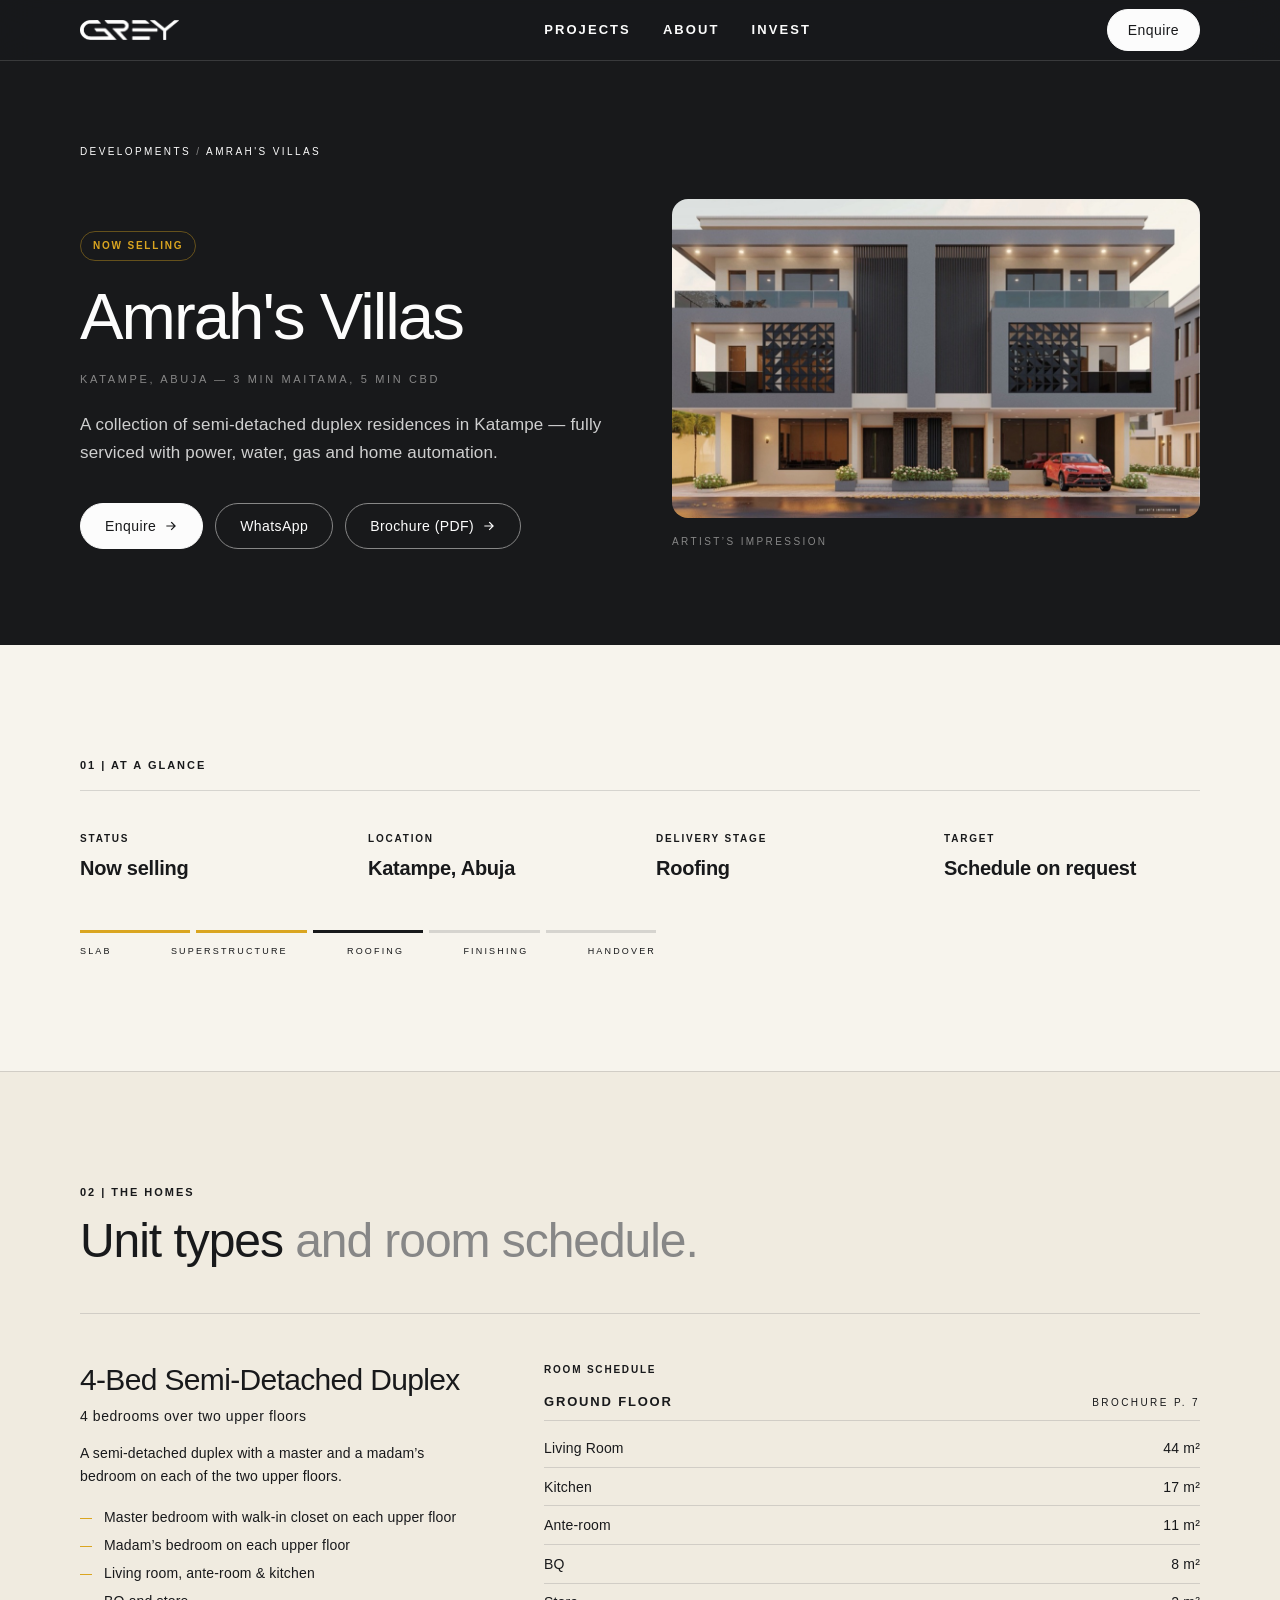
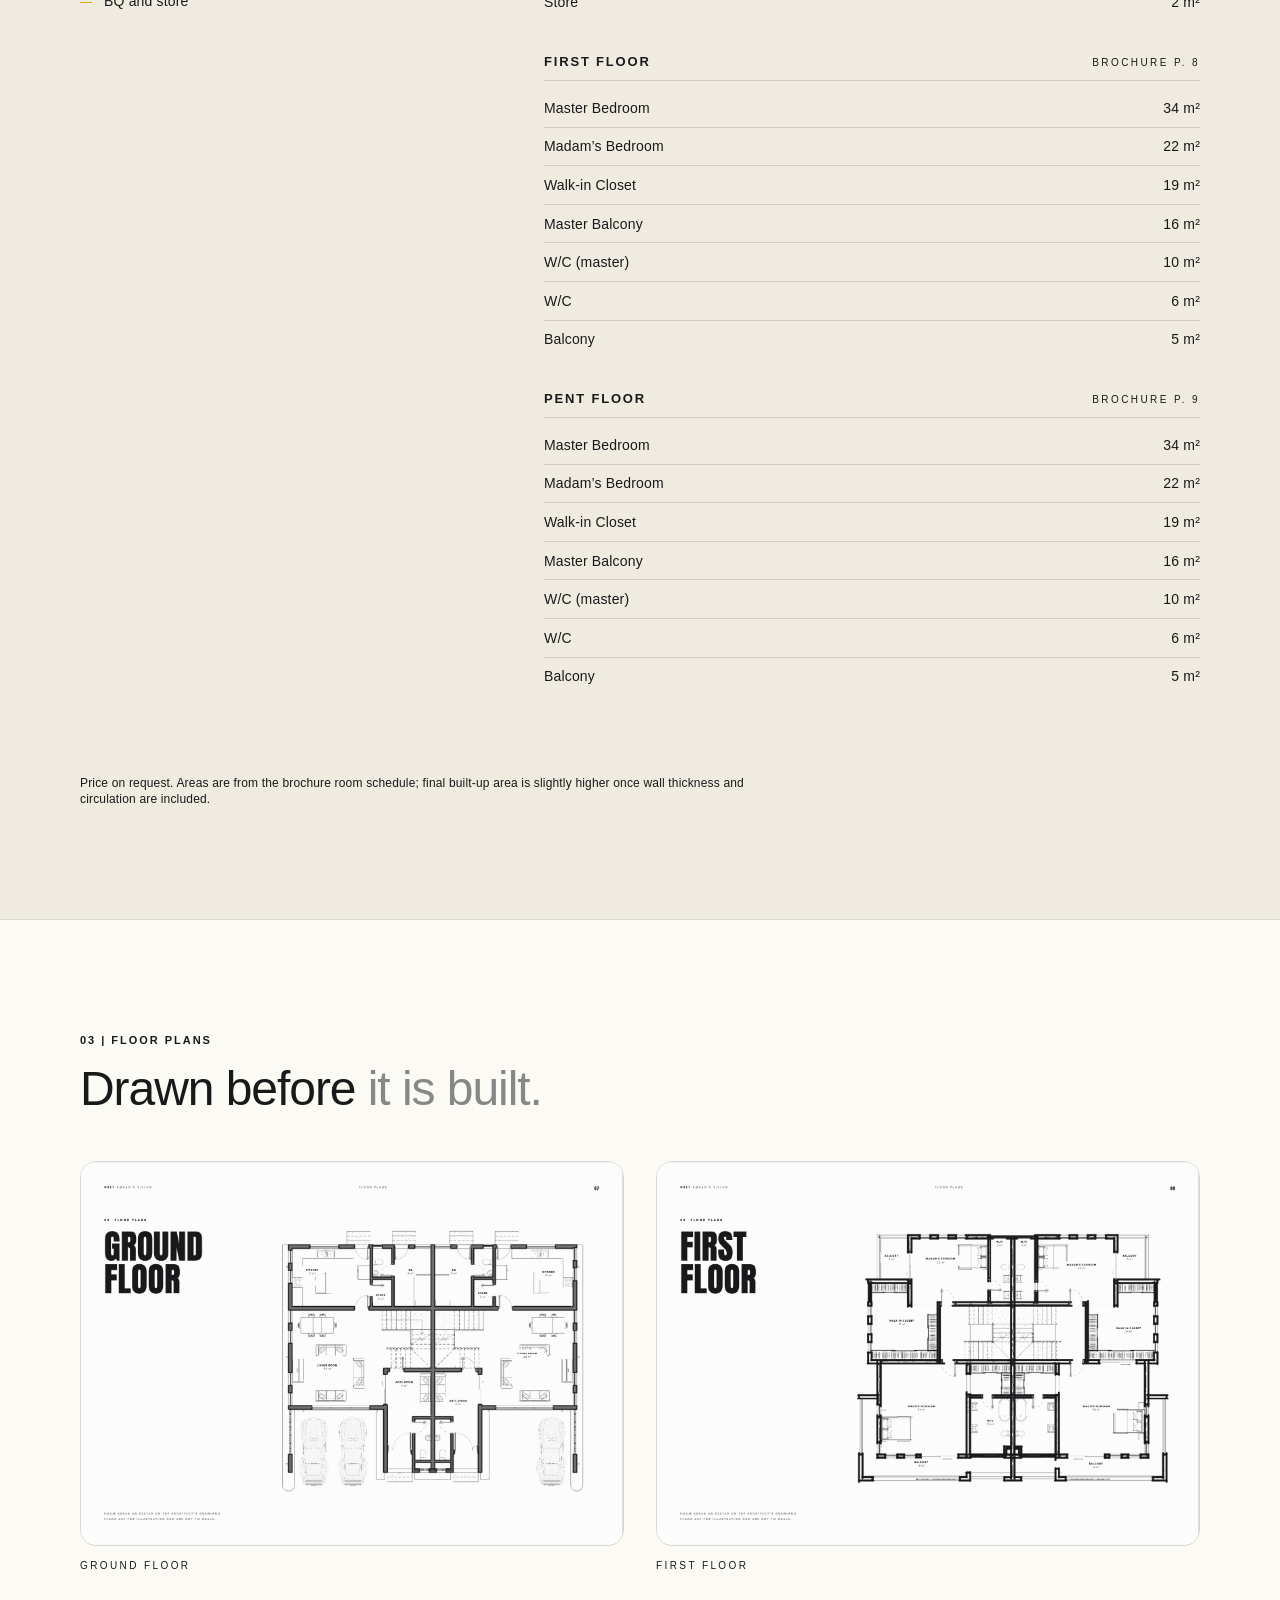
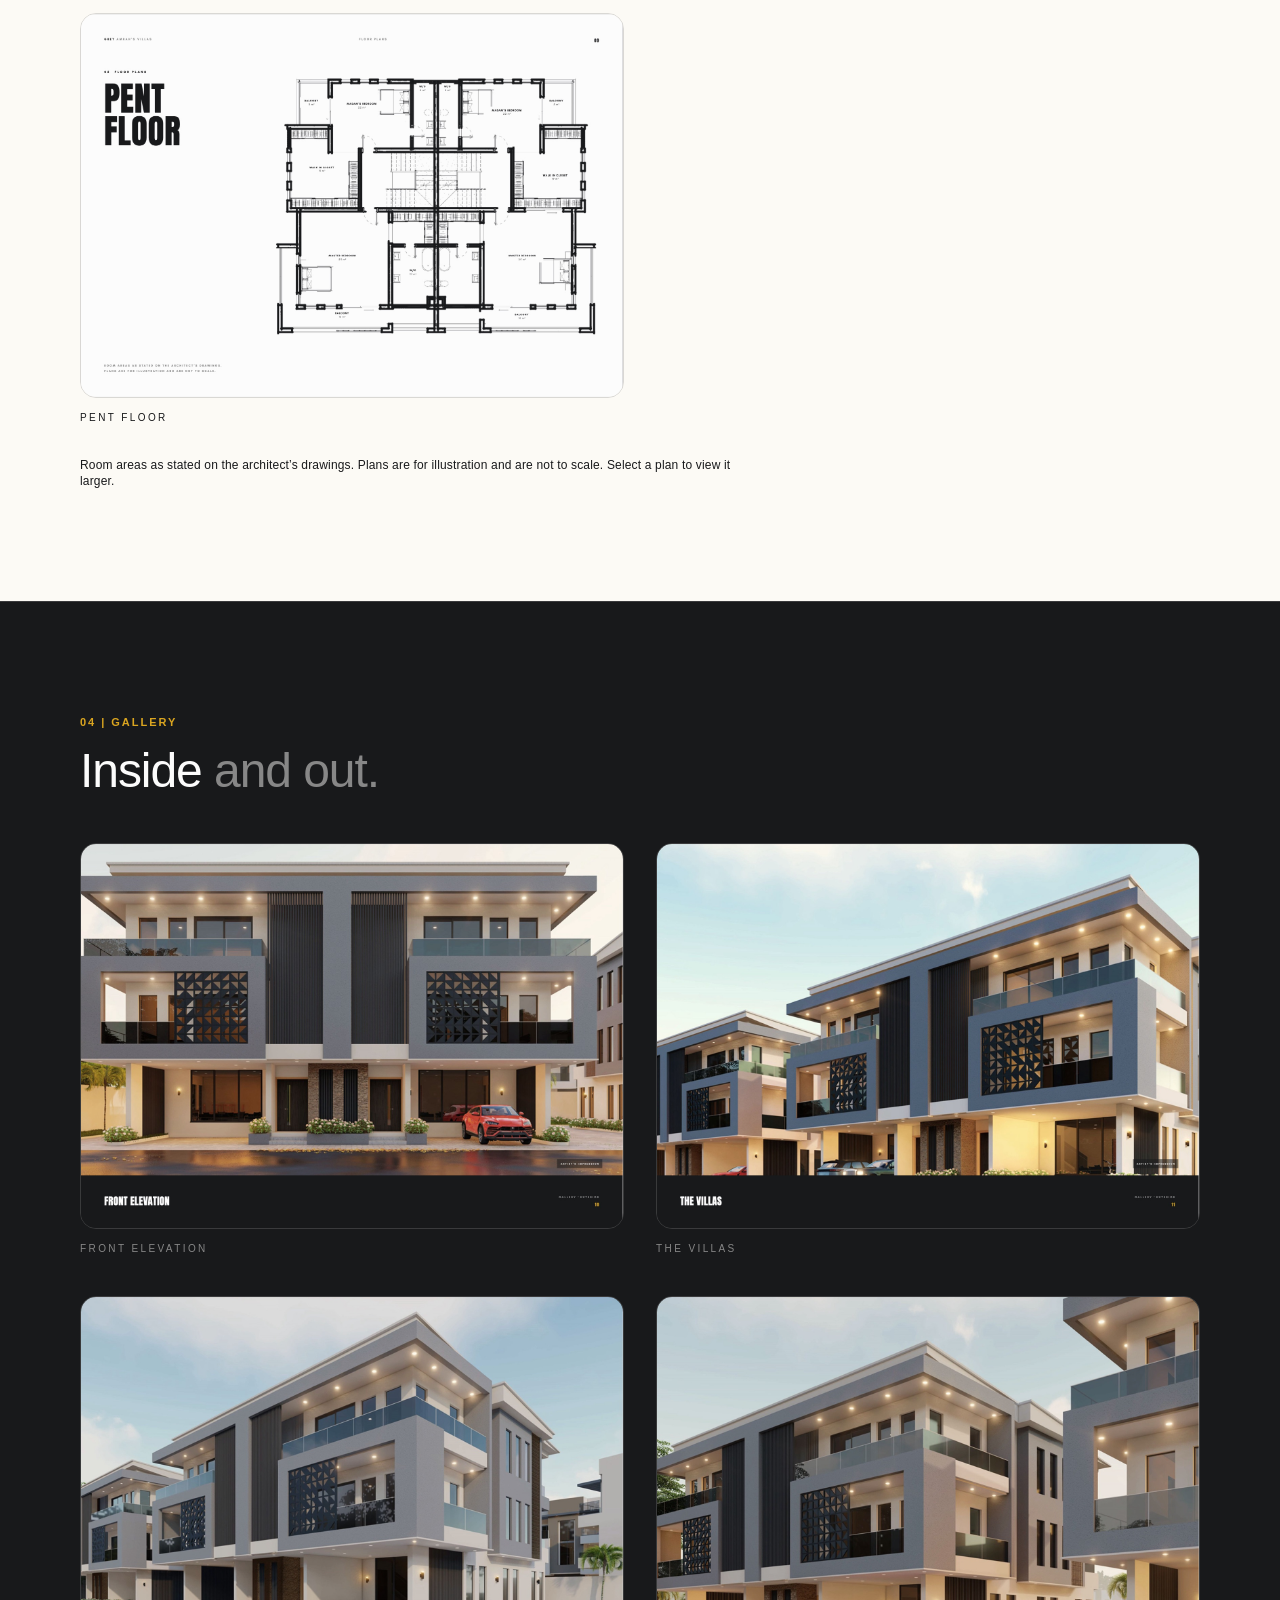
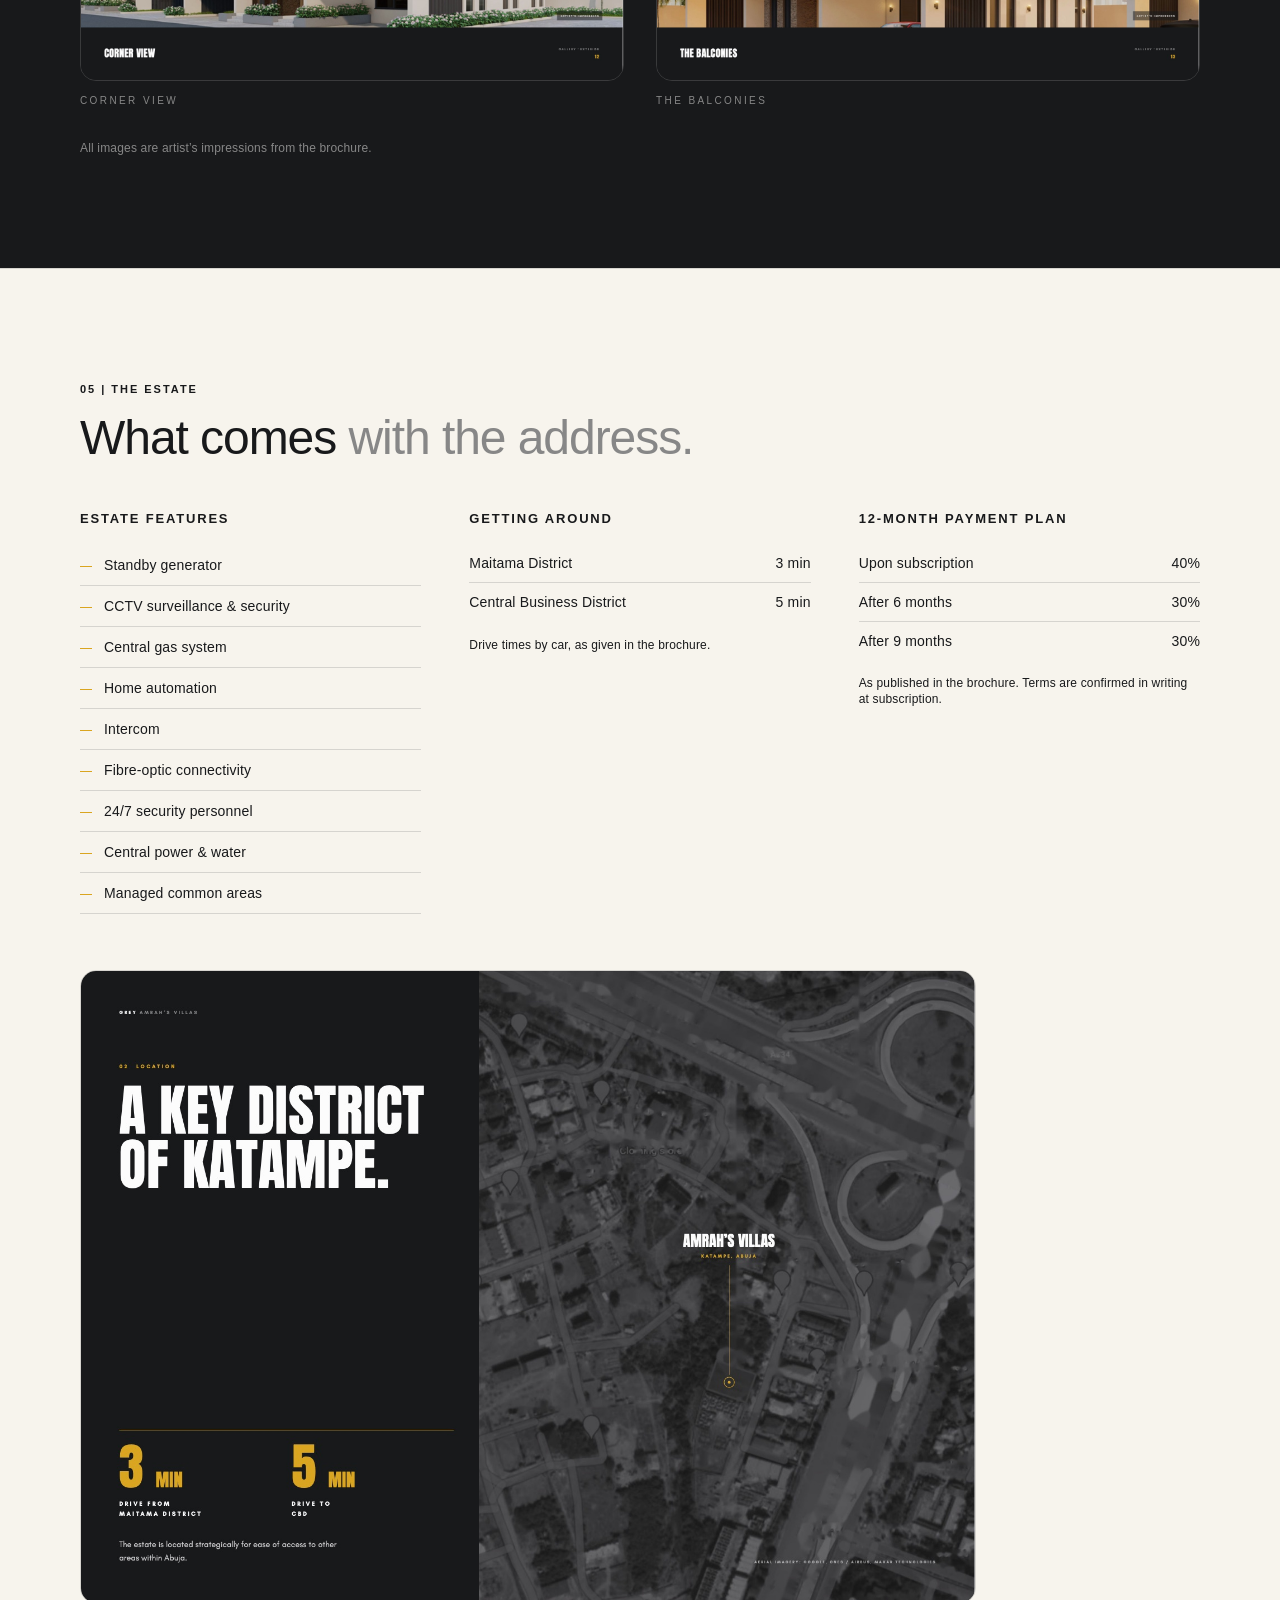
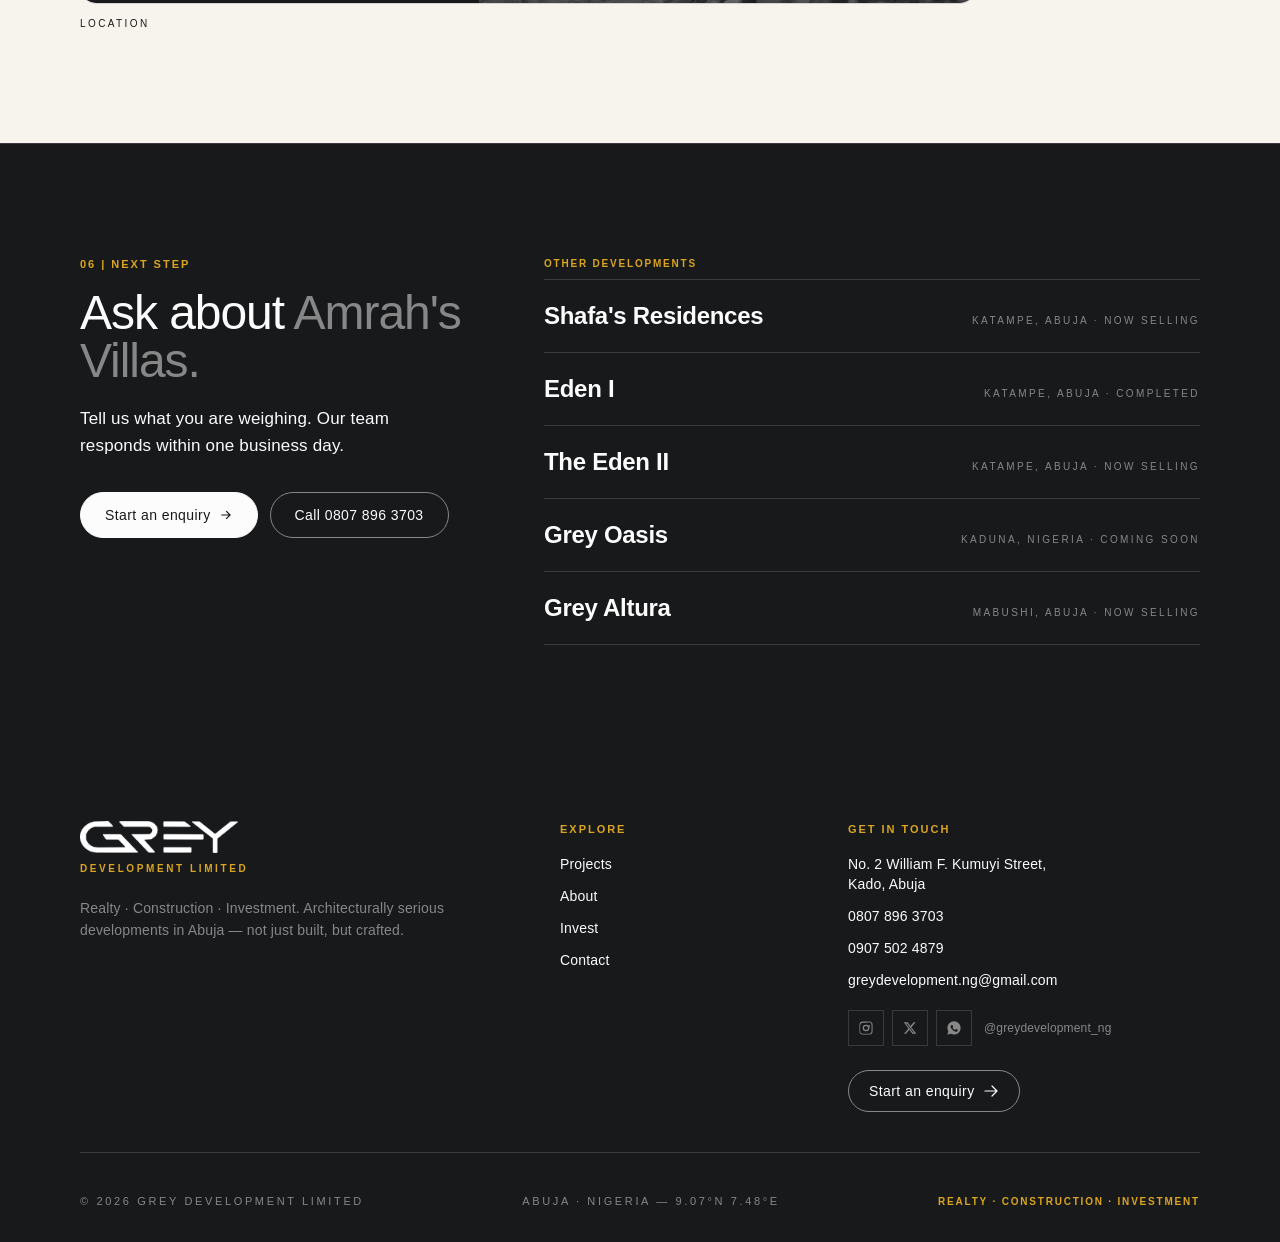
<file: developments/amrahs-villas/index.html>
<!DOCTYPE html>
<html lang="en" class="scroll-smooth">
<head>
  <!-- GENERATED by build_pages.py from index.html - edit that, then run ./build.sh -->
  <meta charset="UTF-8" />
  <meta name="viewport" content="width=device-width, initial-scale=1.0" />
  <title>Amrah&#x27;s Villas — Katampe, Abuja | GREY Development Limited</title>
  <meta name="description" content="A collection of semi-detached duplex residences in Katampe — fully serviced with power, water, gas and home automation." />
  <meta property="og:title" content="Amrah&#x27;s Villas — Katampe, Abuja" />
  <meta property="og:description" content="A collection of semi-detached duplex residences in Katampe — fully serviced with power, water, gas and home automation." />
  <meta property="og:image" content="https://greydevelopmentng.com/assets/projects/view-amrahs-villas-1100.jpg" />
  <meta property="og:url" content="https://greydevelopmentng.com/developments/amrahs-villas/" />
  <meta property="og:type" content="website" />
  <meta property="og:site_name" content="GREY Development Limited" />
  <meta name="twitter:card" content="summary_large_image" />
  <meta name="theme-color" content="#18191B" />
  <link rel="canonical" href="https://greydevelopmentng.com/developments/amrahs-villas/" />
  <script type="application/ld+json">
{
  "@context": "https://schema.org",
  "@graph": [
    {
      "@type": "WebPage",
      "@id": "https://greydevelopmentng.com/developments/amrahs-villas/",
      "url": "https://greydevelopmentng.com/developments/amrahs-villas/",
      "name": "Amrah's Villas — Katampe, Abuja | GREY Development Limited",
      "description": "A collection of semi-detached duplex residences in Katampe — fully serviced with power, water, gas and home automation.",
      "primaryImageOfPage": "https://greydevelopmentng.com/assets/projects/view-amrahs-villas-1100.jpg",
      "isPartOf": {
        "@id": "https://greydevelopmentng.com/#org"
      }
    },
    {
      "@type": "BreadcrumbList",
      "itemListElement": [
        {
          "@type": "ListItem",
          "position": 1,
          "name": "Home",
          "item": "https://greydevelopmentng.com/"
        },
        {
          "@type": "ListItem",
          "position": 2,
          "name": "Developments",
          "item": "https://greydevelopmentng.com/#projects"
        },
        {
          "@type": "ListItem",
          "position": 3,
          "name": "Amrah's Villas",
          "item": "https://greydevelopmentng.com/developments/amrahs-villas/"
        }
      ]
    }
  ]
}
  </script>
  <link rel="icon" href="data:image/svg+xml,%3Csvg%20xmlns='http://www.w3.org/2000/svg'%20viewBox='0%200%2032%2032'%3E%3Crect%20width='32'%20height='32'%20rx='6'%20fill='%2318191B'/%3E%3Ctext%20x='16'%20y='23'%20font-family='Century%20Gothic,Arial,sans-serif'%20font-size='21'%20font-weight='800'%20fill='%23DAA520'%20text-anchor='middle'%3EG%3C/text%3E%3C/svg%3E" />
  <script>document.documentElement.classList.add('js');</script>
  <style>
    /* ============================================================
       GREY — Brand Identity Guidelines, Volume One, Issue 2.0
       §03 Colour · §04 Typography · §10 Digital · §12 The Seven Tests

       FOUR COLOURS, and nothing else is used:
         Charcoal #18191B 60%  — the ground of the identity; never a flat black
         Grey     #878787 25%  — captions, labels, hairlines, icons, data series
         Off White #FCFCFC 10% — type on Charcoal; paper ground
         Gold     #DAA520  5%  — one rule, one word, one action. NEVER EXCEEDS 5%.
       Authorised tints: Gold 60 / 30 / 15 and Grey 30. No others.
       Gold lives on Charcoal (7.9:1). On light grounds it appears only as a rule,
       edge or foil — never as text (2.2:1). Radius 0 everywhere. No shadows.

       RECORDED DEVIATIONS (owner-directed, not manual-sanctioned):
         1. Ground. §03 makes Charcoal the ground of every primary application.
            This site is a hybrid: Charcoal carries the header, hero, pull-quote,
            portfolio, investment data, CTA and footer; a warm light ground carries
            the reading sections. Proportion is held at roughly 60/25/10/5.
         2. Light ground tone. The warm cream below is not Off White #FCFCFC.
         3. Type sizes. §04 sets H3 at 20/26; card labels here run smaller to fit
            the grid. Faces, weights, caps and tracking follow §04 exactly.
       ============================================================ */
    :root {
      color-scheme: light;
      /* The four */
      --charcoal:#18191B; --grey:#878787; --offwhite:#FCFCFC; --gold:#DAA520;
      /* Authorised tints */
      --gold-60:rgba(218,165,32,.60); --gold-30:rgba(218,165,32,.30); --gold-15:rgba(218,165,32,.15);
      --grey-30:rgba(135,135,135,.30);
      /* Warm light ground (deviation 2) */
      --ground:#F7F4ED; --ground-2:#F0EBE0; --panel-bg:#FCFAF5;
      /* Legacy aliases — every one resolves to a colour above */
      --void:#18191B;
      --void-72:#18191B; --void-64:#18191B; --void-40:#878787; --void-14:rgba(135,135,135,.30);
      --gold-soft:#DAA520; --gold-deep:#18191B;
      --ow-80:rgba(252,252,252,.80); --ow-64:#878787; --ow-14:rgba(135,135,135,.30);
      /* Radius — DEVIATION from §10 ("Radius 0 px, no rounded corners anywhere"),
         adopted at the owner's direction to match the SOLEN reference. */
      --r-card:14px; --r-img:16px; --r-pill:999px; --r-chip:10px;
      /* §10 — 8px base spacing scale */
      --s1:8px; --s2:16px; --s3:24px; --s4:40px; --s5:64px; --s6:104px;
    }
    html, body { background-color: var(--ground); }
    /* §10 — Body: Glacial 17px / 1.65, 620px measure */
    body { font-family:'Century Gothic','URW Gothic','Avant Garde','Avenir Next','Avenir','Segoe UI',Arial,sans-serif;
           color: var(--charcoal); -webkit-font-smoothing: antialiased;
           font-size:17px; line-height:1.65; letter-spacing:.01em; font-weight:400; }
    /* §04/§10 — measure: body never exceeds 68 characters (620px at 17px).
       Applied through the layout's own max-w utilities, not a blanket rule on <p>,
       which would re-anchor centred paragraphs to the left of their 68ch box. */

    ::selection { background: var(--gold); color: var(--void); }

    ::-webkit-scrollbar { width:8px; }
    ::-webkit-scrollbar-track { background: var(--ground); }
    ::-webkit-scrollbar-thumb { background: var(--void-14); border-radius:99px; border:2px solid var(--ground); }
    ::-webkit-scrollbar-thumb:hover { background: var(--gold); }

    /* Focus — 2px ring: Void on Off White, gold on Void (§10) */
    a:focus-visible, button:focus-visible, input:focus-visible,
    select:focus-visible, textarea:focus-visible {
      outline:2px solid var(--gold); outline-offset:2px; border-radius:0;
      /* Gold is 2.2:1 on the light ground, below WCAG 1.4.11's 3:1 for a UI
         boundary, so a 1px Charcoal edge carries the contrast the gold cannot.
         The gold ring itself is never removed. */
      box-shadow:0 0 0 1px var(--charcoal), 0 0 0 4px var(--charcoal);
    }
    .on-void a:focus-visible, .on-void button:focus-visible,
    #siteHeader a:focus-visible, #siteHeader button:focus-visible {
      outline-color: var(--gold); box-shadow:none;  /* 7.9:1 unaided on Charcoal */
    }

    /* ---- Type (§04) ----
       Anton -> Century Gothic for display (owner-directed; see deviation 8).
       One weight; hierarchy comes from size and space, not boldness.
       Glacial -> Century Gothic for everything else.
       Tracking increases as size decreases — never the reverse. */
    /* DEVIATION from §04 ("always uppercase"): display is set in sentence case to
       match the SOLEN reference. Face, single weight and the size-driven hierarchy
       all still follow §04. */
    .display { font-family:'Century Gothic','URW Gothic','Avant Garde','Avenir Next','Avenir','Segoe UI',Arial,sans-serif; font-weight:500;
               text-transform:none; letter-spacing:-.022em; line-height:1.08;
               color: var(--charcoal); }
    .display--hero { font-weight:500; letter-spacing:-.03em; line-height:1.02; text-wrap:balance;
      /* Fluid, so the headline never jumps size at a breakpoint. The stepped
         text-[2.65rem] sm:text-7xl went 42px -> 72px at 640px, which wrapped to four
         cramped lines on tablets and large phones in landscape. Tracks ~40px at 375px
         up to the 88px display size at 1440px and holds there. */
      font-size: clamp(2rem, 1.2rem + 3.6vw, 4.25rem); }
    /* Short viewports — landscape phones and the 568px-tall iPhone SE. The hero has to
       seat a fixed 80px header, a two-line headline, a sub-line and the search bar in
       under 300px of usable height, so the type and the gaps step down. Without this the
       search bar falls below the fold and the section overflows by 30-60px. */
    @media (max-height: 620px) {
      #home { padding-top: 5rem; }
      #home .display--hero { font-size: clamp(1.75rem, 1rem + 3vw, 2.75rem); line-height: 1.06; }
      #home .hero-body { padding-top: .5rem; padding-bottom: .5rem; }
      #home h2 + p { margin-top: .6rem; font-size: .8125rem; line-height: 1.5; }
      #heroSearch { margin-top: 1rem; }
    }
    /* Two-tone headline — the de-emphasised half takes Grey. On Charcoal that is
       4.9:1; on the cream ground Grey only clears 3:1, so it is used there at 24px+
       only, which every .display size satisfies. */
    .dim { color: var(--grey); }
    /* H2 32/36 +0.03em; H1 48/50 +0.02em; Display 72/72 +0.01em */
    .display.text-xl, .display.text-lg { font-weight:600; letter-spacing:-.012em; }
    /* Caption — Glacial Bold, caps, 11/17 +0.18em. Charcoal on light; Gold on Charcoal. */
    .eyebrow { font-weight:700; font-size:11px; line-height:1.55; letter-spacing:.18em;
               text-transform:uppercase; color: var(--charcoal); }
    .on-void .eyebrow, #siteHeader .eyebrow { color: var(--gold); }
    /* Micro — Glacial Bold, caps, 9/14 +0.24em.
       §04: never letterspace lowercase body text, so the micro tracking is applied
       only where the text is actually set in capitals. */
    .mono { letter-spacing:.04em; font-variant-numeric: tabular-nums; }
    .mono.uppercase, .mono.tracking-wide, .mono.tracking-wider, .eyebrow.mono { letter-spacing:.24em; }
    .tnum { font-variant-numeric: tabular-nums; }
    /* Tagline — Glacial Italic in Gold, 24/30, tracking 0. One per composition,
       and only on Charcoal, where Gold is legal as type. */
    .quote { font-family:'Century Gothic','URW Gothic','Avenir Next','Avenir','Segoe UI',Arial,sans-serif; font-style: italic;
             font-weight:400; letter-spacing:0; line-height:1.25; }
    .on-void .quote { color: var(--gold); }
    /* Statement — Glacial, for sentences past Anton's 8-word cap. */
    .statement { font-weight:400; font-size:clamp(1.25rem,2.2vw,1.75rem); line-height:1.42;
                 letter-spacing:.01em; color: var(--charcoal); }
    .on-void .statement { color: var(--offwhite); }
    /* H3 — Glacial Bold, caps, +0.14em (size reduced from §04's 20/26 to fit the grid) */
    .h3 { font-weight:600; font-size:13px; line-height:1.45; letter-spacing:.14em;
          text-transform:uppercase; color: var(--charcoal); }
    .on-void .h3 { color: var(--offwhite); }
    /* Two-tone headline (SOLEN reference): the second clause drops to Grey.
       Every .display size is 30px+, so Grey's 3.4:1 on cream clears the 3:1
       large-text threshold; on Charcoal it is 4.9:1. */
    .gradword, .text-bronze-grad { color: var(--grey); -webkit-text-fill-color: var(--grey); }
    .accent-gold { color: var(--gold); }

    /* ---- Void bands (header, pull-quote, footer) ---- */
    .on-void { background: var(--void); }
    .on-void .display, .on-void .text-porcelain { color: var(--offwhite); }
    .on-void .text-body { color: var(--offwhite); }
    .on-void .text-muted, .on-void .text-slate, .on-void .text-stone { color: var(--ow-64); }
    .on-void .border-line, .on-void .border-t, .on-void .border-b { border-color: var(--ow-14); }
    .on-void .bg-line, .on-void .h-px { background-color: var(--ow-14); }
    .text-goldsoft { color: var(--gold-soft); }
    /* Mobile menu sits inside the Void header */
    #mobileMenu { background: rgba(24,25,27,.97); border-top-color: var(--ow-14); }
    #mobileMenu a:not(.btn) { color: var(--grey); }
    #mobileMenu a:not(.btn):hover { color: var(--offwhite); }
    #mobileMenu .border-line { border-color: var(--ow-14); }


    /* Rounded geometry (SOLEN reference) */
    .zoomable, .zoomable img, .r-img { border-radius: var(--r-img); overflow:hidden; }
    #projectGrid article, #projects article, .glass, .glass-strong,
    .modal-panel, .fab-item, .hero-card, .hero-picks { border-radius: var(--r-card); }
    .hero-picks { overflow:hidden; }
    .utab, .filter-chip { border-radius: var(--r-pill); }

    /* ---- Components on a Charcoal ground (§10: Charcoal panels, hairline Grey
       borders; Gold marks the one figure the user came for, everything else Grey) ---- */
    .on-void .bg-panel, .on-void .bg-ink, .on-void .bg-ink2 { background: transparent; }
    .on-void .utab { color: var(--grey); border-color: var(--grey-30); }
    .on-void .utab:hover { color: var(--offwhite); border-color: var(--grey); }
    .on-void .utab[aria-selected="true"] { color: var(--charcoal); background: var(--offwhite); border-color: var(--offwhite); }
    .on-void .filter-chip { color: var(--grey); border-color: var(--grey-30); }
    .on-void .filter-chip:hover { color: var(--offwhite); border-color: var(--grey); }
    .on-void .filter-chip[aria-pressed="true"] { color: var(--charcoal); background: var(--offwhite); border-color: var(--offwhite); }
    .on-void .uspec { border-bottom-color: var(--grey-30); }
    .on-void .uspec dt { color: var(--grey); }
    .on-void .uspec dd { color: var(--offwhite); }
    .on-void .dd { border-bottom-color: var(--grey-30); }
    .on-void .dd-ico { color: var(--grey); }
    .on-void .btn-primary { background: var(--offwhite); color: var(--charcoal); border-color: var(--offwhite); }
    .on-void .btn-primary:hover { background:#E3E3E3; border-color:#E3E3E3; }
    .on-void .btn-secondary { color: var(--offwhite); border-color: var(--grey); background: transparent; }
    .on-void .btn-secondary:hover { background: var(--gold-15); color: var(--offwhite); border-color: var(--gold); }
    .on-void .measure { background: var(--grey); }
    .on-void .group:hover .measure { background: var(--gold); }
    .on-void a:not(.btn):not([aria-label]) { color: var(--offwhite); }

    /* ---- Buttons (§10): square, no radius, GOLD NEVER FILLS ---- */
    .btn { border-radius:0; font-weight:500; letter-spacing:.03em; cursor:pointer;
           transition: background-color 240ms cubic-bezier(.4,0,.2,1), color 240ms cubic-bezier(.4,0,.2,1),
                       border-color 240ms cubic-bezier(.4,0,.2,1), opacity 240ms ease; }
    .btn-primary   { background: var(--void); color: var(--offwhite); border:1px solid var(--void); }
    .btn-primary:hover  { background:#26272A; border-color:#26272A; }
    .btn-primary:active { background:#34363A; border-color:#34363A; }
    .btn-secondary { background: transparent; color: var(--gold-deep); border:1px solid var(--gold-deep); }
    .btn-secondary:hover { background: var(--gold-15); color: var(--gold-deep); border-color: var(--gold-deep); }
    /* On Void grounds (hero over photography, footer) */
    /* Primary CTA on the Charcoal bands. Off White fill, Charcoal type — 17.1:1,
       the loudest pairing in the palette.
       It is NOT gold: a filled gold button is 13.7% of a short band at 375px, and
       §03's 5% ceiling is "the single most important colour rule". Gold stays the
       accent — the eyebrow, the active-nav underline, the rules, the one figure. */
    .btn-invert    { background: var(--offwhite); color: var(--charcoal); border:1px solid var(--offwhite); }
    .btn-invert:hover { background:#E3E3E3; border-color:#E3E3E3; }
    .btn-invert:active { background:#CFCFCF; border-color:#CFCFCF; }
    .btn-invert-secondary { background: transparent; color: var(--offwhite); border:1px solid var(--grey); }
    .btn-invert-secondary:hover { border-color: var(--gold); color: var(--gold); }
    /* Pill geometry (SOLEN reference) — overrides the square .btn above. */
    .btn { border-radius: var(--r-pill); }
    .btn-pill-sm { padding:.55rem 1.1rem; font-size:.8rem; }
    .circ { width:2.5rem; height:2.5rem; border-radius:50%; display:grid; place-items:center;
            border:1px solid var(--grey); background:transparent; color:inherit; cursor:pointer;
            transition: border-color .16s ease, color .16s ease, background-color .16s ease; }
    .circ:hover { border-color: var(--gold); color: var(--gold); }
    .btn[disabled] { opacity:.6; cursor:wait; }

    /* Hero nav reveal — over the hero the bar carries only the wordmark and the
       menu button; the links, the Enquire pill and the Charcoal ground fade in
       after 80px of scroll (§10). */
    #siteHeader:not(.scrolled) .nav-reveal { opacity:0; pointer-events:none; transform: translateY(-8px); }
    .nav-reveal { transition: opacity .32s ease, transform .32s cubic-bezier(.4,0,.2,1); }
    /* The links are hidden over the hero, so the menu button has to be reachable at
       every width there — otherwise the desktop hero offers no navigation at all. */
    @media (min-width:1024px){
      #siteHeader:not(.scrolled) #menuBtn { display:inline-flex; }
      #mobileMenu:not(.hidden) { display:block; }
    }

    /* ---- Hero slideshow ----
       Cross-fade between featured developments, with a slow 6% drift on the visible
       one. The drift is a transition, not an animation, so a slide leaving does not
       snap back to scale 1 while it is still fading out. prefers-reduced-motion: no
       drift, an instant cut, and the show starts paused (see the script). */
    .hero-slide { position:absolute; inset:0; width:100%; height:100%; object-fit:cover; object-position:center;
                  opacity:0; transform: scale(1); transition: opacity 1.4s ease, transform 9s linear; }
    .hero-slide.is-active { opacity:1; }
    #home.is-playing .hero-slide.is-active { transform: scale(1.06); }
    .hero-pick { position:relative; display:flex; align-items:flex-start; gap:.9rem; padding:.95rem 1.25rem 1.05rem;
                 border-top:1px solid rgba(252,252,252,.12); transition: background-color .3s ease; }
    .hero-picks > .hero-pick:first-of-type { border-top:0; }
    .hero-pick:hover, .hero-pick.is-active { background: rgba(252,252,252,.05); }
    .hero-pick-bar { position:absolute; left:0; right:0; bottom:0; height:2px; }
    .hero-pick-bar i { display:block; height:100%; width:0; background: var(--gold); }
    .hero-pick.is-active .hero-pick-bar i { width:100%; }
    #home.is-playing .hero-pick.is-active .hero-pick-bar i { animation: pickFill var(--hero-dur, 7s) linear both; }
    @keyframes pickFill { from { width:0; } to { width:100%; } }
    #heroPause .ico-play { display:none; }
    #heroPause[aria-pressed="true"] .ico-play { display:block; }
    #heroPause[aria-pressed="true"] .ico-pause { display:none; }
    @media (prefers-reduced-motion: reduce) {
      .hero-slide { transition:none; }
      #home.is-playing .hero-slide.is-active { transform:none; }
    }

    /* ---- Image viewer (development pages): a native <dialog>, so focus is trapped and
       Escape closes it without script. Without script the links simply open the image. */
    .lb { border:0; padding:0; margin:0; background:transparent; color: var(--offwhite);
          width:100vw; height:100dvh; max-width:none; max-height:none; overflow:hidden; }
    .lb::backdrop { background: rgba(24,25,27,.95); }
    .lb figure { margin:0; height:100%; display:flex; flex-direction:column; align-items:center; justify-content:center;
                 gap:1rem; padding:4.5rem 5.5rem 1.5rem; }
    .lb img { max-width:100%; max-height:calc(100dvh - 9rem); width:auto; height:auto; object-fit:contain; border-radius:10px; }
    .lb figcaption { display:flex; gap:1.25rem; font-size:11px; letter-spacing:.18em; text-transform:uppercase; }
    .lb figcaption .n { color: var(--grey); font-variant-numeric: tabular-nums; }
    .lb button { position:absolute; width:2.75rem; height:2.75rem; border-radius:50%; display:grid; place-items:center;
                 border:1px solid rgba(252,252,252,.3); background: rgba(24,25,27,.6); color: var(--offwhite); cursor:pointer;
                 transition: border-color .16s ease, color .16s ease; }
    .lb button:hover { border-color: var(--gold); color: var(--gold); }
    .lb .x { top:1rem; right:1rem; } .lb .prev { left:1rem; top:50%; margin-top:-1.375rem; } .lb .next { right:1rem; top:50%; margin-top:-1.375rem; }
    @media (max-width:640px){
      .lb figure { padding:4.5rem 1rem 5rem; }
      .lb .prev, .lb .next { top:auto; bottom:1rem; margin-top:0; }
    }

    /* Scroll cue — a hairline rule and a word, as in the reference */
    .scrollcue { display:flex; flex-direction:column; align-items:center; gap:.65rem; }
    .scrollcue .rule { width:1px; height:40px; background: linear-gradient(to bottom, transparent, var(--offwhite)); }

    /* Header — Void bar; compacts after 80px (§10 motion: fade + 8px slide) */
    .t-std { transition: all 240ms cubic-bezier(.4,0,.2,1); }
    .t-micro { transition: all 160ms cubic-bezier(.4,0,.2,1); }
    #siteHeader .eyebrow { color: var(--gold-soft); }
    /* Off White, not Grey: the bar is 92% opaque, so Grey composites to 3.97:1 at
       13px — under 4.5:1. The active item is distinguished by §10's gold underline
       rather than by colour. */
    #siteHeader nav ul a { color: var(--offwhite); }
    #siteHeader nav ul a:hover { color: var(--gold); }
    #siteHeader nav ul a.nav-active { color: var(--offwhite); }
    #siteHeader #menuBtn { color: var(--offwhite); border-color: rgba(252,252,252,.22); }
    #siteHeader.scrolled { background: rgba(24,25,27,.74); backdrop-filter: blur(22px) saturate(1.5);
                           -webkit-backdrop-filter: blur(22px) saturate(1.5); border-bottom:1px solid var(--ow-14); }
    .nav-active { color: var(--offwhite); position: relative; }
    .nav-active::after { content:""; position:absolute; left:0; right:0; bottom:-6px; height:1px; background: var(--gold); }
    .navbar-inner { transition: height .3s cubic-bezier(.4,0,.2,1); }
    #siteHeader.scrolled .navbar-inner { height: 3.75rem; }
    .nav-logo { transition: height .25s ease; }
    #siteHeader.scrolled .nav-logo { height: 1.25rem; }
    .nav-desc { max-height:1rem; overflow:hidden; transition: opacity .2s ease, max-height .3s ease, margin-top .3s ease; }
    #siteHeader.scrolled .nav-desc { opacity:0; max-height:0; margin-top:0; }

    /* Hairline rule that extends on hover — structural, not decorative */
    .measure { height:1px; width:2rem; background: var(--void-40);
               transition: width .4s cubic-bezier(.4,0,.2,1), background-color .4s ease; }
    .group:hover .measure { width:3.5rem; background: var(--gold); }

    /* Panels — 1px hairline only, no fills or shadows */
    .glass { background: transparent; border:1px solid var(--void-14); }
    .glass-strong { background: var(--panel-bg); border:1px solid var(--void-14); }
    .on-void .glass, .on-void .glass-strong { background: transparent; border-color: var(--ow-14); }
    .rule-gold { height:1px; background: var(--gold); }

    /* Hero — photography with a graded panel so type clears 4.5:1 */
    .hero-img { object-fit: cover; object-position: center; }
    @media (max-width:640px){ .hero-img { object-fit: contain; } }
    .hero-scrim-b { background: linear-gradient(to top, rgba(24,25,27,.92) 0%, rgba(24,25,27,.82) 22%, rgba(24,25,27,.62) 45%, rgba(24,25,27,.36) 68%, rgba(24,25,27,0) 92%); }
    /* The headline and sub-line now sit top-left, so the left scrim carries most of
       the legibility budget. Off White needs ~0.68 coverage to hold 4.5:1 over a
       worst-case white pixel, and ~0.50 to hold 3:1 at display sizes. */
    .hero-scrim-l { background: linear-gradient(to right, rgba(24,25,27,.44) 0%, rgba(24,25,27,.30) 38%, rgba(24,25,27,.08) 70%, rgba(24,25,27,0) 88%); }
    .hero-scrim-t { background: linear-gradient(to bottom, rgba(24,25,27,.50) 0%, rgba(24,25,27,.16) 60%, rgba(24,25,27,0) 100%); }
    /* Bottom-left corner only: carries the sub-line and the search bar, which sit over
       the brightest part of the lower frame on the daylight slides. */
    .hero-scrim-corner { background: radial-gradient(85% 30% at 0% 100%, rgba(24,25,27,.55) 0%, rgba(24,25,27,.30) 50%, rgba(24,25,27,0) 100%); }
    /* Below 1024px the hero stacks and the text can fill most of its height, so the
       side scrim becomes a full-height one. */
    @media (max-width:1023px){
      .hero-scrim-l { background: linear-gradient(to top, rgba(24,25,27,.93) 0%, rgba(24,25,27,.80) 72%, rgba(24,25,27,.40) 90%, rgba(24,25,27,.18) 100%); }
    }

    /* Motion — fade + 8px slide only (§10). No scale, bounce or parallax. */
    .zoomable img { transition: opacity 600ms cubic-bezier(.4,0,.2,1), transform 1.2s cubic-bezier(.16,1,.3,1); }
    /* Sleek pass (owner-directed): a slow 4% image drift on hover. DEVIATION from §10's
       "no scale" - it is the one scale on the site, and reduced-motion removes it. */
    .group:hover .zoomable img, .gal:hover img { transform: scale(1.04); }
    .gal { overflow:hidden; border-radius: var(--r-img); }
    .gal img { transition: transform 1.2s cubic-bezier(.16,1,.3,1); }
    @media (prefers-reduced-motion: reduce){ .group:hover .zoomable img, .gal:hover img { transform:none; } }
    @keyframes heroIn { from { opacity:0; transform: translateY(18px); } to { opacity:1; transform:none; } }
    .js .hero-in { opacity:0; animation: heroIn 1.1s cubic-bezier(.16,1,.3,1) both; }

    #projects .zoomable { box-shadow: none; }
    #projects .zoomable::after { content:""; position:absolute; inset:0; z-index:1; pointer-events:none;
      background: linear-gradient(to top, rgba(24,25,27,.52) 0%, rgba(24,25,27,.10) 42%, rgba(24,25,27,0) 66%);
      transition: opacity .4s ease; }
    #projects .zoomable > span { z-index:2; }
    #projects article { transition: border-color .4s ease, transform .7s cubic-bezier(.16,1,.3,1), opacity .9s cubic-bezier(.16,1,.3,1); }
    /* Subtle: the hairline warms to a soft antique gold rather than flashing to full
       Metallic, and the lift is halved. */
    #projects article:hover { border-color: var(--gold-60); transform: translateY(-2px); }
    @media (prefers-reduced-motion: reduce){ #projects article:hover { transform:none; } }

    /* Reveal */
    .js .reveal { opacity:0; transform: translateY(18px); transition: opacity .9s cubic-bezier(.16,1,.3,1), transform .9s cubic-bezier(.16,1,.3,1); }
    .js .reveal.is-visible { opacity:1; transform:none; }
    .reveal[data-delay="1"]{ transition-delay:.1s; }
    .reveal[data-delay="2"]{ transition-delay:.2s; }
    .reveal[data-delay="3"]{ transition-delay:.3s; }

    /* Delivery timeline — gold marks progress as a rule, not a fill */
    .tl-seg { height:3px; flex:1 1 0; background: var(--void-14); transition: background-color .5s ease; }
    .tl-seg.is-done { background: var(--gold); }
    .tl-seg.is-active { background: var(--void); }
    .on-void .tl-seg { background: var(--ow-14); }
    .on-void .tl-seg.is-active { background: var(--offwhite); }

    /* Content links: text keeps full contrast on hover; a 1px gold rule grows underneath.
       (Gold is permitted on Off White as a rule, never as text.) */
    #contact a:not(.btn):not([aria-label]), footer a:not(.btn):not([aria-label]),
    .proj-empty a {
      background-image: linear-gradient(var(--gold), var(--gold));
      background-repeat: no-repeat; background-position: 0 100%; background-size: 0 1px;
      transition: background-size .24s cubic-bezier(.4,0,.2,1), color .16s ease;
      padding-bottom: 1px;
    }
    #contact a:not(.btn):not([aria-label]):hover, footer a:not(.btn):not([aria-label]):hover,
    .proj-empty a:hover { background-size: 100% 1px; }
    @media (prefers-reduced-motion: reduce){
      #contact a, footer a, .proj-empty a { transition: none; }
    }

    /* ---- Interactive delivery-model flow (§05 icons: 48-unit grid, 2-unit line, square ends;
       gold marks the ACTIVE icon only) ---- */
    .pflow { list-style:none; margin:0; padding:0; display:grid; gap:2.5rem; position:relative; }
    @media (min-width:768px){ .pflow { grid-template-columns:repeat(3,1fr); gap:2rem; } }
    .pstep { position:relative; padding-top:1.75rem; outline:none; }
    /* connector rail */
    .pstep::before { content:""; position:absolute; top:0; left:0; right:0; height:1px; background:var(--void-14);
                     transition: background-color .28s ease; }
    .pstep-node { position:absolute; top:-3px; left:0; width:7px; height:7px; background:var(--void-40);
                  transition: background-color .28s ease; }
    .pstep-icon { width:38px; height:38px; color:var(--void-40); flex:none;
                  transition: color .28s ease; }
    .pstep:hover::before, .pstep:focus::before, .pstep:focus-visible::before { background:var(--gold-60); }
    .pstep:hover .pstep-node, .pstep:focus .pstep-node, .pstep:focus-visible .pstep-node { background:var(--gold-deep); }
    .pstep:hover .pstep-icon, .pstep:focus .pstep-icon, .pstep:focus-visible .pstep-icon { color:var(--gold-deep); }
    .pstep:hover .h3, .pstep:focus .h3, .pstep:focus-visible .h3 { color:var(--void); }
    .pstep:focus-visible { outline:2px solid var(--void); outline-offset:8px; }
    .on-void .pstep::before { background:var(--ow-14); }
    .on-void .pstep-icon, .on-void .pstep-node { color:var(--ow-64); background:var(--ow-64); }

    /* ---- Unit explorer: tabs + room schedule ---- */
    .utab { font-weight:500; font-size:12px; letter-spacing:.1em; text-transform:uppercase; cursor:pointer;
      color:var(--void-64); border:1px solid var(--void-14); background:transparent; padding:.5rem .9rem;
      transition:color .16s ease, border-color .16s ease, background-color .16s ease; }
    .utab:hover { color:var(--void); border-color:var(--void-40); }
    .utab[aria-selected="true"] { color:var(--offwhite); background:var(--void); border-color:var(--void); }
    .uspec { display:flex; justify-content:space-between; gap:1rem; padding:.55rem 0; border-bottom:1px solid var(--void-14); }
    .uspec:last-child { border-bottom:0; }
    .uspec dt { color:var(--void-72); }
    .uspec dd { color:var(--void); font-variant-numeric:tabular-nums; white-space:nowrap; }

    /* ---- Due-diligence accordion ---- */
    .dd { border-bottom:1px solid var(--void-14); }
    .dd-head { width:100%; display:flex; align-items:center; justify-content:space-between; gap:1rem;
      padding:1.15rem 0; background:transparent; border:0; cursor:pointer; text-align:left; }
    .dd-ico { width:18px; height:18px; color:var(--void-40); flex:none;
      transition: transform .24s cubic-bezier(.4,0,.2,1), color .24s ease; }
    .dd-head:hover .dd-ico, .dd-head[aria-expanded="true"] .dd-ico { color:var(--gold); }
    .dd-head[aria-expanded="true"] .dd-ico { transform: rotate(45deg); }
    .dd-body { display:grid; grid-template-rows:0fr; transition: grid-template-rows .3s cubic-bezier(.4,0,.2,1); }
    .dd-body > * { overflow:hidden; min-height:0; }
    .dd.is-open .dd-body { grid-template-rows:1fr; }
    .dd.is-open .dd-body > * { padding-bottom:1.35rem; }
    @media (prefers-reduced-motion: reduce){ .dd-body { transition:none; } .dd-ico { transition:none; } }


    /* §10 / WCAG 1.4.11 — a control's boundary needs 3:1. Grey 30 is a decorative
       hairline (dividers, panel edges); every interactive edge takes full Grey,
       which clears 3:1 on the cream ground and 4.9:1 on Charcoal. */
    .utab, .filter-chip, .fab-item,
    input:not([type="checkbox"]):not([type="radio"]), select, textarea {
      border-color: var(--grey) !important;
    }
    .on-void .utab, .on-void .filter-chip { border-color: var(--grey) !important; }
    .utab[aria-selected="true"], .filter-chip[aria-pressed="true"] { border-color: var(--charcoal) !important; }
    .on-void .utab[aria-selected="true"], .on-void .filter-chip[aria-pressed="true"] { border-color: var(--offwhite) !important; }

    /* Portfolio filter chips */
    .filter-chip { font-weight:500; letter-spacing:.14em; text-transform:uppercase; cursor:pointer;
      color: var(--void-64); border:1px solid var(--void-14); background: transparent;
      transition: color .16s ease, border-color .16s ease, background-color .16s ease; }
    .filter-chip:hover { color: var(--void); border-color: var(--void-40); }
    .filter-chip[aria-pressed="true"] { color: var(--offwhite); background: var(--void); border-color: var(--void); }
    #projectGrid article { transition: opacity .28s ease, transform .28s cubic-bezier(.4,0,.2,1), border-color .28s ease; }
    #projectGrid article.filtering-out { opacity:0; transform: translateY(8px); }
    #projectGrid article.is-filtered-hidden { display:none; }
    .proj-empty { display:none; }
    .proj-empty.show { display:block; }

    /* Brochure modal — Off White panel, hairline, no shadow */
    .modal-root { position:fixed; inset:0; z-index:90; display:none; }
    .modal-root.open { display:block; }
    .modal-backdrop { position:absolute; inset:0; background: rgba(24,25,27,.82); opacity:0; transition: opacity .24s ease; }
    .modal-root.open .modal-backdrop { opacity:1; }
    .modal-panel { position:absolute; inset:0; margin:auto; width:min(1000px, calc(100vw - 2rem));
      height:min(88vh, calc(100vh - 2rem)); background: var(--panel-bg); border:1px solid var(--void-14);
      display:flex; flex-direction:column; opacity:0; transform: translateY(8px);
      transition: opacity .28s ease, transform .28s cubic-bezier(.4,0,.2,1); }
    .modal-root.open .modal-panel { opacity:1; transform:none; }
    @media (max-width:640px){ .modal-panel { width:100vw; height:100dvh; border:0; } }

    /* Floating quick-contact widget — Void fill, no shadow */
    #fab { position:fixed; right:1.25rem; bottom:1.25rem; z-index:80; display:flex; flex-direction:column; align-items:flex-end; gap:.6rem; }
    #fabMenu { display:flex; flex-direction:column; align-items:flex-end; gap:.55rem; opacity:0; transform: translateY(8px);
      pointer-events:none; transition: opacity .2s ease, transform .2s cubic-bezier(.4,0,.2,1); }
    #fab.open #fabMenu { opacity:1; transform:none; pointer-events:auto; }
    .fab-item { display:inline-flex; align-items:center; gap:.6rem; padding:.62rem .9rem; background: var(--panel-bg);
      border:1px solid var(--void-14); color: var(--void); font-size:.82rem; letter-spacing:.02em; white-space:nowrap;
      cursor:pointer; transition: border-color .16s ease, color .16s ease; }
    .fab-item:hover { border-color: var(--gold); }
    #fabToggle { width:3.25rem; height:3.25rem; display:grid; place-items:center; background: var(--void);
      color: var(--offwhite); cursor:pointer; border:1px solid var(--void);
      transition: background-color .16s ease, border-color .16s ease; }
    #fabToggle:hover { background:#26272A; border-color:#26272A; }
    #fab.open #fabToggle { background: var(--panel-bg); color: var(--void); border-color: var(--void-14); }
    #fab.fab-hidden { opacity:0; pointer-events:none; transform: translateY(14px); transition: opacity .3s ease, transform .3s ease; }

    .spinner { width:1rem; height:1rem; border:2px solid var(--grey-30); border-top-color: var(--charcoal);
      border-radius:50%; animation: spin .7s linear infinite; }
    @keyframes spin { to { transform: rotate(360deg); } }

    @media (prefers-reduced-motion: reduce) {
      html { scroll-behavior:auto; }
      .reveal { opacity:1 !important; transform:none !important; transition:none !important; }
      .js .hero-in { opacity:1 !important; animation:none !important; }
      #projectGrid article, .modal-panel, .modal-backdrop, #fabMenu, #fab { transition:none !important; }
      .spinner { animation-duration:1.4s; }
    }
  </style>
  <link rel="stylesheet" href="/assets/tailwind.css?v=d27de5d7" />
</head>

<body class="bg-ink text-body">
  <a href="#main" class="sr-only focus:not-sr-only focus:fixed focus:z-[100] focus:top-4 focus:left-4 focus:bg-void focus:text-offwhite focus:px-4 focus:py-2 focus:rounded-full">Skip to content</a>

  <header id="siteHeader" class="scrolled fixed top-0 inset-x-0 z-50 t-std">
    <nav class="mx-auto max-w-[1440px] px-5 sm:px-8 lg:px-20">
      <div class="navbar-inner flex items-center justify-between h-20">
        <a href="/" class="flex flex-col items-start justify-center leading-none min-h-[1.75rem]" aria-label="GREY Development Limited — home">
          <img src="/assets/grey-wordmark-white.png" alt="GREY" width="400" height="81" class="nav-logo h-6 sm:h-7 w-auto" />
          <span class="nav-desc eyebrow text-[9px] sm:text-[10px] mt-1.5 tracking-[0.26em]">Development Limited</span>
        </a>

        <ul class="nav-reveal hidden lg:flex items-center gap-8 text-[13px] uppercase tracking-[0.16em] font-bold text-stone">
          <li><a href="/#projects" class="t-micro hover:text-porcelain">Projects</a></li>
          <li><a href="/#about" class="t-micro hover:text-porcelain">About</a></li>
          <li><a href="/#invest" class="t-micro hover:text-porcelain">Invest</a></li>
        </ul>

        <div class="flex items-center gap-3">
          <a href="/#contact" class="nav-reveal hidden sm:inline-flex btn btn-invert items-center gap-2 px-5 py-2.5 text-sm">Enquire</a>
          <button id="menuBtn" class="lg:hidden inline-flex items-center justify-center w-11 h-11 rounded-full glass text-porcelain cursor-pointer" aria-label="Open menu" aria-expanded="false" aria-controls="mobileMenu">
            <svg id="menuIcon" xmlns="http://www.w3.org/2000/svg" class="w-6 h-6" fill="none" viewBox="0 0 24 24" stroke="currentColor" stroke-width="1.8" aria-hidden="true"><path stroke-linecap="round" stroke-linejoin="round" d="M3.75 6.75h16.5M3.75 12h16.5M3.75 17.25h16.5"/></svg>
          </button>
        </div>
      </div>
    </nav>

    <div id="mobileMenu" class="lg:hidden hidden glass-strong border-t border-line">
      <ul class="px-6 py-4 space-y-1 text-base">
        <li><a href="/#projects" class="mobile-link block py-3 border-b border-line/60 text-stone hover:text-porcelain uppercase tracking-[0.16em] text-sm">Projects</a></li>
        <li><a href="/#about" class="mobile-link block py-3 border-b border-line/60 text-stone hover:text-porcelain uppercase tracking-[0.16em] text-sm">About</a></li>
        <li><a href="/#invest" class="mobile-link block py-3 text-stone hover:text-porcelain uppercase tracking-[0.16em] text-sm">Invest</a></li>
      </ul>
      <div class="px-6 pb-6">
        <a href="/#contact" class="mobile-link btn btn-invert inline-flex w-full justify-center items-center px-5 py-3">Enquire</a>
      </div>
    </div>
  </header>

  <main id="main">
    <section class="on-void bg-void pt-28 sm:pt-36 pb-16 sm:pb-24">
      <div class="mx-auto max-w-[1440px] px-5 sm:px-8 lg:px-20">
        <nav aria-label="Breadcrumb" class="hero-in mono text-[10px] uppercase tracking-[0.18em] text-muted mb-10">
          <a href="/#projects" class="hover:text-gold t-micro">Developments</a> <span aria-hidden="true">/</span> <span class="text-offwhite">Amrah&#x27;s Villas</span>
        </nav>
        <div class="grid lg:grid-cols-2 gap-10 lg:gap-16 items-end">
          <div>
            <span class="hero-in inline-block eyebrow text-[10px] px-3 py-1.5 rounded-full border border-gold/40 text-gold" style="animation-delay:.08s">Now selling</span>
            <h1 class="hero-in display display--hero text-offwhite mt-6" style="animation-delay:.16s">Amrah&#x27;s Villas</h1>
            <p class="hero-in mono text-[11px] uppercase tracking-[0.18em] text-muted mt-5" style="animation-delay:.24s">Katampe, Abuja — 3 min Maitama, 5 min CBD</p>
            <p class="hero-in text-offwhite/80 mt-6 max-w-xl leading-relaxed" style="animation-delay:.32s">A collection of semi-detached duplex residences in Katampe — fully serviced with power, water, gas and home automation.</p>
            <div class="hero-in flex flex-wrap items-center gap-3 mt-9" style="animation-delay:.4s">
              <a href="/?interest=Amrah%27s%20Villas#contact" class="btn btn-invert inline-flex items-center gap-2 px-6 py-3 text-sm">Enquire <svg class="w-3.5 h-3.5" viewBox="0 0 24 24" fill="none" stroke="currentColor" stroke-width="2" stroke-linecap="square" aria-hidden="true"><path d="M5 12h14M13 6l6 6-6 6"/></svg></a>
              <a href="https://wa.me/2348078963703?text=Hello%20GREY%20Development%2C%20I%27d%20like%20to%20enquire%20about%20Amrah%27s%20Villas." target="_blank" rel="noopener" class="btn btn-invert-secondary inline-flex items-center gap-2 px-6 py-3 text-sm">WhatsApp</a>
              <a href="/assets/brochures/amrahs-villas-brochure.pdf" target="_blank" rel="noopener" class="btn btn-invert-secondary inline-flex items-center gap-2 px-6 py-3 text-sm">Brochure (PDF) <svg class="w-3.5 h-3.5" viewBox="0 0 24 24" fill="none" stroke="currentColor" stroke-width="2" stroke-linecap="square" aria-hidden="true"><path d="M5 12h14M13 6l6 6-6 6"/></svg></a>
            </div>
          </div>
          <figure class="hero-in" style="animation-delay:.3s">
            <div class="gal"><img src="/assets/projects/view-amrahs-villas-2000.jpg" width="2000" height="1208" srcset="/assets/projects/view-amrahs-villas-1100.jpg 1100w, /assets/projects/view-amrahs-villas-2000.jpg 2000w" sizes="(min-width:1024px) 46vw, 92vw" alt="Amrah&#x27;s Villas — front elevation of the semi-detached duplexes, Katampe, Abuja. Artist&#x27;s impression." fetchpriority="high" decoding="async" class="w-full h-auto block" /></div>
            <figcaption class="mono text-[10px] uppercase tracking-[0.18em] text-muted mt-4">Artist&rsquo;s impression</figcaption>
          </figure>
        </div>
      </div>
    </section>

    <section class="relative py-20 sm:py-28 bg-ink">
      <div class="mx-auto max-w-[1440px] px-5 sm:px-8 lg:px-20">
        <p class="reveal eyebrow text-[11px] mb-4">01 | At a glance</p>
        <dl class="reveal grid grid-cols-2 lg:grid-cols-4 gap-x-8 gap-y-10 border-t border-line pt-10" data-delay="1">
          <div><dt class="eyebrow text-[10px] mb-2">Status</dt><dd class="display text-xl text-porcelain">Now selling</dd></div>
          <div><dt class="eyebrow text-[10px] mb-2">Location</dt><dd class="display text-xl text-porcelain">Katampe, Abuja</dd></div>
          <div><dt class="eyebrow text-[10px] mb-2">Delivery stage</dt><dd class="display text-xl text-porcelain">Roofing</dd></div>
          <div><dt class="eyebrow text-[10px] mb-2">Target</dt><dd class="display text-xl text-porcelain" id="target" data-raw="OCT 2026" data-stage="2">Schedule on request</dd></div>
        </dl>
        <div class="reveal max-w-xl mt-12" data-delay="2">
          <div class="flex items-center gap-1.5" role="img" aria-label="Delivery progress: Roofing"><span class="tl-seg is-done"></span><span class="tl-seg is-done"></span><span class="tl-seg is-active"></span><span class="tl-seg"></span><span class="tl-seg"></span></div>
          <div class="hidden sm:flex justify-between mono text-[9px] uppercase tracking-[0.14em] text-muted mt-3" aria-hidden="true"><span>Slab</span><span>Superstructure</span><span>Roofing</span><span>Finishing</span><span>Handover</span></div>
        </div>
      </div>
    </section>

    <section class="relative py-20 sm:py-28 bg-ink2 border-t border-line">
      <div class="mx-auto max-w-[1440px] px-5 sm:px-8 lg:px-20">
        <p class="reveal eyebrow text-[11px] mb-4">02 | The homes</p>
        <h2 class="reveal display text-3xl sm:text-5xl text-porcelain mb-12">Unit types <span class="gradword">and room schedule.</span></h2>
        
        <div class="reveal grid lg:grid-cols-[minmax(0,24rem)_minmax(0,1fr)] gap-10 lg:gap-20 py-12 border-t border-line first:border-t-0 first:pt-0">
          <div>
            <h3 class="display text-2xl sm:text-3xl text-porcelain">4-Bed Semi-Detached Duplex</h3>
            <p class="mono text-sm text-porcelain mt-2">4 bedrooms over two upper floors</p>
            <p class="text-body text-sm leading-relaxed mt-4">A semi-detached duplex with a master and a madam’s bedroom on each of the two upper floors.</p>
            <ul class="space-y-2 mt-5"><li class="flex gap-3 text-sm text-body"><span class="mt-[11px] w-3 h-px bg-gold shrink-0"></span>Master bedroom with walk-in closet on each upper floor</li><li class="flex gap-3 text-sm text-body"><span class="mt-[11px] w-3 h-px bg-gold shrink-0"></span>Madam’s bedroom on each upper floor</li><li class="flex gap-3 text-sm text-body"><span class="mt-[11px] w-3 h-px bg-gold shrink-0"></span>Living room, ante-room &amp; kitchen</li><li class="flex gap-3 text-sm text-body"><span class="mt-[11px] w-3 h-px bg-gold shrink-0"></span>BQ and store</li></ul>
          </div>
          <div><p class="eyebrow text-[10px] mb-4">Room schedule</p><div class="mb-8 last:mb-0"><div class="flex items-baseline justify-between mb-2 border-b border-line pb-2"><h4 class="h3">Ground Floor</h4><span class="mono text-[10px] uppercase text-muted tracking-[0.14em]">Brochure p. 7</span></div><dl><div class="uspec text-sm"><dt>Living Room</dt><dd>44 m²</dd></div><div class="uspec text-sm"><dt>Kitchen</dt><dd>17 m²</dd></div><div class="uspec text-sm"><dt>Ante-room</dt><dd>11 m²</dd></div><div class="uspec text-sm"><dt>BQ</dt><dd>8 m²</dd></div><div class="uspec text-sm"><dt>Store</dt><dd>2 m²</dd></div></dl></div><div class="mb-8 last:mb-0"><div class="flex items-baseline justify-between mb-2 border-b border-line pb-2"><h4 class="h3">First Floor</h4><span class="mono text-[10px] uppercase text-muted tracking-[0.14em]">Brochure p. 8</span></div><dl><div class="uspec text-sm"><dt>Master Bedroom</dt><dd>34 m²</dd></div><div class="uspec text-sm"><dt>Madam’s Bedroom</dt><dd>22 m²</dd></div><div class="uspec text-sm"><dt>Walk-in Closet</dt><dd>19 m²</dd></div><div class="uspec text-sm"><dt>Master Balcony</dt><dd>16 m²</dd></div><div class="uspec text-sm"><dt>W/C (master)</dt><dd>10 m²</dd></div><div class="uspec text-sm"><dt>W/C</dt><dd>6 m²</dd></div><div class="uspec text-sm"><dt>Balcony</dt><dd>5 m²</dd></div></dl></div><div class="mb-8 last:mb-0"><div class="flex items-baseline justify-between mb-2 border-b border-line pb-2"><h4 class="h3">Pent Floor</h4><span class="mono text-[10px] uppercase text-muted tracking-[0.14em]">Brochure p. 9</span></div><dl><div class="uspec text-sm"><dt>Master Bedroom</dt><dd>34 m²</dd></div><div class="uspec text-sm"><dt>Madam’s Bedroom</dt><dd>22 m²</dd></div><div class="uspec text-sm"><dt>Walk-in Closet</dt><dd>19 m²</dd></div><div class="uspec text-sm"><dt>Master Balcony</dt><dd>16 m²</dd></div><div class="uspec text-sm"><dt>W/C (master)</dt><dd>10 m²</dd></div><div class="uspec text-sm"><dt>W/C</dt><dd>6 m²</dd></div><div class="uspec text-sm"><dt>Balcony</dt><dd>5 m²</dd></div></dl></div></div>
        </div>
        <p class="reveal text-muted text-xs mt-8 max-w-2xl">Price on request. Areas are from the brochure room schedule; final built-up area is slightly higher once wall thickness and circulation are included.</p>
      </div>
    </section>
    <section class="relative py-20 sm:py-28 bg-panel border-t border-line">
      <div class="mx-auto max-w-[1440px] px-5 sm:px-8 lg:px-20">
        <p class="reveal eyebrow text-[11px] mb-4">03 | Floor plans</p>
        <h2 class="reveal display text-3xl sm:text-5xl text-porcelain mb-12">Drawn before <span class="gradword">it is built.</span></h2>
        <div class="grid md:grid-cols-2 gap-x-8 gap-y-10"><figure class="reveal"><a href="/assets/projects/amrahs-villas/plan-p07.jpg" target="_blank" rel="noopener" class="gal block border border-line" data-lb data-cap="Ground floor" aria-label="Ground floor — view larger"><img src="/assets/projects/amrahs-villas/plan-p07.jpg" width="1600" height="1131" alt="Amrah&#x27;s Villas — Ground floor, floor plan" loading="lazy" decoding="async" class="w-full h-auto block" /></a><figcaption class="mono text-[10px] uppercase tracking-[0.18em] text-muted mt-3">Ground floor</figcaption></figure><figure class="reveal" data-delay=1><a href="/assets/projects/amrahs-villas/plan-p08.jpg" target="_blank" rel="noopener" class="gal block border border-line" data-lb data-cap="First floor" aria-label="First floor — view larger"><img src="/assets/projects/amrahs-villas/plan-p08.jpg" width="1600" height="1131" alt="Amrah&#x27;s Villas — First floor, floor plan" loading="lazy" decoding="async" class="w-full h-auto block" /></a><figcaption class="mono text-[10px] uppercase tracking-[0.18em] text-muted mt-3">First floor</figcaption></figure><figure class="reveal"><a href="/assets/projects/amrahs-villas/plan-p09.jpg" target="_blank" rel="noopener" class="gal block border border-line" data-lb data-cap="Pent floor" aria-label="Pent floor — view larger"><img src="/assets/projects/amrahs-villas/plan-p09.jpg" width="1600" height="1131" alt="Amrah&#x27;s Villas — Pent floor, floor plan" loading="lazy" decoding="async" class="w-full h-auto block" /></a><figcaption class="mono text-[10px] uppercase tracking-[0.18em] text-muted mt-3">Pent floor</figcaption></figure></div>
        <p class="reveal text-muted text-xs mt-8 max-w-2xl">Room areas as stated on the architect’s drawings. Plans are for illustration and are not to scale. Select a plan to view it larger.</p>
      </div>
    </section>
    <section class="on-void relative py-20 sm:py-28 bg-void border-t border-line">
      <div class="mx-auto max-w-[1440px] px-5 sm:px-8 lg:px-20">
        <p class="reveal eyebrow text-[11px] mb-4">04 | Gallery</p>
        <h2 class="reveal display text-3xl sm:text-5xl mb-12">Inside <span class="gradword">and out.</span></h2>
        <div class="grid md:grid-cols-2 gap-x-8 gap-y-10"><figure class="reveal"><a href="/assets/projects/amrahs-villas/gall-p10.jpg" target="_blank" rel="noopener" class="gal block border border-line" data-lb data-cap="Front elevation" aria-label="Front elevation — view larger"><img src="/assets/projects/amrahs-villas/gall-p10.jpg" width="1600" height="1131" alt="Amrah&#x27;s Villas — Front elevation, artist’s impression" loading="lazy" decoding="async" class="w-full h-auto block" /></a><figcaption class="mono text-[10px] uppercase tracking-[0.18em] text-muted mt-3">Front elevation</figcaption></figure><figure class="reveal" data-delay=1><a href="/assets/projects/amrahs-villas/gall-p11.jpg" target="_blank" rel="noopener" class="gal block border border-line" data-lb data-cap="The villas" aria-label="The villas — view larger"><img src="/assets/projects/amrahs-villas/gall-p11.jpg" width="1600" height="1131" alt="Amrah&#x27;s Villas — The villas, artist’s impression" loading="lazy" decoding="async" class="w-full h-auto block" /></a><figcaption class="mono text-[10px] uppercase tracking-[0.18em] text-muted mt-3">The villas</figcaption></figure><figure class="reveal"><a href="/assets/projects/amrahs-villas/gall-p12.jpg" target="_blank" rel="noopener" class="gal block border border-line" data-lb data-cap="Corner view" aria-label="Corner view — view larger"><img src="/assets/projects/amrahs-villas/gall-p12.jpg" width="1600" height="1131" alt="Amrah&#x27;s Villas — Corner view, artist’s impression" loading="lazy" decoding="async" class="w-full h-auto block" /></a><figcaption class="mono text-[10px] uppercase tracking-[0.18em] text-muted mt-3">Corner view</figcaption></figure><figure class="reveal" data-delay=1><a href="/assets/projects/amrahs-villas/gall-p13.jpg" target="_blank" rel="noopener" class="gal block border border-line" data-lb data-cap="The balconies" aria-label="The balconies — view larger"><img src="/assets/projects/amrahs-villas/gall-p13.jpg" width="1600" height="1131" alt="Amrah&#x27;s Villas — The balconies, artist’s impression" loading="lazy" decoding="async" class="w-full h-auto block" /></a><figcaption class="mono text-[10px] uppercase tracking-[0.18em] text-muted mt-3">The balconies</figcaption></figure></div>
        <p class="reveal text-muted text-xs mt-8 max-w-2xl">All images are artist’s impressions from the brochure.</p>
      </div>
    </section>
    <section class="relative py-20 sm:py-28 bg-ink border-t border-line">
      <div class="mx-auto max-w-[1440px] px-5 sm:px-8 lg:px-20">
        <p class="reveal eyebrow text-[11px] mb-4">05 | The estate</p>
        <h2 class="reveal display text-3xl sm:text-5xl text-porcelain mb-12">What comes <span class="gradword">with the address.</span></h2>
        <div class="grid md:grid-cols-2 lg:grid-cols-3 gap-x-12 gap-y-12"><div class="reveal"><h3 class="h3 mb-4">Estate features</h3><ul><li class="flex gap-3 text-sm text-body py-2.5 border-b border-line"><span class="mt-[11px] w-3 h-px bg-gold shrink-0"></span>Standby generator</li><li class="flex gap-3 text-sm text-body py-2.5 border-b border-line"><span class="mt-[11px] w-3 h-px bg-gold shrink-0"></span>CCTV surveillance &amp; security</li><li class="flex gap-3 text-sm text-body py-2.5 border-b border-line"><span class="mt-[11px] w-3 h-px bg-gold shrink-0"></span>Central gas system</li><li class="flex gap-3 text-sm text-body py-2.5 border-b border-line"><span class="mt-[11px] w-3 h-px bg-gold shrink-0"></span>Home automation</li><li class="flex gap-3 text-sm text-body py-2.5 border-b border-line"><span class="mt-[11px] w-3 h-px bg-gold shrink-0"></span>Intercom</li><li class="flex gap-3 text-sm text-body py-2.5 border-b border-line"><span class="mt-[11px] w-3 h-px bg-gold shrink-0"></span>Fibre-optic connectivity</li><li class="flex gap-3 text-sm text-body py-2.5 border-b border-line"><span class="mt-[11px] w-3 h-px bg-gold shrink-0"></span>24/7 security personnel</li><li class="flex gap-3 text-sm text-body py-2.5 border-b border-line"><span class="mt-[11px] w-3 h-px bg-gold shrink-0"></span>Central power &amp; water</li><li class="flex gap-3 text-sm text-body py-2.5 border-b border-line"><span class="mt-[11px] w-3 h-px bg-gold shrink-0"></span>Managed common areas</li></ul></div><div class="reveal" data-delay="1"><h3 class="h3 mb-4">Getting around</h3><dl><div class="uspec text-sm"><dt>Maitama District</dt><dd>3 min</dd></div><div class="uspec text-sm"><dt>Central Business District</dt><dd>5 min</dd></div></dl><p class="text-muted text-xs mt-4">Drive times by car, as given in the brochure.</p></div><div class="reveal" data-delay="2"><h3 class="h3 mb-4">12-month payment plan</h3><dl><div class="uspec text-sm"><dt>Upon subscription</dt><dd>40%</dd></div><div class="uspec text-sm"><dt>After 6 months</dt><dd>30%</dd></div><div class="uspec text-sm"><dt>After 9 months</dt><dd>30%</dd></div></dl><p class="text-muted text-xs mt-4">As published in the brochure. Terms are confirmed in writing at subscription.</p></div></div>
        <div class="max-w-4xl mt-14"><figure class="reveal"><a href="/assets/projects/amrahs-villas/map-p04.jpg" target="_blank" rel="noopener" class="gal block border border-line" data-lb data-cap="Location" aria-label="Location — view larger"><img src="/assets/projects/amrahs-villas/map-p04.jpg" width="1600" height="1131" alt="Amrah&#x27;s Villas — Location, location map from the brochure" loading="lazy" decoding="async" class="w-full h-auto block" /></a><figcaption class="mono text-[10px] uppercase tracking-[0.18em] text-muted mt-3">Location</figcaption></figure></div>
      </div>
    </section>

    <section class="on-void bg-void py-20 sm:py-28 border-t border-line">
      <div class="mx-auto max-w-[1440px] px-5 sm:px-8 lg:px-20">
        <div class="grid lg:grid-cols-[minmax(0,24rem)_minmax(0,1fr)] gap-12 lg:gap-20">
          <div class="reveal">
            <p class="eyebrow text-[11px] mb-4">06 | Next step</p>
            <h2 class="display text-3xl sm:text-5xl">Ask about <span class="gradword">Amrah&#x27;s Villas.</span></h2>
            <p class="text-body mt-5 leading-relaxed">Tell us what you are weighing. Our team responds within one business day.</p>
            <div class="flex flex-wrap gap-3 mt-8">
              <a href="/?interest=Amrah%27s%20Villas#contact" class="btn btn-invert inline-flex items-center gap-2 px-6 py-3 text-sm">Start an enquiry <svg class="w-3.5 h-3.5" viewBox="0 0 24 24" fill="none" stroke="currentColor" stroke-width="2" stroke-linecap="square" aria-hidden="true"><path d="M5 12h14M13 6l6 6-6 6"/></svg></a>
              <a href="tel:+2348078963703" class="btn btn-invert-secondary inline-flex items-center gap-2 px-6 py-3 text-sm">Call 0807 896 3703</a>
            </div>
          </div>
          <div class="reveal" data-delay="1">
            <p class="eyebrow text-[10px] mb-2">Other developments</p>
            <div class="border-t border-line"><a href="/developments/shafas-residences/" class="group flex flex-col sm:flex-row sm:items-baseline sm:justify-between gap-1 sm:gap-6 py-5 border-b border-line t-std"><span class="display text-xl sm:text-2xl text-porcelain group-hover:text-gold t-std">Shafa&#x27;s Residences</span><span class="mono text-[10px] uppercase tracking-[0.18em] text-muted sm:shrink-0">Katampe, Abuja &middot; Now selling</span></a><a href="/developments/eden-i/" class="group flex flex-col sm:flex-row sm:items-baseline sm:justify-between gap-1 sm:gap-6 py-5 border-b border-line t-std"><span class="display text-xl sm:text-2xl text-porcelain group-hover:text-gold t-std">Eden I</span><span class="mono text-[10px] uppercase tracking-[0.18em] text-muted sm:shrink-0">Katampe, Abuja &middot; Completed</span></a><a href="/developments/eden-ii/" class="group flex flex-col sm:flex-row sm:items-baseline sm:justify-between gap-1 sm:gap-6 py-5 border-b border-line t-std"><span class="display text-xl sm:text-2xl text-porcelain group-hover:text-gold t-std">The Eden II</span><span class="mono text-[10px] uppercase tracking-[0.18em] text-muted sm:shrink-0">Katampe, Abuja &middot; Now selling</span></a><a href="/developments/grey-oasis/" class="group flex flex-col sm:flex-row sm:items-baseline sm:justify-between gap-1 sm:gap-6 py-5 border-b border-line t-std"><span class="display text-xl sm:text-2xl text-porcelain group-hover:text-gold t-std">Grey Oasis</span><span class="mono text-[10px] uppercase tracking-[0.18em] text-muted sm:shrink-0">Kaduna, Nigeria &middot; Coming soon</span></a><a href="/developments/grey-altura/" class="group flex flex-col sm:flex-row sm:items-baseline sm:justify-between gap-1 sm:gap-6 py-5 border-b border-line t-std"><span class="display text-xl sm:text-2xl text-porcelain group-hover:text-gold t-std">Grey Altura</span><span class="mono text-[10px] uppercase tracking-[0.18em] text-muted sm:shrink-0">Mabushi, Abuja &middot; Now selling</span></a></div>
          </div>
        </div>
      </div>
    </section>
  </main>

  <footer class="on-void bg-void pt-16 pb-8">
    <div class="mx-auto max-w-[1440px] px-5 sm:px-8 lg:px-20">
      <div class="grid grid-cols-1 sm:grid-cols-2 lg:grid-cols-12 gap-x-8 gap-y-12">
        <!-- Brand -->
        <div class="sm:col-span-2 lg:col-span-5 max-w-sm">
          <div class="flex flex-col items-start leading-none mb-5">
            <img src="/assets/grey-wordmark-white.png" alt="GREY" width="400" height="81" class="h-8 w-auto" />
            <span class="eyebrow text-[10px] mt-2 tracking-[0.26em]">Development Limited</span>
          </div>
          <p class="text-stone text-sm leading-relaxed">Realty · Construction · Investment. Architecturally serious developments in Abuja — not just built, but crafted.</p>
        </div>

        <!-- Explore -->
        <nav class="lg:col-span-3" aria-label="Footer">
          <p class="eyebrow text-[11px] mb-4">Explore</p>
          <ul class="space-y-3 text-sm text-stone">
            <li><a href="/#projects" class="hover:text-porcelain t-micro">Projects</a></li>
            <li><a href="/#about" class="hover:text-porcelain t-micro">About</a></li>
            <li><a href="/#invest" class="hover:text-porcelain t-micro">Invest</a></li>
            <li><a href="/#contact" class="hover:text-porcelain t-micro">Contact</a></li>
          </ul>
        </nav>

        <!-- Contact + enquiry CTA (anchors the right edge on wide viewports) -->
        <div class="lg:col-span-4">
          <p class="eyebrow text-[11px] mb-4">Get in touch</p>
          <ul class="space-y-3 text-sm text-stone">
            <li><a href="https://www.google.com/maps/dir/?api=1&amp;destination=No.%202%20William%20F.%20Kumuyi%20Street%2C%20Kado%2C%20Abuja%2C%20Nigeria" target="_blank" rel="noopener" class="hover:text-porcelain t-micro">No. 2 William F. Kumuyi Street,<br/>Kado, Abuja</a></li>
            <li><a href="tel:+2348078963703" class="hover:text-porcelain t-micro">0807 896 3703</a></li>
            <li><a href="tel:+2349075024879" class="hover:text-porcelain t-micro">0907 502 4879</a></li>
            <li><a href="mailto:greydevelopment.ng@gmail.com" class="hover:text-porcelain t-micro break-all">greydevelopment.ng@gmail.com</a></li>
            <li class="pt-2">
              <span class="flex items-center gap-2">
                <a href="https://instagram.com/greydevelopment_ng" target="_blank" rel="noopener" class="w-9 h-9 grid place-items-center border border-line hover:border-gold t-micro" aria-label="GREY Development on Instagram"><svg class="w-4 h-4" fill="currentColor" viewBox="0 0 24 24" aria-hidden="true"><path d="M12 2.2c3.2 0 3.6 0 4.9.07 1.17.05 1.8.25 2.23.41.56.22.96.48 1.38.9.42.42.68.82.9 1.38.16.42.36 1.06.41 2.23.06 1.27.07 1.65.07 4.85s0 3.58-.07 4.85c-.05 1.17-.25 1.8-.41 2.23-.22.56-.48.96-.9 1.38-.42.42-.82.68-1.38.9-.42.16-1.06.36-2.23.41-1.27.06-1.65.07-4.9.07s-3.63 0-4.9-.07c-1.17-.05-1.8-.25-2.23-.41a3.7 3.7 0 0 1-1.38-.9 3.7 3.7 0 0 1-.9-1.38c-.16-.42-.36-1.06-.41-2.23C2.21 15.58 2.2 15.2 2.2 12s0-3.58.07-4.85c.05-1.17.25-1.8.41-2.23.22-.56.48-.96.9-1.38.42-.42.82-.68 1.38-.9.42-.16 1.06-.36 2.23-.41C8.4 2.21 8.8 2.2 12 2.2Zm0 1.8c-3.15 0-3.5 0-4.75.07-.9.04-1.38.19-1.7.32-.43.16-.74.36-1.06.68-.32.32-.52.63-.68 1.06-.13.32-.28.8-.32 1.7C3.2 8.5 3.2 8.85 3.2 12s0 3.5.07 4.75c.04.9.19 1.38.32 1.7.16.43.36.74.68 1.06.32.32.63.52 1.06.68.32.13.8.28 1.7.32 1.25.07 1.6.07 4.75.07s3.5 0 4.75-.07c.9-.04 1.38-.19 1.7-.32.43-.16.74-.36 1.06-.68.32-.32.52-.63.68-1.06.13-.32.28-.8.32-1.7.07-1.25.07-1.6.07-4.75s0-3.5-.07-4.75c-.04-.9-.19-1.38-.32-1.7a2.85 2.85 0 0 0-.68-1.06 2.85 2.85 0 0 0-1.06-.68c-.32-.13-.8-.28-1.7-.32C15.5 4 15.15 4 12 4Zm0 3.06A4.94 4.94 0 1 1 12 16.94 4.94 4.94 0 0 1 12 7.06Zm0 1.8a3.14 3.14 0 1 0 0 6.28 3.14 3.14 0 0 0 0-6.28Zm5.14-.94a1.15 1.15 0 1 1 0 2.3 1.15 1.15 0 0 1 0-2.3Z"/></svg></a>
                <a href="https://x.com/greydevelopment_ng" target="_blank" rel="noopener" class="w-9 h-9 grid place-items-center border border-line hover:border-gold t-micro" aria-label="GREY Development on X"><svg class="w-3.5 h-3.5" fill="currentColor" viewBox="0 0 24 24" aria-hidden="true"><path d="M18.244 2.25h3.308l-7.227 8.26 8.502 11.24h-6.65l-5.214-6.817-5.966 6.817H1.68l7.73-8.835L1.254 2.25H8.08l4.713 6.231 5.45-6.231Zm-1.161 17.52h1.833L7.084 4.126H5.117L17.083 19.77Z"/></svg></a>
                <a href="https://wa.me/2348078963703" target="_blank" rel="noopener" class="w-9 h-9 grid place-items-center border border-line hover:border-gold t-micro" aria-label="GREY Development on WhatsApp"><svg class="w-4 h-4" fill="currentColor" viewBox="0 0 24 24" aria-hidden="true"><path d="M12.04 2C6.58 2 2.13 6.45 2.13 11.91c0 1.75.46 3.45 1.32 4.95L2 22l5.25-1.38a9.9 9.9 0 0 0 4.79 1.22h.01c5.46 0 9.91-4.45 9.91-9.91 0-2.65-1.03-5.14-2.9-7.01A9.82 9.82 0 0 0 12.04 2Zm5.8 14.08c-.24.68-1.42 1.32-1.95 1.36-.5.04-.95.22-3.2-.67-2.7-1.06-4.42-3.8-4.55-3.98-.13-.18-1.1-1.46-1.1-2.78 0-1.32.69-1.97.94-2.24.24-.27.53-.34.71-.34.18 0 .35 0 .51.01.16.01.38-.06.6.46.22.53.76 1.84.83 1.97.07.13.11.29.02.47-.09.18-.13.29-.27.45-.13.16-.28.35-.4.47-.13.13-.27.28-.12.54.15.27.67 1.1 1.44 1.78.99.88 1.82 1.16 2.08 1.29.26.13.41.11.56-.07.15-.18.64-.75.81-1.01.17-.26.34-.21.57-.13.23.09 1.47.69 1.72.82.26.13.43.19.49.3.06.1.06.62-.18 1.3Z"/></svg></a>
                <span class="text-muted text-xs ml-1">@greydevelopment_ng</span>
              </span>
            </li>
          </ul>
          <a href="/#contact" class="mt-6 btn btn-invert-secondary inline-flex items-center gap-2 px-5 py-2.5 text-sm">
            Start an enquiry
            <svg class="w-4 h-4" fill="none" viewBox="0 0 24 24" stroke="currentColor" stroke-width="1.8" aria-hidden="true"><path stroke-linecap="round" stroke-linejoin="round" d="M13.5 4.5 21 12m0 0-7.5 7.5M21 12H3"/></svg>
          </a>
        </div>
      </div>

      <div class="h-px bg-line my-10"></div>

      <div class="flex flex-col sm:flex-row items-center justify-between gap-3 mono text-[11px] tracking-wide text-slate">
        <p>&copy; <span id="year">2026</span> GREY DEVELOPMENT LIMITED</p>
        <p class="hidden md:block text-slate">ABUJA · NIGERIA — 9.07&deg;N 7.48&deg;E</p>
        <p class="eyebrow text-[10px]">Realty · Construction · Investment</p>
      </div>
    </div>
  </footer>

  <dialog id="lb" class="lb" aria-label="Image viewer">
    <button type="button" class="x" data-lb-close aria-label="Close viewer"><svg class="w-4 h-4" viewBox="0 0 24 24" fill="none" stroke="currentColor" stroke-width="2" aria-hidden="true"><path d="M5 5l14 14M19 5L5 19"/></svg></button>
    <button type="button" class="prev" data-lb-step="-1" aria-label="Previous image"><svg class="w-4 h-4" viewBox="0 0 24 24" fill="none" stroke="currentColor" stroke-width="2" aria-hidden="true"><path d="M19 12H5M11 6l-6 6 6 6"/></svg></button>
    <button type="button" class="next" data-lb-step="1" aria-label="Next image"><svg class="w-4 h-4" viewBox="0 0 24 24" fill="none" stroke="currentColor" stroke-width="2" aria-hidden="true"><path d="M5 12h14M13 6l6 6-6 6"/></svg></button>
    <figure><img id="lbImg" alt="" /><figcaption><span id="lbCap"></span><span class="n" id="lbN"></span></figcaption></figure>
  </dialog>

  <script>
    (() => {
      const header = document.getElementById('siteHeader');
      const menuBtn = document.getElementById('menuBtn'), menu = document.getElementById('mobileMenu');
      const setMenu = (open) => {
        menu.classList.toggle('hidden', !open);
        menuBtn.setAttribute('aria-expanded', String(open));
        menuBtn.setAttribute('aria-label', open ? 'Close menu' : 'Open menu');
      };
      menuBtn.addEventListener('click', () => setMenu(menu.classList.contains('hidden')));
      document.addEventListener('keydown', (ev) => { if (ev.key === 'Escape') setMenu(false); });

      // Delivery target: never show a date that has already passed (same rule as the home page)
      const MONTHS = ['JAN','FEB','MAR','APR','MAY','JUN','JUL','AUG','SEP','OCT','NOV','DEC'];
      const t = document.getElementById('target');
      const m = /^([A-Z]{3})\s+(\d{4})$/i.exec((t.dataset.raw || '').trim());
      if (m && +t.dataset.stage < 5) {
        const now = new Date(), mi = MONTHS.indexOf(m[1].toUpperCase());
        const past = mi >= 0 && new Date(+m[2], mi, 1) < new Date(now.getFullYear(), now.getMonth(), 1);
        t.textContent = past ? 'Schedule on request' : m[1].charAt(0) + m[1].slice(1).toLowerCase() + ' ' + m[2];
      }

      // Image viewer: plans, gallery and map open in a dialog with previous / next.
      const lb = document.getElementById('lb'), links = [...document.querySelectorAll('a[data-lb]')];
      if (lb && lb.showModal && links.length) {
        const img = document.getElementById('lbImg'), cap = document.getElementById('lbCap'), cnt = document.getElementById('lbN');
        let at = 0;
        const go = (n) => {
          at = (n + links.length) % links.length; const a = links[at];
          img.src = a.href; img.alt = a.querySelector('img').alt;
          cap.textContent = a.dataset.cap; cnt.textContent = (at + 1) + ' / ' + links.length;
        };
        links.forEach((a, n) => a.addEventListener('click', (ev) => {
          if (ev.metaKey || ev.ctrlKey || ev.shiftKey) return;   // let "open in new tab" through
          ev.preventDefault(); go(n); lb.showModal();
        }));
        lb.querySelectorAll('[data-lb-step]').forEach(b => b.addEventListener('click', () => go(at + (+b.dataset.lbStep))));
        lb.querySelector('[data-lb-close]').addEventListener('click', () => lb.close());
        lb.addEventListener('click', (ev) => { if (ev.target === lb || ev.target.tagName === 'FIGURE') lb.close(); });
        lb.addEventListener('keydown', (ev) => { if (ev.key === 'ArrowRight') go(at + 1); if (ev.key === 'ArrowLeft') go(at - 1); });
        let x0 = null;
        lb.addEventListener('touchstart', (ev) => { x0 = ev.touches[0].clientX; }, { passive: true });
        lb.addEventListener('touchend', (ev) => {
          if (x0 === null) return; const dx = ev.changedTouches[0].clientX - x0; x0 = null;
          if (Math.abs(dx) > 50) go(at + (dx < 0 ? 1 : -1));
        });
        lb.addEventListener('close', () => { img.removeAttribute('src'); links[at].focus(); });
      }

      const reduce = window.matchMedia('(prefers-reduced-motion: reduce)').matches;
      const els = document.querySelectorAll('.reveal');
      if (!reduce && 'IntersectionObserver' in window) {
        const io = new IntersectionObserver((entries) => {
          entries.forEach(en => { if (en.isIntersecting) { en.target.classList.add('is-visible'); io.unobserve(en.target); } });
        }, { threshold: 0.12 });
        els.forEach(el => io.observe(el));
      } else {
        els.forEach(el => el.classList.add('is-visible'));
      }
    })();
  </script>
</body>
</html>
</file>
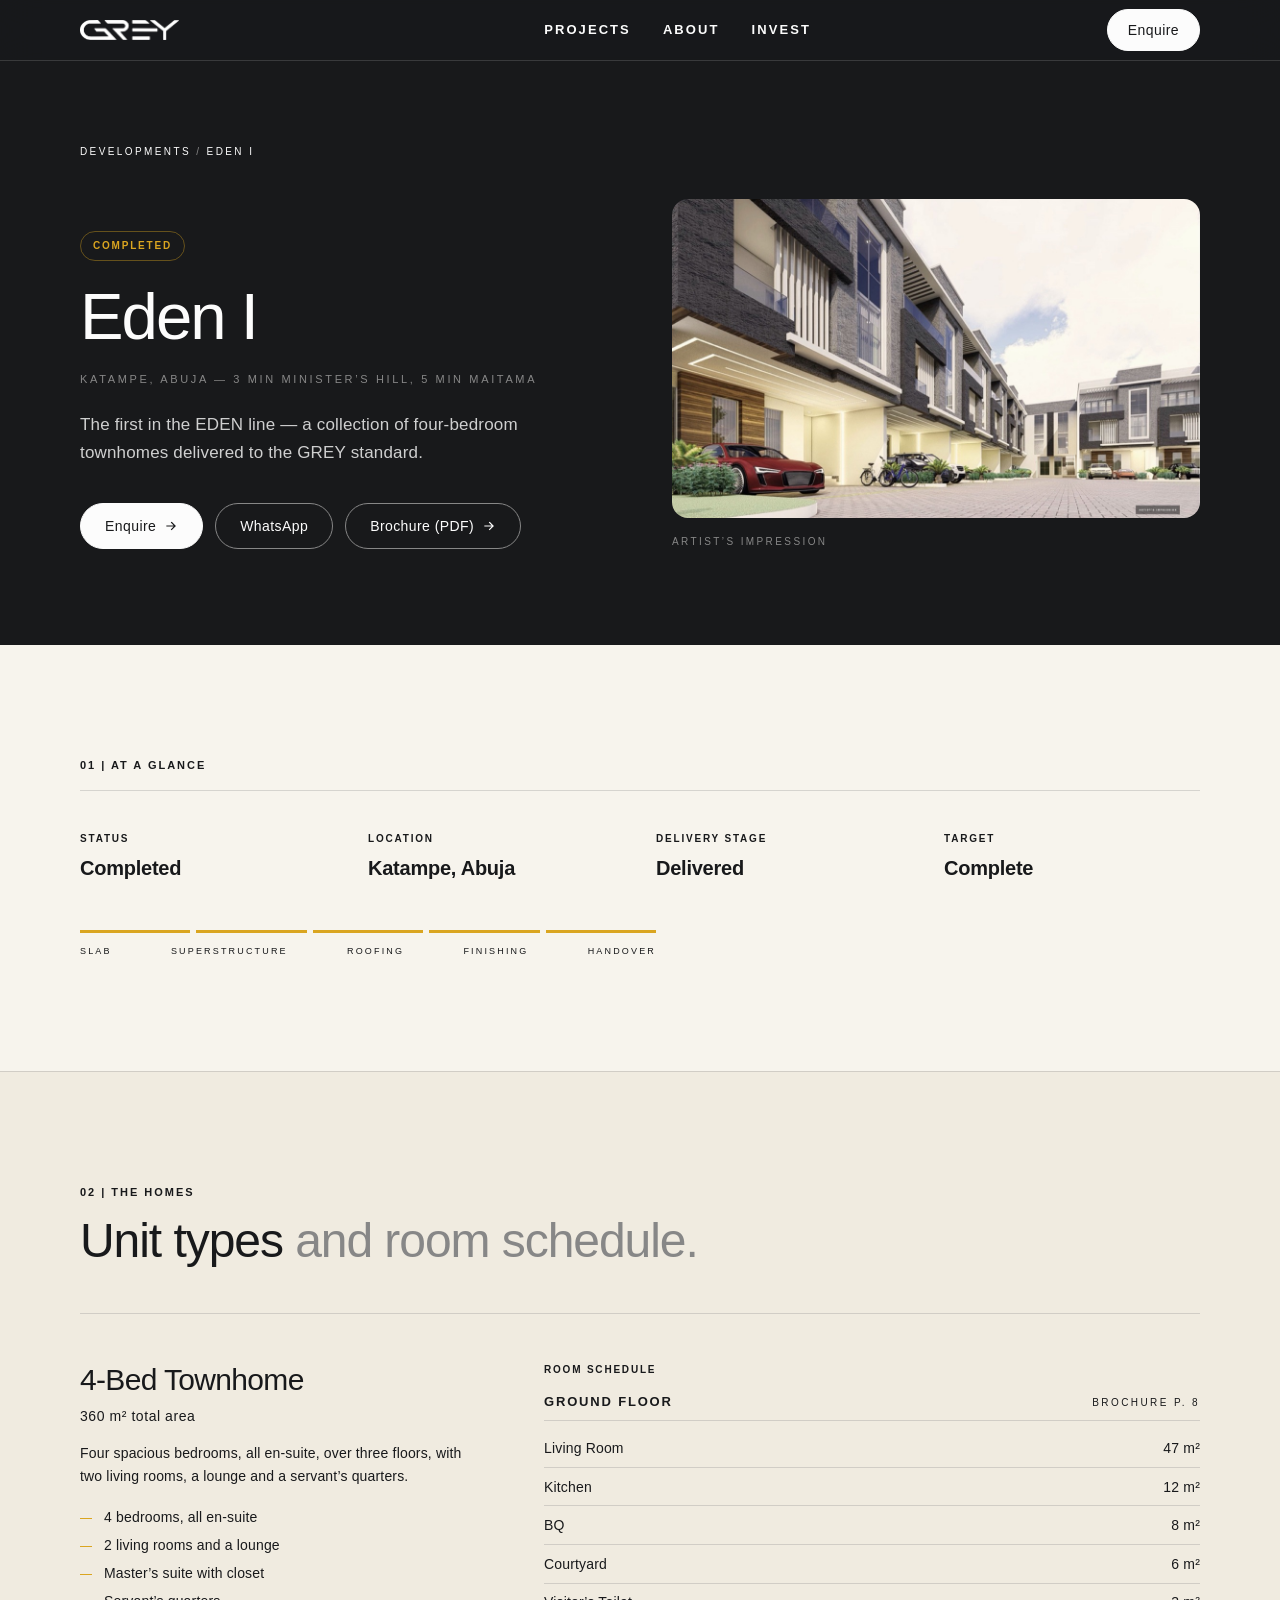
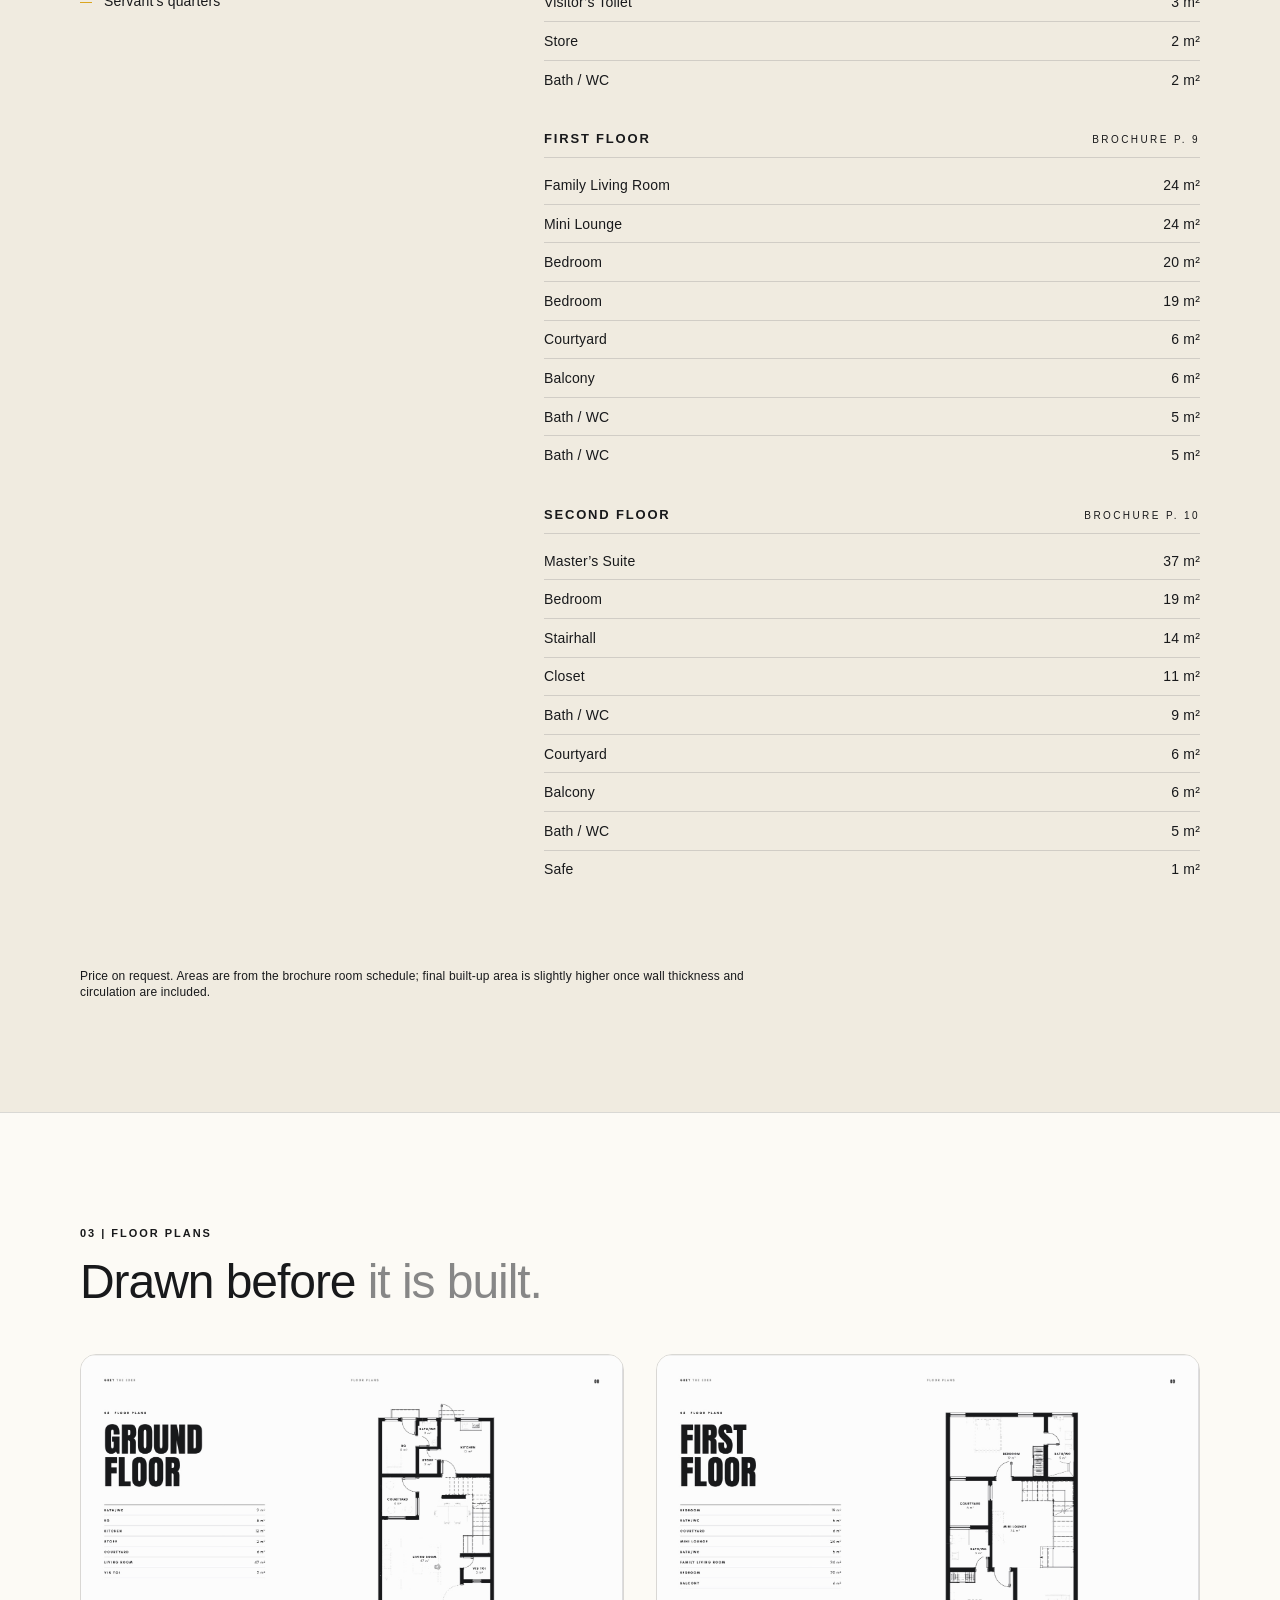
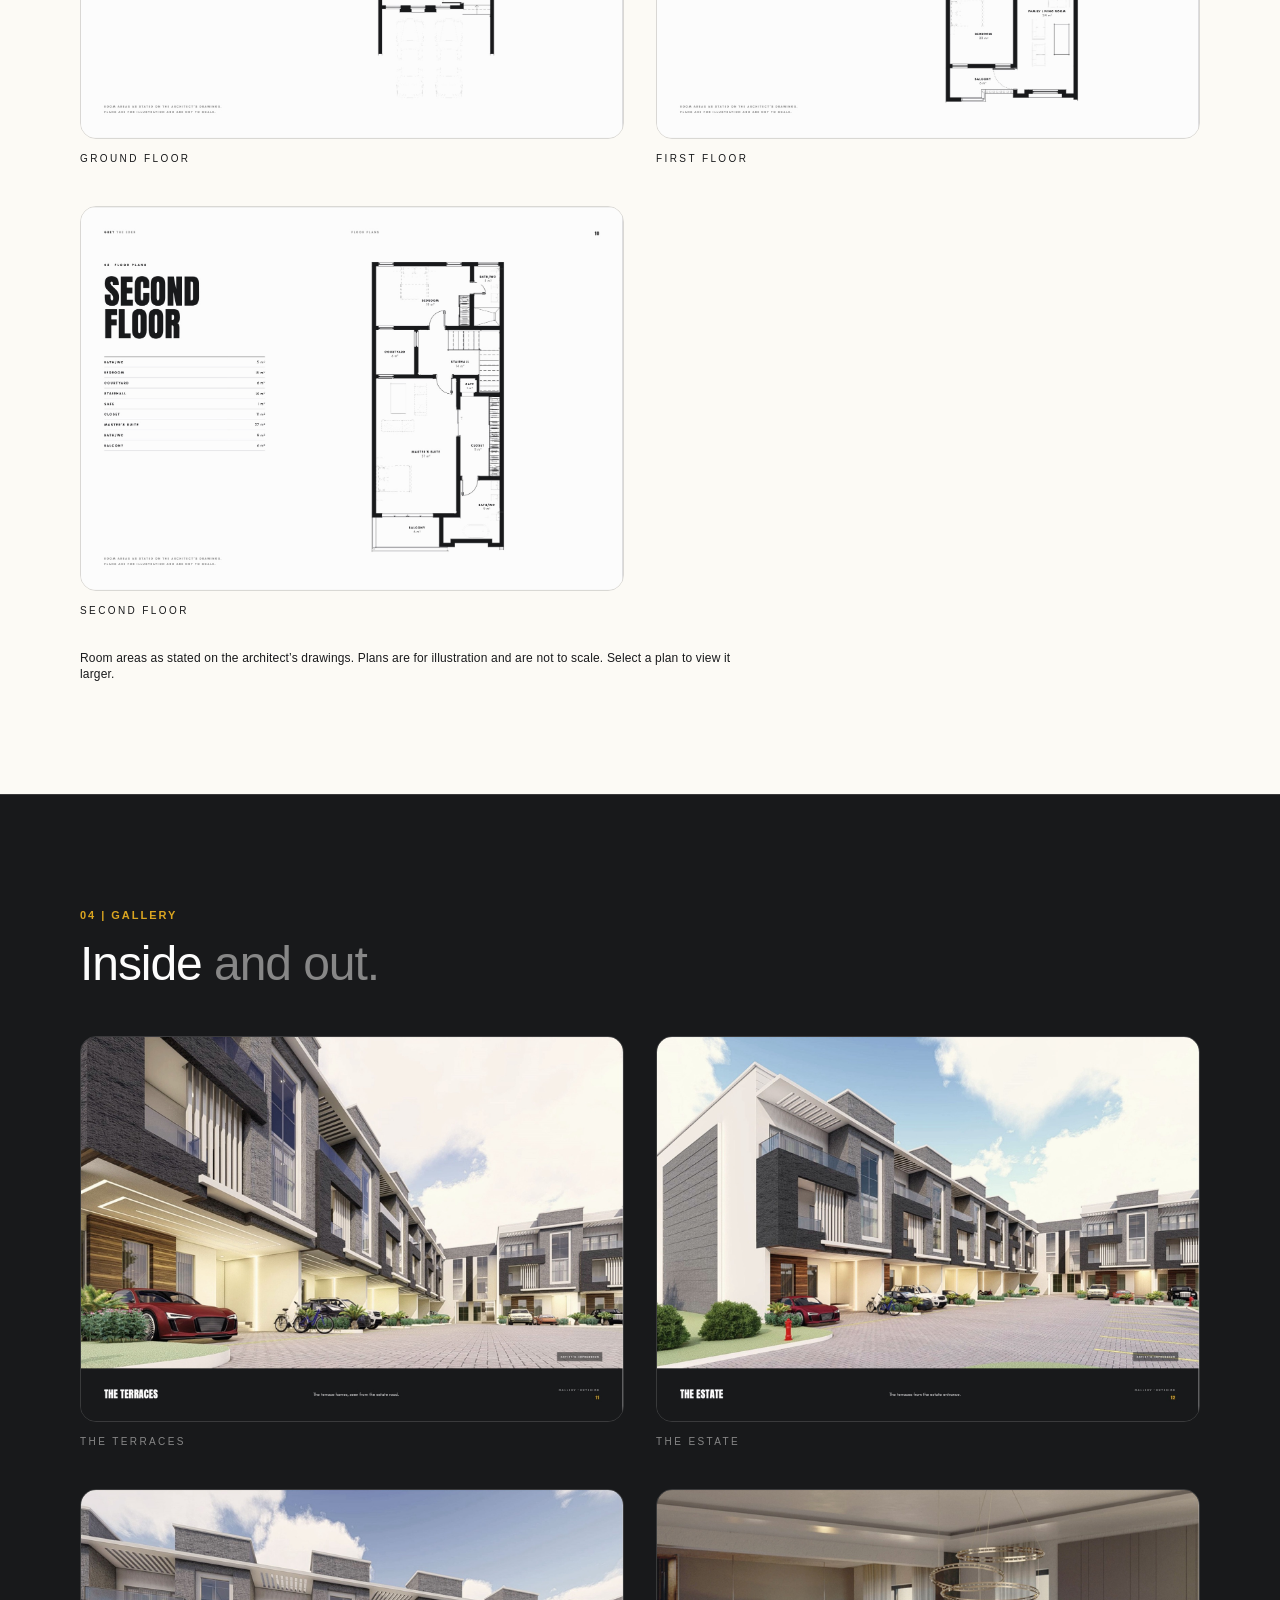
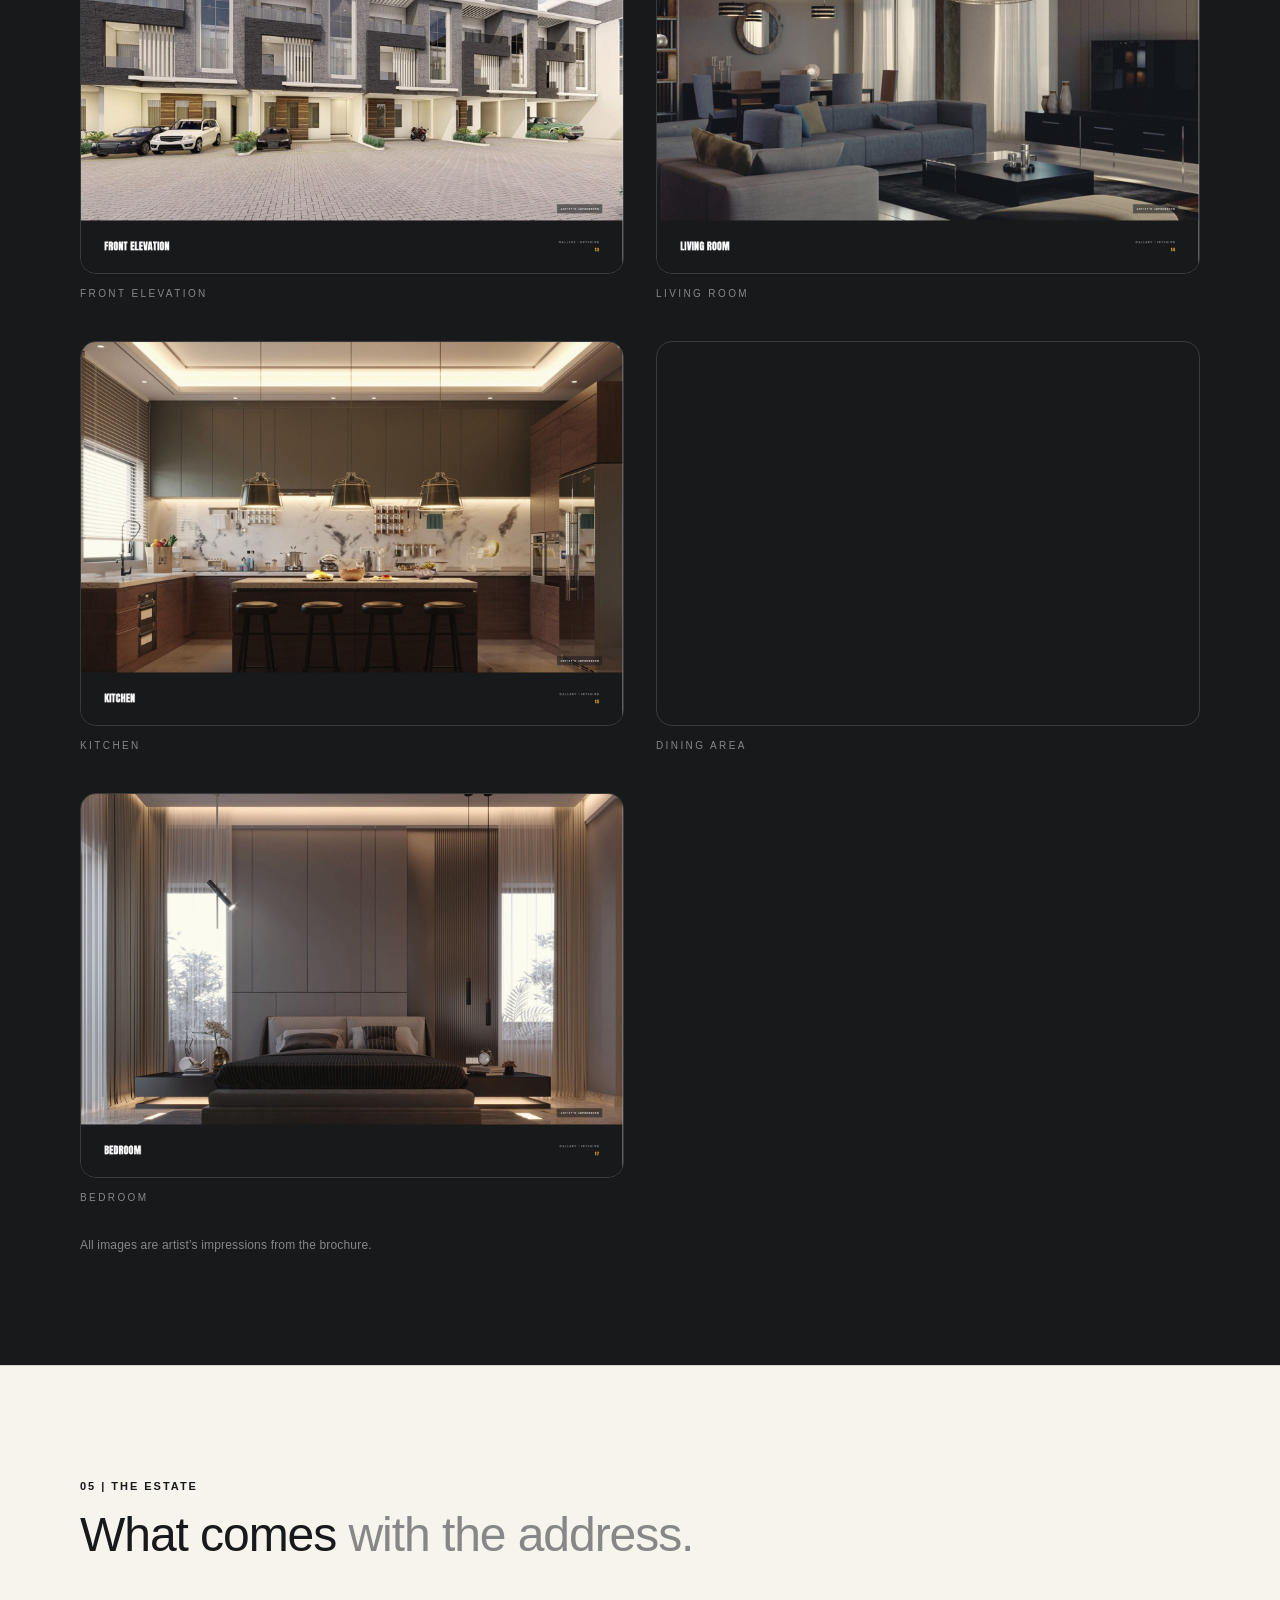
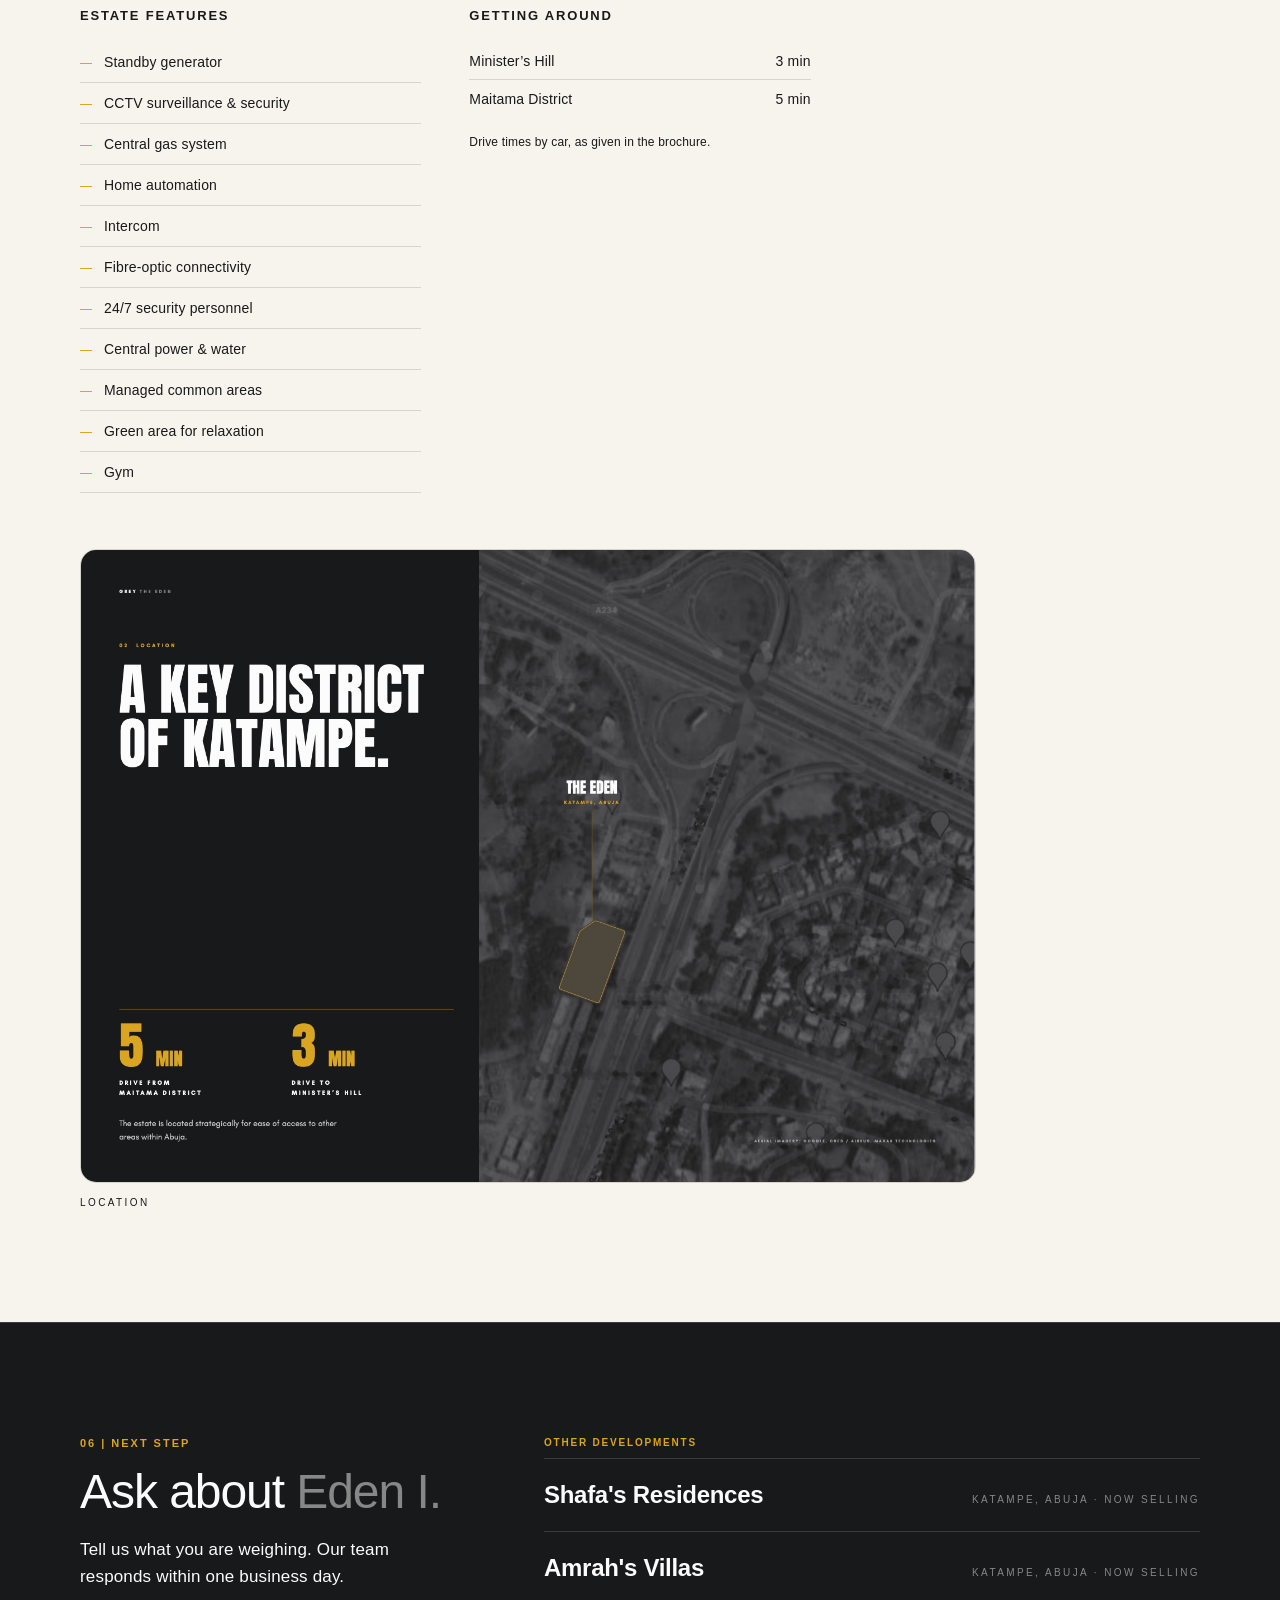
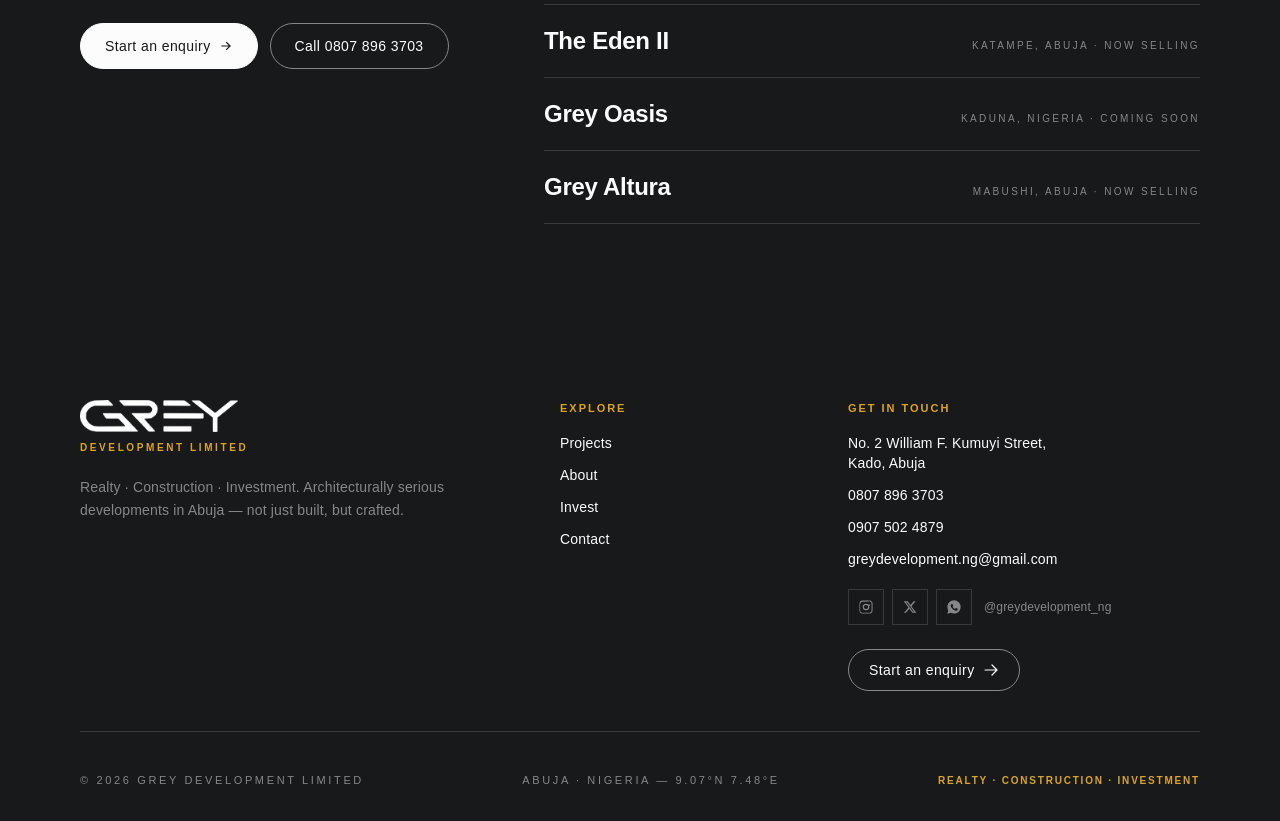
<file: developments/eden-i/index.html>
<!DOCTYPE html>
<html lang="en" class="scroll-smooth">
<head>
  <!-- GENERATED by build_pages.py from index.html - edit that, then run ./build.sh -->
  <meta charset="UTF-8" />
  <meta name="viewport" content="width=device-width, initial-scale=1.0" />
  <title>Eden I — Katampe, Abuja | GREY Development Limited</title>
  <meta name="description" content="The first in the EDEN line — a collection of four-bedroom townhomes delivered to the GREY standard." />
  <meta property="og:title" content="Eden I — Katampe, Abuja" />
  <meta property="og:description" content="The first in the EDEN line — a collection of four-bedroom townhomes delivered to the GREY standard." />
  <meta property="og:image" content="https://greydevelopmentng.com/assets/projects/view-eden-i-1100.jpg" />
  <meta property="og:url" content="https://greydevelopmentng.com/developments/eden-i/" />
  <meta property="og:type" content="website" />
  <meta property="og:site_name" content="GREY Development Limited" />
  <meta name="twitter:card" content="summary_large_image" />
  <meta name="theme-color" content="#18191B" />
  <link rel="canonical" href="https://greydevelopmentng.com/developments/eden-i/" />
  <script type="application/ld+json">
{
  "@context": "https://schema.org",
  "@graph": [
    {
      "@type": "WebPage",
      "@id": "https://greydevelopmentng.com/developments/eden-i/",
      "url": "https://greydevelopmentng.com/developments/eden-i/",
      "name": "Eden I — Katampe, Abuja | GREY Development Limited",
      "description": "The first in the EDEN line — a collection of four-bedroom townhomes delivered to the GREY standard.",
      "primaryImageOfPage": "https://greydevelopmentng.com/assets/projects/view-eden-i-1100.jpg",
      "isPartOf": {
        "@id": "https://greydevelopmentng.com/#org"
      }
    },
    {
      "@type": "BreadcrumbList",
      "itemListElement": [
        {
          "@type": "ListItem",
          "position": 1,
          "name": "Home",
          "item": "https://greydevelopmentng.com/"
        },
        {
          "@type": "ListItem",
          "position": 2,
          "name": "Developments",
          "item": "https://greydevelopmentng.com/#projects"
        },
        {
          "@type": "ListItem",
          "position": 3,
          "name": "Eden I",
          "item": "https://greydevelopmentng.com/developments/eden-i/"
        }
      ]
    }
  ]
}
  </script>
  <link rel="icon" href="data:image/svg+xml,%3Csvg%20xmlns='http://www.w3.org/2000/svg'%20viewBox='0%200%2032%2032'%3E%3Crect%20width='32'%20height='32'%20rx='6'%20fill='%2318191B'/%3E%3Ctext%20x='16'%20y='23'%20font-family='Century%20Gothic,Arial,sans-serif'%20font-size='21'%20font-weight='800'%20fill='%23DAA520'%20text-anchor='middle'%3EG%3C/text%3E%3C/svg%3E" />
  <script>document.documentElement.classList.add('js');</script>
  <style>
    /* ============================================================
       GREY — Brand Identity Guidelines, Volume One, Issue 2.0
       §03 Colour · §04 Typography · §10 Digital · §12 The Seven Tests

       FOUR COLOURS, and nothing else is used:
         Charcoal #18191B 60%  — the ground of the identity; never a flat black
         Grey     #878787 25%  — captions, labels, hairlines, icons, data series
         Off White #FCFCFC 10% — type on Charcoal; paper ground
         Gold     #DAA520  5%  — one rule, one word, one action. NEVER EXCEEDS 5%.
       Authorised tints: Gold 60 / 30 / 15 and Grey 30. No others.
       Gold lives on Charcoal (7.9:1). On light grounds it appears only as a rule,
       edge or foil — never as text (2.2:1). Radius 0 everywhere. No shadows.

       RECORDED DEVIATIONS (owner-directed, not manual-sanctioned):
         1. Ground. §03 makes Charcoal the ground of every primary application.
            This site is a hybrid: Charcoal carries the header, hero, pull-quote,
            portfolio, investment data, CTA and footer; a warm light ground carries
            the reading sections. Proportion is held at roughly 60/25/10/5.
         2. Light ground tone. The warm cream below is not Off White #FCFCFC.
         3. Type sizes. §04 sets H3 at 20/26; card labels here run smaller to fit
            the grid. Faces, weights, caps and tracking follow §04 exactly.
       ============================================================ */
    :root {
      color-scheme: light;
      /* The four */
      --charcoal:#18191B; --grey:#878787; --offwhite:#FCFCFC; --gold:#DAA520;
      /* Authorised tints */
      --gold-60:rgba(218,165,32,.60); --gold-30:rgba(218,165,32,.30); --gold-15:rgba(218,165,32,.15);
      --grey-30:rgba(135,135,135,.30);
      /* Warm light ground (deviation 2) */
      --ground:#F7F4ED; --ground-2:#F0EBE0; --panel-bg:#FCFAF5;
      /* Legacy aliases — every one resolves to a colour above */
      --void:#18191B;
      --void-72:#18191B; --void-64:#18191B; --void-40:#878787; --void-14:rgba(135,135,135,.30);
      --gold-soft:#DAA520; --gold-deep:#18191B;
      --ow-80:rgba(252,252,252,.80); --ow-64:#878787; --ow-14:rgba(135,135,135,.30);
      /* Radius — DEVIATION from §10 ("Radius 0 px, no rounded corners anywhere"),
         adopted at the owner's direction to match the SOLEN reference. */
      --r-card:14px; --r-img:16px; --r-pill:999px; --r-chip:10px;
      /* §10 — 8px base spacing scale */
      --s1:8px; --s2:16px; --s3:24px; --s4:40px; --s5:64px; --s6:104px;
    }
    html, body { background-color: var(--ground); }
    /* §10 — Body: Glacial 17px / 1.65, 620px measure */
    body { font-family:'Century Gothic','URW Gothic','Avant Garde','Avenir Next','Avenir','Segoe UI',Arial,sans-serif;
           color: var(--charcoal); -webkit-font-smoothing: antialiased;
           font-size:17px; line-height:1.65; letter-spacing:.01em; font-weight:400; }
    /* §04/§10 — measure: body never exceeds 68 characters (620px at 17px).
       Applied through the layout's own max-w utilities, not a blanket rule on <p>,
       which would re-anchor centred paragraphs to the left of their 68ch box. */

    ::selection { background: var(--gold); color: var(--void); }

    ::-webkit-scrollbar { width:8px; }
    ::-webkit-scrollbar-track { background: var(--ground); }
    ::-webkit-scrollbar-thumb { background: var(--void-14); border-radius:99px; border:2px solid var(--ground); }
    ::-webkit-scrollbar-thumb:hover { background: var(--gold); }

    /* Focus — 2px ring: Void on Off White, gold on Void (§10) */
    a:focus-visible, button:focus-visible, input:focus-visible,
    select:focus-visible, textarea:focus-visible {
      outline:2px solid var(--gold); outline-offset:2px; border-radius:0;
      /* Gold is 2.2:1 on the light ground, below WCAG 1.4.11's 3:1 for a UI
         boundary, so a 1px Charcoal edge carries the contrast the gold cannot.
         The gold ring itself is never removed. */
      box-shadow:0 0 0 1px var(--charcoal), 0 0 0 4px var(--charcoal);
    }
    .on-void a:focus-visible, .on-void button:focus-visible,
    #siteHeader a:focus-visible, #siteHeader button:focus-visible {
      outline-color: var(--gold); box-shadow:none;  /* 7.9:1 unaided on Charcoal */
    }

    /* ---- Type (§04) ----
       Anton -> Century Gothic for display (owner-directed; see deviation 8).
       One weight; hierarchy comes from size and space, not boldness.
       Glacial -> Century Gothic for everything else.
       Tracking increases as size decreases — never the reverse. */
    /* DEVIATION from §04 ("always uppercase"): display is set in sentence case to
       match the SOLEN reference. Face, single weight and the size-driven hierarchy
       all still follow §04. */
    .display { font-family:'Century Gothic','URW Gothic','Avant Garde','Avenir Next','Avenir','Segoe UI',Arial,sans-serif; font-weight:500;
               text-transform:none; letter-spacing:-.022em; line-height:1.08;
               color: var(--charcoal); }
    .display--hero { font-weight:500; letter-spacing:-.03em; line-height:1.02; text-wrap:balance;
      /* Fluid, so the headline never jumps size at a breakpoint. The stepped
         text-[2.65rem] sm:text-7xl went 42px -> 72px at 640px, which wrapped to four
         cramped lines on tablets and large phones in landscape. Tracks ~40px at 375px
         up to the 88px display size at 1440px and holds there. */
      font-size: clamp(2rem, 1.2rem + 3.6vw, 4.25rem); }
    /* Short viewports — landscape phones and the 568px-tall iPhone SE. The hero has to
       seat a fixed 80px header, a two-line headline, a sub-line and the search bar in
       under 300px of usable height, so the type and the gaps step down. Without this the
       search bar falls below the fold and the section overflows by 30-60px. */
    @media (max-height: 620px) {
      #home { padding-top: 5rem; }
      #home .display--hero { font-size: clamp(1.75rem, 1rem + 3vw, 2.75rem); line-height: 1.06; }
      #home .hero-body { padding-top: .5rem; padding-bottom: .5rem; }
      #home h2 + p { margin-top: .6rem; font-size: .8125rem; line-height: 1.5; }
      #heroSearch { margin-top: 1rem; }
    }
    /* Two-tone headline — the de-emphasised half takes Grey. On Charcoal that is
       4.9:1; on the cream ground Grey only clears 3:1, so it is used there at 24px+
       only, which every .display size satisfies. */
    .dim { color: var(--grey); }
    /* H2 32/36 +0.03em; H1 48/50 +0.02em; Display 72/72 +0.01em */
    .display.text-xl, .display.text-lg { font-weight:600; letter-spacing:-.012em; }
    /* Caption — Glacial Bold, caps, 11/17 +0.18em. Charcoal on light; Gold on Charcoal. */
    .eyebrow { font-weight:700; font-size:11px; line-height:1.55; letter-spacing:.18em;
               text-transform:uppercase; color: var(--charcoal); }
    .on-void .eyebrow, #siteHeader .eyebrow { color: var(--gold); }
    /* Micro — Glacial Bold, caps, 9/14 +0.24em.
       §04: never letterspace lowercase body text, so the micro tracking is applied
       only where the text is actually set in capitals. */
    .mono { letter-spacing:.04em; font-variant-numeric: tabular-nums; }
    .mono.uppercase, .mono.tracking-wide, .mono.tracking-wider, .eyebrow.mono { letter-spacing:.24em; }
    .tnum { font-variant-numeric: tabular-nums; }
    /* Tagline — Glacial Italic in Gold, 24/30, tracking 0. One per composition,
       and only on Charcoal, where Gold is legal as type. */
    .quote { font-family:'Century Gothic','URW Gothic','Avenir Next','Avenir','Segoe UI',Arial,sans-serif; font-style: italic;
             font-weight:400; letter-spacing:0; line-height:1.25; }
    .on-void .quote { color: var(--gold); }
    /* Statement — Glacial, for sentences past Anton's 8-word cap. */
    .statement { font-weight:400; font-size:clamp(1.25rem,2.2vw,1.75rem); line-height:1.42;
                 letter-spacing:.01em; color: var(--charcoal); }
    .on-void .statement { color: var(--offwhite); }
    /* H3 — Glacial Bold, caps, +0.14em (size reduced from §04's 20/26 to fit the grid) */
    .h3 { font-weight:600; font-size:13px; line-height:1.45; letter-spacing:.14em;
          text-transform:uppercase; color: var(--charcoal); }
    .on-void .h3 { color: var(--offwhite); }
    /* Two-tone headline (SOLEN reference): the second clause drops to Grey.
       Every .display size is 30px+, so Grey's 3.4:1 on cream clears the 3:1
       large-text threshold; on Charcoal it is 4.9:1. */
    .gradword, .text-bronze-grad { color: var(--grey); -webkit-text-fill-color: var(--grey); }
    .accent-gold { color: var(--gold); }

    /* ---- Void bands (header, pull-quote, footer) ---- */
    .on-void { background: var(--void); }
    .on-void .display, .on-void .text-porcelain { color: var(--offwhite); }
    .on-void .text-body { color: var(--offwhite); }
    .on-void .text-muted, .on-void .text-slate, .on-void .text-stone { color: var(--ow-64); }
    .on-void .border-line, .on-void .border-t, .on-void .border-b { border-color: var(--ow-14); }
    .on-void .bg-line, .on-void .h-px { background-color: var(--ow-14); }
    .text-goldsoft { color: var(--gold-soft); }
    /* Mobile menu sits inside the Void header */
    #mobileMenu { background: rgba(24,25,27,.97); border-top-color: var(--ow-14); }
    #mobileMenu a:not(.btn) { color: var(--grey); }
    #mobileMenu a:not(.btn):hover { color: var(--offwhite); }
    #mobileMenu .border-line { border-color: var(--ow-14); }


    /* Rounded geometry (SOLEN reference) */
    .zoomable, .zoomable img, .r-img { border-radius: var(--r-img); overflow:hidden; }
    #projectGrid article, #projects article, .glass, .glass-strong,
    .modal-panel, .fab-item, .hero-card, .hero-picks { border-radius: var(--r-card); }
    .hero-picks { overflow:hidden; }
    .utab, .filter-chip { border-radius: var(--r-pill); }

    /* ---- Components on a Charcoal ground (§10: Charcoal panels, hairline Grey
       borders; Gold marks the one figure the user came for, everything else Grey) ---- */
    .on-void .bg-panel, .on-void .bg-ink, .on-void .bg-ink2 { background: transparent; }
    .on-void .utab { color: var(--grey); border-color: var(--grey-30); }
    .on-void .utab:hover { color: var(--offwhite); border-color: var(--grey); }
    .on-void .utab[aria-selected="true"] { color: var(--charcoal); background: var(--offwhite); border-color: var(--offwhite); }
    .on-void .filter-chip { color: var(--grey); border-color: var(--grey-30); }
    .on-void .filter-chip:hover { color: var(--offwhite); border-color: var(--grey); }
    .on-void .filter-chip[aria-pressed="true"] { color: var(--charcoal); background: var(--offwhite); border-color: var(--offwhite); }
    .on-void .uspec { border-bottom-color: var(--grey-30); }
    .on-void .uspec dt { color: var(--grey); }
    .on-void .uspec dd { color: var(--offwhite); }
    .on-void .dd { border-bottom-color: var(--grey-30); }
    .on-void .dd-ico { color: var(--grey); }
    .on-void .btn-primary { background: var(--offwhite); color: var(--charcoal); border-color: var(--offwhite); }
    .on-void .btn-primary:hover { background:#E3E3E3; border-color:#E3E3E3; }
    .on-void .btn-secondary { color: var(--offwhite); border-color: var(--grey); background: transparent; }
    .on-void .btn-secondary:hover { background: var(--gold-15); color: var(--offwhite); border-color: var(--gold); }
    .on-void .measure { background: var(--grey); }
    .on-void .group:hover .measure { background: var(--gold); }
    .on-void a:not(.btn):not([aria-label]) { color: var(--offwhite); }

    /* ---- Buttons (§10): square, no radius, GOLD NEVER FILLS ---- */
    .btn { border-radius:0; font-weight:500; letter-spacing:.03em; cursor:pointer;
           transition: background-color 240ms cubic-bezier(.4,0,.2,1), color 240ms cubic-bezier(.4,0,.2,1),
                       border-color 240ms cubic-bezier(.4,0,.2,1), opacity 240ms ease; }
    .btn-primary   { background: var(--void); color: var(--offwhite); border:1px solid var(--void); }
    .btn-primary:hover  { background:#26272A; border-color:#26272A; }
    .btn-primary:active { background:#34363A; border-color:#34363A; }
    .btn-secondary { background: transparent; color: var(--gold-deep); border:1px solid var(--gold-deep); }
    .btn-secondary:hover { background: var(--gold-15); color: var(--gold-deep); border-color: var(--gold-deep); }
    /* On Void grounds (hero over photography, footer) */
    /* Primary CTA on the Charcoal bands. Off White fill, Charcoal type — 17.1:1,
       the loudest pairing in the palette.
       It is NOT gold: a filled gold button is 13.7% of a short band at 375px, and
       §03's 5% ceiling is "the single most important colour rule". Gold stays the
       accent — the eyebrow, the active-nav underline, the rules, the one figure. */
    .btn-invert    { background: var(--offwhite); color: var(--charcoal); border:1px solid var(--offwhite); }
    .btn-invert:hover { background:#E3E3E3; border-color:#E3E3E3; }
    .btn-invert:active { background:#CFCFCF; border-color:#CFCFCF; }
    .btn-invert-secondary { background: transparent; color: var(--offwhite); border:1px solid var(--grey); }
    .btn-invert-secondary:hover { border-color: var(--gold); color: var(--gold); }
    /* Pill geometry (SOLEN reference) — overrides the square .btn above. */
    .btn { border-radius: var(--r-pill); }
    .btn-pill-sm { padding:.55rem 1.1rem; font-size:.8rem; }
    .circ { width:2.5rem; height:2.5rem; border-radius:50%; display:grid; place-items:center;
            border:1px solid var(--grey); background:transparent; color:inherit; cursor:pointer;
            transition: border-color .16s ease, color .16s ease, background-color .16s ease; }
    .circ:hover { border-color: var(--gold); color: var(--gold); }
    .btn[disabled] { opacity:.6; cursor:wait; }

    /* Hero nav reveal — over the hero the bar carries only the wordmark and the
       menu button; the links, the Enquire pill and the Charcoal ground fade in
       after 80px of scroll (§10). */
    #siteHeader:not(.scrolled) .nav-reveal { opacity:0; pointer-events:none; transform: translateY(-8px); }
    .nav-reveal { transition: opacity .32s ease, transform .32s cubic-bezier(.4,0,.2,1); }
    /* The links are hidden over the hero, so the menu button has to be reachable at
       every width there — otherwise the desktop hero offers no navigation at all. */
    @media (min-width:1024px){
      #siteHeader:not(.scrolled) #menuBtn { display:inline-flex; }
      #mobileMenu:not(.hidden) { display:block; }
    }

    /* ---- Hero slideshow ----
       Cross-fade between featured developments, with a slow 6% drift on the visible
       one. The drift is a transition, not an animation, so a slide leaving does not
       snap back to scale 1 while it is still fading out. prefers-reduced-motion: no
       drift, an instant cut, and the show starts paused (see the script). */
    .hero-slide { position:absolute; inset:0; width:100%; height:100%; object-fit:cover; object-position:center;
                  opacity:0; transform: scale(1); transition: opacity 1.4s ease, transform 9s linear; }
    .hero-slide.is-active { opacity:1; }
    #home.is-playing .hero-slide.is-active { transform: scale(1.06); }
    .hero-pick { position:relative; display:flex; align-items:flex-start; gap:.9rem; padding:.95rem 1.25rem 1.05rem;
                 border-top:1px solid rgba(252,252,252,.12); transition: background-color .3s ease; }
    .hero-picks > .hero-pick:first-of-type { border-top:0; }
    .hero-pick:hover, .hero-pick.is-active { background: rgba(252,252,252,.05); }
    .hero-pick-bar { position:absolute; left:0; right:0; bottom:0; height:2px; }
    .hero-pick-bar i { display:block; height:100%; width:0; background: var(--gold); }
    .hero-pick.is-active .hero-pick-bar i { width:100%; }
    #home.is-playing .hero-pick.is-active .hero-pick-bar i { animation: pickFill var(--hero-dur, 7s) linear both; }
    @keyframes pickFill { from { width:0; } to { width:100%; } }
    #heroPause .ico-play { display:none; }
    #heroPause[aria-pressed="true"] .ico-play { display:block; }
    #heroPause[aria-pressed="true"] .ico-pause { display:none; }
    @media (prefers-reduced-motion: reduce) {
      .hero-slide { transition:none; }
      #home.is-playing .hero-slide.is-active { transform:none; }
    }

    /* ---- Image viewer (development pages): a native <dialog>, so focus is trapped and
       Escape closes it without script. Without script the links simply open the image. */
    .lb { border:0; padding:0; margin:0; background:transparent; color: var(--offwhite);
          width:100vw; height:100dvh; max-width:none; max-height:none; overflow:hidden; }
    .lb::backdrop { background: rgba(24,25,27,.95); }
    .lb figure { margin:0; height:100%; display:flex; flex-direction:column; align-items:center; justify-content:center;
                 gap:1rem; padding:4.5rem 5.5rem 1.5rem; }
    .lb img { max-width:100%; max-height:calc(100dvh - 9rem); width:auto; height:auto; object-fit:contain; border-radius:10px; }
    .lb figcaption { display:flex; gap:1.25rem; font-size:11px; letter-spacing:.18em; text-transform:uppercase; }
    .lb figcaption .n { color: var(--grey); font-variant-numeric: tabular-nums; }
    .lb button { position:absolute; width:2.75rem; height:2.75rem; border-radius:50%; display:grid; place-items:center;
                 border:1px solid rgba(252,252,252,.3); background: rgba(24,25,27,.6); color: var(--offwhite); cursor:pointer;
                 transition: border-color .16s ease, color .16s ease; }
    .lb button:hover { border-color: var(--gold); color: var(--gold); }
    .lb .x { top:1rem; right:1rem; } .lb .prev { left:1rem; top:50%; margin-top:-1.375rem; } .lb .next { right:1rem; top:50%; margin-top:-1.375rem; }
    @media (max-width:640px){
      .lb figure { padding:4.5rem 1rem 5rem; }
      .lb .prev, .lb .next { top:auto; bottom:1rem; margin-top:0; }
    }

    /* Scroll cue — a hairline rule and a word, as in the reference */
    .scrollcue { display:flex; flex-direction:column; align-items:center; gap:.65rem; }
    .scrollcue .rule { width:1px; height:40px; background: linear-gradient(to bottom, transparent, var(--offwhite)); }

    /* Header — Void bar; compacts after 80px (§10 motion: fade + 8px slide) */
    .t-std { transition: all 240ms cubic-bezier(.4,0,.2,1); }
    .t-micro { transition: all 160ms cubic-bezier(.4,0,.2,1); }
    #siteHeader .eyebrow { color: var(--gold-soft); }
    /* Off White, not Grey: the bar is 92% opaque, so Grey composites to 3.97:1 at
       13px — under 4.5:1. The active item is distinguished by §10's gold underline
       rather than by colour. */
    #siteHeader nav ul a { color: var(--offwhite); }
    #siteHeader nav ul a:hover { color: var(--gold); }
    #siteHeader nav ul a.nav-active { color: var(--offwhite); }
    #siteHeader #menuBtn { color: var(--offwhite); border-color: rgba(252,252,252,.22); }
    #siteHeader.scrolled { background: rgba(24,25,27,.74); backdrop-filter: blur(22px) saturate(1.5);
                           -webkit-backdrop-filter: blur(22px) saturate(1.5); border-bottom:1px solid var(--ow-14); }
    .nav-active { color: var(--offwhite); position: relative; }
    .nav-active::after { content:""; position:absolute; left:0; right:0; bottom:-6px; height:1px; background: var(--gold); }
    .navbar-inner { transition: height .3s cubic-bezier(.4,0,.2,1); }
    #siteHeader.scrolled .navbar-inner { height: 3.75rem; }
    .nav-logo { transition: height .25s ease; }
    #siteHeader.scrolled .nav-logo { height: 1.25rem; }
    .nav-desc { max-height:1rem; overflow:hidden; transition: opacity .2s ease, max-height .3s ease, margin-top .3s ease; }
    #siteHeader.scrolled .nav-desc { opacity:0; max-height:0; margin-top:0; }

    /* Hairline rule that extends on hover — structural, not decorative */
    .measure { height:1px; width:2rem; background: var(--void-40);
               transition: width .4s cubic-bezier(.4,0,.2,1), background-color .4s ease; }
    .group:hover .measure { width:3.5rem; background: var(--gold); }

    /* Panels — 1px hairline only, no fills or shadows */
    .glass { background: transparent; border:1px solid var(--void-14); }
    .glass-strong { background: var(--panel-bg); border:1px solid var(--void-14); }
    .on-void .glass, .on-void .glass-strong { background: transparent; border-color: var(--ow-14); }
    .rule-gold { height:1px; background: var(--gold); }

    /* Hero — photography with a graded panel so type clears 4.5:1 */
    .hero-img { object-fit: cover; object-position: center; }
    @media (max-width:640px){ .hero-img { object-fit: contain; } }
    .hero-scrim-b { background: linear-gradient(to top, rgba(24,25,27,.92) 0%, rgba(24,25,27,.82) 22%, rgba(24,25,27,.62) 45%, rgba(24,25,27,.36) 68%, rgba(24,25,27,0) 92%); }
    /* The headline and sub-line now sit top-left, so the left scrim carries most of
       the legibility budget. Off White needs ~0.68 coverage to hold 4.5:1 over a
       worst-case white pixel, and ~0.50 to hold 3:1 at display sizes. */
    .hero-scrim-l { background: linear-gradient(to right, rgba(24,25,27,.44) 0%, rgba(24,25,27,.30) 38%, rgba(24,25,27,.08) 70%, rgba(24,25,27,0) 88%); }
    .hero-scrim-t { background: linear-gradient(to bottom, rgba(24,25,27,.50) 0%, rgba(24,25,27,.16) 60%, rgba(24,25,27,0) 100%); }
    /* Bottom-left corner only: carries the sub-line and the search bar, which sit over
       the brightest part of the lower frame on the daylight slides. */
    .hero-scrim-corner { background: radial-gradient(85% 30% at 0% 100%, rgba(24,25,27,.55) 0%, rgba(24,25,27,.30) 50%, rgba(24,25,27,0) 100%); }
    /* Below 1024px the hero stacks and the text can fill most of its height, so the
       side scrim becomes a full-height one. */
    @media (max-width:1023px){
      .hero-scrim-l { background: linear-gradient(to top, rgba(24,25,27,.93) 0%, rgba(24,25,27,.80) 72%, rgba(24,25,27,.40) 90%, rgba(24,25,27,.18) 100%); }
    }

    /* Motion — fade + 8px slide only (§10). No scale, bounce or parallax. */
    .zoomable img { transition: opacity 600ms cubic-bezier(.4,0,.2,1), transform 1.2s cubic-bezier(.16,1,.3,1); }
    /* Sleek pass (owner-directed): a slow 4% image drift on hover. DEVIATION from §10's
       "no scale" - it is the one scale on the site, and reduced-motion removes it. */
    .group:hover .zoomable img, .gal:hover img { transform: scale(1.04); }
    .gal { overflow:hidden; border-radius: var(--r-img); }
    .gal img { transition: transform 1.2s cubic-bezier(.16,1,.3,1); }
    @media (prefers-reduced-motion: reduce){ .group:hover .zoomable img, .gal:hover img { transform:none; } }
    @keyframes heroIn { from { opacity:0; transform: translateY(18px); } to { opacity:1; transform:none; } }
    .js .hero-in { opacity:0; animation: heroIn 1.1s cubic-bezier(.16,1,.3,1) both; }

    #projects .zoomable { box-shadow: none; }
    #projects .zoomable::after { content:""; position:absolute; inset:0; z-index:1; pointer-events:none;
      background: linear-gradient(to top, rgba(24,25,27,.52) 0%, rgba(24,25,27,.10) 42%, rgba(24,25,27,0) 66%);
      transition: opacity .4s ease; }
    #projects .zoomable > span { z-index:2; }
    #projects article { transition: border-color .4s ease, transform .7s cubic-bezier(.16,1,.3,1), opacity .9s cubic-bezier(.16,1,.3,1); }
    /* Subtle: the hairline warms to a soft antique gold rather than flashing to full
       Metallic, and the lift is halved. */
    #projects article:hover { border-color: var(--gold-60); transform: translateY(-2px); }
    @media (prefers-reduced-motion: reduce){ #projects article:hover { transform:none; } }

    /* Reveal */
    .js .reveal { opacity:0; transform: translateY(18px); transition: opacity .9s cubic-bezier(.16,1,.3,1), transform .9s cubic-bezier(.16,1,.3,1); }
    .js .reveal.is-visible { opacity:1; transform:none; }
    .reveal[data-delay="1"]{ transition-delay:.1s; }
    .reveal[data-delay="2"]{ transition-delay:.2s; }
    .reveal[data-delay="3"]{ transition-delay:.3s; }

    /* Delivery timeline — gold marks progress as a rule, not a fill */
    .tl-seg { height:3px; flex:1 1 0; background: var(--void-14); transition: background-color .5s ease; }
    .tl-seg.is-done { background: var(--gold); }
    .tl-seg.is-active { background: var(--void); }
    .on-void .tl-seg { background: var(--ow-14); }
    .on-void .tl-seg.is-active { background: var(--offwhite); }

    /* Content links: text keeps full contrast on hover; a 1px gold rule grows underneath.
       (Gold is permitted on Off White as a rule, never as text.) */
    #contact a:not(.btn):not([aria-label]), footer a:not(.btn):not([aria-label]),
    .proj-empty a {
      background-image: linear-gradient(var(--gold), var(--gold));
      background-repeat: no-repeat; background-position: 0 100%; background-size: 0 1px;
      transition: background-size .24s cubic-bezier(.4,0,.2,1), color .16s ease;
      padding-bottom: 1px;
    }
    #contact a:not(.btn):not([aria-label]):hover, footer a:not(.btn):not([aria-label]):hover,
    .proj-empty a:hover { background-size: 100% 1px; }
    @media (prefers-reduced-motion: reduce){
      #contact a, footer a, .proj-empty a { transition: none; }
    }

    /* ---- Interactive delivery-model flow (§05 icons: 48-unit grid, 2-unit line, square ends;
       gold marks the ACTIVE icon only) ---- */
    .pflow { list-style:none; margin:0; padding:0; display:grid; gap:2.5rem; position:relative; }
    @media (min-width:768px){ .pflow { grid-template-columns:repeat(3,1fr); gap:2rem; } }
    .pstep { position:relative; padding-top:1.75rem; outline:none; }
    /* connector rail */
    .pstep::before { content:""; position:absolute; top:0; left:0; right:0; height:1px; background:var(--void-14);
                     transition: background-color .28s ease; }
    .pstep-node { position:absolute; top:-3px; left:0; width:7px; height:7px; background:var(--void-40);
                  transition: background-color .28s ease; }
    .pstep-icon { width:38px; height:38px; color:var(--void-40); flex:none;
                  transition: color .28s ease; }
    .pstep:hover::before, .pstep:focus::before, .pstep:focus-visible::before { background:var(--gold-60); }
    .pstep:hover .pstep-node, .pstep:focus .pstep-node, .pstep:focus-visible .pstep-node { background:var(--gold-deep); }
    .pstep:hover .pstep-icon, .pstep:focus .pstep-icon, .pstep:focus-visible .pstep-icon { color:var(--gold-deep); }
    .pstep:hover .h3, .pstep:focus .h3, .pstep:focus-visible .h3 { color:var(--void); }
    .pstep:focus-visible { outline:2px solid var(--void); outline-offset:8px; }
    .on-void .pstep::before { background:var(--ow-14); }
    .on-void .pstep-icon, .on-void .pstep-node { color:var(--ow-64); background:var(--ow-64); }

    /* ---- Unit explorer: tabs + room schedule ---- */
    .utab { font-weight:500; font-size:12px; letter-spacing:.1em; text-transform:uppercase; cursor:pointer;
      color:var(--void-64); border:1px solid var(--void-14); background:transparent; padding:.5rem .9rem;
      transition:color .16s ease, border-color .16s ease, background-color .16s ease; }
    .utab:hover { color:var(--void); border-color:var(--void-40); }
    .utab[aria-selected="true"] { color:var(--offwhite); background:var(--void); border-color:var(--void); }
    .uspec { display:flex; justify-content:space-between; gap:1rem; padding:.55rem 0; border-bottom:1px solid var(--void-14); }
    .uspec:last-child { border-bottom:0; }
    .uspec dt { color:var(--void-72); }
    .uspec dd { color:var(--void); font-variant-numeric:tabular-nums; white-space:nowrap; }

    /* ---- Due-diligence accordion ---- */
    .dd { border-bottom:1px solid var(--void-14); }
    .dd-head { width:100%; display:flex; align-items:center; justify-content:space-between; gap:1rem;
      padding:1.15rem 0; background:transparent; border:0; cursor:pointer; text-align:left; }
    .dd-ico { width:18px; height:18px; color:var(--void-40); flex:none;
      transition: transform .24s cubic-bezier(.4,0,.2,1), color .24s ease; }
    .dd-head:hover .dd-ico, .dd-head[aria-expanded="true"] .dd-ico { color:var(--gold); }
    .dd-head[aria-expanded="true"] .dd-ico { transform: rotate(45deg); }
    .dd-body { display:grid; grid-template-rows:0fr; transition: grid-template-rows .3s cubic-bezier(.4,0,.2,1); }
    .dd-body > * { overflow:hidden; min-height:0; }
    .dd.is-open .dd-body { grid-template-rows:1fr; }
    .dd.is-open .dd-body > * { padding-bottom:1.35rem; }
    @media (prefers-reduced-motion: reduce){ .dd-body { transition:none; } .dd-ico { transition:none; } }


    /* §10 / WCAG 1.4.11 — a control's boundary needs 3:1. Grey 30 is a decorative
       hairline (dividers, panel edges); every interactive edge takes full Grey,
       which clears 3:1 on the cream ground and 4.9:1 on Charcoal. */
    .utab, .filter-chip, .fab-item,
    input:not([type="checkbox"]):not([type="radio"]), select, textarea {
      border-color: var(--grey) !important;
    }
    .on-void .utab, .on-void .filter-chip { border-color: var(--grey) !important; }
    .utab[aria-selected="true"], .filter-chip[aria-pressed="true"] { border-color: var(--charcoal) !important; }
    .on-void .utab[aria-selected="true"], .on-void .filter-chip[aria-pressed="true"] { border-color: var(--offwhite) !important; }

    /* Portfolio filter chips */
    .filter-chip { font-weight:500; letter-spacing:.14em; text-transform:uppercase; cursor:pointer;
      color: var(--void-64); border:1px solid var(--void-14); background: transparent;
      transition: color .16s ease, border-color .16s ease, background-color .16s ease; }
    .filter-chip:hover { color: var(--void); border-color: var(--void-40); }
    .filter-chip[aria-pressed="true"] { color: var(--offwhite); background: var(--void); border-color: var(--void); }
    #projectGrid article { transition: opacity .28s ease, transform .28s cubic-bezier(.4,0,.2,1), border-color .28s ease; }
    #projectGrid article.filtering-out { opacity:0; transform: translateY(8px); }
    #projectGrid article.is-filtered-hidden { display:none; }
    .proj-empty { display:none; }
    .proj-empty.show { display:block; }

    /* Brochure modal — Off White panel, hairline, no shadow */
    .modal-root { position:fixed; inset:0; z-index:90; display:none; }
    .modal-root.open { display:block; }
    .modal-backdrop { position:absolute; inset:0; background: rgba(24,25,27,.82); opacity:0; transition: opacity .24s ease; }
    .modal-root.open .modal-backdrop { opacity:1; }
    .modal-panel { position:absolute; inset:0; margin:auto; width:min(1000px, calc(100vw - 2rem));
      height:min(88vh, calc(100vh - 2rem)); background: var(--panel-bg); border:1px solid var(--void-14);
      display:flex; flex-direction:column; opacity:0; transform: translateY(8px);
      transition: opacity .28s ease, transform .28s cubic-bezier(.4,0,.2,1); }
    .modal-root.open .modal-panel { opacity:1; transform:none; }
    @media (max-width:640px){ .modal-panel { width:100vw; height:100dvh; border:0; } }

    /* Floating quick-contact widget — Void fill, no shadow */
    #fab { position:fixed; right:1.25rem; bottom:1.25rem; z-index:80; display:flex; flex-direction:column; align-items:flex-end; gap:.6rem; }
    #fabMenu { display:flex; flex-direction:column; align-items:flex-end; gap:.55rem; opacity:0; transform: translateY(8px);
      pointer-events:none; transition: opacity .2s ease, transform .2s cubic-bezier(.4,0,.2,1); }
    #fab.open #fabMenu { opacity:1; transform:none; pointer-events:auto; }
    .fab-item { display:inline-flex; align-items:center; gap:.6rem; padding:.62rem .9rem; background: var(--panel-bg);
      border:1px solid var(--void-14); color: var(--void); font-size:.82rem; letter-spacing:.02em; white-space:nowrap;
      cursor:pointer; transition: border-color .16s ease, color .16s ease; }
    .fab-item:hover { border-color: var(--gold); }
    #fabToggle { width:3.25rem; height:3.25rem; display:grid; place-items:center; background: var(--void);
      color: var(--offwhite); cursor:pointer; border:1px solid var(--void);
      transition: background-color .16s ease, border-color .16s ease; }
    #fabToggle:hover { background:#26272A; border-color:#26272A; }
    #fab.open #fabToggle { background: var(--panel-bg); color: var(--void); border-color: var(--void-14); }
    #fab.fab-hidden { opacity:0; pointer-events:none; transform: translateY(14px); transition: opacity .3s ease, transform .3s ease; }

    .spinner { width:1rem; height:1rem; border:2px solid var(--grey-30); border-top-color: var(--charcoal);
      border-radius:50%; animation: spin .7s linear infinite; }
    @keyframes spin { to { transform: rotate(360deg); } }

    @media (prefers-reduced-motion: reduce) {
      html { scroll-behavior:auto; }
      .reveal { opacity:1 !important; transform:none !important; transition:none !important; }
      .js .hero-in { opacity:1 !important; animation:none !important; }
      #projectGrid article, .modal-panel, .modal-backdrop, #fabMenu, #fab { transition:none !important; }
      .spinner { animation-duration:1.4s; }
    }
  </style>
  <link rel="stylesheet" href="/assets/tailwind.css?v=d27de5d7" />
</head>

<body class="bg-ink text-body">
  <a href="#main" class="sr-only focus:not-sr-only focus:fixed focus:z-[100] focus:top-4 focus:left-4 focus:bg-void focus:text-offwhite focus:px-4 focus:py-2 focus:rounded-full">Skip to content</a>

  <header id="siteHeader" class="scrolled fixed top-0 inset-x-0 z-50 t-std">
    <nav class="mx-auto max-w-[1440px] px-5 sm:px-8 lg:px-20">
      <div class="navbar-inner flex items-center justify-between h-20">
        <a href="/" class="flex flex-col items-start justify-center leading-none min-h-[1.75rem]" aria-label="GREY Development Limited — home">
          <img src="/assets/grey-wordmark-white.png" alt="GREY" width="400" height="81" class="nav-logo h-6 sm:h-7 w-auto" />
          <span class="nav-desc eyebrow text-[9px] sm:text-[10px] mt-1.5 tracking-[0.26em]">Development Limited</span>
        </a>

        <ul class="nav-reveal hidden lg:flex items-center gap-8 text-[13px] uppercase tracking-[0.16em] font-bold text-stone">
          <li><a href="/#projects" class="t-micro hover:text-porcelain">Projects</a></li>
          <li><a href="/#about" class="t-micro hover:text-porcelain">About</a></li>
          <li><a href="/#invest" class="t-micro hover:text-porcelain">Invest</a></li>
        </ul>

        <div class="flex items-center gap-3">
          <a href="/#contact" class="nav-reveal hidden sm:inline-flex btn btn-invert items-center gap-2 px-5 py-2.5 text-sm">Enquire</a>
          <button id="menuBtn" class="lg:hidden inline-flex items-center justify-center w-11 h-11 rounded-full glass text-porcelain cursor-pointer" aria-label="Open menu" aria-expanded="false" aria-controls="mobileMenu">
            <svg id="menuIcon" xmlns="http://www.w3.org/2000/svg" class="w-6 h-6" fill="none" viewBox="0 0 24 24" stroke="currentColor" stroke-width="1.8" aria-hidden="true"><path stroke-linecap="round" stroke-linejoin="round" d="M3.75 6.75h16.5M3.75 12h16.5M3.75 17.25h16.5"/></svg>
          </button>
        </div>
      </div>
    </nav>

    <div id="mobileMenu" class="lg:hidden hidden glass-strong border-t border-line">
      <ul class="px-6 py-4 space-y-1 text-base">
        <li><a href="/#projects" class="mobile-link block py-3 border-b border-line/60 text-stone hover:text-porcelain uppercase tracking-[0.16em] text-sm">Projects</a></li>
        <li><a href="/#about" class="mobile-link block py-3 border-b border-line/60 text-stone hover:text-porcelain uppercase tracking-[0.16em] text-sm">About</a></li>
        <li><a href="/#invest" class="mobile-link block py-3 text-stone hover:text-porcelain uppercase tracking-[0.16em] text-sm">Invest</a></li>
      </ul>
      <div class="px-6 pb-6">
        <a href="/#contact" class="mobile-link btn btn-invert inline-flex w-full justify-center items-center px-5 py-3">Enquire</a>
      </div>
    </div>
  </header>

  <main id="main">
    <section class="on-void bg-void pt-28 sm:pt-36 pb-16 sm:pb-24">
      <div class="mx-auto max-w-[1440px] px-5 sm:px-8 lg:px-20">
        <nav aria-label="Breadcrumb" class="hero-in mono text-[10px] uppercase tracking-[0.18em] text-muted mb-10">
          <a href="/#projects" class="hover:text-gold t-micro">Developments</a> <span aria-hidden="true">/</span> <span class="text-offwhite">Eden I</span>
        </nav>
        <div class="grid lg:grid-cols-2 gap-10 lg:gap-16 items-end">
          <div>
            <span class="hero-in inline-block eyebrow text-[10px] px-3 py-1.5 rounded-full border border-gold/40 text-gold" style="animation-delay:.08s">Completed</span>
            <h1 class="hero-in display display--hero text-offwhite mt-6" style="animation-delay:.16s">Eden I</h1>
            <p class="hero-in mono text-[11px] uppercase tracking-[0.18em] text-muted mt-5" style="animation-delay:.24s">Katampe, Abuja — 3 min Minister’s Hill, 5 min Maitama</p>
            <p class="hero-in text-offwhite/80 mt-6 max-w-xl leading-relaxed" style="animation-delay:.32s">The first in the EDEN line — a collection of four-bedroom townhomes delivered to the GREY standard.</p>
            <div class="hero-in flex flex-wrap items-center gap-3 mt-9" style="animation-delay:.4s">
              <a href="/?interest=Eden%20I#contact" class="btn btn-invert inline-flex items-center gap-2 px-6 py-3 text-sm">Enquire <svg class="w-3.5 h-3.5" viewBox="0 0 24 24" fill="none" stroke="currentColor" stroke-width="2" stroke-linecap="square" aria-hidden="true"><path d="M5 12h14M13 6l6 6-6 6"/></svg></a>
              <a href="https://wa.me/2348078963703?text=Hello%20GREY%20Development%2C%20I%27d%20like%20to%20enquire%20about%20Eden%20I." target="_blank" rel="noopener" class="btn btn-invert-secondary inline-flex items-center gap-2 px-6 py-3 text-sm">WhatsApp</a>
              <a href="/assets/brochures/eden-i-brochure.pdf" target="_blank" rel="noopener" class="btn btn-invert-secondary inline-flex items-center gap-2 px-6 py-3 text-sm">Brochure (PDF) <svg class="w-3.5 h-3.5" viewBox="0 0 24 24" fill="none" stroke="currentColor" stroke-width="2" stroke-linecap="square" aria-hidden="true"><path d="M5 12h14M13 6l6 6-6 6"/></svg></a>
            </div>
          </div>
          <figure class="hero-in" style="animation-delay:.3s">
            <div class="gal"><img src="/assets/projects/view-eden-i-2000.jpg" width="2000" height="1208" srcset="/assets/projects/view-eden-i-1100.jpg 1100w, /assets/projects/view-eden-i-2000.jpg 2000w" sizes="(min-width:1024px) 46vw, 92vw" alt="Eden I — the terrace homes seen from the estate road, Katampe, Abuja. Artist&#x27;s impression." fetchpriority="high" decoding="async" class="w-full h-auto block" /></div>
            <figcaption class="mono text-[10px] uppercase tracking-[0.18em] text-muted mt-4">Artist&rsquo;s impression</figcaption>
          </figure>
        </div>
      </div>
    </section>

    <section class="relative py-20 sm:py-28 bg-ink">
      <div class="mx-auto max-w-[1440px] px-5 sm:px-8 lg:px-20">
        <p class="reveal eyebrow text-[11px] mb-4">01 | At a glance</p>
        <dl class="reveal grid grid-cols-2 lg:grid-cols-4 gap-x-8 gap-y-10 border-t border-line pt-10" data-delay="1">
          <div><dt class="eyebrow text-[10px] mb-2">Status</dt><dd class="display text-xl text-porcelain">Completed</dd></div>
          <div><dt class="eyebrow text-[10px] mb-2">Location</dt><dd class="display text-xl text-porcelain">Katampe, Abuja</dd></div>
          <div><dt class="eyebrow text-[10px] mb-2">Delivery stage</dt><dd class="display text-xl text-porcelain">Delivered</dd></div>
          <div><dt class="eyebrow text-[10px] mb-2">Target</dt><dd class="display text-xl text-porcelain" id="target" data-raw="COMPLETE" data-stage="5">Complete</dd></div>
        </dl>
        <div class="reveal max-w-xl mt-12" data-delay="2">
          <div class="flex items-center gap-1.5" role="img" aria-label="Delivery progress: Delivered"><span class="tl-seg is-done"></span><span class="tl-seg is-done"></span><span class="tl-seg is-done"></span><span class="tl-seg is-done"></span><span class="tl-seg is-done"></span></div>
          <div class="hidden sm:flex justify-between mono text-[9px] uppercase tracking-[0.14em] text-muted mt-3" aria-hidden="true"><span>Slab</span><span>Superstructure</span><span>Roofing</span><span>Finishing</span><span>Handover</span></div>
        </div>
      </div>
    </section>

    <section class="relative py-20 sm:py-28 bg-ink2 border-t border-line">
      <div class="mx-auto max-w-[1440px] px-5 sm:px-8 lg:px-20">
        <p class="reveal eyebrow text-[11px] mb-4">02 | The homes</p>
        <h2 class="reveal display text-3xl sm:text-5xl text-porcelain mb-12">Unit types <span class="gradword">and room schedule.</span></h2>
        
        <div class="reveal grid lg:grid-cols-[minmax(0,24rem)_minmax(0,1fr)] gap-10 lg:gap-20 py-12 border-t border-line first:border-t-0 first:pt-0">
          <div>
            <h3 class="display text-2xl sm:text-3xl text-porcelain">4-Bed Townhome</h3>
            <p class="mono text-sm text-porcelain mt-2">360 m² total area</p>
            <p class="text-body text-sm leading-relaxed mt-4">Four spacious bedrooms, all en-suite, over three floors, with two living rooms, a lounge and a servant’s quarters.</p>
            <ul class="space-y-2 mt-5"><li class="flex gap-3 text-sm text-body"><span class="mt-[11px] w-3 h-px bg-gold shrink-0"></span>4 bedrooms, all en-suite</li><li class="flex gap-3 text-sm text-body"><span class="mt-[11px] w-3 h-px bg-gold shrink-0"></span>2 living rooms and a lounge</li><li class="flex gap-3 text-sm text-body"><span class="mt-[11px] w-3 h-px bg-gold shrink-0"></span>Master’s suite with closet</li><li class="flex gap-3 text-sm text-body"><span class="mt-[11px] w-3 h-px bg-gold shrink-0"></span>Servant’s quarters</li></ul>
          </div>
          <div><p class="eyebrow text-[10px] mb-4">Room schedule</p><div class="mb-8 last:mb-0"><div class="flex items-baseline justify-between mb-2 border-b border-line pb-2"><h4 class="h3">Ground Floor</h4><span class="mono text-[10px] uppercase text-muted tracking-[0.14em]">Brochure p. 8</span></div><dl><div class="uspec text-sm"><dt>Living Room</dt><dd>47 m²</dd></div><div class="uspec text-sm"><dt>Kitchen</dt><dd>12 m²</dd></div><div class="uspec text-sm"><dt>BQ</dt><dd>8 m²</dd></div><div class="uspec text-sm"><dt>Courtyard</dt><dd>6 m²</dd></div><div class="uspec text-sm"><dt>Visitor’s Toilet</dt><dd>3 m²</dd></div><div class="uspec text-sm"><dt>Store</dt><dd>2 m²</dd></div><div class="uspec text-sm"><dt>Bath / WC</dt><dd>2 m²</dd></div></dl></div><div class="mb-8 last:mb-0"><div class="flex items-baseline justify-between mb-2 border-b border-line pb-2"><h4 class="h3">First Floor</h4><span class="mono text-[10px] uppercase text-muted tracking-[0.14em]">Brochure p. 9</span></div><dl><div class="uspec text-sm"><dt>Family Living Room</dt><dd>24 m²</dd></div><div class="uspec text-sm"><dt>Mini Lounge</dt><dd>24 m²</dd></div><div class="uspec text-sm"><dt>Bedroom</dt><dd>20 m²</dd></div><div class="uspec text-sm"><dt>Bedroom</dt><dd>19 m²</dd></div><div class="uspec text-sm"><dt>Courtyard</dt><dd>6 m²</dd></div><div class="uspec text-sm"><dt>Balcony</dt><dd>6 m²</dd></div><div class="uspec text-sm"><dt>Bath / WC</dt><dd>5 m²</dd></div><div class="uspec text-sm"><dt>Bath / WC</dt><dd>5 m²</dd></div></dl></div><div class="mb-8 last:mb-0"><div class="flex items-baseline justify-between mb-2 border-b border-line pb-2"><h4 class="h3">Second Floor</h4><span class="mono text-[10px] uppercase text-muted tracking-[0.14em]">Brochure p. 10</span></div><dl><div class="uspec text-sm"><dt>Master’s Suite</dt><dd>37 m²</dd></div><div class="uspec text-sm"><dt>Bedroom</dt><dd>19 m²</dd></div><div class="uspec text-sm"><dt>Stairhall</dt><dd>14 m²</dd></div><div class="uspec text-sm"><dt>Closet</dt><dd>11 m²</dd></div><div class="uspec text-sm"><dt>Bath / WC</dt><dd>9 m²</dd></div><div class="uspec text-sm"><dt>Courtyard</dt><dd>6 m²</dd></div><div class="uspec text-sm"><dt>Balcony</dt><dd>6 m²</dd></div><div class="uspec text-sm"><dt>Bath / WC</dt><dd>5 m²</dd></div><div class="uspec text-sm"><dt>Safe</dt><dd>1 m²</dd></div></dl></div></div>
        </div>
        <p class="reveal text-muted text-xs mt-8 max-w-2xl">Price on request. Areas are from the brochure room schedule; final built-up area is slightly higher once wall thickness and circulation are included.</p>
      </div>
    </section>
    <section class="relative py-20 sm:py-28 bg-panel border-t border-line">
      <div class="mx-auto max-w-[1440px] px-5 sm:px-8 lg:px-20">
        <p class="reveal eyebrow text-[11px] mb-4">03 | Floor plans</p>
        <h2 class="reveal display text-3xl sm:text-5xl text-porcelain mb-12">Drawn before <span class="gradword">it is built.</span></h2>
        <div class="grid md:grid-cols-2 gap-x-8 gap-y-10"><figure class="reveal"><a href="/assets/projects/eden-i/plan-p08.jpg" target="_blank" rel="noopener" class="gal block border border-line" data-lb data-cap="Ground floor" aria-label="Ground floor — view larger"><img src="/assets/projects/eden-i/plan-p08.jpg" width="1600" height="1131" alt="Eden I — Ground floor, floor plan" loading="lazy" decoding="async" class="w-full h-auto block" /></a><figcaption class="mono text-[10px] uppercase tracking-[0.18em] text-muted mt-3">Ground floor</figcaption></figure><figure class="reveal" data-delay=1><a href="/assets/projects/eden-i/plan-p09.jpg" target="_blank" rel="noopener" class="gal block border border-line" data-lb data-cap="First floor" aria-label="First floor — view larger"><img src="/assets/projects/eden-i/plan-p09.jpg" width="1600" height="1131" alt="Eden I — First floor, floor plan" loading="lazy" decoding="async" class="w-full h-auto block" /></a><figcaption class="mono text-[10px] uppercase tracking-[0.18em] text-muted mt-3">First floor</figcaption></figure><figure class="reveal"><a href="/assets/projects/eden-i/plan-p10.jpg" target="_blank" rel="noopener" class="gal block border border-line" data-lb data-cap="Second floor" aria-label="Second floor — view larger"><img src="/assets/projects/eden-i/plan-p10.jpg" width="1600" height="1131" alt="Eden I — Second floor, floor plan" loading="lazy" decoding="async" class="w-full h-auto block" /></a><figcaption class="mono text-[10px] uppercase tracking-[0.18em] text-muted mt-3">Second floor</figcaption></figure></div>
        <p class="reveal text-muted text-xs mt-8 max-w-2xl">Room areas as stated on the architect’s drawings. Plans are for illustration and are not to scale. Select a plan to view it larger.</p>
      </div>
    </section>
    <section class="on-void relative py-20 sm:py-28 bg-void border-t border-line">
      <div class="mx-auto max-w-[1440px] px-5 sm:px-8 lg:px-20">
        <p class="reveal eyebrow text-[11px] mb-4">04 | Gallery</p>
        <h2 class="reveal display text-3xl sm:text-5xl mb-12">Inside <span class="gradword">and out.</span></h2>
        <div class="grid md:grid-cols-2 gap-x-8 gap-y-10"><figure class="reveal"><a href="/assets/projects/eden-i/gall-p11.jpg" target="_blank" rel="noopener" class="gal block border border-line" data-lb data-cap="The terraces" aria-label="The terraces — view larger"><img src="/assets/projects/eden-i/gall-p11.jpg" width="1600" height="1131" alt="Eden I — The terraces, artist’s impression" loading="lazy" decoding="async" class="w-full h-auto block" /></a><figcaption class="mono text-[10px] uppercase tracking-[0.18em] text-muted mt-3">The terraces</figcaption></figure><figure class="reveal" data-delay=1><a href="/assets/projects/eden-i/gall-p12.jpg" target="_blank" rel="noopener" class="gal block border border-line" data-lb data-cap="The estate" aria-label="The estate — view larger"><img src="/assets/projects/eden-i/gall-p12.jpg" width="1600" height="1131" alt="Eden I — The estate, artist’s impression" loading="lazy" decoding="async" class="w-full h-auto block" /></a><figcaption class="mono text-[10px] uppercase tracking-[0.18em] text-muted mt-3">The estate</figcaption></figure><figure class="reveal"><a href="/assets/projects/eden-i/gall-p13.jpg" target="_blank" rel="noopener" class="gal block border border-line" data-lb data-cap="Front elevation" aria-label="Front elevation — view larger"><img src="/assets/projects/eden-i/gall-p13.jpg" width="1600" height="1131" alt="Eden I — Front elevation, artist’s impression" loading="lazy" decoding="async" class="w-full h-auto block" /></a><figcaption class="mono text-[10px] uppercase tracking-[0.18em] text-muted mt-3">Front elevation</figcaption></figure><figure class="reveal" data-delay=1><a href="/assets/projects/eden-i/gall-p14.jpg" target="_blank" rel="noopener" class="gal block border border-line" data-lb data-cap="Living room" aria-label="Living room — view larger"><img src="/assets/projects/eden-i/gall-p14.jpg" width="1600" height="1131" alt="Eden I — Living room, artist’s impression" loading="lazy" decoding="async" class="w-full h-auto block" /></a><figcaption class="mono text-[10px] uppercase tracking-[0.18em] text-muted mt-3">Living room</figcaption></figure><figure class="reveal"><a href="/assets/projects/eden-i/gall-p15.jpg" target="_blank" rel="noopener" class="gal block border border-line" data-lb data-cap="Kitchen" aria-label="Kitchen — view larger"><img src="/assets/projects/eden-i/gall-p15.jpg" width="1600" height="1131" alt="Eden I — Kitchen, artist’s impression" loading="lazy" decoding="async" class="w-full h-auto block" /></a><figcaption class="mono text-[10px] uppercase tracking-[0.18em] text-muted mt-3">Kitchen</figcaption></figure><figure class="reveal" data-delay=1><a href="/assets/projects/eden-i/gall-p16.jpg" target="_blank" rel="noopener" class="gal block border border-line" data-lb data-cap="Dining area" aria-label="Dining area — view larger"><img src="/assets/projects/eden-i/gall-p16.jpg" width="1600" height="1131" alt="Eden I — Dining area, artist’s impression" loading="lazy" decoding="async" class="w-full h-auto block" /></a><figcaption class="mono text-[10px] uppercase tracking-[0.18em] text-muted mt-3">Dining area</figcaption></figure><figure class="reveal"><a href="/assets/projects/eden-i/gall-p17.jpg" target="_blank" rel="noopener" class="gal block border border-line" data-lb data-cap="Bedroom" aria-label="Bedroom — view larger"><img src="/assets/projects/eden-i/gall-p17.jpg" width="1600" height="1131" alt="Eden I — Bedroom, artist’s impression" loading="lazy" decoding="async" class="w-full h-auto block" /></a><figcaption class="mono text-[10px] uppercase tracking-[0.18em] text-muted mt-3">Bedroom</figcaption></figure></div>
        <p class="reveal text-muted text-xs mt-8 max-w-2xl">All images are artist’s impressions from the brochure.</p>
      </div>
    </section>
    <section class="relative py-20 sm:py-28 bg-ink border-t border-line">
      <div class="mx-auto max-w-[1440px] px-5 sm:px-8 lg:px-20">
        <p class="reveal eyebrow text-[11px] mb-4">05 | The estate</p>
        <h2 class="reveal display text-3xl sm:text-5xl text-porcelain mb-12">What comes <span class="gradword">with the address.</span></h2>
        <div class="grid md:grid-cols-2 lg:grid-cols-3 gap-x-12 gap-y-12"><div class="reveal"><h3 class="h3 mb-4">Estate features</h3><ul><li class="flex gap-3 text-sm text-body py-2.5 border-b border-line"><span class="mt-[11px] w-3 h-px bg-gold shrink-0"></span>Standby generator</li><li class="flex gap-3 text-sm text-body py-2.5 border-b border-line"><span class="mt-[11px] w-3 h-px bg-gold shrink-0"></span>CCTV surveillance &amp; security</li><li class="flex gap-3 text-sm text-body py-2.5 border-b border-line"><span class="mt-[11px] w-3 h-px bg-gold shrink-0"></span>Central gas system</li><li class="flex gap-3 text-sm text-body py-2.5 border-b border-line"><span class="mt-[11px] w-3 h-px bg-gold shrink-0"></span>Home automation</li><li class="flex gap-3 text-sm text-body py-2.5 border-b border-line"><span class="mt-[11px] w-3 h-px bg-gold shrink-0"></span>Intercom</li><li class="flex gap-3 text-sm text-body py-2.5 border-b border-line"><span class="mt-[11px] w-3 h-px bg-gold shrink-0"></span>Fibre-optic connectivity</li><li class="flex gap-3 text-sm text-body py-2.5 border-b border-line"><span class="mt-[11px] w-3 h-px bg-gold shrink-0"></span>24/7 security personnel</li><li class="flex gap-3 text-sm text-body py-2.5 border-b border-line"><span class="mt-[11px] w-3 h-px bg-gold shrink-0"></span>Central power &amp; water</li><li class="flex gap-3 text-sm text-body py-2.5 border-b border-line"><span class="mt-[11px] w-3 h-px bg-gold shrink-0"></span>Managed common areas</li><li class="flex gap-3 text-sm text-body py-2.5 border-b border-line"><span class="mt-[11px] w-3 h-px bg-gold shrink-0"></span>Green area for relaxation</li><li class="flex gap-3 text-sm text-body py-2.5 border-b border-line"><span class="mt-[11px] w-3 h-px bg-gold shrink-0"></span>Gym</li></ul></div><div class="reveal" data-delay="1"><h3 class="h3 mb-4">Getting around</h3><dl><div class="uspec text-sm"><dt>Minister’s Hill</dt><dd>3 min</dd></div><div class="uspec text-sm"><dt>Maitama District</dt><dd>5 min</dd></div></dl><p class="text-muted text-xs mt-4">Drive times by car, as given in the brochure.</p></div></div>
        <div class="max-w-4xl mt-14"><figure class="reveal"><a href="/assets/projects/eden-i/map-p04.jpg" target="_blank" rel="noopener" class="gal block border border-line" data-lb data-cap="Location" aria-label="Location — view larger"><img src="/assets/projects/eden-i/map-p04.jpg" width="1600" height="1131" alt="Eden I — Location, location map from the brochure" loading="lazy" decoding="async" class="w-full h-auto block" /></a><figcaption class="mono text-[10px] uppercase tracking-[0.18em] text-muted mt-3">Location</figcaption></figure></div>
      </div>
    </section>

    <section class="on-void bg-void py-20 sm:py-28 border-t border-line">
      <div class="mx-auto max-w-[1440px] px-5 sm:px-8 lg:px-20">
        <div class="grid lg:grid-cols-[minmax(0,24rem)_minmax(0,1fr)] gap-12 lg:gap-20">
          <div class="reveal">
            <p class="eyebrow text-[11px] mb-4">06 | Next step</p>
            <h2 class="display text-3xl sm:text-5xl">Ask about <span class="gradword">Eden I.</span></h2>
            <p class="text-body mt-5 leading-relaxed">Tell us what you are weighing. Our team responds within one business day.</p>
            <div class="flex flex-wrap gap-3 mt-8">
              <a href="/?interest=Eden%20I#contact" class="btn btn-invert inline-flex items-center gap-2 px-6 py-3 text-sm">Start an enquiry <svg class="w-3.5 h-3.5" viewBox="0 0 24 24" fill="none" stroke="currentColor" stroke-width="2" stroke-linecap="square" aria-hidden="true"><path d="M5 12h14M13 6l6 6-6 6"/></svg></a>
              <a href="tel:+2348078963703" class="btn btn-invert-secondary inline-flex items-center gap-2 px-6 py-3 text-sm">Call 0807 896 3703</a>
            </div>
          </div>
          <div class="reveal" data-delay="1">
            <p class="eyebrow text-[10px] mb-2">Other developments</p>
            <div class="border-t border-line"><a href="/developments/shafas-residences/" class="group flex flex-col sm:flex-row sm:items-baseline sm:justify-between gap-1 sm:gap-6 py-5 border-b border-line t-std"><span class="display text-xl sm:text-2xl text-porcelain group-hover:text-gold t-std">Shafa&#x27;s Residences</span><span class="mono text-[10px] uppercase tracking-[0.18em] text-muted sm:shrink-0">Katampe, Abuja &middot; Now selling</span></a><a href="/developments/amrahs-villas/" class="group flex flex-col sm:flex-row sm:items-baseline sm:justify-between gap-1 sm:gap-6 py-5 border-b border-line t-std"><span class="display text-xl sm:text-2xl text-porcelain group-hover:text-gold t-std">Amrah&#x27;s Villas</span><span class="mono text-[10px] uppercase tracking-[0.18em] text-muted sm:shrink-0">Katampe, Abuja &middot; Now selling</span></a><a href="/developments/eden-ii/" class="group flex flex-col sm:flex-row sm:items-baseline sm:justify-between gap-1 sm:gap-6 py-5 border-b border-line t-std"><span class="display text-xl sm:text-2xl text-porcelain group-hover:text-gold t-std">The Eden II</span><span class="mono text-[10px] uppercase tracking-[0.18em] text-muted sm:shrink-0">Katampe, Abuja &middot; Now selling</span></a><a href="/developments/grey-oasis/" class="group flex flex-col sm:flex-row sm:items-baseline sm:justify-between gap-1 sm:gap-6 py-5 border-b border-line t-std"><span class="display text-xl sm:text-2xl text-porcelain group-hover:text-gold t-std">Grey Oasis</span><span class="mono text-[10px] uppercase tracking-[0.18em] text-muted sm:shrink-0">Kaduna, Nigeria &middot; Coming soon</span></a><a href="/developments/grey-altura/" class="group flex flex-col sm:flex-row sm:items-baseline sm:justify-between gap-1 sm:gap-6 py-5 border-b border-line t-std"><span class="display text-xl sm:text-2xl text-porcelain group-hover:text-gold t-std">Grey Altura</span><span class="mono text-[10px] uppercase tracking-[0.18em] text-muted sm:shrink-0">Mabushi, Abuja &middot; Now selling</span></a></div>
          </div>
        </div>
      </div>
    </section>
  </main>

  <footer class="on-void bg-void pt-16 pb-8">
    <div class="mx-auto max-w-[1440px] px-5 sm:px-8 lg:px-20">
      <div class="grid grid-cols-1 sm:grid-cols-2 lg:grid-cols-12 gap-x-8 gap-y-12">
        <!-- Brand -->
        <div class="sm:col-span-2 lg:col-span-5 max-w-sm">
          <div class="flex flex-col items-start leading-none mb-5">
            <img src="/assets/grey-wordmark-white.png" alt="GREY" width="400" height="81" class="h-8 w-auto" />
            <span class="eyebrow text-[10px] mt-2 tracking-[0.26em]">Development Limited</span>
          </div>
          <p class="text-stone text-sm leading-relaxed">Realty · Construction · Investment. Architecturally serious developments in Abuja — not just built, but crafted.</p>
        </div>

        <!-- Explore -->
        <nav class="lg:col-span-3" aria-label="Footer">
          <p class="eyebrow text-[11px] mb-4">Explore</p>
          <ul class="space-y-3 text-sm text-stone">
            <li><a href="/#projects" class="hover:text-porcelain t-micro">Projects</a></li>
            <li><a href="/#about" class="hover:text-porcelain t-micro">About</a></li>
            <li><a href="/#invest" class="hover:text-porcelain t-micro">Invest</a></li>
            <li><a href="/#contact" class="hover:text-porcelain t-micro">Contact</a></li>
          </ul>
        </nav>

        <!-- Contact + enquiry CTA (anchors the right edge on wide viewports) -->
        <div class="lg:col-span-4">
          <p class="eyebrow text-[11px] mb-4">Get in touch</p>
          <ul class="space-y-3 text-sm text-stone">
            <li><a href="https://www.google.com/maps/dir/?api=1&amp;destination=No.%202%20William%20F.%20Kumuyi%20Street%2C%20Kado%2C%20Abuja%2C%20Nigeria" target="_blank" rel="noopener" class="hover:text-porcelain t-micro">No. 2 William F. Kumuyi Street,<br/>Kado, Abuja</a></li>
            <li><a href="tel:+2348078963703" class="hover:text-porcelain t-micro">0807 896 3703</a></li>
            <li><a href="tel:+2349075024879" class="hover:text-porcelain t-micro">0907 502 4879</a></li>
            <li><a href="mailto:greydevelopment.ng@gmail.com" class="hover:text-porcelain t-micro break-all">greydevelopment.ng@gmail.com</a></li>
            <li class="pt-2">
              <span class="flex items-center gap-2">
                <a href="https://instagram.com/greydevelopment_ng" target="_blank" rel="noopener" class="w-9 h-9 grid place-items-center border border-line hover:border-gold t-micro" aria-label="GREY Development on Instagram"><svg class="w-4 h-4" fill="currentColor" viewBox="0 0 24 24" aria-hidden="true"><path d="M12 2.2c3.2 0 3.6 0 4.9.07 1.17.05 1.8.25 2.23.41.56.22.96.48 1.38.9.42.42.68.82.9 1.38.16.42.36 1.06.41 2.23.06 1.27.07 1.65.07 4.85s0 3.58-.07 4.85c-.05 1.17-.25 1.8-.41 2.23-.22.56-.48.96-.9 1.38-.42.42-.82.68-1.38.9-.42.16-1.06.36-2.23.41-1.27.06-1.65.07-4.9.07s-3.63 0-4.9-.07c-1.17-.05-1.8-.25-2.23-.41a3.7 3.7 0 0 1-1.38-.9 3.7 3.7 0 0 1-.9-1.38c-.16-.42-.36-1.06-.41-2.23C2.21 15.58 2.2 15.2 2.2 12s0-3.58.07-4.85c.05-1.17.25-1.8.41-2.23.22-.56.48-.96.9-1.38.42-.42.82-.68 1.38-.9.42-.16 1.06-.36 2.23-.41C8.4 2.21 8.8 2.2 12 2.2Zm0 1.8c-3.15 0-3.5 0-4.75.07-.9.04-1.38.19-1.7.32-.43.16-.74.36-1.06.68-.32.32-.52.63-.68 1.06-.13.32-.28.8-.32 1.7C3.2 8.5 3.2 8.85 3.2 12s0 3.5.07 4.75c.04.9.19 1.38.32 1.7.16.43.36.74.68 1.06.32.32.63.52 1.06.68.32.13.8.28 1.7.32 1.25.07 1.6.07 4.75.07s3.5 0 4.75-.07c.9-.04 1.38-.19 1.7-.32.43-.16.74-.36 1.06-.68.32-.32.52-.63.68-1.06.13-.32.28-.8.32-1.7.07-1.25.07-1.6.07-4.75s0-3.5-.07-4.75c-.04-.9-.19-1.38-.32-1.7a2.85 2.85 0 0 0-.68-1.06 2.85 2.85 0 0 0-1.06-.68c-.32-.13-.8-.28-1.7-.32C15.5 4 15.15 4 12 4Zm0 3.06A4.94 4.94 0 1 1 12 16.94 4.94 4.94 0 0 1 12 7.06Zm0 1.8a3.14 3.14 0 1 0 0 6.28 3.14 3.14 0 0 0 0-6.28Zm5.14-.94a1.15 1.15 0 1 1 0 2.3 1.15 1.15 0 0 1 0-2.3Z"/></svg></a>
                <a href="https://x.com/greydevelopment_ng" target="_blank" rel="noopener" class="w-9 h-9 grid place-items-center border border-line hover:border-gold t-micro" aria-label="GREY Development on X"><svg class="w-3.5 h-3.5" fill="currentColor" viewBox="0 0 24 24" aria-hidden="true"><path d="M18.244 2.25h3.308l-7.227 8.26 8.502 11.24h-6.65l-5.214-6.817-5.966 6.817H1.68l7.73-8.835L1.254 2.25H8.08l4.713 6.231 5.45-6.231Zm-1.161 17.52h1.833L7.084 4.126H5.117L17.083 19.77Z"/></svg></a>
                <a href="https://wa.me/2348078963703" target="_blank" rel="noopener" class="w-9 h-9 grid place-items-center border border-line hover:border-gold t-micro" aria-label="GREY Development on WhatsApp"><svg class="w-4 h-4" fill="currentColor" viewBox="0 0 24 24" aria-hidden="true"><path d="M12.04 2C6.58 2 2.13 6.45 2.13 11.91c0 1.75.46 3.45 1.32 4.95L2 22l5.25-1.38a9.9 9.9 0 0 0 4.79 1.22h.01c5.46 0 9.91-4.45 9.91-9.91 0-2.65-1.03-5.14-2.9-7.01A9.82 9.82 0 0 0 12.04 2Zm5.8 14.08c-.24.68-1.42 1.32-1.95 1.36-.5.04-.95.22-3.2-.67-2.7-1.06-4.42-3.8-4.55-3.98-.13-.18-1.1-1.46-1.1-2.78 0-1.32.69-1.97.94-2.24.24-.27.53-.34.71-.34.18 0 .35 0 .51.01.16.01.38-.06.6.46.22.53.76 1.84.83 1.97.07.13.11.29.02.47-.09.18-.13.29-.27.45-.13.16-.28.35-.4.47-.13.13-.27.28-.12.54.15.27.67 1.1 1.44 1.78.99.88 1.82 1.16 2.08 1.29.26.13.41.11.56-.07.15-.18.64-.75.81-1.01.17-.26.34-.21.57-.13.23.09 1.47.69 1.72.82.26.13.43.19.49.3.06.1.06.62-.18 1.3Z"/></svg></a>
                <span class="text-muted text-xs ml-1">@greydevelopment_ng</span>
              </span>
            </li>
          </ul>
          <a href="/#contact" class="mt-6 btn btn-invert-secondary inline-flex items-center gap-2 px-5 py-2.5 text-sm">
            Start an enquiry
            <svg class="w-4 h-4" fill="none" viewBox="0 0 24 24" stroke="currentColor" stroke-width="1.8" aria-hidden="true"><path stroke-linecap="round" stroke-linejoin="round" d="M13.5 4.5 21 12m0 0-7.5 7.5M21 12H3"/></svg>
          </a>
        </div>
      </div>

      <div class="h-px bg-line my-10"></div>

      <div class="flex flex-col sm:flex-row items-center justify-between gap-3 mono text-[11px] tracking-wide text-slate">
        <p>&copy; <span id="year">2026</span> GREY DEVELOPMENT LIMITED</p>
        <p class="hidden md:block text-slate">ABUJA · NIGERIA — 9.07&deg;N 7.48&deg;E</p>
        <p class="eyebrow text-[10px]">Realty · Construction · Investment</p>
      </div>
    </div>
  </footer>

  <dialog id="lb" class="lb" aria-label="Image viewer">
    <button type="button" class="x" data-lb-close aria-label="Close viewer"><svg class="w-4 h-4" viewBox="0 0 24 24" fill="none" stroke="currentColor" stroke-width="2" aria-hidden="true"><path d="M5 5l14 14M19 5L5 19"/></svg></button>
    <button type="button" class="prev" data-lb-step="-1" aria-label="Previous image"><svg class="w-4 h-4" viewBox="0 0 24 24" fill="none" stroke="currentColor" stroke-width="2" aria-hidden="true"><path d="M19 12H5M11 6l-6 6 6 6"/></svg></button>
    <button type="button" class="next" data-lb-step="1" aria-label="Next image"><svg class="w-4 h-4" viewBox="0 0 24 24" fill="none" stroke="currentColor" stroke-width="2" aria-hidden="true"><path d="M5 12h14M13 6l6 6-6 6"/></svg></button>
    <figure><img id="lbImg" alt="" /><figcaption><span id="lbCap"></span><span class="n" id="lbN"></span></figcaption></figure>
  </dialog>

  <script>
    (() => {
      const header = document.getElementById('siteHeader');
      const menuBtn = document.getElementById('menuBtn'), menu = document.getElementById('mobileMenu');
      const setMenu = (open) => {
        menu.classList.toggle('hidden', !open);
        menuBtn.setAttribute('aria-expanded', String(open));
        menuBtn.setAttribute('aria-label', open ? 'Close menu' : 'Open menu');
      };
      menuBtn.addEventListener('click', () => setMenu(menu.classList.contains('hidden')));
      document.addEventListener('keydown', (ev) => { if (ev.key === 'Escape') setMenu(false); });

      // Delivery target: never show a date that has already passed (same rule as the home page)
      const MONTHS = ['JAN','FEB','MAR','APR','MAY','JUN','JUL','AUG','SEP','OCT','NOV','DEC'];
      const t = document.getElementById('target');
      const m = /^([A-Z]{3})\s+(\d{4})$/i.exec((t.dataset.raw || '').trim());
      if (m && +t.dataset.stage < 5) {
        const now = new Date(), mi = MONTHS.indexOf(m[1].toUpperCase());
        const past = mi >= 0 && new Date(+m[2], mi, 1) < new Date(now.getFullYear(), now.getMonth(), 1);
        t.textContent = past ? 'Schedule on request' : m[1].charAt(0) + m[1].slice(1).toLowerCase() + ' ' + m[2];
      }

      // Image viewer: plans, gallery and map open in a dialog with previous / next.
      const lb = document.getElementById('lb'), links = [...document.querySelectorAll('a[data-lb]')];
      if (lb && lb.showModal && links.length) {
        const img = document.getElementById('lbImg'), cap = document.getElementById('lbCap'), cnt = document.getElementById('lbN');
        let at = 0;
        const go = (n) => {
          at = (n + links.length) % links.length; const a = links[at];
          img.src = a.href; img.alt = a.querySelector('img').alt;
          cap.textContent = a.dataset.cap; cnt.textContent = (at + 1) + ' / ' + links.length;
        };
        links.forEach((a, n) => a.addEventListener('click', (ev) => {
          if (ev.metaKey || ev.ctrlKey || ev.shiftKey) return;   // let "open in new tab" through
          ev.preventDefault(); go(n); lb.showModal();
        }));
        lb.querySelectorAll('[data-lb-step]').forEach(b => b.addEventListener('click', () => go(at + (+b.dataset.lbStep))));
        lb.querySelector('[data-lb-close]').addEventListener('click', () => lb.close());
        lb.addEventListener('click', (ev) => { if (ev.target === lb || ev.target.tagName === 'FIGURE') lb.close(); });
        lb.addEventListener('keydown', (ev) => { if (ev.key === 'ArrowRight') go(at + 1); if (ev.key === 'ArrowLeft') go(at - 1); });
        let x0 = null;
        lb.addEventListener('touchstart', (ev) => { x0 = ev.touches[0].clientX; }, { passive: true });
        lb.addEventListener('touchend', (ev) => {
          if (x0 === null) return; const dx = ev.changedTouches[0].clientX - x0; x0 = null;
          if (Math.abs(dx) > 50) go(at + (dx < 0 ? 1 : -1));
        });
        lb.addEventListener('close', () => { img.removeAttribute('src'); links[at].focus(); });
      }

      const reduce = window.matchMedia('(prefers-reduced-motion: reduce)').matches;
      const els = document.querySelectorAll('.reveal');
      if (!reduce && 'IntersectionObserver' in window) {
        const io = new IntersectionObserver((entries) => {
          entries.forEach(en => { if (en.isIntersecting) { en.target.classList.add('is-visible'); io.unobserve(en.target); } });
        }, { threshold: 0.12 });
        els.forEach(el => io.observe(el));
      } else {
        els.forEach(el => el.classList.add('is-visible'));
      }
    })();
  </script>
</body>
</html>
</file>
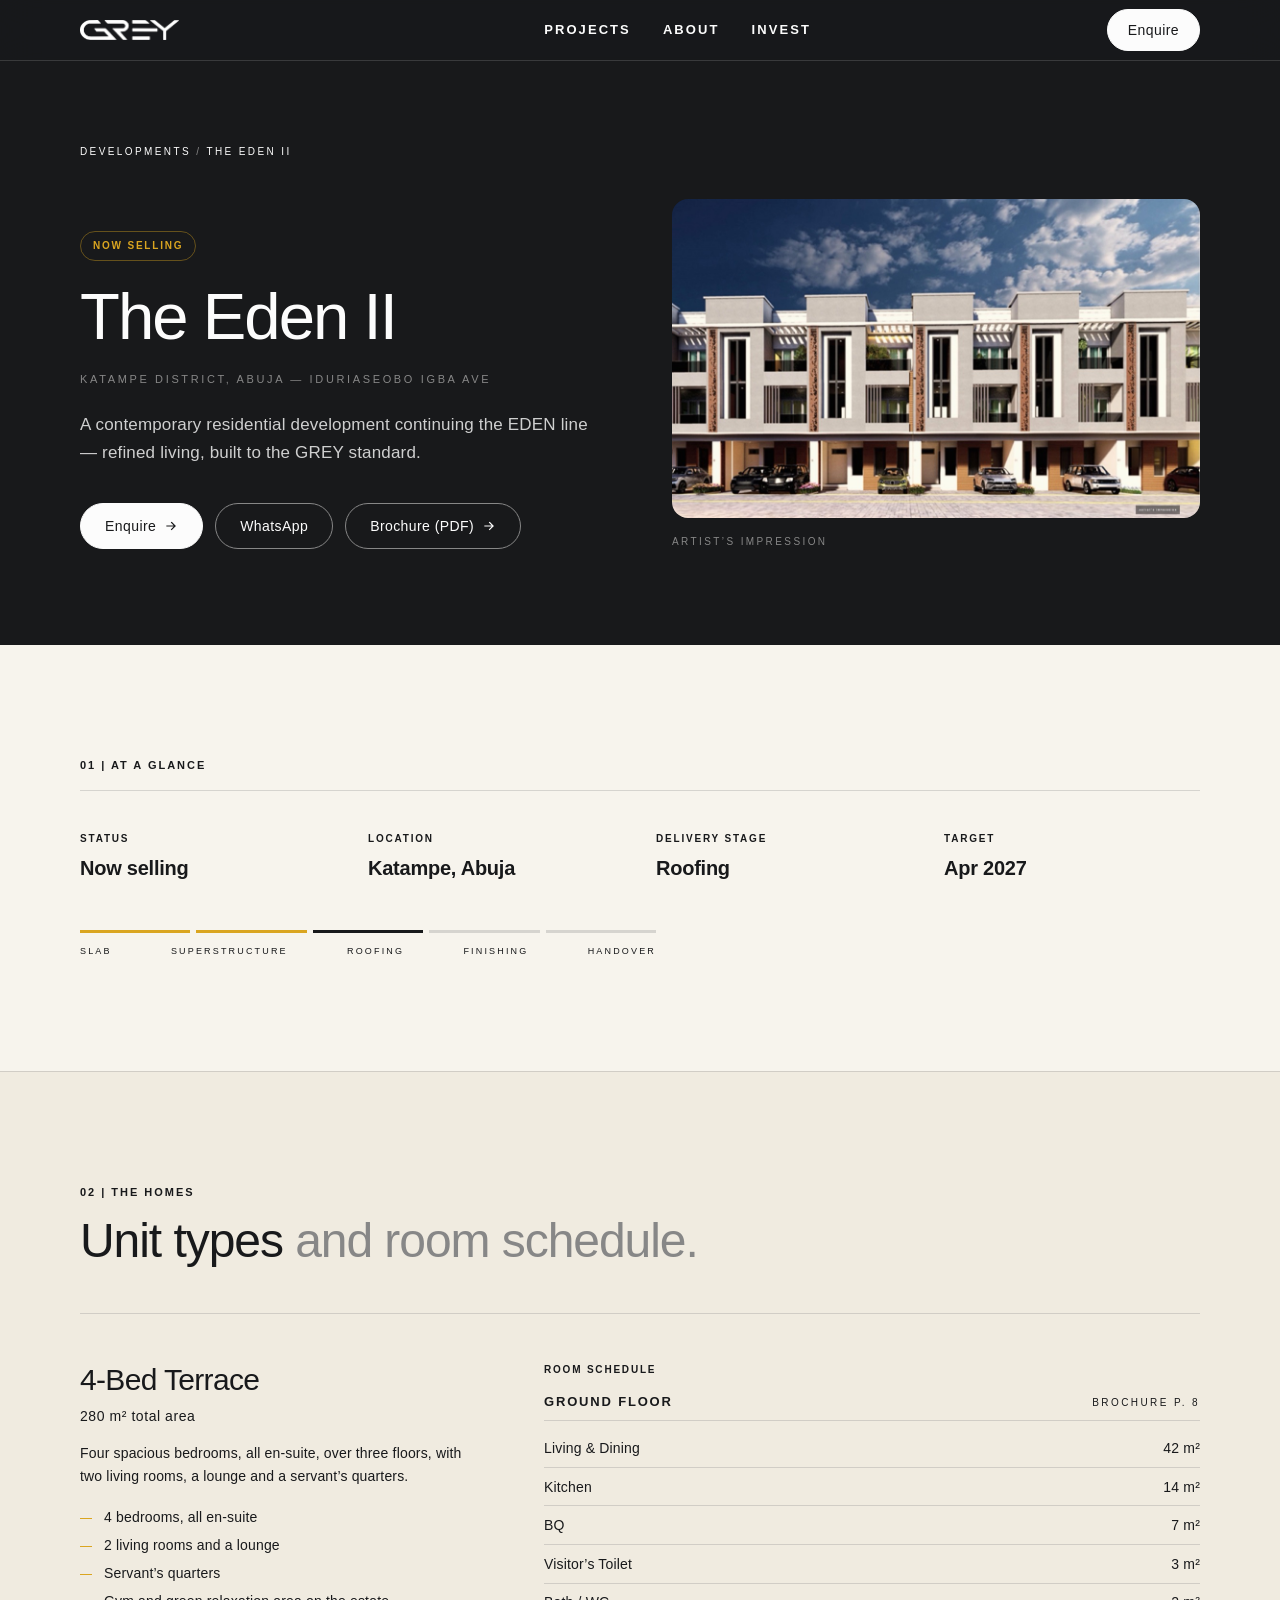
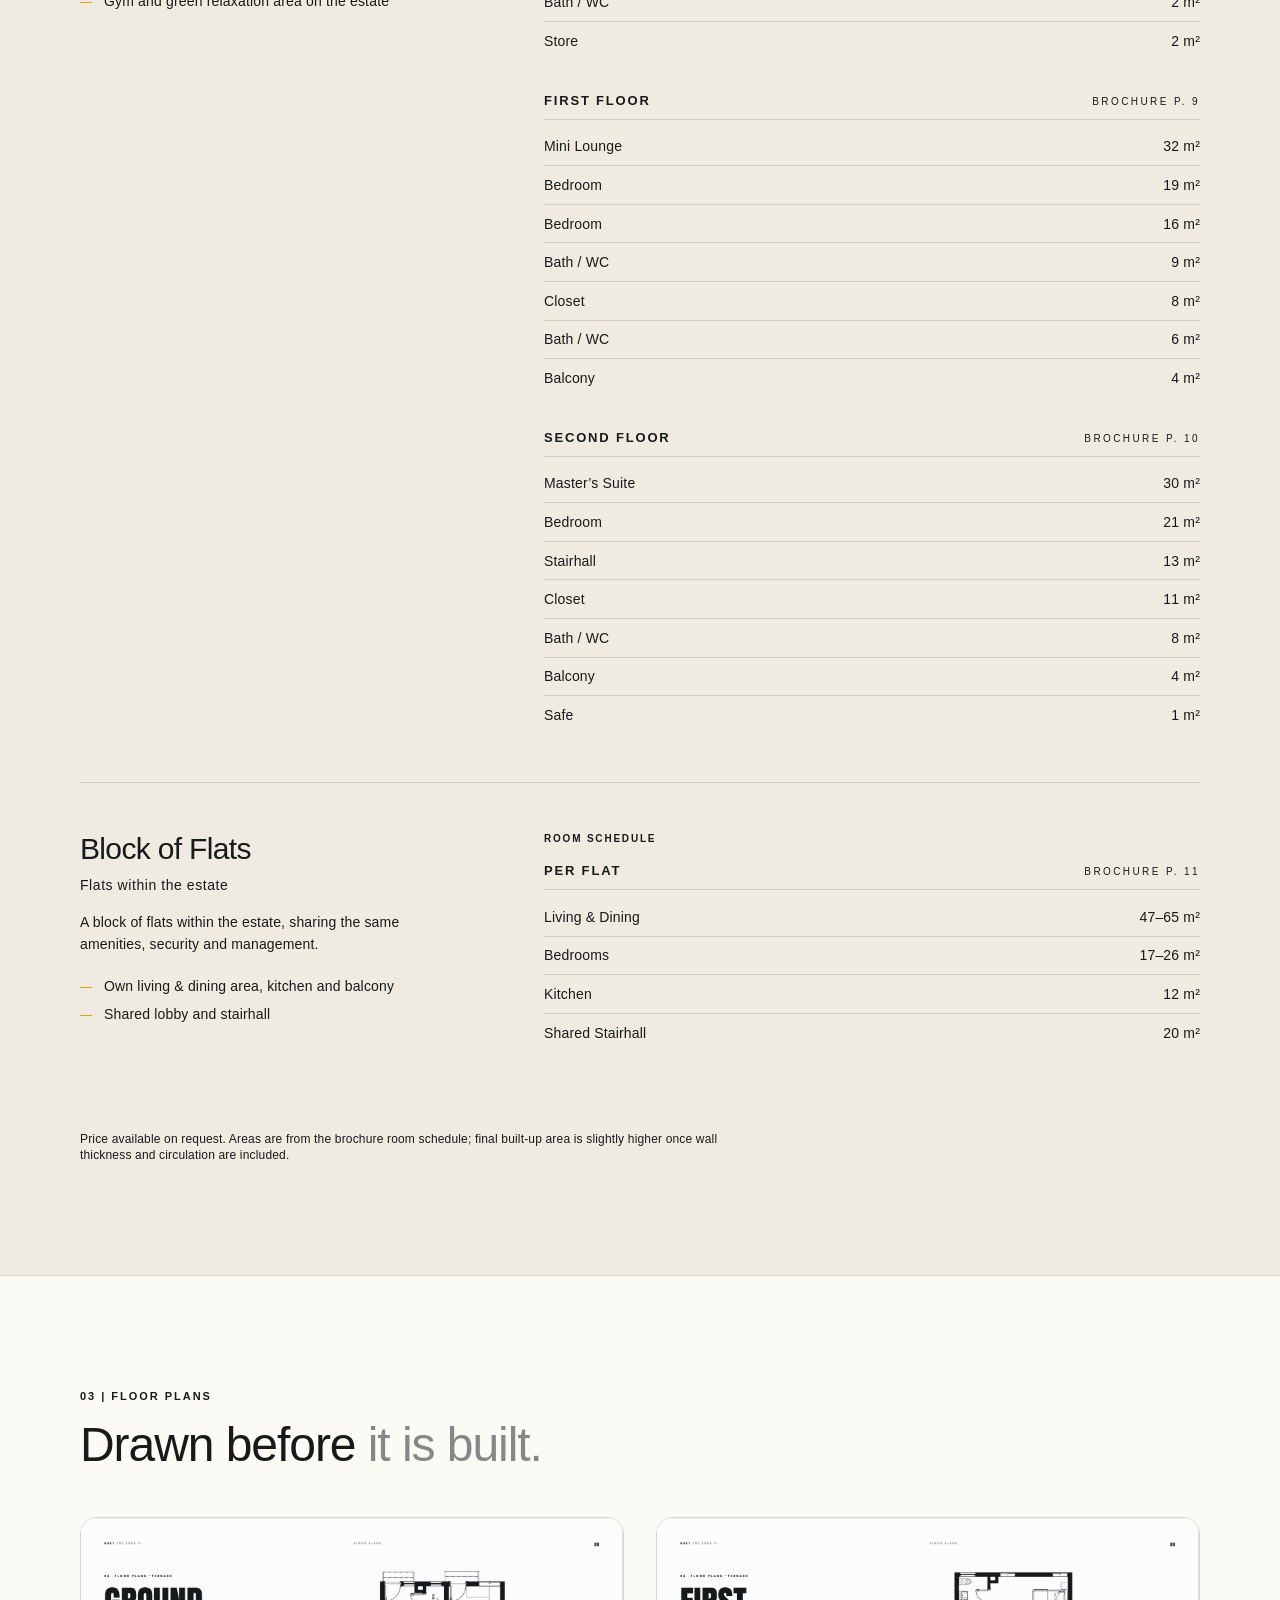
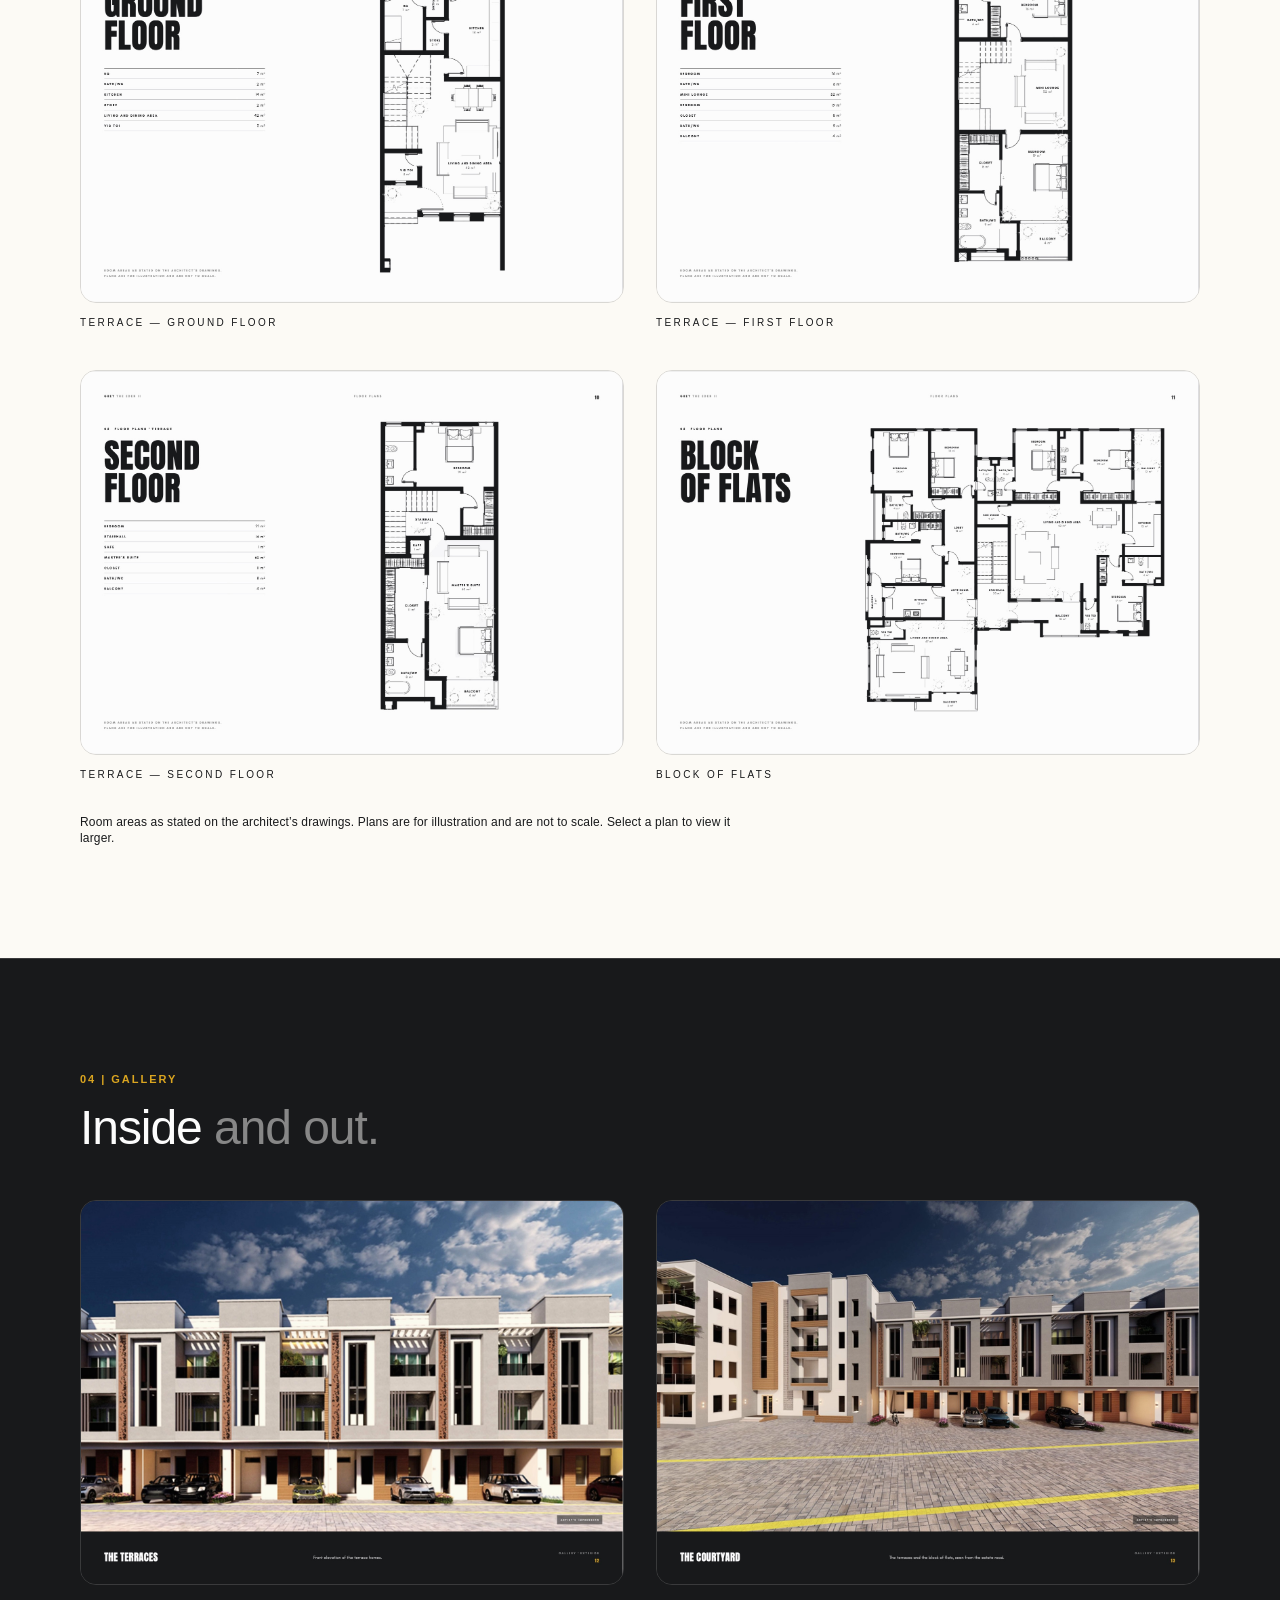
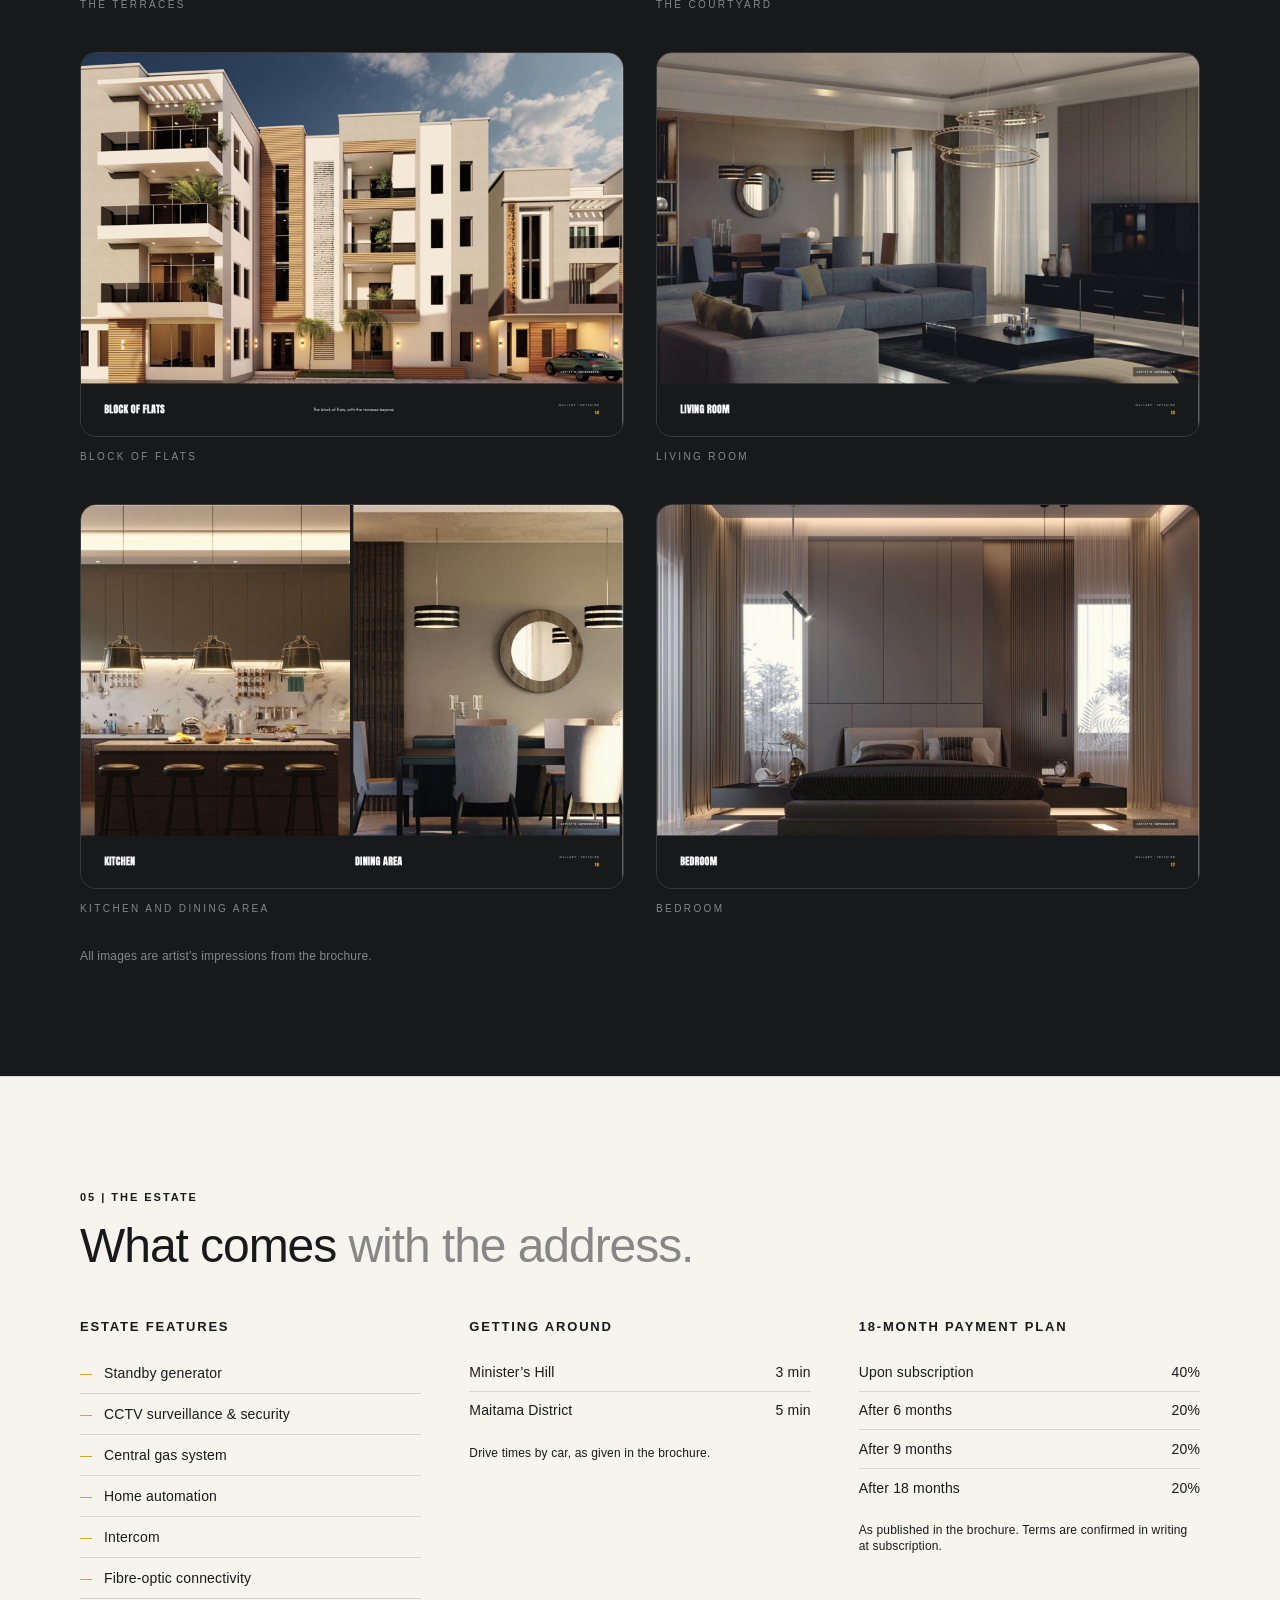
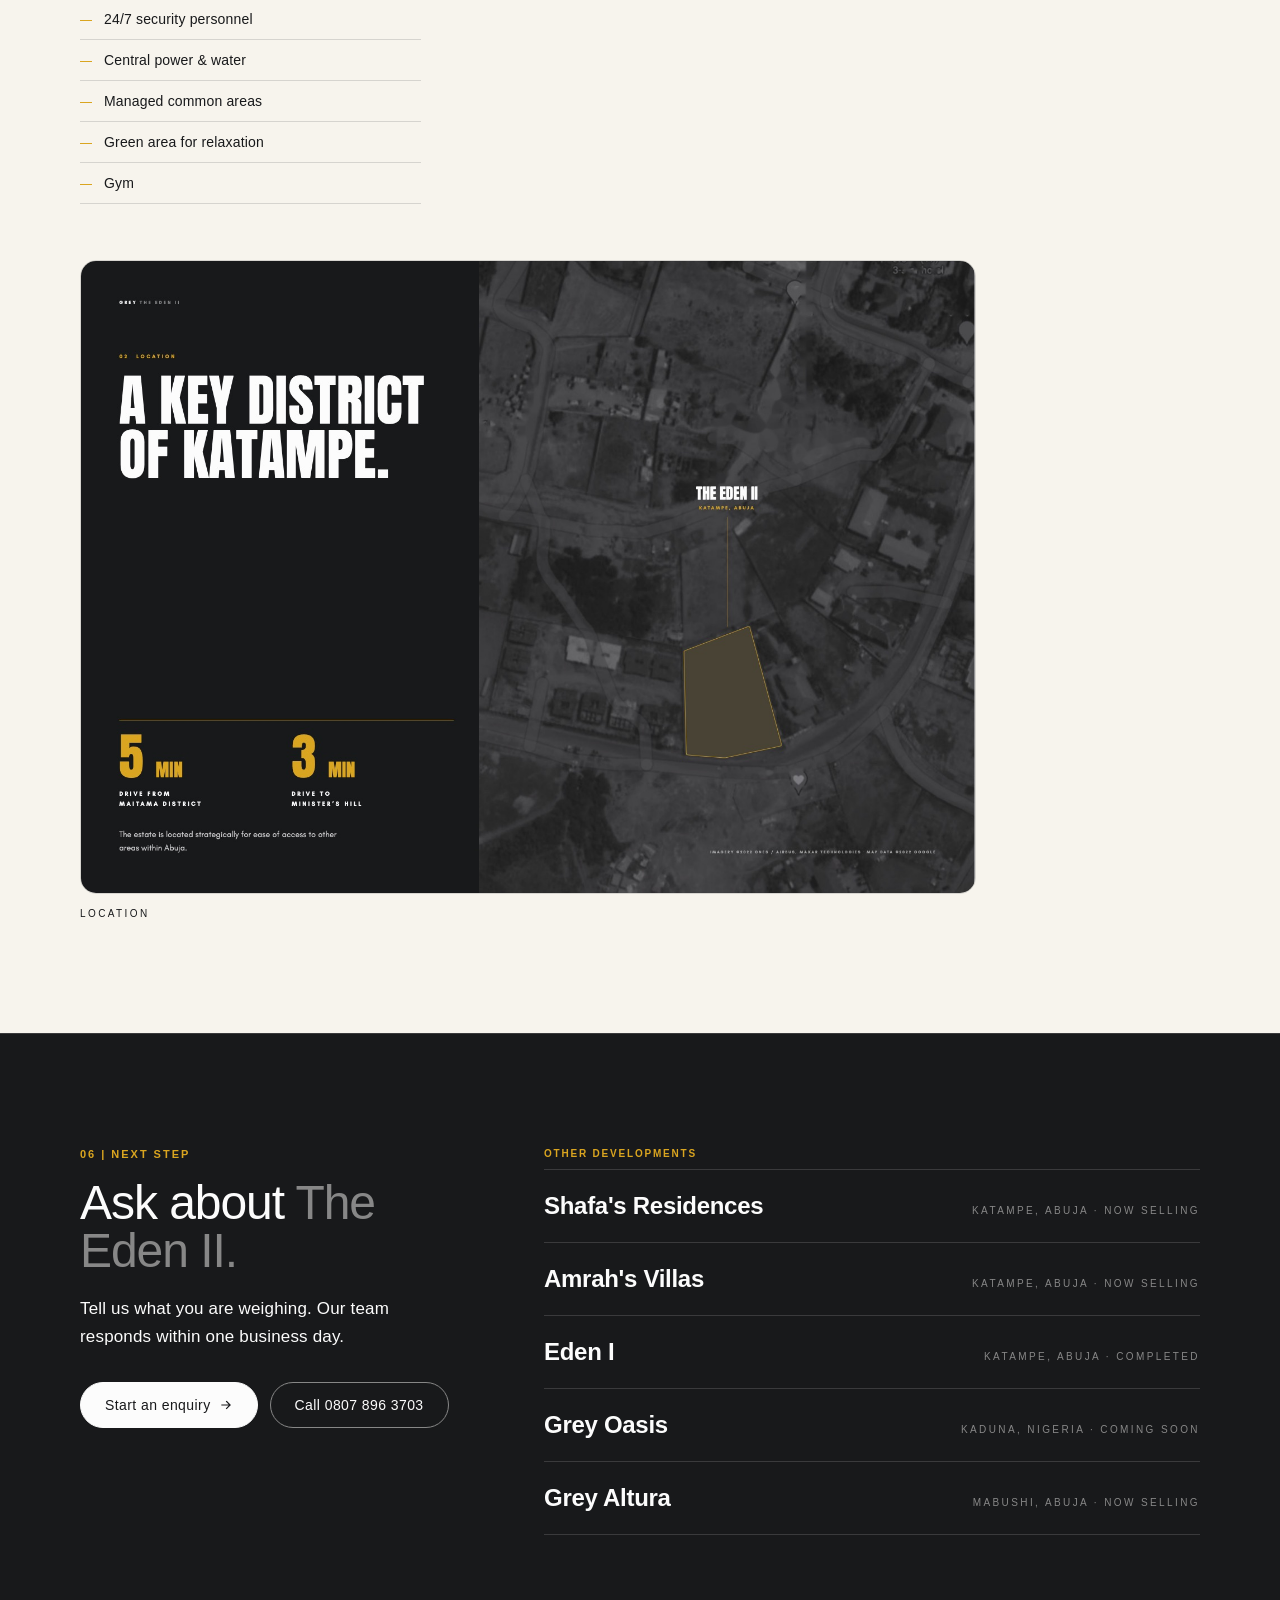
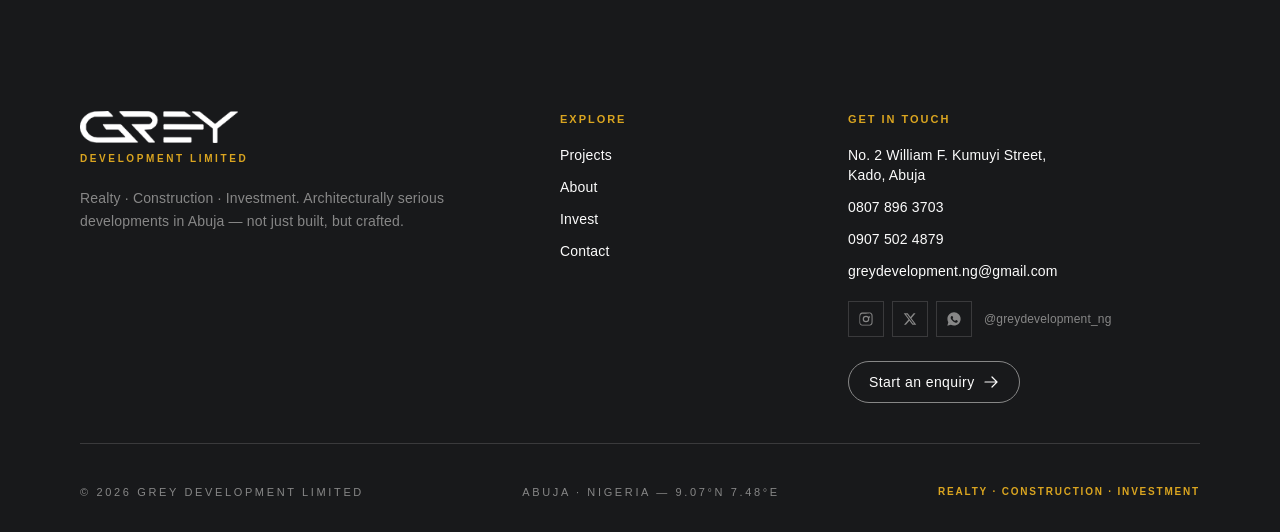
<file: developments/eden-ii/index.html>
<!DOCTYPE html>
<html lang="en" class="scroll-smooth">
<head>
  <!-- GENERATED by build_pages.py from index.html - edit that, then run ./build.sh -->
  <meta charset="UTF-8" />
  <meta name="viewport" content="width=device-width, initial-scale=1.0" />
  <title>The Eden II — Katampe, Abuja | GREY Development Limited</title>
  <meta name="description" content="A contemporary residential development continuing the EDEN line — refined living, built to the GREY standard." />
  <meta property="og:title" content="The Eden II — Katampe, Abuja" />
  <meta property="og:description" content="A contemporary residential development continuing the EDEN line — refined living, built to the GREY standard." />
  <meta property="og:image" content="https://greydevelopmentng.com/assets/projects/view-eden-ii-1100.jpg" />
  <meta property="og:url" content="https://greydevelopmentng.com/developments/eden-ii/" />
  <meta property="og:type" content="website" />
  <meta property="og:site_name" content="GREY Development Limited" />
  <meta name="twitter:card" content="summary_large_image" />
  <meta name="theme-color" content="#18191B" />
  <link rel="canonical" href="https://greydevelopmentng.com/developments/eden-ii/" />
  <script type="application/ld+json">
{
  "@context": "https://schema.org",
  "@graph": [
    {
      "@type": "WebPage",
      "@id": "https://greydevelopmentng.com/developments/eden-ii/",
      "url": "https://greydevelopmentng.com/developments/eden-ii/",
      "name": "The Eden II — Katampe, Abuja | GREY Development Limited",
      "description": "A contemporary residential development continuing the EDEN line — refined living, built to the GREY standard.",
      "primaryImageOfPage": "https://greydevelopmentng.com/assets/projects/view-eden-ii-1100.jpg",
      "isPartOf": {
        "@id": "https://greydevelopmentng.com/#org"
      }
    },
    {
      "@type": "BreadcrumbList",
      "itemListElement": [
        {
          "@type": "ListItem",
          "position": 1,
          "name": "Home",
          "item": "https://greydevelopmentng.com/"
        },
        {
          "@type": "ListItem",
          "position": 2,
          "name": "Developments",
          "item": "https://greydevelopmentng.com/#projects"
        },
        {
          "@type": "ListItem",
          "position": 3,
          "name": "The Eden II",
          "item": "https://greydevelopmentng.com/developments/eden-ii/"
        }
      ]
    }
  ]
}
  </script>
  <link rel="icon" href="data:image/svg+xml,%3Csvg%20xmlns='http://www.w3.org/2000/svg'%20viewBox='0%200%2032%2032'%3E%3Crect%20width='32'%20height='32'%20rx='6'%20fill='%2318191B'/%3E%3Ctext%20x='16'%20y='23'%20font-family='Century%20Gothic,Arial,sans-serif'%20font-size='21'%20font-weight='800'%20fill='%23DAA520'%20text-anchor='middle'%3EG%3C/text%3E%3C/svg%3E" />
  <script>document.documentElement.classList.add('js');</script>
  <style>
    /* ============================================================
       GREY — Brand Identity Guidelines, Volume One, Issue 2.0
       §03 Colour · §04 Typography · §10 Digital · §12 The Seven Tests

       FOUR COLOURS, and nothing else is used:
         Charcoal #18191B 60%  — the ground of the identity; never a flat black
         Grey     #878787 25%  — captions, labels, hairlines, icons, data series
         Off White #FCFCFC 10% — type on Charcoal; paper ground
         Gold     #DAA520  5%  — one rule, one word, one action. NEVER EXCEEDS 5%.
       Authorised tints: Gold 60 / 30 / 15 and Grey 30. No others.
       Gold lives on Charcoal (7.9:1). On light grounds it appears only as a rule,
       edge or foil — never as text (2.2:1). Radius 0 everywhere. No shadows.

       RECORDED DEVIATIONS (owner-directed, not manual-sanctioned):
         1. Ground. §03 makes Charcoal the ground of every primary application.
            This site is a hybrid: Charcoal carries the header, hero, pull-quote,
            portfolio, investment data, CTA and footer; a warm light ground carries
            the reading sections. Proportion is held at roughly 60/25/10/5.
         2. Light ground tone. The warm cream below is not Off White #FCFCFC.
         3. Type sizes. §04 sets H3 at 20/26; card labels here run smaller to fit
            the grid. Faces, weights, caps and tracking follow §04 exactly.
       ============================================================ */
    :root {
      color-scheme: light;
      /* The four */
      --charcoal:#18191B; --grey:#878787; --offwhite:#FCFCFC; --gold:#DAA520;
      /* Authorised tints */
      --gold-60:rgba(218,165,32,.60); --gold-30:rgba(218,165,32,.30); --gold-15:rgba(218,165,32,.15);
      --grey-30:rgba(135,135,135,.30);
      /* Warm light ground (deviation 2) */
      --ground:#F7F4ED; --ground-2:#F0EBE0; --panel-bg:#FCFAF5;
      /* Legacy aliases — every one resolves to a colour above */
      --void:#18191B;
      --void-72:#18191B; --void-64:#18191B; --void-40:#878787; --void-14:rgba(135,135,135,.30);
      --gold-soft:#DAA520; --gold-deep:#18191B;
      --ow-80:rgba(252,252,252,.80); --ow-64:#878787; --ow-14:rgba(135,135,135,.30);
      /* Radius — DEVIATION from §10 ("Radius 0 px, no rounded corners anywhere"),
         adopted at the owner's direction to match the SOLEN reference. */
      --r-card:14px; --r-img:16px; --r-pill:999px; --r-chip:10px;
      /* §10 — 8px base spacing scale */
      --s1:8px; --s2:16px; --s3:24px; --s4:40px; --s5:64px; --s6:104px;
    }
    html, body { background-color: var(--ground); }
    /* §10 — Body: Glacial 17px / 1.65, 620px measure */
    body { font-family:'Century Gothic','URW Gothic','Avant Garde','Avenir Next','Avenir','Segoe UI',Arial,sans-serif;
           color: var(--charcoal); -webkit-font-smoothing: antialiased;
           font-size:17px; line-height:1.65; letter-spacing:.01em; font-weight:400; }
    /* §04/§10 — measure: body never exceeds 68 characters (620px at 17px).
       Applied through the layout's own max-w utilities, not a blanket rule on <p>,
       which would re-anchor centred paragraphs to the left of their 68ch box. */

    ::selection { background: var(--gold); color: var(--void); }

    ::-webkit-scrollbar { width:8px; }
    ::-webkit-scrollbar-track { background: var(--ground); }
    ::-webkit-scrollbar-thumb { background: var(--void-14); border-radius:99px; border:2px solid var(--ground); }
    ::-webkit-scrollbar-thumb:hover { background: var(--gold); }

    /* Focus — 2px ring: Void on Off White, gold on Void (§10) */
    a:focus-visible, button:focus-visible, input:focus-visible,
    select:focus-visible, textarea:focus-visible {
      outline:2px solid var(--gold); outline-offset:2px; border-radius:0;
      /* Gold is 2.2:1 on the light ground, below WCAG 1.4.11's 3:1 for a UI
         boundary, so a 1px Charcoal edge carries the contrast the gold cannot.
         The gold ring itself is never removed. */
      box-shadow:0 0 0 1px var(--charcoal), 0 0 0 4px var(--charcoal);
    }
    .on-void a:focus-visible, .on-void button:focus-visible,
    #siteHeader a:focus-visible, #siteHeader button:focus-visible {
      outline-color: var(--gold); box-shadow:none;  /* 7.9:1 unaided on Charcoal */
    }

    /* ---- Type (§04) ----
       Anton -> Century Gothic for display (owner-directed; see deviation 8).
       One weight; hierarchy comes from size and space, not boldness.
       Glacial -> Century Gothic for everything else.
       Tracking increases as size decreases — never the reverse. */
    /* DEVIATION from §04 ("always uppercase"): display is set in sentence case to
       match the SOLEN reference. Face, single weight and the size-driven hierarchy
       all still follow §04. */
    .display { font-family:'Century Gothic','URW Gothic','Avant Garde','Avenir Next','Avenir','Segoe UI',Arial,sans-serif; font-weight:500;
               text-transform:none; letter-spacing:-.022em; line-height:1.08;
               color: var(--charcoal); }
    .display--hero { font-weight:500; letter-spacing:-.03em; line-height:1.02; text-wrap:balance;
      /* Fluid, so the headline never jumps size at a breakpoint. The stepped
         text-[2.65rem] sm:text-7xl went 42px -> 72px at 640px, which wrapped to four
         cramped lines on tablets and large phones in landscape. Tracks ~40px at 375px
         up to the 88px display size at 1440px and holds there. */
      font-size: clamp(2rem, 1.2rem + 3.6vw, 4.25rem); }
    /* Short viewports — landscape phones and the 568px-tall iPhone SE. The hero has to
       seat a fixed 80px header, a two-line headline, a sub-line and the search bar in
       under 300px of usable height, so the type and the gaps step down. Without this the
       search bar falls below the fold and the section overflows by 30-60px. */
    @media (max-height: 620px) {
      #home { padding-top: 5rem; }
      #home .display--hero { font-size: clamp(1.75rem, 1rem + 3vw, 2.75rem); line-height: 1.06; }
      #home .hero-body { padding-top: .5rem; padding-bottom: .5rem; }
      #home h2 + p { margin-top: .6rem; font-size: .8125rem; line-height: 1.5; }
      #heroSearch { margin-top: 1rem; }
    }
    /* Two-tone headline — the de-emphasised half takes Grey. On Charcoal that is
       4.9:1; on the cream ground Grey only clears 3:1, so it is used there at 24px+
       only, which every .display size satisfies. */
    .dim { color: var(--grey); }
    /* H2 32/36 +0.03em; H1 48/50 +0.02em; Display 72/72 +0.01em */
    .display.text-xl, .display.text-lg { font-weight:600; letter-spacing:-.012em; }
    /* Caption — Glacial Bold, caps, 11/17 +0.18em. Charcoal on light; Gold on Charcoal. */
    .eyebrow { font-weight:700; font-size:11px; line-height:1.55; letter-spacing:.18em;
               text-transform:uppercase; color: var(--charcoal); }
    .on-void .eyebrow, #siteHeader .eyebrow { color: var(--gold); }
    /* Micro — Glacial Bold, caps, 9/14 +0.24em.
       §04: never letterspace lowercase body text, so the micro tracking is applied
       only where the text is actually set in capitals. */
    .mono { letter-spacing:.04em; font-variant-numeric: tabular-nums; }
    .mono.uppercase, .mono.tracking-wide, .mono.tracking-wider, .eyebrow.mono { letter-spacing:.24em; }
    .tnum { font-variant-numeric: tabular-nums; }
    /* Tagline — Glacial Italic in Gold, 24/30, tracking 0. One per composition,
       and only on Charcoal, where Gold is legal as type. */
    .quote { font-family:'Century Gothic','URW Gothic','Avenir Next','Avenir','Segoe UI',Arial,sans-serif; font-style: italic;
             font-weight:400; letter-spacing:0; line-height:1.25; }
    .on-void .quote { color: var(--gold); }
    /* Statement — Glacial, for sentences past Anton's 8-word cap. */
    .statement { font-weight:400; font-size:clamp(1.25rem,2.2vw,1.75rem); line-height:1.42;
                 letter-spacing:.01em; color: var(--charcoal); }
    .on-void .statement { color: var(--offwhite); }
    /* H3 — Glacial Bold, caps, +0.14em (size reduced from §04's 20/26 to fit the grid) */
    .h3 { font-weight:600; font-size:13px; line-height:1.45; letter-spacing:.14em;
          text-transform:uppercase; color: var(--charcoal); }
    .on-void .h3 { color: var(--offwhite); }
    /* Two-tone headline (SOLEN reference): the second clause drops to Grey.
       Every .display size is 30px+, so Grey's 3.4:1 on cream clears the 3:1
       large-text threshold; on Charcoal it is 4.9:1. */
    .gradword, .text-bronze-grad { color: var(--grey); -webkit-text-fill-color: var(--grey); }
    .accent-gold { color: var(--gold); }

    /* ---- Void bands (header, pull-quote, footer) ---- */
    .on-void { background: var(--void); }
    .on-void .display, .on-void .text-porcelain { color: var(--offwhite); }
    .on-void .text-body { color: var(--offwhite); }
    .on-void .text-muted, .on-void .text-slate, .on-void .text-stone { color: var(--ow-64); }
    .on-void .border-line, .on-void .border-t, .on-void .border-b { border-color: var(--ow-14); }
    .on-void .bg-line, .on-void .h-px { background-color: var(--ow-14); }
    .text-goldsoft { color: var(--gold-soft); }
    /* Mobile menu sits inside the Void header */
    #mobileMenu { background: rgba(24,25,27,.97); border-top-color: var(--ow-14); }
    #mobileMenu a:not(.btn) { color: var(--grey); }
    #mobileMenu a:not(.btn):hover { color: var(--offwhite); }
    #mobileMenu .border-line { border-color: var(--ow-14); }


    /* Rounded geometry (SOLEN reference) */
    .zoomable, .zoomable img, .r-img { border-radius: var(--r-img); overflow:hidden; }
    #projectGrid article, #projects article, .glass, .glass-strong,
    .modal-panel, .fab-item, .hero-card, .hero-picks { border-radius: var(--r-card); }
    .hero-picks { overflow:hidden; }
    .utab, .filter-chip { border-radius: var(--r-pill); }

    /* ---- Components on a Charcoal ground (§10: Charcoal panels, hairline Grey
       borders; Gold marks the one figure the user came for, everything else Grey) ---- */
    .on-void .bg-panel, .on-void .bg-ink, .on-void .bg-ink2 { background: transparent; }
    .on-void .utab { color: var(--grey); border-color: var(--grey-30); }
    .on-void .utab:hover { color: var(--offwhite); border-color: var(--grey); }
    .on-void .utab[aria-selected="true"] { color: var(--charcoal); background: var(--offwhite); border-color: var(--offwhite); }
    .on-void .filter-chip { color: var(--grey); border-color: var(--grey-30); }
    .on-void .filter-chip:hover { color: var(--offwhite); border-color: var(--grey); }
    .on-void .filter-chip[aria-pressed="true"] { color: var(--charcoal); background: var(--offwhite); border-color: var(--offwhite); }
    .on-void .uspec { border-bottom-color: var(--grey-30); }
    .on-void .uspec dt { color: var(--grey); }
    .on-void .uspec dd { color: var(--offwhite); }
    .on-void .dd { border-bottom-color: var(--grey-30); }
    .on-void .dd-ico { color: var(--grey); }
    .on-void .btn-primary { background: var(--offwhite); color: var(--charcoal); border-color: var(--offwhite); }
    .on-void .btn-primary:hover { background:#E3E3E3; border-color:#E3E3E3; }
    .on-void .btn-secondary { color: var(--offwhite); border-color: var(--grey); background: transparent; }
    .on-void .btn-secondary:hover { background: var(--gold-15); color: var(--offwhite); border-color: var(--gold); }
    .on-void .measure { background: var(--grey); }
    .on-void .group:hover .measure { background: var(--gold); }
    .on-void a:not(.btn):not([aria-label]) { color: var(--offwhite); }

    /* ---- Buttons (§10): square, no radius, GOLD NEVER FILLS ---- */
    .btn { border-radius:0; font-weight:500; letter-spacing:.03em; cursor:pointer;
           transition: background-color 240ms cubic-bezier(.4,0,.2,1), color 240ms cubic-bezier(.4,0,.2,1),
                       border-color 240ms cubic-bezier(.4,0,.2,1), opacity 240ms ease; }
    .btn-primary   { background: var(--void); color: var(--offwhite); border:1px solid var(--void); }
    .btn-primary:hover  { background:#26272A; border-color:#26272A; }
    .btn-primary:active { background:#34363A; border-color:#34363A; }
    .btn-secondary { background: transparent; color: var(--gold-deep); border:1px solid var(--gold-deep); }
    .btn-secondary:hover { background: var(--gold-15); color: var(--gold-deep); border-color: var(--gold-deep); }
    /* On Void grounds (hero over photography, footer) */
    /* Primary CTA on the Charcoal bands. Off White fill, Charcoal type — 17.1:1,
       the loudest pairing in the palette.
       It is NOT gold: a filled gold button is 13.7% of a short band at 375px, and
       §03's 5% ceiling is "the single most important colour rule". Gold stays the
       accent — the eyebrow, the active-nav underline, the rules, the one figure. */
    .btn-invert    { background: var(--offwhite); color: var(--charcoal); border:1px solid var(--offwhite); }
    .btn-invert:hover { background:#E3E3E3; border-color:#E3E3E3; }
    .btn-invert:active { background:#CFCFCF; border-color:#CFCFCF; }
    .btn-invert-secondary { background: transparent; color: var(--offwhite); border:1px solid var(--grey); }
    .btn-invert-secondary:hover { border-color: var(--gold); color: var(--gold); }
    /* Pill geometry (SOLEN reference) — overrides the square .btn above. */
    .btn { border-radius: var(--r-pill); }
    .btn-pill-sm { padding:.55rem 1.1rem; font-size:.8rem; }
    .circ { width:2.5rem; height:2.5rem; border-radius:50%; display:grid; place-items:center;
            border:1px solid var(--grey); background:transparent; color:inherit; cursor:pointer;
            transition: border-color .16s ease, color .16s ease, background-color .16s ease; }
    .circ:hover { border-color: var(--gold); color: var(--gold); }
    .btn[disabled] { opacity:.6; cursor:wait; }

    /* Hero nav reveal — over the hero the bar carries only the wordmark and the
       menu button; the links, the Enquire pill and the Charcoal ground fade in
       after 80px of scroll (§10). */
    #siteHeader:not(.scrolled) .nav-reveal { opacity:0; pointer-events:none; transform: translateY(-8px); }
    .nav-reveal { transition: opacity .32s ease, transform .32s cubic-bezier(.4,0,.2,1); }
    /* The links are hidden over the hero, so the menu button has to be reachable at
       every width there — otherwise the desktop hero offers no navigation at all. */
    @media (min-width:1024px){
      #siteHeader:not(.scrolled) #menuBtn { display:inline-flex; }
      #mobileMenu:not(.hidden) { display:block; }
    }

    /* ---- Hero slideshow ----
       Cross-fade between featured developments, with a slow 6% drift on the visible
       one. The drift is a transition, not an animation, so a slide leaving does not
       snap back to scale 1 while it is still fading out. prefers-reduced-motion: no
       drift, an instant cut, and the show starts paused (see the script). */
    .hero-slide { position:absolute; inset:0; width:100%; height:100%; object-fit:cover; object-position:center;
                  opacity:0; transform: scale(1); transition: opacity 1.4s ease, transform 9s linear; }
    .hero-slide.is-active { opacity:1; }
    #home.is-playing .hero-slide.is-active { transform: scale(1.06); }
    .hero-pick { position:relative; display:flex; align-items:flex-start; gap:.9rem; padding:.95rem 1.25rem 1.05rem;
                 border-top:1px solid rgba(252,252,252,.12); transition: background-color .3s ease; }
    .hero-picks > .hero-pick:first-of-type { border-top:0; }
    .hero-pick:hover, .hero-pick.is-active { background: rgba(252,252,252,.05); }
    .hero-pick-bar { position:absolute; left:0; right:0; bottom:0; height:2px; }
    .hero-pick-bar i { display:block; height:100%; width:0; background: var(--gold); }
    .hero-pick.is-active .hero-pick-bar i { width:100%; }
    #home.is-playing .hero-pick.is-active .hero-pick-bar i { animation: pickFill var(--hero-dur, 7s) linear both; }
    @keyframes pickFill { from { width:0; } to { width:100%; } }
    #heroPause .ico-play { display:none; }
    #heroPause[aria-pressed="true"] .ico-play { display:block; }
    #heroPause[aria-pressed="true"] .ico-pause { display:none; }
    @media (prefers-reduced-motion: reduce) {
      .hero-slide { transition:none; }
      #home.is-playing .hero-slide.is-active { transform:none; }
    }

    /* ---- Image viewer (development pages): a native <dialog>, so focus is trapped and
       Escape closes it without script. Without script the links simply open the image. */
    .lb { border:0; padding:0; margin:0; background:transparent; color: var(--offwhite);
          width:100vw; height:100dvh; max-width:none; max-height:none; overflow:hidden; }
    .lb::backdrop { background: rgba(24,25,27,.95); }
    .lb figure { margin:0; height:100%; display:flex; flex-direction:column; align-items:center; justify-content:center;
                 gap:1rem; padding:4.5rem 5.5rem 1.5rem; }
    .lb img { max-width:100%; max-height:calc(100dvh - 9rem); width:auto; height:auto; object-fit:contain; border-radius:10px; }
    .lb figcaption { display:flex; gap:1.25rem; font-size:11px; letter-spacing:.18em; text-transform:uppercase; }
    .lb figcaption .n { color: var(--grey); font-variant-numeric: tabular-nums; }
    .lb button { position:absolute; width:2.75rem; height:2.75rem; border-radius:50%; display:grid; place-items:center;
                 border:1px solid rgba(252,252,252,.3); background: rgba(24,25,27,.6); color: var(--offwhite); cursor:pointer;
                 transition: border-color .16s ease, color .16s ease; }
    .lb button:hover { border-color: var(--gold); color: var(--gold); }
    .lb .x { top:1rem; right:1rem; } .lb .prev { left:1rem; top:50%; margin-top:-1.375rem; } .lb .next { right:1rem; top:50%; margin-top:-1.375rem; }
    @media (max-width:640px){
      .lb figure { padding:4.5rem 1rem 5rem; }
      .lb .prev, .lb .next { top:auto; bottom:1rem; margin-top:0; }
    }

    /* Scroll cue — a hairline rule and a word, as in the reference */
    .scrollcue { display:flex; flex-direction:column; align-items:center; gap:.65rem; }
    .scrollcue .rule { width:1px; height:40px; background: linear-gradient(to bottom, transparent, var(--offwhite)); }

    /* Header — Void bar; compacts after 80px (§10 motion: fade + 8px slide) */
    .t-std { transition: all 240ms cubic-bezier(.4,0,.2,1); }
    .t-micro { transition: all 160ms cubic-bezier(.4,0,.2,1); }
    #siteHeader .eyebrow { color: var(--gold-soft); }
    /* Off White, not Grey: the bar is 92% opaque, so Grey composites to 3.97:1 at
       13px — under 4.5:1. The active item is distinguished by §10's gold underline
       rather than by colour. */
    #siteHeader nav ul a { color: var(--offwhite); }
    #siteHeader nav ul a:hover { color: var(--gold); }
    #siteHeader nav ul a.nav-active { color: var(--offwhite); }
    #siteHeader #menuBtn { color: var(--offwhite); border-color: rgba(252,252,252,.22); }
    #siteHeader.scrolled { background: rgba(24,25,27,.74); backdrop-filter: blur(22px) saturate(1.5);
                           -webkit-backdrop-filter: blur(22px) saturate(1.5); border-bottom:1px solid var(--ow-14); }
    .nav-active { color: var(--offwhite); position: relative; }
    .nav-active::after { content:""; position:absolute; left:0; right:0; bottom:-6px; height:1px; background: var(--gold); }
    .navbar-inner { transition: height .3s cubic-bezier(.4,0,.2,1); }
    #siteHeader.scrolled .navbar-inner { height: 3.75rem; }
    .nav-logo { transition: height .25s ease; }
    #siteHeader.scrolled .nav-logo { height: 1.25rem; }
    .nav-desc { max-height:1rem; overflow:hidden; transition: opacity .2s ease, max-height .3s ease, margin-top .3s ease; }
    #siteHeader.scrolled .nav-desc { opacity:0; max-height:0; margin-top:0; }

    /* Hairline rule that extends on hover — structural, not decorative */
    .measure { height:1px; width:2rem; background: var(--void-40);
               transition: width .4s cubic-bezier(.4,0,.2,1), background-color .4s ease; }
    .group:hover .measure { width:3.5rem; background: var(--gold); }

    /* Panels — 1px hairline only, no fills or shadows */
    .glass { background: transparent; border:1px solid var(--void-14); }
    .glass-strong { background: var(--panel-bg); border:1px solid var(--void-14); }
    .on-void .glass, .on-void .glass-strong { background: transparent; border-color: var(--ow-14); }
    .rule-gold { height:1px; background: var(--gold); }

    /* Hero — photography with a graded panel so type clears 4.5:1 */
    .hero-img { object-fit: cover; object-position: center; }
    @media (max-width:640px){ .hero-img { object-fit: contain; } }
    .hero-scrim-b { background: linear-gradient(to top, rgba(24,25,27,.92) 0%, rgba(24,25,27,.82) 22%, rgba(24,25,27,.62) 45%, rgba(24,25,27,.36) 68%, rgba(24,25,27,0) 92%); }
    /* The headline and sub-line now sit top-left, so the left scrim carries most of
       the legibility budget. Off White needs ~0.68 coverage to hold 4.5:1 over a
       worst-case white pixel, and ~0.50 to hold 3:1 at display sizes. */
    .hero-scrim-l { background: linear-gradient(to right, rgba(24,25,27,.44) 0%, rgba(24,25,27,.30) 38%, rgba(24,25,27,.08) 70%, rgba(24,25,27,0) 88%); }
    .hero-scrim-t { background: linear-gradient(to bottom, rgba(24,25,27,.50) 0%, rgba(24,25,27,.16) 60%, rgba(24,25,27,0) 100%); }
    /* Bottom-left corner only: carries the sub-line and the search bar, which sit over
       the brightest part of the lower frame on the daylight slides. */
    .hero-scrim-corner { background: radial-gradient(85% 30% at 0% 100%, rgba(24,25,27,.55) 0%, rgba(24,25,27,.30) 50%, rgba(24,25,27,0) 100%); }
    /* Below 1024px the hero stacks and the text can fill most of its height, so the
       side scrim becomes a full-height one. */
    @media (max-width:1023px){
      .hero-scrim-l { background: linear-gradient(to top, rgba(24,25,27,.93) 0%, rgba(24,25,27,.80) 72%, rgba(24,25,27,.40) 90%, rgba(24,25,27,.18) 100%); }
    }

    /* Motion — fade + 8px slide only (§10). No scale, bounce or parallax. */
    .zoomable img { transition: opacity 600ms cubic-bezier(.4,0,.2,1), transform 1.2s cubic-bezier(.16,1,.3,1); }
    /* Sleek pass (owner-directed): a slow 4% image drift on hover. DEVIATION from §10's
       "no scale" - it is the one scale on the site, and reduced-motion removes it. */
    .group:hover .zoomable img, .gal:hover img { transform: scale(1.04); }
    .gal { overflow:hidden; border-radius: var(--r-img); }
    .gal img { transition: transform 1.2s cubic-bezier(.16,1,.3,1); }
    @media (prefers-reduced-motion: reduce){ .group:hover .zoomable img, .gal:hover img { transform:none; } }
    @keyframes heroIn { from { opacity:0; transform: translateY(18px); } to { opacity:1; transform:none; } }
    .js .hero-in { opacity:0; animation: heroIn 1.1s cubic-bezier(.16,1,.3,1) both; }

    #projects .zoomable { box-shadow: none; }
    #projects .zoomable::after { content:""; position:absolute; inset:0; z-index:1; pointer-events:none;
      background: linear-gradient(to top, rgba(24,25,27,.52) 0%, rgba(24,25,27,.10) 42%, rgba(24,25,27,0) 66%);
      transition: opacity .4s ease; }
    #projects .zoomable > span { z-index:2; }
    #projects article { transition: border-color .4s ease, transform .7s cubic-bezier(.16,1,.3,1), opacity .9s cubic-bezier(.16,1,.3,1); }
    /* Subtle: the hairline warms to a soft antique gold rather than flashing to full
       Metallic, and the lift is halved. */
    #projects article:hover { border-color: var(--gold-60); transform: translateY(-2px); }
    @media (prefers-reduced-motion: reduce){ #projects article:hover { transform:none; } }

    /* Reveal */
    .js .reveal { opacity:0; transform: translateY(18px); transition: opacity .9s cubic-bezier(.16,1,.3,1), transform .9s cubic-bezier(.16,1,.3,1); }
    .js .reveal.is-visible { opacity:1; transform:none; }
    .reveal[data-delay="1"]{ transition-delay:.1s; }
    .reveal[data-delay="2"]{ transition-delay:.2s; }
    .reveal[data-delay="3"]{ transition-delay:.3s; }

    /* Delivery timeline — gold marks progress as a rule, not a fill */
    .tl-seg { height:3px; flex:1 1 0; background: var(--void-14); transition: background-color .5s ease; }
    .tl-seg.is-done { background: var(--gold); }
    .tl-seg.is-active { background: var(--void); }
    .on-void .tl-seg { background: var(--ow-14); }
    .on-void .tl-seg.is-active { background: var(--offwhite); }

    /* Content links: text keeps full contrast on hover; a 1px gold rule grows underneath.
       (Gold is permitted on Off White as a rule, never as text.) */
    #contact a:not(.btn):not([aria-label]), footer a:not(.btn):not([aria-label]),
    .proj-empty a {
      background-image: linear-gradient(var(--gold), var(--gold));
      background-repeat: no-repeat; background-position: 0 100%; background-size: 0 1px;
      transition: background-size .24s cubic-bezier(.4,0,.2,1), color .16s ease;
      padding-bottom: 1px;
    }
    #contact a:not(.btn):not([aria-label]):hover, footer a:not(.btn):not([aria-label]):hover,
    .proj-empty a:hover { background-size: 100% 1px; }
    @media (prefers-reduced-motion: reduce){
      #contact a, footer a, .proj-empty a { transition: none; }
    }

    /* ---- Interactive delivery-model flow (§05 icons: 48-unit grid, 2-unit line, square ends;
       gold marks the ACTIVE icon only) ---- */
    .pflow { list-style:none; margin:0; padding:0; display:grid; gap:2.5rem; position:relative; }
    @media (min-width:768px){ .pflow { grid-template-columns:repeat(3,1fr); gap:2rem; } }
    .pstep { position:relative; padding-top:1.75rem; outline:none; }
    /* connector rail */
    .pstep::before { content:""; position:absolute; top:0; left:0; right:0; height:1px; background:var(--void-14);
                     transition: background-color .28s ease; }
    .pstep-node { position:absolute; top:-3px; left:0; width:7px; height:7px; background:var(--void-40);
                  transition: background-color .28s ease; }
    .pstep-icon { width:38px; height:38px; color:var(--void-40); flex:none;
                  transition: color .28s ease; }
    .pstep:hover::before, .pstep:focus::before, .pstep:focus-visible::before { background:var(--gold-60); }
    .pstep:hover .pstep-node, .pstep:focus .pstep-node, .pstep:focus-visible .pstep-node { background:var(--gold-deep); }
    .pstep:hover .pstep-icon, .pstep:focus .pstep-icon, .pstep:focus-visible .pstep-icon { color:var(--gold-deep); }
    .pstep:hover .h3, .pstep:focus .h3, .pstep:focus-visible .h3 { color:var(--void); }
    .pstep:focus-visible { outline:2px solid var(--void); outline-offset:8px; }
    .on-void .pstep::before { background:var(--ow-14); }
    .on-void .pstep-icon, .on-void .pstep-node { color:var(--ow-64); background:var(--ow-64); }

    /* ---- Unit explorer: tabs + room schedule ---- */
    .utab { font-weight:500; font-size:12px; letter-spacing:.1em; text-transform:uppercase; cursor:pointer;
      color:var(--void-64); border:1px solid var(--void-14); background:transparent; padding:.5rem .9rem;
      transition:color .16s ease, border-color .16s ease, background-color .16s ease; }
    .utab:hover { color:var(--void); border-color:var(--void-40); }
    .utab[aria-selected="true"] { color:var(--offwhite); background:var(--void); border-color:var(--void); }
    .uspec { display:flex; justify-content:space-between; gap:1rem; padding:.55rem 0; border-bottom:1px solid var(--void-14); }
    .uspec:last-child { border-bottom:0; }
    .uspec dt { color:var(--void-72); }
    .uspec dd { color:var(--void); font-variant-numeric:tabular-nums; white-space:nowrap; }

    /* ---- Due-diligence accordion ---- */
    .dd { border-bottom:1px solid var(--void-14); }
    .dd-head { width:100%; display:flex; align-items:center; justify-content:space-between; gap:1rem;
      padding:1.15rem 0; background:transparent; border:0; cursor:pointer; text-align:left; }
    .dd-ico { width:18px; height:18px; color:var(--void-40); flex:none;
      transition: transform .24s cubic-bezier(.4,0,.2,1), color .24s ease; }
    .dd-head:hover .dd-ico, .dd-head[aria-expanded="true"] .dd-ico { color:var(--gold); }
    .dd-head[aria-expanded="true"] .dd-ico { transform: rotate(45deg); }
    .dd-body { display:grid; grid-template-rows:0fr; transition: grid-template-rows .3s cubic-bezier(.4,0,.2,1); }
    .dd-body > * { overflow:hidden; min-height:0; }
    .dd.is-open .dd-body { grid-template-rows:1fr; }
    .dd.is-open .dd-body > * { padding-bottom:1.35rem; }
    @media (prefers-reduced-motion: reduce){ .dd-body { transition:none; } .dd-ico { transition:none; } }


    /* §10 / WCAG 1.4.11 — a control's boundary needs 3:1. Grey 30 is a decorative
       hairline (dividers, panel edges); every interactive edge takes full Grey,
       which clears 3:1 on the cream ground and 4.9:1 on Charcoal. */
    .utab, .filter-chip, .fab-item,
    input:not([type="checkbox"]):not([type="radio"]), select, textarea {
      border-color: var(--grey) !important;
    }
    .on-void .utab, .on-void .filter-chip { border-color: var(--grey) !important; }
    .utab[aria-selected="true"], .filter-chip[aria-pressed="true"] { border-color: var(--charcoal) !important; }
    .on-void .utab[aria-selected="true"], .on-void .filter-chip[aria-pressed="true"] { border-color: var(--offwhite) !important; }

    /* Portfolio filter chips */
    .filter-chip { font-weight:500; letter-spacing:.14em; text-transform:uppercase; cursor:pointer;
      color: var(--void-64); border:1px solid var(--void-14); background: transparent;
      transition: color .16s ease, border-color .16s ease, background-color .16s ease; }
    .filter-chip:hover { color: var(--void); border-color: var(--void-40); }
    .filter-chip[aria-pressed="true"] { color: var(--offwhite); background: var(--void); border-color: var(--void); }
    #projectGrid article { transition: opacity .28s ease, transform .28s cubic-bezier(.4,0,.2,1), border-color .28s ease; }
    #projectGrid article.filtering-out { opacity:0; transform: translateY(8px); }
    #projectGrid article.is-filtered-hidden { display:none; }
    .proj-empty { display:none; }
    .proj-empty.show { display:block; }

    /* Brochure modal — Off White panel, hairline, no shadow */
    .modal-root { position:fixed; inset:0; z-index:90; display:none; }
    .modal-root.open { display:block; }
    .modal-backdrop { position:absolute; inset:0; background: rgba(24,25,27,.82); opacity:0; transition: opacity .24s ease; }
    .modal-root.open .modal-backdrop { opacity:1; }
    .modal-panel { position:absolute; inset:0; margin:auto; width:min(1000px, calc(100vw - 2rem));
      height:min(88vh, calc(100vh - 2rem)); background: var(--panel-bg); border:1px solid var(--void-14);
      display:flex; flex-direction:column; opacity:0; transform: translateY(8px);
      transition: opacity .28s ease, transform .28s cubic-bezier(.4,0,.2,1); }
    .modal-root.open .modal-panel { opacity:1; transform:none; }
    @media (max-width:640px){ .modal-panel { width:100vw; height:100dvh; border:0; } }

    /* Floating quick-contact widget — Void fill, no shadow */
    #fab { position:fixed; right:1.25rem; bottom:1.25rem; z-index:80; display:flex; flex-direction:column; align-items:flex-end; gap:.6rem; }
    #fabMenu { display:flex; flex-direction:column; align-items:flex-end; gap:.55rem; opacity:0; transform: translateY(8px);
      pointer-events:none; transition: opacity .2s ease, transform .2s cubic-bezier(.4,0,.2,1); }
    #fab.open #fabMenu { opacity:1; transform:none; pointer-events:auto; }
    .fab-item { display:inline-flex; align-items:center; gap:.6rem; padding:.62rem .9rem; background: var(--panel-bg);
      border:1px solid var(--void-14); color: var(--void); font-size:.82rem; letter-spacing:.02em; white-space:nowrap;
      cursor:pointer; transition: border-color .16s ease, color .16s ease; }
    .fab-item:hover { border-color: var(--gold); }
    #fabToggle { width:3.25rem; height:3.25rem; display:grid; place-items:center; background: var(--void);
      color: var(--offwhite); cursor:pointer; border:1px solid var(--void);
      transition: background-color .16s ease, border-color .16s ease; }
    #fabToggle:hover { background:#26272A; border-color:#26272A; }
    #fab.open #fabToggle { background: var(--panel-bg); color: var(--void); border-color: var(--void-14); }
    #fab.fab-hidden { opacity:0; pointer-events:none; transform: translateY(14px); transition: opacity .3s ease, transform .3s ease; }

    .spinner { width:1rem; height:1rem; border:2px solid var(--grey-30); border-top-color: var(--charcoal);
      border-radius:50%; animation: spin .7s linear infinite; }
    @keyframes spin { to { transform: rotate(360deg); } }

    @media (prefers-reduced-motion: reduce) {
      html { scroll-behavior:auto; }
      .reveal { opacity:1 !important; transform:none !important; transition:none !important; }
      .js .hero-in { opacity:1 !important; animation:none !important; }
      #projectGrid article, .modal-panel, .modal-backdrop, #fabMenu, #fab { transition:none !important; }
      .spinner { animation-duration:1.4s; }
    }
  </style>
  <link rel="stylesheet" href="/assets/tailwind.css?v=d27de5d7" />
</head>

<body class="bg-ink text-body">
  <a href="#main" class="sr-only focus:not-sr-only focus:fixed focus:z-[100] focus:top-4 focus:left-4 focus:bg-void focus:text-offwhite focus:px-4 focus:py-2 focus:rounded-full">Skip to content</a>

  <header id="siteHeader" class="scrolled fixed top-0 inset-x-0 z-50 t-std">
    <nav class="mx-auto max-w-[1440px] px-5 sm:px-8 lg:px-20">
      <div class="navbar-inner flex items-center justify-between h-20">
        <a href="/" class="flex flex-col items-start justify-center leading-none min-h-[1.75rem]" aria-label="GREY Development Limited — home">
          <img src="/assets/grey-wordmark-white.png" alt="GREY" width="400" height="81" class="nav-logo h-6 sm:h-7 w-auto" />
          <span class="nav-desc eyebrow text-[9px] sm:text-[10px] mt-1.5 tracking-[0.26em]">Development Limited</span>
        </a>

        <ul class="nav-reveal hidden lg:flex items-center gap-8 text-[13px] uppercase tracking-[0.16em] font-bold text-stone">
          <li><a href="/#projects" class="t-micro hover:text-porcelain">Projects</a></li>
          <li><a href="/#about" class="t-micro hover:text-porcelain">About</a></li>
          <li><a href="/#invest" class="t-micro hover:text-porcelain">Invest</a></li>
        </ul>

        <div class="flex items-center gap-3">
          <a href="/#contact" class="nav-reveal hidden sm:inline-flex btn btn-invert items-center gap-2 px-5 py-2.5 text-sm">Enquire</a>
          <button id="menuBtn" class="lg:hidden inline-flex items-center justify-center w-11 h-11 rounded-full glass text-porcelain cursor-pointer" aria-label="Open menu" aria-expanded="false" aria-controls="mobileMenu">
            <svg id="menuIcon" xmlns="http://www.w3.org/2000/svg" class="w-6 h-6" fill="none" viewBox="0 0 24 24" stroke="currentColor" stroke-width="1.8" aria-hidden="true"><path stroke-linecap="round" stroke-linejoin="round" d="M3.75 6.75h16.5M3.75 12h16.5M3.75 17.25h16.5"/></svg>
          </button>
        </div>
      </div>
    </nav>

    <div id="mobileMenu" class="lg:hidden hidden glass-strong border-t border-line">
      <ul class="px-6 py-4 space-y-1 text-base">
        <li><a href="/#projects" class="mobile-link block py-3 border-b border-line/60 text-stone hover:text-porcelain uppercase tracking-[0.16em] text-sm">Projects</a></li>
        <li><a href="/#about" class="mobile-link block py-3 border-b border-line/60 text-stone hover:text-porcelain uppercase tracking-[0.16em] text-sm">About</a></li>
        <li><a href="/#invest" class="mobile-link block py-3 text-stone hover:text-porcelain uppercase tracking-[0.16em] text-sm">Invest</a></li>
      </ul>
      <div class="px-6 pb-6">
        <a href="/#contact" class="mobile-link btn btn-invert inline-flex w-full justify-center items-center px-5 py-3">Enquire</a>
      </div>
    </div>
  </header>

  <main id="main">
    <section class="on-void bg-void pt-28 sm:pt-36 pb-16 sm:pb-24">
      <div class="mx-auto max-w-[1440px] px-5 sm:px-8 lg:px-20">
        <nav aria-label="Breadcrumb" class="hero-in mono text-[10px] uppercase tracking-[0.18em] text-muted mb-10">
          <a href="/#projects" class="hover:text-gold t-micro">Developments</a> <span aria-hidden="true">/</span> <span class="text-offwhite">The Eden II</span>
        </nav>
        <div class="grid lg:grid-cols-2 gap-10 lg:gap-16 items-end">
          <div>
            <span class="hero-in inline-block eyebrow text-[10px] px-3 py-1.5 rounded-full border border-gold/40 text-gold" style="animation-delay:.08s">Now selling</span>
            <h1 class="hero-in display display--hero text-offwhite mt-6" style="animation-delay:.16s">The Eden II</h1>
            <p class="hero-in mono text-[11px] uppercase tracking-[0.18em] text-muted mt-5" style="animation-delay:.24s">Katampe District, Abuja — Iduriaseobo Igba Ave</p>
            <p class="hero-in text-offwhite/80 mt-6 max-w-xl leading-relaxed" style="animation-delay:.32s">A contemporary residential development continuing the EDEN line — refined living, built to the GREY standard.</p>
            <div class="hero-in flex flex-wrap items-center gap-3 mt-9" style="animation-delay:.4s">
              <a href="/?interest=EDEN%20II#contact" class="btn btn-invert inline-flex items-center gap-2 px-6 py-3 text-sm">Enquire <svg class="w-3.5 h-3.5" viewBox="0 0 24 24" fill="none" stroke="currentColor" stroke-width="2" stroke-linecap="square" aria-hidden="true"><path d="M5 12h14M13 6l6 6-6 6"/></svg></a>
              <a href="https://wa.me/2348078963703?text=Hello%20GREY%20Development%2C%20I%27d%20like%20to%20enquire%20about%20The%20Eden%20II." target="_blank" rel="noopener" class="btn btn-invert-secondary inline-flex items-center gap-2 px-6 py-3 text-sm">WhatsApp</a>
              <a href="/assets/brochures/eden-ii-brochure.pdf" target="_blank" rel="noopener" class="btn btn-invert-secondary inline-flex items-center gap-2 px-6 py-3 text-sm">Brochure (PDF) <svg class="w-3.5 h-3.5" viewBox="0 0 24 24" fill="none" stroke="currentColor" stroke-width="2" stroke-linecap="square" aria-hidden="true"><path d="M5 12h14M13 6l6 6-6 6"/></svg></a>
            </div>
          </div>
          <figure class="hero-in" style="animation-delay:.3s">
            <div class="gal"><img src="/assets/projects/view-eden-ii-2000.jpg" width="2000" height="1208" srcset="/assets/projects/view-eden-ii-1100.jpg 1100w, /assets/projects/view-eden-ii-2000.jpg 2000w" sizes="(min-width:1024px) 46vw, 92vw" alt="The Eden II — front elevation of the terrace homes, Katampe, Abuja. Artist&#x27;s impression." fetchpriority="high" decoding="async" class="w-full h-auto block" /></div>
            <figcaption class="mono text-[10px] uppercase tracking-[0.18em] text-muted mt-4">Artist&rsquo;s impression</figcaption>
          </figure>
        </div>
      </div>
    </section>

    <section class="relative py-20 sm:py-28 bg-ink">
      <div class="mx-auto max-w-[1440px] px-5 sm:px-8 lg:px-20">
        <p class="reveal eyebrow text-[11px] mb-4">01 | At a glance</p>
        <dl class="reveal grid grid-cols-2 lg:grid-cols-4 gap-x-8 gap-y-10 border-t border-line pt-10" data-delay="1">
          <div><dt class="eyebrow text-[10px] mb-2">Status</dt><dd class="display text-xl text-porcelain">Now selling</dd></div>
          <div><dt class="eyebrow text-[10px] mb-2">Location</dt><dd class="display text-xl text-porcelain">Katampe, Abuja</dd></div>
          <div><dt class="eyebrow text-[10px] mb-2">Delivery stage</dt><dd class="display text-xl text-porcelain">Roofing</dd></div>
          <div><dt class="eyebrow text-[10px] mb-2">Target</dt><dd class="display text-xl text-porcelain" id="target" data-raw="APR 2027" data-stage="2">Schedule on request</dd></div>
        </dl>
        <div class="reveal max-w-xl mt-12" data-delay="2">
          <div class="flex items-center gap-1.5" role="img" aria-label="Delivery progress: Roofing"><span class="tl-seg is-done"></span><span class="tl-seg is-done"></span><span class="tl-seg is-active"></span><span class="tl-seg"></span><span class="tl-seg"></span></div>
          <div class="hidden sm:flex justify-between mono text-[9px] uppercase tracking-[0.14em] text-muted mt-3" aria-hidden="true"><span>Slab</span><span>Superstructure</span><span>Roofing</span><span>Finishing</span><span>Handover</span></div>
        </div>
      </div>
    </section>

    <section class="relative py-20 sm:py-28 bg-ink2 border-t border-line">
      <div class="mx-auto max-w-[1440px] px-5 sm:px-8 lg:px-20">
        <p class="reveal eyebrow text-[11px] mb-4">02 | The homes</p>
        <h2 class="reveal display text-3xl sm:text-5xl text-porcelain mb-12">Unit types <span class="gradword">and room schedule.</span></h2>
        
        <div class="reveal grid lg:grid-cols-[minmax(0,24rem)_minmax(0,1fr)] gap-10 lg:gap-20 py-12 border-t border-line first:border-t-0 first:pt-0">
          <div>
            <h3 class="display text-2xl sm:text-3xl text-porcelain">4-Bed Terrace</h3>
            <p class="mono text-sm text-porcelain mt-2">280 m² total area</p>
            <p class="text-body text-sm leading-relaxed mt-4">Four spacious bedrooms, all en-suite, over three floors, with two living rooms, a lounge and a servant’s quarters.</p>
            <ul class="space-y-2 mt-5"><li class="flex gap-3 text-sm text-body"><span class="mt-[11px] w-3 h-px bg-gold shrink-0"></span>4 bedrooms, all en-suite</li><li class="flex gap-3 text-sm text-body"><span class="mt-[11px] w-3 h-px bg-gold shrink-0"></span>2 living rooms and a lounge</li><li class="flex gap-3 text-sm text-body"><span class="mt-[11px] w-3 h-px bg-gold shrink-0"></span>Servant’s quarters</li><li class="flex gap-3 text-sm text-body"><span class="mt-[11px] w-3 h-px bg-gold shrink-0"></span>Gym and green relaxation area on the estate</li></ul>
          </div>
          <div><p class="eyebrow text-[10px] mb-4">Room schedule</p><div class="mb-8 last:mb-0"><div class="flex items-baseline justify-between mb-2 border-b border-line pb-2"><h4 class="h3">Ground Floor</h4><span class="mono text-[10px] uppercase text-muted tracking-[0.14em]">Brochure p. 8</span></div><dl><div class="uspec text-sm"><dt>Living &amp; Dining</dt><dd>42 m²</dd></div><div class="uspec text-sm"><dt>Kitchen</dt><dd>14 m²</dd></div><div class="uspec text-sm"><dt>BQ</dt><dd>7 m²</dd></div><div class="uspec text-sm"><dt>Visitor’s Toilet</dt><dd>3 m²</dd></div><div class="uspec text-sm"><dt>Bath / WC</dt><dd>2 m²</dd></div><div class="uspec text-sm"><dt>Store</dt><dd>2 m²</dd></div></dl></div><div class="mb-8 last:mb-0"><div class="flex items-baseline justify-between mb-2 border-b border-line pb-2"><h4 class="h3">First Floor</h4><span class="mono text-[10px] uppercase text-muted tracking-[0.14em]">Brochure p. 9</span></div><dl><div class="uspec text-sm"><dt>Mini Lounge</dt><dd>32 m²</dd></div><div class="uspec text-sm"><dt>Bedroom</dt><dd>19 m²</dd></div><div class="uspec text-sm"><dt>Bedroom</dt><dd>16 m²</dd></div><div class="uspec text-sm"><dt>Bath / WC</dt><dd>9 m²</dd></div><div class="uspec text-sm"><dt>Closet</dt><dd>8 m²</dd></div><div class="uspec text-sm"><dt>Bath / WC</dt><dd>6 m²</dd></div><div class="uspec text-sm"><dt>Balcony</dt><dd>4 m²</dd></div></dl></div><div class="mb-8 last:mb-0"><div class="flex items-baseline justify-between mb-2 border-b border-line pb-2"><h4 class="h3">Second Floor</h4><span class="mono text-[10px] uppercase text-muted tracking-[0.14em]">Brochure p. 10</span></div><dl><div class="uspec text-sm"><dt>Master’s Suite</dt><dd>30 m²</dd></div><div class="uspec text-sm"><dt>Bedroom</dt><dd>21 m²</dd></div><div class="uspec text-sm"><dt>Stairhall</dt><dd>13 m²</dd></div><div class="uspec text-sm"><dt>Closet</dt><dd>11 m²</dd></div><div class="uspec text-sm"><dt>Bath / WC</dt><dd>8 m²</dd></div><div class="uspec text-sm"><dt>Balcony</dt><dd>4 m²</dd></div><div class="uspec text-sm"><dt>Safe</dt><dd>1 m²</dd></div></dl></div></div>
        </div>
        <div class="reveal grid lg:grid-cols-[minmax(0,24rem)_minmax(0,1fr)] gap-10 lg:gap-20 py-12 border-t border-line first:border-t-0 first:pt-0">
          <div>
            <h3 class="display text-2xl sm:text-3xl text-porcelain">Block of Flats</h3>
            <p class="mono text-sm text-porcelain mt-2">Flats within the estate</p>
            <p class="text-body text-sm leading-relaxed mt-4">A block of flats within the estate, sharing the same amenities, security and management.</p>
            <ul class="space-y-2 mt-5"><li class="flex gap-3 text-sm text-body"><span class="mt-[11px] w-3 h-px bg-gold shrink-0"></span>Own living &amp; dining area, kitchen and balcony</li><li class="flex gap-3 text-sm text-body"><span class="mt-[11px] w-3 h-px bg-gold shrink-0"></span>Shared lobby and stairhall</li></ul>
          </div>
          <div><p class="eyebrow text-[10px] mb-4">Room schedule</p><div class="mb-8 last:mb-0"><div class="flex items-baseline justify-between mb-2 border-b border-line pb-2"><h4 class="h3">Per flat</h4><span class="mono text-[10px] uppercase text-muted tracking-[0.14em]">Brochure p. 11</span></div><dl><div class="uspec text-sm"><dt>Living &amp; Dining</dt><dd>47–65 m²</dd></div><div class="uspec text-sm"><dt>Bedrooms</dt><dd>17–26 m²</dd></div><div class="uspec text-sm"><dt>Kitchen</dt><dd>12 m²</dd></div><div class="uspec text-sm"><dt>Shared Stairhall</dt><dd>20 m²</dd></div></dl></div></div>
        </div>
        <p class="reveal text-muted text-xs mt-8 max-w-2xl">Price available on request. Areas are from the brochure room schedule; final built-up area is slightly higher once wall thickness and circulation are included.</p>
      </div>
    </section>
    <section class="relative py-20 sm:py-28 bg-panel border-t border-line">
      <div class="mx-auto max-w-[1440px] px-5 sm:px-8 lg:px-20">
        <p class="reveal eyebrow text-[11px] mb-4">03 | Floor plans</p>
        <h2 class="reveal display text-3xl sm:text-5xl text-porcelain mb-12">Drawn before <span class="gradword">it is built.</span></h2>
        <div class="grid md:grid-cols-2 gap-x-8 gap-y-10"><figure class="reveal"><a href="/assets/projects/eden-ii/plan-p08.jpg" target="_blank" rel="noopener" class="gal block border border-line" data-lb data-cap="Terrace — ground floor" aria-label="Terrace — ground floor — view larger"><img src="/assets/projects/eden-ii/plan-p08.jpg" width="1600" height="1131" alt="The Eden II — Terrace — ground floor, floor plan" loading="lazy" decoding="async" class="w-full h-auto block" /></a><figcaption class="mono text-[10px] uppercase tracking-[0.18em] text-muted mt-3">Terrace — ground floor</figcaption></figure><figure class="reveal" data-delay=1><a href="/assets/projects/eden-ii/plan-p09.jpg" target="_blank" rel="noopener" class="gal block border border-line" data-lb data-cap="Terrace — first floor" aria-label="Terrace — first floor — view larger"><img src="/assets/projects/eden-ii/plan-p09.jpg" width="1600" height="1131" alt="The Eden II — Terrace — first floor, floor plan" loading="lazy" decoding="async" class="w-full h-auto block" /></a><figcaption class="mono text-[10px] uppercase tracking-[0.18em] text-muted mt-3">Terrace — first floor</figcaption></figure><figure class="reveal"><a href="/assets/projects/eden-ii/plan-p10.jpg" target="_blank" rel="noopener" class="gal block border border-line" data-lb data-cap="Terrace — second floor" aria-label="Terrace — second floor — view larger"><img src="/assets/projects/eden-ii/plan-p10.jpg" width="1600" height="1131" alt="The Eden II — Terrace — second floor, floor plan" loading="lazy" decoding="async" class="w-full h-auto block" /></a><figcaption class="mono text-[10px] uppercase tracking-[0.18em] text-muted mt-3">Terrace — second floor</figcaption></figure><figure class="reveal" data-delay=1><a href="/assets/projects/eden-ii/plan-p11.jpg" target="_blank" rel="noopener" class="gal block border border-line" data-lb data-cap="Block of flats" aria-label="Block of flats — view larger"><img src="/assets/projects/eden-ii/plan-p11.jpg" width="1600" height="1131" alt="The Eden II — Block of flats, floor plan" loading="lazy" decoding="async" class="w-full h-auto block" /></a><figcaption class="mono text-[10px] uppercase tracking-[0.18em] text-muted mt-3">Block of flats</figcaption></figure></div>
        <p class="reveal text-muted text-xs mt-8 max-w-2xl">Room areas as stated on the architect’s drawings. Plans are for illustration and are not to scale. Select a plan to view it larger.</p>
      </div>
    </section>
    <section class="on-void relative py-20 sm:py-28 bg-void border-t border-line">
      <div class="mx-auto max-w-[1440px] px-5 sm:px-8 lg:px-20">
        <p class="reveal eyebrow text-[11px] mb-4">04 | Gallery</p>
        <h2 class="reveal display text-3xl sm:text-5xl mb-12">Inside <span class="gradword">and out.</span></h2>
        <div class="grid md:grid-cols-2 gap-x-8 gap-y-10"><figure class="reveal"><a href="/assets/projects/eden-ii/gall-p12.jpg" target="_blank" rel="noopener" class="gal block border border-line" data-lb data-cap="The terraces" aria-label="The terraces — view larger"><img src="/assets/projects/eden-ii/gall-p12.jpg" width="1600" height="1131" alt="The Eden II — The terraces, artist’s impression" loading="lazy" decoding="async" class="w-full h-auto block" /></a><figcaption class="mono text-[10px] uppercase tracking-[0.18em] text-muted mt-3">The terraces</figcaption></figure><figure class="reveal" data-delay=1><a href="/assets/projects/eden-ii/gall-p13.jpg" target="_blank" rel="noopener" class="gal block border border-line" data-lb data-cap="The courtyard" aria-label="The courtyard — view larger"><img src="/assets/projects/eden-ii/gall-p13.jpg" width="1600" height="1131" alt="The Eden II — The courtyard, artist’s impression" loading="lazy" decoding="async" class="w-full h-auto block" /></a><figcaption class="mono text-[10px] uppercase tracking-[0.18em] text-muted mt-3">The courtyard</figcaption></figure><figure class="reveal"><a href="/assets/projects/eden-ii/gall-p14.jpg" target="_blank" rel="noopener" class="gal block border border-line" data-lb data-cap="Block of flats" aria-label="Block of flats — view larger"><img src="/assets/projects/eden-ii/gall-p14.jpg" width="1600" height="1131" alt="The Eden II — Block of flats, artist’s impression" loading="lazy" decoding="async" class="w-full h-auto block" /></a><figcaption class="mono text-[10px] uppercase tracking-[0.18em] text-muted mt-3">Block of flats</figcaption></figure><figure class="reveal" data-delay=1><a href="/assets/projects/eden-ii/gall-p15.jpg" target="_blank" rel="noopener" class="gal block border border-line" data-lb data-cap="Living room" aria-label="Living room — view larger"><img src="/assets/projects/eden-ii/gall-p15.jpg" width="1600" height="1131" alt="The Eden II — Living room, artist’s impression" loading="lazy" decoding="async" class="w-full h-auto block" /></a><figcaption class="mono text-[10px] uppercase tracking-[0.18em] text-muted mt-3">Living room</figcaption></figure><figure class="reveal"><a href="/assets/projects/eden-ii/gall-p16.jpg" target="_blank" rel="noopener" class="gal block border border-line" data-lb data-cap="Kitchen and dining area" aria-label="Kitchen and dining area — view larger"><img src="/assets/projects/eden-ii/gall-p16.jpg" width="1600" height="1131" alt="The Eden II — Kitchen and dining area, artist’s impression" loading="lazy" decoding="async" class="w-full h-auto block" /></a><figcaption class="mono text-[10px] uppercase tracking-[0.18em] text-muted mt-3">Kitchen and dining area</figcaption></figure><figure class="reveal" data-delay=1><a href="/assets/projects/eden-ii/gall-p17.jpg" target="_blank" rel="noopener" class="gal block border border-line" data-lb data-cap="Bedroom" aria-label="Bedroom — view larger"><img src="/assets/projects/eden-ii/gall-p17.jpg" width="1600" height="1131" alt="The Eden II — Bedroom, artist’s impression" loading="lazy" decoding="async" class="w-full h-auto block" /></a><figcaption class="mono text-[10px] uppercase tracking-[0.18em] text-muted mt-3">Bedroom</figcaption></figure></div>
        <p class="reveal text-muted text-xs mt-8 max-w-2xl">All images are artist’s impressions from the brochure.</p>
      </div>
    </section>
    <section class="relative py-20 sm:py-28 bg-ink border-t border-line">
      <div class="mx-auto max-w-[1440px] px-5 sm:px-8 lg:px-20">
        <p class="reveal eyebrow text-[11px] mb-4">05 | The estate</p>
        <h2 class="reveal display text-3xl sm:text-5xl text-porcelain mb-12">What comes <span class="gradword">with the address.</span></h2>
        <div class="grid md:grid-cols-2 lg:grid-cols-3 gap-x-12 gap-y-12"><div class="reveal"><h3 class="h3 mb-4">Estate features</h3><ul><li class="flex gap-3 text-sm text-body py-2.5 border-b border-line"><span class="mt-[11px] w-3 h-px bg-gold shrink-0"></span>Standby generator</li><li class="flex gap-3 text-sm text-body py-2.5 border-b border-line"><span class="mt-[11px] w-3 h-px bg-gold shrink-0"></span>CCTV surveillance &amp; security</li><li class="flex gap-3 text-sm text-body py-2.5 border-b border-line"><span class="mt-[11px] w-3 h-px bg-gold shrink-0"></span>Central gas system</li><li class="flex gap-3 text-sm text-body py-2.5 border-b border-line"><span class="mt-[11px] w-3 h-px bg-gold shrink-0"></span>Home automation</li><li class="flex gap-3 text-sm text-body py-2.5 border-b border-line"><span class="mt-[11px] w-3 h-px bg-gold shrink-0"></span>Intercom</li><li class="flex gap-3 text-sm text-body py-2.5 border-b border-line"><span class="mt-[11px] w-3 h-px bg-gold shrink-0"></span>Fibre-optic connectivity</li><li class="flex gap-3 text-sm text-body py-2.5 border-b border-line"><span class="mt-[11px] w-3 h-px bg-gold shrink-0"></span>24/7 security personnel</li><li class="flex gap-3 text-sm text-body py-2.5 border-b border-line"><span class="mt-[11px] w-3 h-px bg-gold shrink-0"></span>Central power &amp; water</li><li class="flex gap-3 text-sm text-body py-2.5 border-b border-line"><span class="mt-[11px] w-3 h-px bg-gold shrink-0"></span>Managed common areas</li><li class="flex gap-3 text-sm text-body py-2.5 border-b border-line"><span class="mt-[11px] w-3 h-px bg-gold shrink-0"></span>Green area for relaxation</li><li class="flex gap-3 text-sm text-body py-2.5 border-b border-line"><span class="mt-[11px] w-3 h-px bg-gold shrink-0"></span>Gym</li></ul></div><div class="reveal" data-delay="1"><h3 class="h3 mb-4">Getting around</h3><dl><div class="uspec text-sm"><dt>Minister’s Hill</dt><dd>3 min</dd></div><div class="uspec text-sm"><dt>Maitama District</dt><dd>5 min</dd></div></dl><p class="text-muted text-xs mt-4">Drive times by car, as given in the brochure.</p></div><div class="reveal" data-delay="2"><h3 class="h3 mb-4">18-month payment plan</h3><dl><div class="uspec text-sm"><dt>Upon subscription</dt><dd>40%</dd></div><div class="uspec text-sm"><dt>After 6 months</dt><dd>20%</dd></div><div class="uspec text-sm"><dt>After 9 months</dt><dd>20%</dd></div><div class="uspec text-sm"><dt>After 18 months</dt><dd>20%</dd></div></dl><p class="text-muted text-xs mt-4">As published in the brochure. Terms are confirmed in writing at subscription.</p></div></div>
        <div class="max-w-4xl mt-14"><figure class="reveal"><a href="/assets/projects/eden-ii/map-p04.jpg" target="_blank" rel="noopener" class="gal block border border-line" data-lb data-cap="Location" aria-label="Location — view larger"><img src="/assets/projects/eden-ii/map-p04.jpg" width="1600" height="1131" alt="The Eden II — Location, location map from the brochure" loading="lazy" decoding="async" class="w-full h-auto block" /></a><figcaption class="mono text-[10px] uppercase tracking-[0.18em] text-muted mt-3">Location</figcaption></figure></div>
      </div>
    </section>

    <section class="on-void bg-void py-20 sm:py-28 border-t border-line">
      <div class="mx-auto max-w-[1440px] px-5 sm:px-8 lg:px-20">
        <div class="grid lg:grid-cols-[minmax(0,24rem)_minmax(0,1fr)] gap-12 lg:gap-20">
          <div class="reveal">
            <p class="eyebrow text-[11px] mb-4">06 | Next step</p>
            <h2 class="display text-3xl sm:text-5xl">Ask about <span class="gradword">The Eden II.</span></h2>
            <p class="text-body mt-5 leading-relaxed">Tell us what you are weighing. Our team responds within one business day.</p>
            <div class="flex flex-wrap gap-3 mt-8">
              <a href="/?interest=EDEN%20II#contact" class="btn btn-invert inline-flex items-center gap-2 px-6 py-3 text-sm">Start an enquiry <svg class="w-3.5 h-3.5" viewBox="0 0 24 24" fill="none" stroke="currentColor" stroke-width="2" stroke-linecap="square" aria-hidden="true"><path d="M5 12h14M13 6l6 6-6 6"/></svg></a>
              <a href="tel:+2348078963703" class="btn btn-invert-secondary inline-flex items-center gap-2 px-6 py-3 text-sm">Call 0807 896 3703</a>
            </div>
          </div>
          <div class="reveal" data-delay="1">
            <p class="eyebrow text-[10px] mb-2">Other developments</p>
            <div class="border-t border-line"><a href="/developments/shafas-residences/" class="group flex flex-col sm:flex-row sm:items-baseline sm:justify-between gap-1 sm:gap-6 py-5 border-b border-line t-std"><span class="display text-xl sm:text-2xl text-porcelain group-hover:text-gold t-std">Shafa&#x27;s Residences</span><span class="mono text-[10px] uppercase tracking-[0.18em] text-muted sm:shrink-0">Katampe, Abuja &middot; Now selling</span></a><a href="/developments/amrahs-villas/" class="group flex flex-col sm:flex-row sm:items-baseline sm:justify-between gap-1 sm:gap-6 py-5 border-b border-line t-std"><span class="display text-xl sm:text-2xl text-porcelain group-hover:text-gold t-std">Amrah&#x27;s Villas</span><span class="mono text-[10px] uppercase tracking-[0.18em] text-muted sm:shrink-0">Katampe, Abuja &middot; Now selling</span></a><a href="/developments/eden-i/" class="group flex flex-col sm:flex-row sm:items-baseline sm:justify-between gap-1 sm:gap-6 py-5 border-b border-line t-std"><span class="display text-xl sm:text-2xl text-porcelain group-hover:text-gold t-std">Eden I</span><span class="mono text-[10px] uppercase tracking-[0.18em] text-muted sm:shrink-0">Katampe, Abuja &middot; Completed</span></a><a href="/developments/grey-oasis/" class="group flex flex-col sm:flex-row sm:items-baseline sm:justify-between gap-1 sm:gap-6 py-5 border-b border-line t-std"><span class="display text-xl sm:text-2xl text-porcelain group-hover:text-gold t-std">Grey Oasis</span><span class="mono text-[10px] uppercase tracking-[0.18em] text-muted sm:shrink-0">Kaduna, Nigeria &middot; Coming soon</span></a><a href="/developments/grey-altura/" class="group flex flex-col sm:flex-row sm:items-baseline sm:justify-between gap-1 sm:gap-6 py-5 border-b border-line t-std"><span class="display text-xl sm:text-2xl text-porcelain group-hover:text-gold t-std">Grey Altura</span><span class="mono text-[10px] uppercase tracking-[0.18em] text-muted sm:shrink-0">Mabushi, Abuja &middot; Now selling</span></a></div>
          </div>
        </div>
      </div>
    </section>
  </main>

  <footer class="on-void bg-void pt-16 pb-8">
    <div class="mx-auto max-w-[1440px] px-5 sm:px-8 lg:px-20">
      <div class="grid grid-cols-1 sm:grid-cols-2 lg:grid-cols-12 gap-x-8 gap-y-12">
        <!-- Brand -->
        <div class="sm:col-span-2 lg:col-span-5 max-w-sm">
          <div class="flex flex-col items-start leading-none mb-5">
            <img src="/assets/grey-wordmark-white.png" alt="GREY" width="400" height="81" class="h-8 w-auto" />
            <span class="eyebrow text-[10px] mt-2 tracking-[0.26em]">Development Limited</span>
          </div>
          <p class="text-stone text-sm leading-relaxed">Realty · Construction · Investment. Architecturally serious developments in Abuja — not just built, but crafted.</p>
        </div>

        <!-- Explore -->
        <nav class="lg:col-span-3" aria-label="Footer">
          <p class="eyebrow text-[11px] mb-4">Explore</p>
          <ul class="space-y-3 text-sm text-stone">
            <li><a href="/#projects" class="hover:text-porcelain t-micro">Projects</a></li>
            <li><a href="/#about" class="hover:text-porcelain t-micro">About</a></li>
            <li><a href="/#invest" class="hover:text-porcelain t-micro">Invest</a></li>
            <li><a href="/#contact" class="hover:text-porcelain t-micro">Contact</a></li>
          </ul>
        </nav>

        <!-- Contact + enquiry CTA (anchors the right edge on wide viewports) -->
        <div class="lg:col-span-4">
          <p class="eyebrow text-[11px] mb-4">Get in touch</p>
          <ul class="space-y-3 text-sm text-stone">
            <li><a href="https://www.google.com/maps/dir/?api=1&amp;destination=No.%202%20William%20F.%20Kumuyi%20Street%2C%20Kado%2C%20Abuja%2C%20Nigeria" target="_blank" rel="noopener" class="hover:text-porcelain t-micro">No. 2 William F. Kumuyi Street,<br/>Kado, Abuja</a></li>
            <li><a href="tel:+2348078963703" class="hover:text-porcelain t-micro">0807 896 3703</a></li>
            <li><a href="tel:+2349075024879" class="hover:text-porcelain t-micro">0907 502 4879</a></li>
            <li><a href="mailto:greydevelopment.ng@gmail.com" class="hover:text-porcelain t-micro break-all">greydevelopment.ng@gmail.com</a></li>
            <li class="pt-2">
              <span class="flex items-center gap-2">
                <a href="https://instagram.com/greydevelopment_ng" target="_blank" rel="noopener" class="w-9 h-9 grid place-items-center border border-line hover:border-gold t-micro" aria-label="GREY Development on Instagram"><svg class="w-4 h-4" fill="currentColor" viewBox="0 0 24 24" aria-hidden="true"><path d="M12 2.2c3.2 0 3.6 0 4.9.07 1.17.05 1.8.25 2.23.41.56.22.96.48 1.38.9.42.42.68.82.9 1.38.16.42.36 1.06.41 2.23.06 1.27.07 1.65.07 4.85s0 3.58-.07 4.85c-.05 1.17-.25 1.8-.41 2.23-.22.56-.48.96-.9 1.38-.42.42-.82.68-1.38.9-.42.16-1.06.36-2.23.41-1.27.06-1.65.07-4.9.07s-3.63 0-4.9-.07c-1.17-.05-1.8-.25-2.23-.41a3.7 3.7 0 0 1-1.38-.9 3.7 3.7 0 0 1-.9-1.38c-.16-.42-.36-1.06-.41-2.23C2.21 15.58 2.2 15.2 2.2 12s0-3.58.07-4.85c.05-1.17.25-1.8.41-2.23.22-.56.48-.96.9-1.38.42-.42.82-.68 1.38-.9.42-.16 1.06-.36 2.23-.41C8.4 2.21 8.8 2.2 12 2.2Zm0 1.8c-3.15 0-3.5 0-4.75.07-.9.04-1.38.19-1.7.32-.43.16-.74.36-1.06.68-.32.32-.52.63-.68 1.06-.13.32-.28.8-.32 1.7C3.2 8.5 3.2 8.85 3.2 12s0 3.5.07 4.75c.04.9.19 1.38.32 1.7.16.43.36.74.68 1.06.32.32.63.52 1.06.68.32.13.8.28 1.7.32 1.25.07 1.6.07 4.75.07s3.5 0 4.75-.07c.9-.04 1.38-.19 1.7-.32.43-.16.74-.36 1.06-.68.32-.32.52-.63.68-1.06.13-.32.28-.8.32-1.7.07-1.25.07-1.6.07-4.75s0-3.5-.07-4.75c-.04-.9-.19-1.38-.32-1.7a2.85 2.85 0 0 0-.68-1.06 2.85 2.85 0 0 0-1.06-.68c-.32-.13-.8-.28-1.7-.32C15.5 4 15.15 4 12 4Zm0 3.06A4.94 4.94 0 1 1 12 16.94 4.94 4.94 0 0 1 12 7.06Zm0 1.8a3.14 3.14 0 1 0 0 6.28 3.14 3.14 0 0 0 0-6.28Zm5.14-.94a1.15 1.15 0 1 1 0 2.3 1.15 1.15 0 0 1 0-2.3Z"/></svg></a>
                <a href="https://x.com/greydevelopment_ng" target="_blank" rel="noopener" class="w-9 h-9 grid place-items-center border border-line hover:border-gold t-micro" aria-label="GREY Development on X"><svg class="w-3.5 h-3.5" fill="currentColor" viewBox="0 0 24 24" aria-hidden="true"><path d="M18.244 2.25h3.308l-7.227 8.26 8.502 11.24h-6.65l-5.214-6.817-5.966 6.817H1.68l7.73-8.835L1.254 2.25H8.08l4.713 6.231 5.45-6.231Zm-1.161 17.52h1.833L7.084 4.126H5.117L17.083 19.77Z"/></svg></a>
                <a href="https://wa.me/2348078963703" target="_blank" rel="noopener" class="w-9 h-9 grid place-items-center border border-line hover:border-gold t-micro" aria-label="GREY Development on WhatsApp"><svg class="w-4 h-4" fill="currentColor" viewBox="0 0 24 24" aria-hidden="true"><path d="M12.04 2C6.58 2 2.13 6.45 2.13 11.91c0 1.75.46 3.45 1.32 4.95L2 22l5.25-1.38a9.9 9.9 0 0 0 4.79 1.22h.01c5.46 0 9.91-4.45 9.91-9.91 0-2.65-1.03-5.14-2.9-7.01A9.82 9.82 0 0 0 12.04 2Zm5.8 14.08c-.24.68-1.42 1.32-1.95 1.36-.5.04-.95.22-3.2-.67-2.7-1.06-4.42-3.8-4.55-3.98-.13-.18-1.1-1.46-1.1-2.78 0-1.32.69-1.97.94-2.24.24-.27.53-.34.71-.34.18 0 .35 0 .51.01.16.01.38-.06.6.46.22.53.76 1.84.83 1.97.07.13.11.29.02.47-.09.18-.13.29-.27.45-.13.16-.28.35-.4.47-.13.13-.27.28-.12.54.15.27.67 1.1 1.44 1.78.99.88 1.82 1.16 2.08 1.29.26.13.41.11.56-.07.15-.18.64-.75.81-1.01.17-.26.34-.21.57-.13.23.09 1.47.69 1.72.82.26.13.43.19.49.3.06.1.06.62-.18 1.3Z"/></svg></a>
                <span class="text-muted text-xs ml-1">@greydevelopment_ng</span>
              </span>
            </li>
          </ul>
          <a href="/#contact" class="mt-6 btn btn-invert-secondary inline-flex items-center gap-2 px-5 py-2.5 text-sm">
            Start an enquiry
            <svg class="w-4 h-4" fill="none" viewBox="0 0 24 24" stroke="currentColor" stroke-width="1.8" aria-hidden="true"><path stroke-linecap="round" stroke-linejoin="round" d="M13.5 4.5 21 12m0 0-7.5 7.5M21 12H3"/></svg>
          </a>
        </div>
      </div>

      <div class="h-px bg-line my-10"></div>

      <div class="flex flex-col sm:flex-row items-center justify-between gap-3 mono text-[11px] tracking-wide text-slate">
        <p>&copy; <span id="year">2026</span> GREY DEVELOPMENT LIMITED</p>
        <p class="hidden md:block text-slate">ABUJA · NIGERIA — 9.07&deg;N 7.48&deg;E</p>
        <p class="eyebrow text-[10px]">Realty · Construction · Investment</p>
      </div>
    </div>
  </footer>

  <dialog id="lb" class="lb" aria-label="Image viewer">
    <button type="button" class="x" data-lb-close aria-label="Close viewer"><svg class="w-4 h-4" viewBox="0 0 24 24" fill="none" stroke="currentColor" stroke-width="2" aria-hidden="true"><path d="M5 5l14 14M19 5L5 19"/></svg></button>
    <button type="button" class="prev" data-lb-step="-1" aria-label="Previous image"><svg class="w-4 h-4" viewBox="0 0 24 24" fill="none" stroke="currentColor" stroke-width="2" aria-hidden="true"><path d="M19 12H5M11 6l-6 6 6 6"/></svg></button>
    <button type="button" class="next" data-lb-step="1" aria-label="Next image"><svg class="w-4 h-4" viewBox="0 0 24 24" fill="none" stroke="currentColor" stroke-width="2" aria-hidden="true"><path d="M5 12h14M13 6l6 6-6 6"/></svg></button>
    <figure><img id="lbImg" alt="" /><figcaption><span id="lbCap"></span><span class="n" id="lbN"></span></figcaption></figure>
  </dialog>

  <script>
    (() => {
      const header = document.getElementById('siteHeader');
      const menuBtn = document.getElementById('menuBtn'), menu = document.getElementById('mobileMenu');
      const setMenu = (open) => {
        menu.classList.toggle('hidden', !open);
        menuBtn.setAttribute('aria-expanded', String(open));
        menuBtn.setAttribute('aria-label', open ? 'Close menu' : 'Open menu');
      };
      menuBtn.addEventListener('click', () => setMenu(menu.classList.contains('hidden')));
      document.addEventListener('keydown', (ev) => { if (ev.key === 'Escape') setMenu(false); });

      // Delivery target: never show a date that has already passed (same rule as the home page)
      const MONTHS = ['JAN','FEB','MAR','APR','MAY','JUN','JUL','AUG','SEP','OCT','NOV','DEC'];
      const t = document.getElementById('target');
      const m = /^([A-Z]{3})\s+(\d{4})$/i.exec((t.dataset.raw || '').trim());
      if (m && +t.dataset.stage < 5) {
        const now = new Date(), mi = MONTHS.indexOf(m[1].toUpperCase());
        const past = mi >= 0 && new Date(+m[2], mi, 1) < new Date(now.getFullYear(), now.getMonth(), 1);
        t.textContent = past ? 'Schedule on request' : m[1].charAt(0) + m[1].slice(1).toLowerCase() + ' ' + m[2];
      }

      // Image viewer: plans, gallery and map open in a dialog with previous / next.
      const lb = document.getElementById('lb'), links = [...document.querySelectorAll('a[data-lb]')];
      if (lb && lb.showModal && links.length) {
        const img = document.getElementById('lbImg'), cap = document.getElementById('lbCap'), cnt = document.getElementById('lbN');
        let at = 0;
        const go = (n) => {
          at = (n + links.length) % links.length; const a = links[at];
          img.src = a.href; img.alt = a.querySelector('img').alt;
          cap.textContent = a.dataset.cap; cnt.textContent = (at + 1) + ' / ' + links.length;
        };
        links.forEach((a, n) => a.addEventListener('click', (ev) => {
          if (ev.metaKey || ev.ctrlKey || ev.shiftKey) return;   // let "open in new tab" through
          ev.preventDefault(); go(n); lb.showModal();
        }));
        lb.querySelectorAll('[data-lb-step]').forEach(b => b.addEventListener('click', () => go(at + (+b.dataset.lbStep))));
        lb.querySelector('[data-lb-close]').addEventListener('click', () => lb.close());
        lb.addEventListener('click', (ev) => { if (ev.target === lb || ev.target.tagName === 'FIGURE') lb.close(); });
        lb.addEventListener('keydown', (ev) => { if (ev.key === 'ArrowRight') go(at + 1); if (ev.key === 'ArrowLeft') go(at - 1); });
        let x0 = null;
        lb.addEventListener('touchstart', (ev) => { x0 = ev.touches[0].clientX; }, { passive: true });
        lb.addEventListener('touchend', (ev) => {
          if (x0 === null) return; const dx = ev.changedTouches[0].clientX - x0; x0 = null;
          if (Math.abs(dx) > 50) go(at + (dx < 0 ? 1 : -1));
        });
        lb.addEventListener('close', () => { img.removeAttribute('src'); links[at].focus(); });
      }

      const reduce = window.matchMedia('(prefers-reduced-motion: reduce)').matches;
      const els = document.querySelectorAll('.reveal');
      if (!reduce && 'IntersectionObserver' in window) {
        const io = new IntersectionObserver((entries) => {
          entries.forEach(en => { if (en.isIntersecting) { en.target.classList.add('is-visible'); io.unobserve(en.target); } });
        }, { threshold: 0.12 });
        els.forEach(el => io.observe(el));
      } else {
        els.forEach(el => el.classList.add('is-visible'));
      }
    })();
  </script>
</body>
</html>
</file>
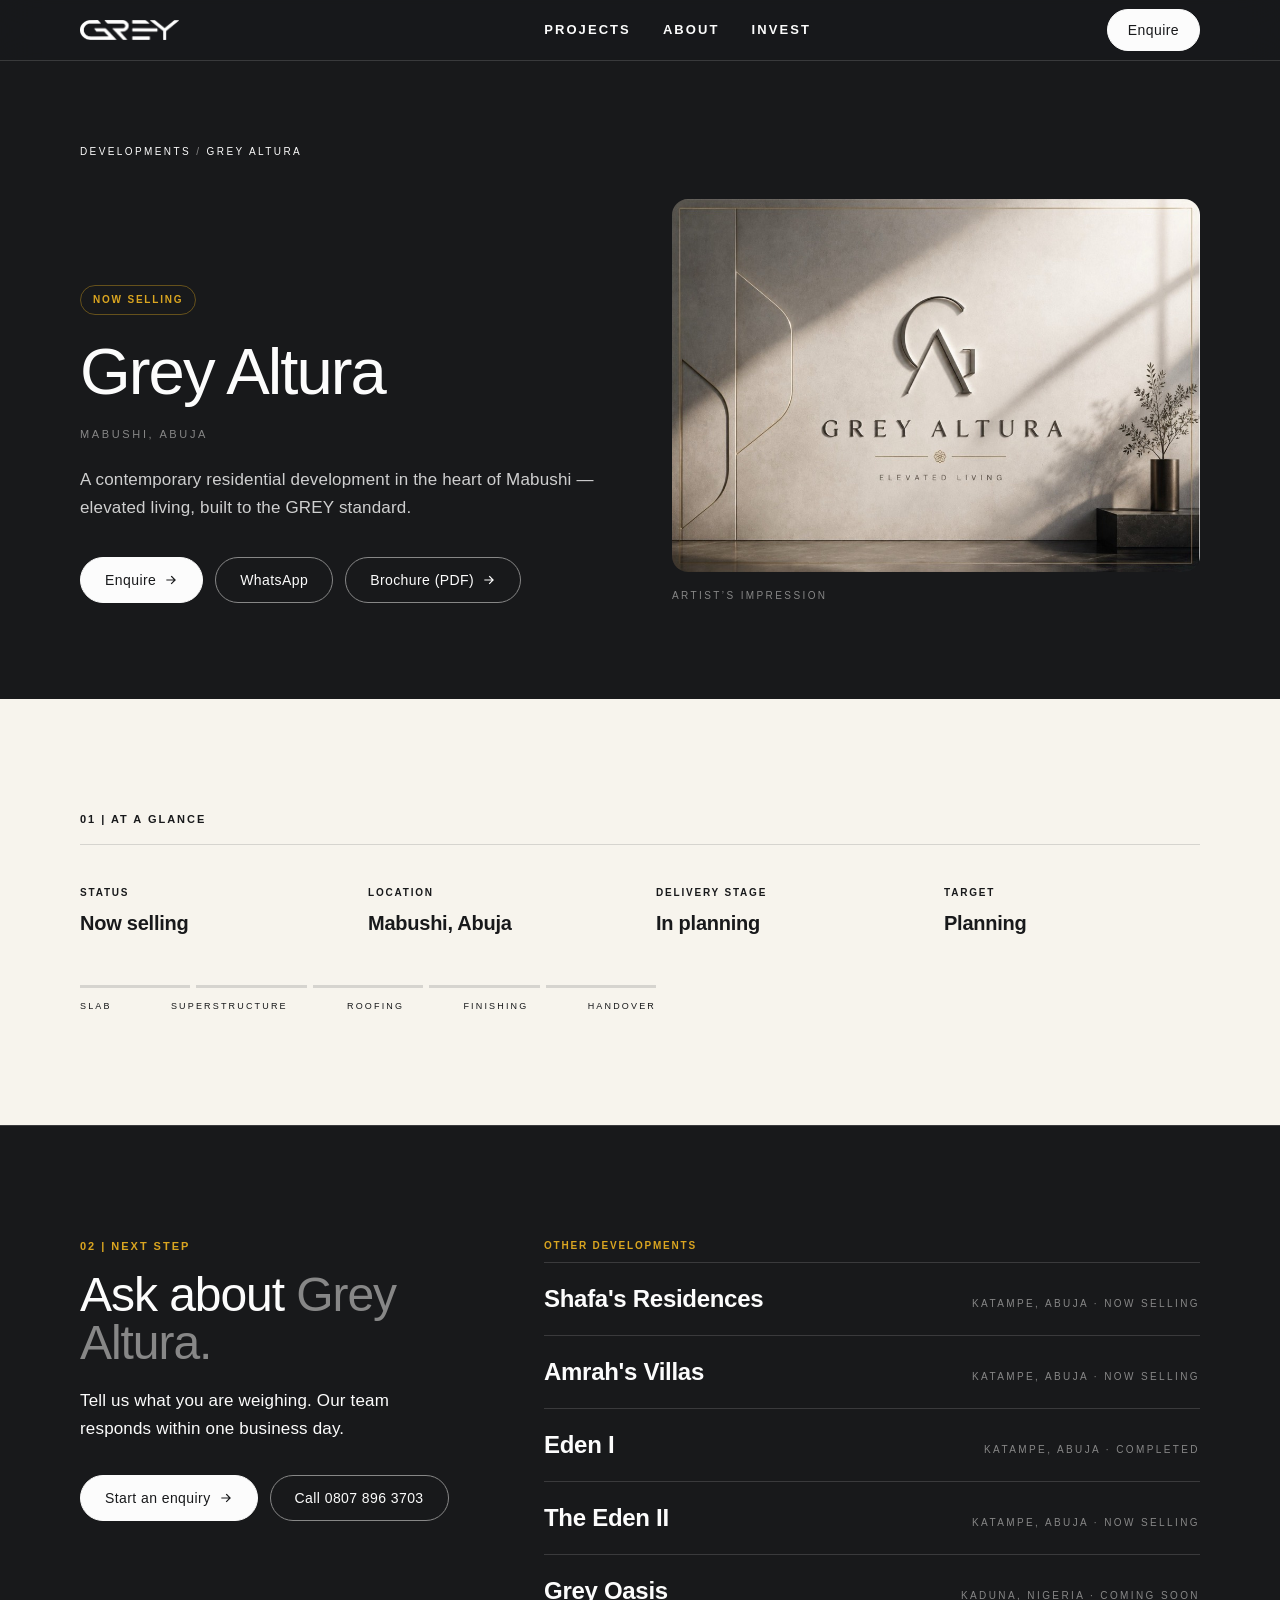
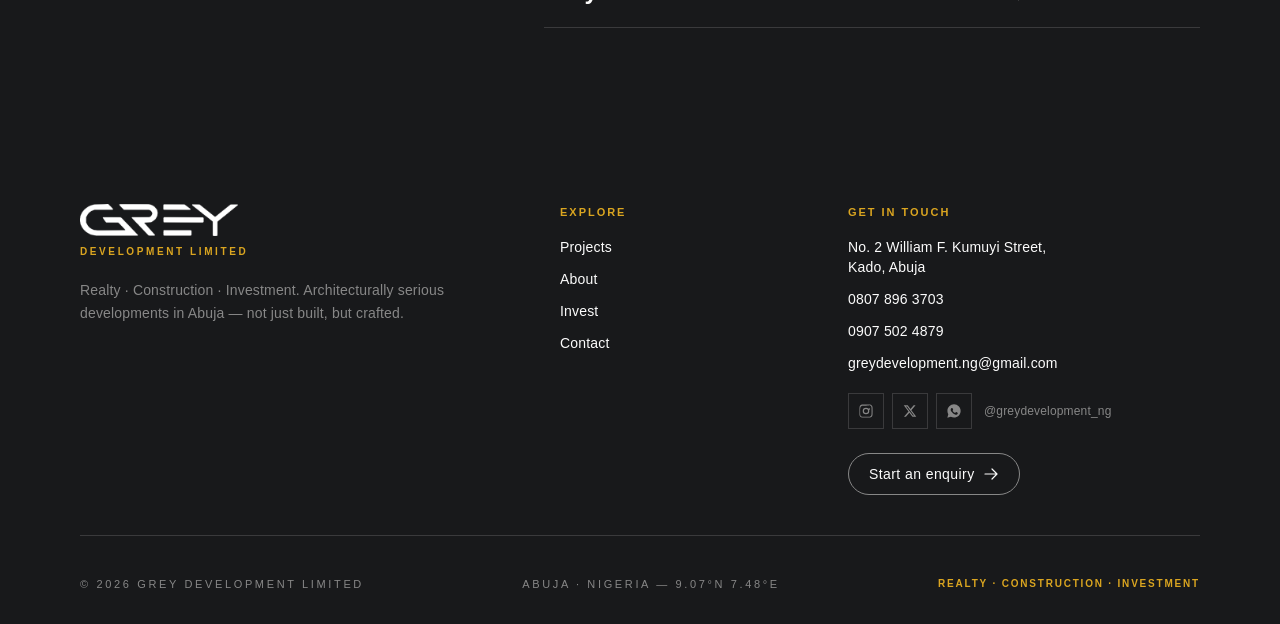
<file: developments/grey-altura/index.html>
<!DOCTYPE html>
<html lang="en" class="scroll-smooth">
<head>
  <!-- GENERATED by build_pages.py from index.html - edit that, then run ./build.sh -->
  <meta charset="UTF-8" />
  <meta name="viewport" content="width=device-width, initial-scale=1.0" />
  <title>Grey Altura — Mabushi, Abuja | GREY Development Limited</title>
  <meta name="description" content="A contemporary residential development in the heart of Mabushi — elevated living, built to the GREY standard." />
  <meta property="og:title" content="Grey Altura — Mabushi, Abuja" />
  <meta property="og:description" content="A contemporary residential development in the heart of Mabushi — elevated living, built to the GREY standard." />
  <meta property="og:image" content="https://greydevelopmentng.com/assets/projects/grey-altura-cover.jpg" />
  <meta property="og:url" content="https://greydevelopmentng.com/developments/grey-altura/" />
  <meta property="og:type" content="website" />
  <meta property="og:site_name" content="GREY Development Limited" />
  <meta name="twitter:card" content="summary_large_image" />
  <meta name="theme-color" content="#18191B" />
  <link rel="canonical" href="https://greydevelopmentng.com/developments/grey-altura/" />
  <script type="application/ld+json">
{
  "@context": "https://schema.org",
  "@graph": [
    {
      "@type": "WebPage",
      "@id": "https://greydevelopmentng.com/developments/grey-altura/",
      "url": "https://greydevelopmentng.com/developments/grey-altura/",
      "name": "Grey Altura — Mabushi, Abuja | GREY Development Limited",
      "description": "A contemporary residential development in the heart of Mabushi — elevated living, built to the GREY standard.",
      "primaryImageOfPage": "https://greydevelopmentng.com/assets/projects/grey-altura-cover.jpg",
      "isPartOf": {
        "@id": "https://greydevelopmentng.com/#org"
      }
    },
    {
      "@type": "BreadcrumbList",
      "itemListElement": [
        {
          "@type": "ListItem",
          "position": 1,
          "name": "Home",
          "item": "https://greydevelopmentng.com/"
        },
        {
          "@type": "ListItem",
          "position": 2,
          "name": "Developments",
          "item": "https://greydevelopmentng.com/#projects"
        },
        {
          "@type": "ListItem",
          "position": 3,
          "name": "Grey Altura",
          "item": "https://greydevelopmentng.com/developments/grey-altura/"
        }
      ]
    }
  ]
}
  </script>
  <link rel="icon" href="data:image/svg+xml,%3Csvg%20xmlns='http://www.w3.org/2000/svg'%20viewBox='0%200%2032%2032'%3E%3Crect%20width='32'%20height='32'%20rx='6'%20fill='%2318191B'/%3E%3Ctext%20x='16'%20y='23'%20font-family='Century%20Gothic,Arial,sans-serif'%20font-size='21'%20font-weight='800'%20fill='%23DAA520'%20text-anchor='middle'%3EG%3C/text%3E%3C/svg%3E" />
  <script>document.documentElement.classList.add('js');</script>
  <style>
    /* ============================================================
       GREY — Brand Identity Guidelines, Volume One, Issue 2.0
       §03 Colour · §04 Typography · §10 Digital · §12 The Seven Tests

       FOUR COLOURS, and nothing else is used:
         Charcoal #18191B 60%  — the ground of the identity; never a flat black
         Grey     #878787 25%  — captions, labels, hairlines, icons, data series
         Off White #FCFCFC 10% — type on Charcoal; paper ground
         Gold     #DAA520  5%  — one rule, one word, one action. NEVER EXCEEDS 5%.
       Authorised tints: Gold 60 / 30 / 15 and Grey 30. No others.
       Gold lives on Charcoal (7.9:1). On light grounds it appears only as a rule,
       edge or foil — never as text (2.2:1). Radius 0 everywhere. No shadows.

       RECORDED DEVIATIONS (owner-directed, not manual-sanctioned):
         1. Ground. §03 makes Charcoal the ground of every primary application.
            This site is a hybrid: Charcoal carries the header, hero, pull-quote,
            portfolio, investment data, CTA and footer; a warm light ground carries
            the reading sections. Proportion is held at roughly 60/25/10/5.
         2. Light ground tone. The warm cream below is not Off White #FCFCFC.
         3. Type sizes. §04 sets H3 at 20/26; card labels here run smaller to fit
            the grid. Faces, weights, caps and tracking follow §04 exactly.
       ============================================================ */
    :root {
      color-scheme: light;
      /* The four */
      --charcoal:#18191B; --grey:#878787; --offwhite:#FCFCFC; --gold:#DAA520;
      /* Authorised tints */
      --gold-60:rgba(218,165,32,.60); --gold-30:rgba(218,165,32,.30); --gold-15:rgba(218,165,32,.15);
      --grey-30:rgba(135,135,135,.30);
      /* Warm light ground (deviation 2) */
      --ground:#F7F4ED; --ground-2:#F0EBE0; --panel-bg:#FCFAF5;
      /* Legacy aliases — every one resolves to a colour above */
      --void:#18191B;
      --void-72:#18191B; --void-64:#18191B; --void-40:#878787; --void-14:rgba(135,135,135,.30);
      --gold-soft:#DAA520; --gold-deep:#18191B;
      --ow-80:rgba(252,252,252,.80); --ow-64:#878787; --ow-14:rgba(135,135,135,.30);
      /* Radius — DEVIATION from §10 ("Radius 0 px, no rounded corners anywhere"),
         adopted at the owner's direction to match the SOLEN reference. */
      --r-card:14px; --r-img:16px; --r-pill:999px; --r-chip:10px;
      /* §10 — 8px base spacing scale */
      --s1:8px; --s2:16px; --s3:24px; --s4:40px; --s5:64px; --s6:104px;
    }
    html, body { background-color: var(--ground); }
    /* §10 — Body: Glacial 17px / 1.65, 620px measure */
    body { font-family:'Century Gothic','URW Gothic','Avant Garde','Avenir Next','Avenir','Segoe UI',Arial,sans-serif;
           color: var(--charcoal); -webkit-font-smoothing: antialiased;
           font-size:17px; line-height:1.65; letter-spacing:.01em; font-weight:400; }
    /* §04/§10 — measure: body never exceeds 68 characters (620px at 17px).
       Applied through the layout's own max-w utilities, not a blanket rule on <p>,
       which would re-anchor centred paragraphs to the left of their 68ch box. */

    ::selection { background: var(--gold); color: var(--void); }

    ::-webkit-scrollbar { width:8px; }
    ::-webkit-scrollbar-track { background: var(--ground); }
    ::-webkit-scrollbar-thumb { background: var(--void-14); border-radius:99px; border:2px solid var(--ground); }
    ::-webkit-scrollbar-thumb:hover { background: var(--gold); }

    /* Focus — 2px ring: Void on Off White, gold on Void (§10) */
    a:focus-visible, button:focus-visible, input:focus-visible,
    select:focus-visible, textarea:focus-visible {
      outline:2px solid var(--gold); outline-offset:2px; border-radius:0;
      /* Gold is 2.2:1 on the light ground, below WCAG 1.4.11's 3:1 for a UI
         boundary, so a 1px Charcoal edge carries the contrast the gold cannot.
         The gold ring itself is never removed. */
      box-shadow:0 0 0 1px var(--charcoal), 0 0 0 4px var(--charcoal);
    }
    .on-void a:focus-visible, .on-void button:focus-visible,
    #siteHeader a:focus-visible, #siteHeader button:focus-visible {
      outline-color: var(--gold); box-shadow:none;  /* 7.9:1 unaided on Charcoal */
    }

    /* ---- Type (§04) ----
       Anton -> Century Gothic for display (owner-directed; see deviation 8).
       One weight; hierarchy comes from size and space, not boldness.
       Glacial -> Century Gothic for everything else.
       Tracking increases as size decreases — never the reverse. */
    /* DEVIATION from §04 ("always uppercase"): display is set in sentence case to
       match the SOLEN reference. Face, single weight and the size-driven hierarchy
       all still follow §04. */
    .display { font-family:'Century Gothic','URW Gothic','Avant Garde','Avenir Next','Avenir','Segoe UI',Arial,sans-serif; font-weight:500;
               text-transform:none; letter-spacing:-.022em; line-height:1.08;
               color: var(--charcoal); }
    .display--hero { font-weight:500; letter-spacing:-.03em; line-height:1.02; text-wrap:balance;
      /* Fluid, so the headline never jumps size at a breakpoint. The stepped
         text-[2.65rem] sm:text-7xl went 42px -> 72px at 640px, which wrapped to four
         cramped lines on tablets and large phones in landscape. Tracks ~40px at 375px
         up to the 88px display size at 1440px and holds there. */
      font-size: clamp(2rem, 1.2rem + 3.6vw, 4.25rem); }
    /* Short viewports — landscape phones and the 568px-tall iPhone SE. The hero has to
       seat a fixed 80px header, a two-line headline, a sub-line and the search bar in
       under 300px of usable height, so the type and the gaps step down. Without this the
       search bar falls below the fold and the section overflows by 30-60px. */
    @media (max-height: 620px) {
      #home { padding-top: 5rem; }
      #home .display--hero { font-size: clamp(1.75rem, 1rem + 3vw, 2.75rem); line-height: 1.06; }
      #home .hero-body { padding-top: .5rem; padding-bottom: .5rem; }
      #home h2 + p { margin-top: .6rem; font-size: .8125rem; line-height: 1.5; }
      #heroSearch { margin-top: 1rem; }
    }
    /* Two-tone headline — the de-emphasised half takes Grey. On Charcoal that is
       4.9:1; on the cream ground Grey only clears 3:1, so it is used there at 24px+
       only, which every .display size satisfies. */
    .dim { color: var(--grey); }
    /* H2 32/36 +0.03em; H1 48/50 +0.02em; Display 72/72 +0.01em */
    .display.text-xl, .display.text-lg { font-weight:600; letter-spacing:-.012em; }
    /* Caption — Glacial Bold, caps, 11/17 +0.18em. Charcoal on light; Gold on Charcoal. */
    .eyebrow { font-weight:700; font-size:11px; line-height:1.55; letter-spacing:.18em;
               text-transform:uppercase; color: var(--charcoal); }
    .on-void .eyebrow, #siteHeader .eyebrow { color: var(--gold); }
    /* Micro — Glacial Bold, caps, 9/14 +0.24em.
       §04: never letterspace lowercase body text, so the micro tracking is applied
       only where the text is actually set in capitals. */
    .mono { letter-spacing:.04em; font-variant-numeric: tabular-nums; }
    .mono.uppercase, .mono.tracking-wide, .mono.tracking-wider, .eyebrow.mono { letter-spacing:.24em; }
    .tnum { font-variant-numeric: tabular-nums; }
    /* Tagline — Glacial Italic in Gold, 24/30, tracking 0. One per composition,
       and only on Charcoal, where Gold is legal as type. */
    .quote { font-family:'Century Gothic','URW Gothic','Avenir Next','Avenir','Segoe UI',Arial,sans-serif; font-style: italic;
             font-weight:400; letter-spacing:0; line-height:1.25; }
    .on-void .quote { color: var(--gold); }
    /* Statement — Glacial, for sentences past Anton's 8-word cap. */
    .statement { font-weight:400; font-size:clamp(1.25rem,2.2vw,1.75rem); line-height:1.42;
                 letter-spacing:.01em; color: var(--charcoal); }
    .on-void .statement { color: var(--offwhite); }
    /* H3 — Glacial Bold, caps, +0.14em (size reduced from §04's 20/26 to fit the grid) */
    .h3 { font-weight:600; font-size:13px; line-height:1.45; letter-spacing:.14em;
          text-transform:uppercase; color: var(--charcoal); }
    .on-void .h3 { color: var(--offwhite); }
    /* Two-tone headline (SOLEN reference): the second clause drops to Grey.
       Every .display size is 30px+, so Grey's 3.4:1 on cream clears the 3:1
       large-text threshold; on Charcoal it is 4.9:1. */
    .gradword, .text-bronze-grad { color: var(--grey); -webkit-text-fill-color: var(--grey); }
    .accent-gold { color: var(--gold); }

    /* ---- Void bands (header, pull-quote, footer) ---- */
    .on-void { background: var(--void); }
    .on-void .display, .on-void .text-porcelain { color: var(--offwhite); }
    .on-void .text-body { color: var(--offwhite); }
    .on-void .text-muted, .on-void .text-slate, .on-void .text-stone { color: var(--ow-64); }
    .on-void .border-line, .on-void .border-t, .on-void .border-b { border-color: var(--ow-14); }
    .on-void .bg-line, .on-void .h-px { background-color: var(--ow-14); }
    .text-goldsoft { color: var(--gold-soft); }
    /* Mobile menu sits inside the Void header */
    #mobileMenu { background: rgba(24,25,27,.97); border-top-color: var(--ow-14); }
    #mobileMenu a:not(.btn) { color: var(--grey); }
    #mobileMenu a:not(.btn):hover { color: var(--offwhite); }
    #mobileMenu .border-line { border-color: var(--ow-14); }


    /* Rounded geometry (SOLEN reference) */
    .zoomable, .zoomable img, .r-img { border-radius: var(--r-img); overflow:hidden; }
    #projectGrid article, #projects article, .glass, .glass-strong,
    .modal-panel, .fab-item, .hero-card, .hero-picks { border-radius: var(--r-card); }
    .hero-picks { overflow:hidden; }
    .utab, .filter-chip { border-radius: var(--r-pill); }

    /* ---- Components on a Charcoal ground (§10: Charcoal panels, hairline Grey
       borders; Gold marks the one figure the user came for, everything else Grey) ---- */
    .on-void .bg-panel, .on-void .bg-ink, .on-void .bg-ink2 { background: transparent; }
    .on-void .utab { color: var(--grey); border-color: var(--grey-30); }
    .on-void .utab:hover { color: var(--offwhite); border-color: var(--grey); }
    .on-void .utab[aria-selected="true"] { color: var(--charcoal); background: var(--offwhite); border-color: var(--offwhite); }
    .on-void .filter-chip { color: var(--grey); border-color: var(--grey-30); }
    .on-void .filter-chip:hover { color: var(--offwhite); border-color: var(--grey); }
    .on-void .filter-chip[aria-pressed="true"] { color: var(--charcoal); background: var(--offwhite); border-color: var(--offwhite); }
    .on-void .uspec { border-bottom-color: var(--grey-30); }
    .on-void .uspec dt { color: var(--grey); }
    .on-void .uspec dd { color: var(--offwhite); }
    .on-void .dd { border-bottom-color: var(--grey-30); }
    .on-void .dd-ico { color: var(--grey); }
    .on-void .btn-primary { background: var(--offwhite); color: var(--charcoal); border-color: var(--offwhite); }
    .on-void .btn-primary:hover { background:#E3E3E3; border-color:#E3E3E3; }
    .on-void .btn-secondary { color: var(--offwhite); border-color: var(--grey); background: transparent; }
    .on-void .btn-secondary:hover { background: var(--gold-15); color: var(--offwhite); border-color: var(--gold); }
    .on-void .measure { background: var(--grey); }
    .on-void .group:hover .measure { background: var(--gold); }
    .on-void a:not(.btn):not([aria-label]) { color: var(--offwhite); }

    /* ---- Buttons (§10): square, no radius, GOLD NEVER FILLS ---- */
    .btn { border-radius:0; font-weight:500; letter-spacing:.03em; cursor:pointer;
           transition: background-color 240ms cubic-bezier(.4,0,.2,1), color 240ms cubic-bezier(.4,0,.2,1),
                       border-color 240ms cubic-bezier(.4,0,.2,1), opacity 240ms ease; }
    .btn-primary   { background: var(--void); color: var(--offwhite); border:1px solid var(--void); }
    .btn-primary:hover  { background:#26272A; border-color:#26272A; }
    .btn-primary:active { background:#34363A; border-color:#34363A; }
    .btn-secondary { background: transparent; color: var(--gold-deep); border:1px solid var(--gold-deep); }
    .btn-secondary:hover { background: var(--gold-15); color: var(--gold-deep); border-color: var(--gold-deep); }
    /* On Void grounds (hero over photography, footer) */
    /* Primary CTA on the Charcoal bands. Off White fill, Charcoal type — 17.1:1,
       the loudest pairing in the palette.
       It is NOT gold: a filled gold button is 13.7% of a short band at 375px, and
       §03's 5% ceiling is "the single most important colour rule". Gold stays the
       accent — the eyebrow, the active-nav underline, the rules, the one figure. */
    .btn-invert    { background: var(--offwhite); color: var(--charcoal); border:1px solid var(--offwhite); }
    .btn-invert:hover { background:#E3E3E3; border-color:#E3E3E3; }
    .btn-invert:active { background:#CFCFCF; border-color:#CFCFCF; }
    .btn-invert-secondary { background: transparent; color: var(--offwhite); border:1px solid var(--grey); }
    .btn-invert-secondary:hover { border-color: var(--gold); color: var(--gold); }
    /* Pill geometry (SOLEN reference) — overrides the square .btn above. */
    .btn { border-radius: var(--r-pill); }
    .btn-pill-sm { padding:.55rem 1.1rem; font-size:.8rem; }
    .circ { width:2.5rem; height:2.5rem; border-radius:50%; display:grid; place-items:center;
            border:1px solid var(--grey); background:transparent; color:inherit; cursor:pointer;
            transition: border-color .16s ease, color .16s ease, background-color .16s ease; }
    .circ:hover { border-color: var(--gold); color: var(--gold); }
    .btn[disabled] { opacity:.6; cursor:wait; }

    /* Hero nav reveal — over the hero the bar carries only the wordmark and the
       menu button; the links, the Enquire pill and the Charcoal ground fade in
       after 80px of scroll (§10). */
    #siteHeader:not(.scrolled) .nav-reveal { opacity:0; pointer-events:none; transform: translateY(-8px); }
    .nav-reveal { transition: opacity .32s ease, transform .32s cubic-bezier(.4,0,.2,1); }
    /* The links are hidden over the hero, so the menu button has to be reachable at
       every width there — otherwise the desktop hero offers no navigation at all. */
    @media (min-width:1024px){
      #siteHeader:not(.scrolled) #menuBtn { display:inline-flex; }
      #mobileMenu:not(.hidden) { display:block; }
    }

    /* ---- Hero slideshow ----
       Cross-fade between featured developments, with a slow 6% drift on the visible
       one. The drift is a transition, not an animation, so a slide leaving does not
       snap back to scale 1 while it is still fading out. prefers-reduced-motion: no
       drift, an instant cut, and the show starts paused (see the script). */
    .hero-slide { position:absolute; inset:0; width:100%; height:100%; object-fit:cover; object-position:center;
                  opacity:0; transform: scale(1); transition: opacity 1.4s ease, transform 9s linear; }
    .hero-slide.is-active { opacity:1; }
    #home.is-playing .hero-slide.is-active { transform: scale(1.06); }
    .hero-pick { position:relative; display:flex; align-items:flex-start; gap:.9rem; padding:.95rem 1.25rem 1.05rem;
                 border-top:1px solid rgba(252,252,252,.12); transition: background-color .3s ease; }
    .hero-picks > .hero-pick:first-of-type { border-top:0; }
    .hero-pick:hover, .hero-pick.is-active { background: rgba(252,252,252,.05); }
    .hero-pick-bar { position:absolute; left:0; right:0; bottom:0; height:2px; }
    .hero-pick-bar i { display:block; height:100%; width:0; background: var(--gold); }
    .hero-pick.is-active .hero-pick-bar i { width:100%; }
    #home.is-playing .hero-pick.is-active .hero-pick-bar i { animation: pickFill var(--hero-dur, 7s) linear both; }
    @keyframes pickFill { from { width:0; } to { width:100%; } }
    #heroPause .ico-play { display:none; }
    #heroPause[aria-pressed="true"] .ico-play { display:block; }
    #heroPause[aria-pressed="true"] .ico-pause { display:none; }
    @media (prefers-reduced-motion: reduce) {
      .hero-slide { transition:none; }
      #home.is-playing .hero-slide.is-active { transform:none; }
    }

    /* ---- Image viewer (development pages): a native <dialog>, so focus is trapped and
       Escape closes it without script. Without script the links simply open the image. */
    .lb { border:0; padding:0; margin:0; background:transparent; color: var(--offwhite);
          width:100vw; height:100dvh; max-width:none; max-height:none; overflow:hidden; }
    .lb::backdrop { background: rgba(24,25,27,.95); }
    .lb figure { margin:0; height:100%; display:flex; flex-direction:column; align-items:center; justify-content:center;
                 gap:1rem; padding:4.5rem 5.5rem 1.5rem; }
    .lb img { max-width:100%; max-height:calc(100dvh - 9rem); width:auto; height:auto; object-fit:contain; border-radius:10px; }
    .lb figcaption { display:flex; gap:1.25rem; font-size:11px; letter-spacing:.18em; text-transform:uppercase; }
    .lb figcaption .n { color: var(--grey); font-variant-numeric: tabular-nums; }
    .lb button { position:absolute; width:2.75rem; height:2.75rem; border-radius:50%; display:grid; place-items:center;
                 border:1px solid rgba(252,252,252,.3); background: rgba(24,25,27,.6); color: var(--offwhite); cursor:pointer;
                 transition: border-color .16s ease, color .16s ease; }
    .lb button:hover { border-color: var(--gold); color: var(--gold); }
    .lb .x { top:1rem; right:1rem; } .lb .prev { left:1rem; top:50%; margin-top:-1.375rem; } .lb .next { right:1rem; top:50%; margin-top:-1.375rem; }
    @media (max-width:640px){
      .lb figure { padding:4.5rem 1rem 5rem; }
      .lb .prev, .lb .next { top:auto; bottom:1rem; margin-top:0; }
    }

    /* Scroll cue — a hairline rule and a word, as in the reference */
    .scrollcue { display:flex; flex-direction:column; align-items:center; gap:.65rem; }
    .scrollcue .rule { width:1px; height:40px; background: linear-gradient(to bottom, transparent, var(--offwhite)); }

    /* Header — Void bar; compacts after 80px (§10 motion: fade + 8px slide) */
    .t-std { transition: all 240ms cubic-bezier(.4,0,.2,1); }
    .t-micro { transition: all 160ms cubic-bezier(.4,0,.2,1); }
    #siteHeader .eyebrow { color: var(--gold-soft); }
    /* Off White, not Grey: the bar is 92% opaque, so Grey composites to 3.97:1 at
       13px — under 4.5:1. The active item is distinguished by §10's gold underline
       rather than by colour. */
    #siteHeader nav ul a { color: var(--offwhite); }
    #siteHeader nav ul a:hover { color: var(--gold); }
    #siteHeader nav ul a.nav-active { color: var(--offwhite); }
    #siteHeader #menuBtn { color: var(--offwhite); border-color: rgba(252,252,252,.22); }
    #siteHeader.scrolled { background: rgba(24,25,27,.74); backdrop-filter: blur(22px) saturate(1.5);
                           -webkit-backdrop-filter: blur(22px) saturate(1.5); border-bottom:1px solid var(--ow-14); }
    .nav-active { color: var(--offwhite); position: relative; }
    .nav-active::after { content:""; position:absolute; left:0; right:0; bottom:-6px; height:1px; background: var(--gold); }
    .navbar-inner { transition: height .3s cubic-bezier(.4,0,.2,1); }
    #siteHeader.scrolled .navbar-inner { height: 3.75rem; }
    .nav-logo { transition: height .25s ease; }
    #siteHeader.scrolled .nav-logo { height: 1.25rem; }
    .nav-desc { max-height:1rem; overflow:hidden; transition: opacity .2s ease, max-height .3s ease, margin-top .3s ease; }
    #siteHeader.scrolled .nav-desc { opacity:0; max-height:0; margin-top:0; }

    /* Hairline rule that extends on hover — structural, not decorative */
    .measure { height:1px; width:2rem; background: var(--void-40);
               transition: width .4s cubic-bezier(.4,0,.2,1), background-color .4s ease; }
    .group:hover .measure { width:3.5rem; background: var(--gold); }

    /* Panels — 1px hairline only, no fills or shadows */
    .glass { background: transparent; border:1px solid var(--void-14); }
    .glass-strong { background: var(--panel-bg); border:1px solid var(--void-14); }
    .on-void .glass, .on-void .glass-strong { background: transparent; border-color: var(--ow-14); }
    .rule-gold { height:1px; background: var(--gold); }

    /* Hero — photography with a graded panel so type clears 4.5:1 */
    .hero-img { object-fit: cover; object-position: center; }
    @media (max-width:640px){ .hero-img { object-fit: contain; } }
    .hero-scrim-b { background: linear-gradient(to top, rgba(24,25,27,.92) 0%, rgba(24,25,27,.82) 22%, rgba(24,25,27,.62) 45%, rgba(24,25,27,.36) 68%, rgba(24,25,27,0) 92%); }
    /* The headline and sub-line now sit top-left, so the left scrim carries most of
       the legibility budget. Off White needs ~0.68 coverage to hold 4.5:1 over a
       worst-case white pixel, and ~0.50 to hold 3:1 at display sizes. */
    .hero-scrim-l { background: linear-gradient(to right, rgba(24,25,27,.44) 0%, rgba(24,25,27,.30) 38%, rgba(24,25,27,.08) 70%, rgba(24,25,27,0) 88%); }
    .hero-scrim-t { background: linear-gradient(to bottom, rgba(24,25,27,.50) 0%, rgba(24,25,27,.16) 60%, rgba(24,25,27,0) 100%); }
    /* Bottom-left corner only: carries the sub-line and the search bar, which sit over
       the brightest part of the lower frame on the daylight slides. */
    .hero-scrim-corner { background: radial-gradient(85% 30% at 0% 100%, rgba(24,25,27,.55) 0%, rgba(24,25,27,.30) 50%, rgba(24,25,27,0) 100%); }
    /* Below 1024px the hero stacks and the text can fill most of its height, so the
       side scrim becomes a full-height one. */
    @media (max-width:1023px){
      .hero-scrim-l { background: linear-gradient(to top, rgba(24,25,27,.93) 0%, rgba(24,25,27,.80) 72%, rgba(24,25,27,.40) 90%, rgba(24,25,27,.18) 100%); }
    }

    /* Motion — fade + 8px slide only (§10). No scale, bounce or parallax. */
    .zoomable img { transition: opacity 600ms cubic-bezier(.4,0,.2,1), transform 1.2s cubic-bezier(.16,1,.3,1); }
    /* Sleek pass (owner-directed): a slow 4% image drift on hover. DEVIATION from §10's
       "no scale" - it is the one scale on the site, and reduced-motion removes it. */
    .group:hover .zoomable img, .gal:hover img { transform: scale(1.04); }
    .gal { overflow:hidden; border-radius: var(--r-img); }
    .gal img { transition: transform 1.2s cubic-bezier(.16,1,.3,1); }
    @media (prefers-reduced-motion: reduce){ .group:hover .zoomable img, .gal:hover img { transform:none; } }
    @keyframes heroIn { from { opacity:0; transform: translateY(18px); } to { opacity:1; transform:none; } }
    .js .hero-in { opacity:0; animation: heroIn 1.1s cubic-bezier(.16,1,.3,1) both; }

    #projects .zoomable { box-shadow: none; }
    #projects .zoomable::after { content:""; position:absolute; inset:0; z-index:1; pointer-events:none;
      background: linear-gradient(to top, rgba(24,25,27,.52) 0%, rgba(24,25,27,.10) 42%, rgba(24,25,27,0) 66%);
      transition: opacity .4s ease; }
    #projects .zoomable > span { z-index:2; }
    #projects article { transition: border-color .4s ease, transform .7s cubic-bezier(.16,1,.3,1), opacity .9s cubic-bezier(.16,1,.3,1); }
    /* Subtle: the hairline warms to a soft antique gold rather than flashing to full
       Metallic, and the lift is halved. */
    #projects article:hover { border-color: var(--gold-60); transform: translateY(-2px); }
    @media (prefers-reduced-motion: reduce){ #projects article:hover { transform:none; } }

    /* Reveal */
    .js .reveal { opacity:0; transform: translateY(18px); transition: opacity .9s cubic-bezier(.16,1,.3,1), transform .9s cubic-bezier(.16,1,.3,1); }
    .js .reveal.is-visible { opacity:1; transform:none; }
    .reveal[data-delay="1"]{ transition-delay:.1s; }
    .reveal[data-delay="2"]{ transition-delay:.2s; }
    .reveal[data-delay="3"]{ transition-delay:.3s; }

    /* Delivery timeline — gold marks progress as a rule, not a fill */
    .tl-seg { height:3px; flex:1 1 0; background: var(--void-14); transition: background-color .5s ease; }
    .tl-seg.is-done { background: var(--gold); }
    .tl-seg.is-active { background: var(--void); }
    .on-void .tl-seg { background: var(--ow-14); }
    .on-void .tl-seg.is-active { background: var(--offwhite); }

    /* Content links: text keeps full contrast on hover; a 1px gold rule grows underneath.
       (Gold is permitted on Off White as a rule, never as text.) */
    #contact a:not(.btn):not([aria-label]), footer a:not(.btn):not([aria-label]),
    .proj-empty a {
      background-image: linear-gradient(var(--gold), var(--gold));
      background-repeat: no-repeat; background-position: 0 100%; background-size: 0 1px;
      transition: background-size .24s cubic-bezier(.4,0,.2,1), color .16s ease;
      padding-bottom: 1px;
    }
    #contact a:not(.btn):not([aria-label]):hover, footer a:not(.btn):not([aria-label]):hover,
    .proj-empty a:hover { background-size: 100% 1px; }
    @media (prefers-reduced-motion: reduce){
      #contact a, footer a, .proj-empty a { transition: none; }
    }

    /* ---- Interactive delivery-model flow (§05 icons: 48-unit grid, 2-unit line, square ends;
       gold marks the ACTIVE icon only) ---- */
    .pflow { list-style:none; margin:0; padding:0; display:grid; gap:2.5rem; position:relative; }
    @media (min-width:768px){ .pflow { grid-template-columns:repeat(3,1fr); gap:2rem; } }
    .pstep { position:relative; padding-top:1.75rem; outline:none; }
    /* connector rail */
    .pstep::before { content:""; position:absolute; top:0; left:0; right:0; height:1px; background:var(--void-14);
                     transition: background-color .28s ease; }
    .pstep-node { position:absolute; top:-3px; left:0; width:7px; height:7px; background:var(--void-40);
                  transition: background-color .28s ease; }
    .pstep-icon { width:38px; height:38px; color:var(--void-40); flex:none;
                  transition: color .28s ease; }
    .pstep:hover::before, .pstep:focus::before, .pstep:focus-visible::before { background:var(--gold-60); }
    .pstep:hover .pstep-node, .pstep:focus .pstep-node, .pstep:focus-visible .pstep-node { background:var(--gold-deep); }
    .pstep:hover .pstep-icon, .pstep:focus .pstep-icon, .pstep:focus-visible .pstep-icon { color:var(--gold-deep); }
    .pstep:hover .h3, .pstep:focus .h3, .pstep:focus-visible .h3 { color:var(--void); }
    .pstep:focus-visible { outline:2px solid var(--void); outline-offset:8px; }
    .on-void .pstep::before { background:var(--ow-14); }
    .on-void .pstep-icon, .on-void .pstep-node { color:var(--ow-64); background:var(--ow-64); }

    /* ---- Unit explorer: tabs + room schedule ---- */
    .utab { font-weight:500; font-size:12px; letter-spacing:.1em; text-transform:uppercase; cursor:pointer;
      color:var(--void-64); border:1px solid var(--void-14); background:transparent; padding:.5rem .9rem;
      transition:color .16s ease, border-color .16s ease, background-color .16s ease; }
    .utab:hover { color:var(--void); border-color:var(--void-40); }
    .utab[aria-selected="true"] { color:var(--offwhite); background:var(--void); border-color:var(--void); }
    .uspec { display:flex; justify-content:space-between; gap:1rem; padding:.55rem 0; border-bottom:1px solid var(--void-14); }
    .uspec:last-child { border-bottom:0; }
    .uspec dt { color:var(--void-72); }
    .uspec dd { color:var(--void); font-variant-numeric:tabular-nums; white-space:nowrap; }

    /* ---- Due-diligence accordion ---- */
    .dd { border-bottom:1px solid var(--void-14); }
    .dd-head { width:100%; display:flex; align-items:center; justify-content:space-between; gap:1rem;
      padding:1.15rem 0; background:transparent; border:0; cursor:pointer; text-align:left; }
    .dd-ico { width:18px; height:18px; color:var(--void-40); flex:none;
      transition: transform .24s cubic-bezier(.4,0,.2,1), color .24s ease; }
    .dd-head:hover .dd-ico, .dd-head[aria-expanded="true"] .dd-ico { color:var(--gold); }
    .dd-head[aria-expanded="true"] .dd-ico { transform: rotate(45deg); }
    .dd-body { display:grid; grid-template-rows:0fr; transition: grid-template-rows .3s cubic-bezier(.4,0,.2,1); }
    .dd-body > * { overflow:hidden; min-height:0; }
    .dd.is-open .dd-body { grid-template-rows:1fr; }
    .dd.is-open .dd-body > * { padding-bottom:1.35rem; }
    @media (prefers-reduced-motion: reduce){ .dd-body { transition:none; } .dd-ico { transition:none; } }


    /* §10 / WCAG 1.4.11 — a control's boundary needs 3:1. Grey 30 is a decorative
       hairline (dividers, panel edges); every interactive edge takes full Grey,
       which clears 3:1 on the cream ground and 4.9:1 on Charcoal. */
    .utab, .filter-chip, .fab-item,
    input:not([type="checkbox"]):not([type="radio"]), select, textarea {
      border-color: var(--grey) !important;
    }
    .on-void .utab, .on-void .filter-chip { border-color: var(--grey) !important; }
    .utab[aria-selected="true"], .filter-chip[aria-pressed="true"] { border-color: var(--charcoal) !important; }
    .on-void .utab[aria-selected="true"], .on-void .filter-chip[aria-pressed="true"] { border-color: var(--offwhite) !important; }

    /* Portfolio filter chips */
    .filter-chip { font-weight:500; letter-spacing:.14em; text-transform:uppercase; cursor:pointer;
      color: var(--void-64); border:1px solid var(--void-14); background: transparent;
      transition: color .16s ease, border-color .16s ease, background-color .16s ease; }
    .filter-chip:hover { color: var(--void); border-color: var(--void-40); }
    .filter-chip[aria-pressed="true"] { color: var(--offwhite); background: var(--void); border-color: var(--void); }
    #projectGrid article { transition: opacity .28s ease, transform .28s cubic-bezier(.4,0,.2,1), border-color .28s ease; }
    #projectGrid article.filtering-out { opacity:0; transform: translateY(8px); }
    #projectGrid article.is-filtered-hidden { display:none; }
    .proj-empty { display:none; }
    .proj-empty.show { display:block; }

    /* Brochure modal — Off White panel, hairline, no shadow */
    .modal-root { position:fixed; inset:0; z-index:90; display:none; }
    .modal-root.open { display:block; }
    .modal-backdrop { position:absolute; inset:0; background: rgba(24,25,27,.82); opacity:0; transition: opacity .24s ease; }
    .modal-root.open .modal-backdrop { opacity:1; }
    .modal-panel { position:absolute; inset:0; margin:auto; width:min(1000px, calc(100vw - 2rem));
      height:min(88vh, calc(100vh - 2rem)); background: var(--panel-bg); border:1px solid var(--void-14);
      display:flex; flex-direction:column; opacity:0; transform: translateY(8px);
      transition: opacity .28s ease, transform .28s cubic-bezier(.4,0,.2,1); }
    .modal-root.open .modal-panel { opacity:1; transform:none; }
    @media (max-width:640px){ .modal-panel { width:100vw; height:100dvh; border:0; } }

    /* Floating quick-contact widget — Void fill, no shadow */
    #fab { position:fixed; right:1.25rem; bottom:1.25rem; z-index:80; display:flex; flex-direction:column; align-items:flex-end; gap:.6rem; }
    #fabMenu { display:flex; flex-direction:column; align-items:flex-end; gap:.55rem; opacity:0; transform: translateY(8px);
      pointer-events:none; transition: opacity .2s ease, transform .2s cubic-bezier(.4,0,.2,1); }
    #fab.open #fabMenu { opacity:1; transform:none; pointer-events:auto; }
    .fab-item { display:inline-flex; align-items:center; gap:.6rem; padding:.62rem .9rem; background: var(--panel-bg);
      border:1px solid var(--void-14); color: var(--void); font-size:.82rem; letter-spacing:.02em; white-space:nowrap;
      cursor:pointer; transition: border-color .16s ease, color .16s ease; }
    .fab-item:hover { border-color: var(--gold); }
    #fabToggle { width:3.25rem; height:3.25rem; display:grid; place-items:center; background: var(--void);
      color: var(--offwhite); cursor:pointer; border:1px solid var(--void);
      transition: background-color .16s ease, border-color .16s ease; }
    #fabToggle:hover { background:#26272A; border-color:#26272A; }
    #fab.open #fabToggle { background: var(--panel-bg); color: var(--void); border-color: var(--void-14); }
    #fab.fab-hidden { opacity:0; pointer-events:none; transform: translateY(14px); transition: opacity .3s ease, transform .3s ease; }

    .spinner { width:1rem; height:1rem; border:2px solid var(--grey-30); border-top-color: var(--charcoal);
      border-radius:50%; animation: spin .7s linear infinite; }
    @keyframes spin { to { transform: rotate(360deg); } }

    @media (prefers-reduced-motion: reduce) {
      html { scroll-behavior:auto; }
      .reveal { opacity:1 !important; transform:none !important; transition:none !important; }
      .js .hero-in { opacity:1 !important; animation:none !important; }
      #projectGrid article, .modal-panel, .modal-backdrop, #fabMenu, #fab { transition:none !important; }
      .spinner { animation-duration:1.4s; }
    }
  </style>
  <link rel="stylesheet" href="/assets/tailwind.css?v=d27de5d7" />
</head>

<body class="bg-ink text-body">
  <a href="#main" class="sr-only focus:not-sr-only focus:fixed focus:z-[100] focus:top-4 focus:left-4 focus:bg-void focus:text-offwhite focus:px-4 focus:py-2 focus:rounded-full">Skip to content</a>

  <header id="siteHeader" class="scrolled fixed top-0 inset-x-0 z-50 t-std">
    <nav class="mx-auto max-w-[1440px] px-5 sm:px-8 lg:px-20">
      <div class="navbar-inner flex items-center justify-between h-20">
        <a href="/" class="flex flex-col items-start justify-center leading-none min-h-[1.75rem]" aria-label="GREY Development Limited — home">
          <img src="/assets/grey-wordmark-white.png" alt="GREY" width="400" height="81" class="nav-logo h-6 sm:h-7 w-auto" />
          <span class="nav-desc eyebrow text-[9px] sm:text-[10px] mt-1.5 tracking-[0.26em]">Development Limited</span>
        </a>

        <ul class="nav-reveal hidden lg:flex items-center gap-8 text-[13px] uppercase tracking-[0.16em] font-bold text-stone">
          <li><a href="/#projects" class="t-micro hover:text-porcelain">Projects</a></li>
          <li><a href="/#about" class="t-micro hover:text-porcelain">About</a></li>
          <li><a href="/#invest" class="t-micro hover:text-porcelain">Invest</a></li>
        </ul>

        <div class="flex items-center gap-3">
          <a href="/#contact" class="nav-reveal hidden sm:inline-flex btn btn-invert items-center gap-2 px-5 py-2.5 text-sm">Enquire</a>
          <button id="menuBtn" class="lg:hidden inline-flex items-center justify-center w-11 h-11 rounded-full glass text-porcelain cursor-pointer" aria-label="Open menu" aria-expanded="false" aria-controls="mobileMenu">
            <svg id="menuIcon" xmlns="http://www.w3.org/2000/svg" class="w-6 h-6" fill="none" viewBox="0 0 24 24" stroke="currentColor" stroke-width="1.8" aria-hidden="true"><path stroke-linecap="round" stroke-linejoin="round" d="M3.75 6.75h16.5M3.75 12h16.5M3.75 17.25h16.5"/></svg>
          </button>
        </div>
      </div>
    </nav>

    <div id="mobileMenu" class="lg:hidden hidden glass-strong border-t border-line">
      <ul class="px-6 py-4 space-y-1 text-base">
        <li><a href="/#projects" class="mobile-link block py-3 border-b border-line/60 text-stone hover:text-porcelain uppercase tracking-[0.16em] text-sm">Projects</a></li>
        <li><a href="/#about" class="mobile-link block py-3 border-b border-line/60 text-stone hover:text-porcelain uppercase tracking-[0.16em] text-sm">About</a></li>
        <li><a href="/#invest" class="mobile-link block py-3 text-stone hover:text-porcelain uppercase tracking-[0.16em] text-sm">Invest</a></li>
      </ul>
      <div class="px-6 pb-6">
        <a href="/#contact" class="mobile-link btn btn-invert inline-flex w-full justify-center items-center px-5 py-3">Enquire</a>
      </div>
    </div>
  </header>

  <main id="main">
    <section class="on-void bg-void pt-28 sm:pt-36 pb-16 sm:pb-24">
      <div class="mx-auto max-w-[1440px] px-5 sm:px-8 lg:px-20">
        <nav aria-label="Breadcrumb" class="hero-in mono text-[10px] uppercase tracking-[0.18em] text-muted mb-10">
          <a href="/#projects" class="hover:text-gold t-micro">Developments</a> <span aria-hidden="true">/</span> <span class="text-offwhite">Grey Altura</span>
        </nav>
        <div class="grid lg:grid-cols-2 gap-10 lg:gap-16 items-end">
          <div>
            <span class="hero-in inline-block eyebrow text-[10px] px-3 py-1.5 rounded-full border border-gold/40 text-gold" style="animation-delay:.08s">Now selling</span>
            <h1 class="hero-in display display--hero text-offwhite mt-6" style="animation-delay:.16s">Grey Altura</h1>
            <p class="hero-in mono text-[11px] uppercase tracking-[0.18em] text-muted mt-5" style="animation-delay:.24s">Mabushi, Abuja</p>
            <p class="hero-in text-offwhite/80 mt-6 max-w-xl leading-relaxed" style="animation-delay:.32s">A contemporary residential development in the heart of Mabushi — elevated living, built to the GREY standard.</p>
            <div class="hero-in flex flex-wrap items-center gap-3 mt-9" style="animation-delay:.4s">
              <a href="/?interest=Grey%20Altura#contact" class="btn btn-invert inline-flex items-center gap-2 px-6 py-3 text-sm">Enquire <svg class="w-3.5 h-3.5" viewBox="0 0 24 24" fill="none" stroke="currentColor" stroke-width="2" stroke-linecap="square" aria-hidden="true"><path d="M5 12h14M13 6l6 6-6 6"/></svg></a>
              <a href="https://wa.me/2348078963703?text=Hello%20GREY%20Development%2C%20I%27d%20like%20to%20enquire%20about%20Grey%20Altura." target="_blank" rel="noopener" class="btn btn-invert-secondary inline-flex items-center gap-2 px-6 py-3 text-sm">WhatsApp</a>
              <a href="/assets/brochures/grey-altura-brochure.pdf" target="_blank" rel="noopener" class="btn btn-invert-secondary inline-flex items-center gap-2 px-6 py-3 text-sm">Brochure (PDF) <svg class="w-3.5 h-3.5" viewBox="0 0 24 24" fill="none" stroke="currentColor" stroke-width="2" stroke-linecap="square" aria-hidden="true"><path d="M5 12h14M13 6l6 6-6 6"/></svg></a>
            </div>
          </div>
          <figure class="hero-in" style="animation-delay:.3s">
            <div class="gal"><img src="/assets/projects/grey-altura-cover.jpg" width="1000" height="707" alt="Grey Altura brochure cover — Mabushi, Abuja" fetchpriority="high" decoding="async" class="w-full h-auto block" /></div>
            <figcaption class="mono text-[10px] uppercase tracking-[0.18em] text-muted mt-4">Artist&rsquo;s impression</figcaption>
          </figure>
        </div>
      </div>
    </section>

    <section class="relative py-20 sm:py-28 bg-ink">
      <div class="mx-auto max-w-[1440px] px-5 sm:px-8 lg:px-20">
        <p class="reveal eyebrow text-[11px] mb-4">01 | At a glance</p>
        <dl class="reveal grid grid-cols-2 lg:grid-cols-4 gap-x-8 gap-y-10 border-t border-line pt-10" data-delay="1">
          <div><dt class="eyebrow text-[10px] mb-2">Status</dt><dd class="display text-xl text-porcelain">Now selling</dd></div>
          <div><dt class="eyebrow text-[10px] mb-2">Location</dt><dd class="display text-xl text-porcelain">Mabushi, Abuja</dd></div>
          <div><dt class="eyebrow text-[10px] mb-2">Delivery stage</dt><dd class="display text-xl text-porcelain">In planning</dd></div>
          <div><dt class="eyebrow text-[10px] mb-2">Target</dt><dd class="display text-xl text-porcelain" id="target" data-raw="PLANNING" data-stage="0">Planning</dd></div>
        </dl>
        <div class="reveal max-w-xl mt-12" data-delay="2">
          <div class="flex items-center gap-1.5" role="img" aria-label="Delivery progress: In planning"><span class="tl-seg"></span><span class="tl-seg"></span><span class="tl-seg"></span><span class="tl-seg"></span><span class="tl-seg"></span></div>
          <div class="hidden sm:flex justify-between mono text-[9px] uppercase tracking-[0.14em] text-muted mt-3" aria-hidden="true"><span>Slab</span><span>Superstructure</span><span>Roofing</span><span>Finishing</span><span>Handover</span></div>
        </div>
      </div>
    </section>


    <section class="on-void bg-void py-20 sm:py-28 border-t border-line">
      <div class="mx-auto max-w-[1440px] px-5 sm:px-8 lg:px-20">
        <div class="grid lg:grid-cols-[minmax(0,24rem)_minmax(0,1fr)] gap-12 lg:gap-20">
          <div class="reveal">
            <p class="eyebrow text-[11px] mb-4">02 | Next step</p>
            <h2 class="display text-3xl sm:text-5xl">Ask about <span class="gradword">Grey Altura.</span></h2>
            <p class="text-body mt-5 leading-relaxed">Tell us what you are weighing. Our team responds within one business day.</p>
            <div class="flex flex-wrap gap-3 mt-8">
              <a href="/?interest=Grey%20Altura#contact" class="btn btn-invert inline-flex items-center gap-2 px-6 py-3 text-sm">Start an enquiry <svg class="w-3.5 h-3.5" viewBox="0 0 24 24" fill="none" stroke="currentColor" stroke-width="2" stroke-linecap="square" aria-hidden="true"><path d="M5 12h14M13 6l6 6-6 6"/></svg></a>
              <a href="tel:+2348078963703" class="btn btn-invert-secondary inline-flex items-center gap-2 px-6 py-3 text-sm">Call 0807 896 3703</a>
            </div>
          </div>
          <div class="reveal" data-delay="1">
            <p class="eyebrow text-[10px] mb-2">Other developments</p>
            <div class="border-t border-line"><a href="/developments/shafas-residences/" class="group flex flex-col sm:flex-row sm:items-baseline sm:justify-between gap-1 sm:gap-6 py-5 border-b border-line t-std"><span class="display text-xl sm:text-2xl text-porcelain group-hover:text-gold t-std">Shafa&#x27;s Residences</span><span class="mono text-[10px] uppercase tracking-[0.18em] text-muted sm:shrink-0">Katampe, Abuja &middot; Now selling</span></a><a href="/developments/amrahs-villas/" class="group flex flex-col sm:flex-row sm:items-baseline sm:justify-between gap-1 sm:gap-6 py-5 border-b border-line t-std"><span class="display text-xl sm:text-2xl text-porcelain group-hover:text-gold t-std">Amrah&#x27;s Villas</span><span class="mono text-[10px] uppercase tracking-[0.18em] text-muted sm:shrink-0">Katampe, Abuja &middot; Now selling</span></a><a href="/developments/eden-i/" class="group flex flex-col sm:flex-row sm:items-baseline sm:justify-between gap-1 sm:gap-6 py-5 border-b border-line t-std"><span class="display text-xl sm:text-2xl text-porcelain group-hover:text-gold t-std">Eden I</span><span class="mono text-[10px] uppercase tracking-[0.18em] text-muted sm:shrink-0">Katampe, Abuja &middot; Completed</span></a><a href="/developments/eden-ii/" class="group flex flex-col sm:flex-row sm:items-baseline sm:justify-between gap-1 sm:gap-6 py-5 border-b border-line t-std"><span class="display text-xl sm:text-2xl text-porcelain group-hover:text-gold t-std">The Eden II</span><span class="mono text-[10px] uppercase tracking-[0.18em] text-muted sm:shrink-0">Katampe, Abuja &middot; Now selling</span></a><a href="/developments/grey-oasis/" class="group flex flex-col sm:flex-row sm:items-baseline sm:justify-between gap-1 sm:gap-6 py-5 border-b border-line t-std"><span class="display text-xl sm:text-2xl text-porcelain group-hover:text-gold t-std">Grey Oasis</span><span class="mono text-[10px] uppercase tracking-[0.18em] text-muted sm:shrink-0">Kaduna, Nigeria &middot; Coming soon</span></a></div>
          </div>
        </div>
      </div>
    </section>
  </main>

  <footer class="on-void bg-void pt-16 pb-8">
    <div class="mx-auto max-w-[1440px] px-5 sm:px-8 lg:px-20">
      <div class="grid grid-cols-1 sm:grid-cols-2 lg:grid-cols-12 gap-x-8 gap-y-12">
        <!-- Brand -->
        <div class="sm:col-span-2 lg:col-span-5 max-w-sm">
          <div class="flex flex-col items-start leading-none mb-5">
            <img src="/assets/grey-wordmark-white.png" alt="GREY" width="400" height="81" class="h-8 w-auto" />
            <span class="eyebrow text-[10px] mt-2 tracking-[0.26em]">Development Limited</span>
          </div>
          <p class="text-stone text-sm leading-relaxed">Realty · Construction · Investment. Architecturally serious developments in Abuja — not just built, but crafted.</p>
        </div>

        <!-- Explore -->
        <nav class="lg:col-span-3" aria-label="Footer">
          <p class="eyebrow text-[11px] mb-4">Explore</p>
          <ul class="space-y-3 text-sm text-stone">
            <li><a href="/#projects" class="hover:text-porcelain t-micro">Projects</a></li>
            <li><a href="/#about" class="hover:text-porcelain t-micro">About</a></li>
            <li><a href="/#invest" class="hover:text-porcelain t-micro">Invest</a></li>
            <li><a href="/#contact" class="hover:text-porcelain t-micro">Contact</a></li>
          </ul>
        </nav>

        <!-- Contact + enquiry CTA (anchors the right edge on wide viewports) -->
        <div class="lg:col-span-4">
          <p class="eyebrow text-[11px] mb-4">Get in touch</p>
          <ul class="space-y-3 text-sm text-stone">
            <li><a href="https://www.google.com/maps/dir/?api=1&amp;destination=No.%202%20William%20F.%20Kumuyi%20Street%2C%20Kado%2C%20Abuja%2C%20Nigeria" target="_blank" rel="noopener" class="hover:text-porcelain t-micro">No. 2 William F. Kumuyi Street,<br/>Kado, Abuja</a></li>
            <li><a href="tel:+2348078963703" class="hover:text-porcelain t-micro">0807 896 3703</a></li>
            <li><a href="tel:+2349075024879" class="hover:text-porcelain t-micro">0907 502 4879</a></li>
            <li><a href="mailto:greydevelopment.ng@gmail.com" class="hover:text-porcelain t-micro break-all">greydevelopment.ng@gmail.com</a></li>
            <li class="pt-2">
              <span class="flex items-center gap-2">
                <a href="https://instagram.com/greydevelopment_ng" target="_blank" rel="noopener" class="w-9 h-9 grid place-items-center border border-line hover:border-gold t-micro" aria-label="GREY Development on Instagram"><svg class="w-4 h-4" fill="currentColor" viewBox="0 0 24 24" aria-hidden="true"><path d="M12 2.2c3.2 0 3.6 0 4.9.07 1.17.05 1.8.25 2.23.41.56.22.96.48 1.38.9.42.42.68.82.9 1.38.16.42.36 1.06.41 2.23.06 1.27.07 1.65.07 4.85s0 3.58-.07 4.85c-.05 1.17-.25 1.8-.41 2.23-.22.56-.48.96-.9 1.38-.42.42-.82.68-1.38.9-.42.16-1.06.36-2.23.41-1.27.06-1.65.07-4.9.07s-3.63 0-4.9-.07c-1.17-.05-1.8-.25-2.23-.41a3.7 3.7 0 0 1-1.38-.9 3.7 3.7 0 0 1-.9-1.38c-.16-.42-.36-1.06-.41-2.23C2.21 15.58 2.2 15.2 2.2 12s0-3.58.07-4.85c.05-1.17.25-1.8.41-2.23.22-.56.48-.96.9-1.38.42-.42.82-.68 1.38-.9.42-.16 1.06-.36 2.23-.41C8.4 2.21 8.8 2.2 12 2.2Zm0 1.8c-3.15 0-3.5 0-4.75.07-.9.04-1.38.19-1.7.32-.43.16-.74.36-1.06.68-.32.32-.52.63-.68 1.06-.13.32-.28.8-.32 1.7C3.2 8.5 3.2 8.85 3.2 12s0 3.5.07 4.75c.04.9.19 1.38.32 1.7.16.43.36.74.68 1.06.32.32.63.52 1.06.68.32.13.8.28 1.7.32 1.25.07 1.6.07 4.75.07s3.5 0 4.75-.07c.9-.04 1.38-.19 1.7-.32.43-.16.74-.36 1.06-.68.32-.32.52-.63.68-1.06.13-.32.28-.8.32-1.7.07-1.25.07-1.6.07-4.75s0-3.5-.07-4.75c-.04-.9-.19-1.38-.32-1.7a2.85 2.85 0 0 0-.68-1.06 2.85 2.85 0 0 0-1.06-.68c-.32-.13-.8-.28-1.7-.32C15.5 4 15.15 4 12 4Zm0 3.06A4.94 4.94 0 1 1 12 16.94 4.94 4.94 0 0 1 12 7.06Zm0 1.8a3.14 3.14 0 1 0 0 6.28 3.14 3.14 0 0 0 0-6.28Zm5.14-.94a1.15 1.15 0 1 1 0 2.3 1.15 1.15 0 0 1 0-2.3Z"/></svg></a>
                <a href="https://x.com/greydevelopment_ng" target="_blank" rel="noopener" class="w-9 h-9 grid place-items-center border border-line hover:border-gold t-micro" aria-label="GREY Development on X"><svg class="w-3.5 h-3.5" fill="currentColor" viewBox="0 0 24 24" aria-hidden="true"><path d="M18.244 2.25h3.308l-7.227 8.26 8.502 11.24h-6.65l-5.214-6.817-5.966 6.817H1.68l7.73-8.835L1.254 2.25H8.08l4.713 6.231 5.45-6.231Zm-1.161 17.52h1.833L7.084 4.126H5.117L17.083 19.77Z"/></svg></a>
                <a href="https://wa.me/2348078963703" target="_blank" rel="noopener" class="w-9 h-9 grid place-items-center border border-line hover:border-gold t-micro" aria-label="GREY Development on WhatsApp"><svg class="w-4 h-4" fill="currentColor" viewBox="0 0 24 24" aria-hidden="true"><path d="M12.04 2C6.58 2 2.13 6.45 2.13 11.91c0 1.75.46 3.45 1.32 4.95L2 22l5.25-1.38a9.9 9.9 0 0 0 4.79 1.22h.01c5.46 0 9.91-4.45 9.91-9.91 0-2.65-1.03-5.14-2.9-7.01A9.82 9.82 0 0 0 12.04 2Zm5.8 14.08c-.24.68-1.42 1.32-1.95 1.36-.5.04-.95.22-3.2-.67-2.7-1.06-4.42-3.8-4.55-3.98-.13-.18-1.1-1.46-1.1-2.78 0-1.32.69-1.97.94-2.24.24-.27.53-.34.71-.34.18 0 .35 0 .51.01.16.01.38-.06.6.46.22.53.76 1.84.83 1.97.07.13.11.29.02.47-.09.18-.13.29-.27.45-.13.16-.28.35-.4.47-.13.13-.27.28-.12.54.15.27.67 1.1 1.44 1.78.99.88 1.82 1.16 2.08 1.29.26.13.41.11.56-.07.15-.18.64-.75.81-1.01.17-.26.34-.21.57-.13.23.09 1.47.69 1.72.82.26.13.43.19.49.3.06.1.06.62-.18 1.3Z"/></svg></a>
                <span class="text-muted text-xs ml-1">@greydevelopment_ng</span>
              </span>
            </li>
          </ul>
          <a href="/#contact" class="mt-6 btn btn-invert-secondary inline-flex items-center gap-2 px-5 py-2.5 text-sm">
            Start an enquiry
            <svg class="w-4 h-4" fill="none" viewBox="0 0 24 24" stroke="currentColor" stroke-width="1.8" aria-hidden="true"><path stroke-linecap="round" stroke-linejoin="round" d="M13.5 4.5 21 12m0 0-7.5 7.5M21 12H3"/></svg>
          </a>
        </div>
      </div>

      <div class="h-px bg-line my-10"></div>

      <div class="flex flex-col sm:flex-row items-center justify-between gap-3 mono text-[11px] tracking-wide text-slate">
        <p>&copy; <span id="year">2026</span> GREY DEVELOPMENT LIMITED</p>
        <p class="hidden md:block text-slate">ABUJA · NIGERIA — 9.07&deg;N 7.48&deg;E</p>
        <p class="eyebrow text-[10px]">Realty · Construction · Investment</p>
      </div>
    </div>
  </footer>

  <dialog id="lb" class="lb" aria-label="Image viewer">
    <button type="button" class="x" data-lb-close aria-label="Close viewer"><svg class="w-4 h-4" viewBox="0 0 24 24" fill="none" stroke="currentColor" stroke-width="2" aria-hidden="true"><path d="M5 5l14 14M19 5L5 19"/></svg></button>
    <button type="button" class="prev" data-lb-step="-1" aria-label="Previous image"><svg class="w-4 h-4" viewBox="0 0 24 24" fill="none" stroke="currentColor" stroke-width="2" aria-hidden="true"><path d="M19 12H5M11 6l-6 6 6 6"/></svg></button>
    <button type="button" class="next" data-lb-step="1" aria-label="Next image"><svg class="w-4 h-4" viewBox="0 0 24 24" fill="none" stroke="currentColor" stroke-width="2" aria-hidden="true"><path d="M5 12h14M13 6l6 6-6 6"/></svg></button>
    <figure><img id="lbImg" alt="" /><figcaption><span id="lbCap"></span><span class="n" id="lbN"></span></figcaption></figure>
  </dialog>

  <script>
    (() => {
      const header = document.getElementById('siteHeader');
      const menuBtn = document.getElementById('menuBtn'), menu = document.getElementById('mobileMenu');
      const setMenu = (open) => {
        menu.classList.toggle('hidden', !open);
        menuBtn.setAttribute('aria-expanded', String(open));
        menuBtn.setAttribute('aria-label', open ? 'Close menu' : 'Open menu');
      };
      menuBtn.addEventListener('click', () => setMenu(menu.classList.contains('hidden')));
      document.addEventListener('keydown', (ev) => { if (ev.key === 'Escape') setMenu(false); });

      // Delivery target: never show a date that has already passed (same rule as the home page)
      const MONTHS = ['JAN','FEB','MAR','APR','MAY','JUN','JUL','AUG','SEP','OCT','NOV','DEC'];
      const t = document.getElementById('target');
      const m = /^([A-Z]{3})\s+(\d{4})$/i.exec((t.dataset.raw || '').trim());
      if (m && +t.dataset.stage < 5) {
        const now = new Date(), mi = MONTHS.indexOf(m[1].toUpperCase());
        const past = mi >= 0 && new Date(+m[2], mi, 1) < new Date(now.getFullYear(), now.getMonth(), 1);
        t.textContent = past ? 'Schedule on request' : m[1].charAt(0) + m[1].slice(1).toLowerCase() + ' ' + m[2];
      }

      // Image viewer: plans, gallery and map open in a dialog with previous / next.
      const lb = document.getElementById('lb'), links = [...document.querySelectorAll('a[data-lb]')];
      if (lb && lb.showModal && links.length) {
        const img = document.getElementById('lbImg'), cap = document.getElementById('lbCap'), cnt = document.getElementById('lbN');
        let at = 0;
        const go = (n) => {
          at = (n + links.length) % links.length; const a = links[at];
          img.src = a.href; img.alt = a.querySelector('img').alt;
          cap.textContent = a.dataset.cap; cnt.textContent = (at + 1) + ' / ' + links.length;
        };
        links.forEach((a, n) => a.addEventListener('click', (ev) => {
          if (ev.metaKey || ev.ctrlKey || ev.shiftKey) return;   // let "open in new tab" through
          ev.preventDefault(); go(n); lb.showModal();
        }));
        lb.querySelectorAll('[data-lb-step]').forEach(b => b.addEventListener('click', () => go(at + (+b.dataset.lbStep))));
        lb.querySelector('[data-lb-close]').addEventListener('click', () => lb.close());
        lb.addEventListener('click', (ev) => { if (ev.target === lb || ev.target.tagName === 'FIGURE') lb.close(); });
        lb.addEventListener('keydown', (ev) => { if (ev.key === 'ArrowRight') go(at + 1); if (ev.key === 'ArrowLeft') go(at - 1); });
        let x0 = null;
        lb.addEventListener('touchstart', (ev) => { x0 = ev.touches[0].clientX; }, { passive: true });
        lb.addEventListener('touchend', (ev) => {
          if (x0 === null) return; const dx = ev.changedTouches[0].clientX - x0; x0 = null;
          if (Math.abs(dx) > 50) go(at + (dx < 0 ? 1 : -1));
        });
        lb.addEventListener('close', () => { img.removeAttribute('src'); links[at].focus(); });
      }

      const reduce = window.matchMedia('(prefers-reduced-motion: reduce)').matches;
      const els = document.querySelectorAll('.reveal');
      if (!reduce && 'IntersectionObserver' in window) {
        const io = new IntersectionObserver((entries) => {
          entries.forEach(en => { if (en.isIntersecting) { en.target.classList.add('is-visible'); io.unobserve(en.target); } });
        }, { threshold: 0.12 });
        els.forEach(el => io.observe(el));
      } else {
        els.forEach(el => el.classList.add('is-visible'));
      }
    })();
  </script>
</body>
</html>
</file>
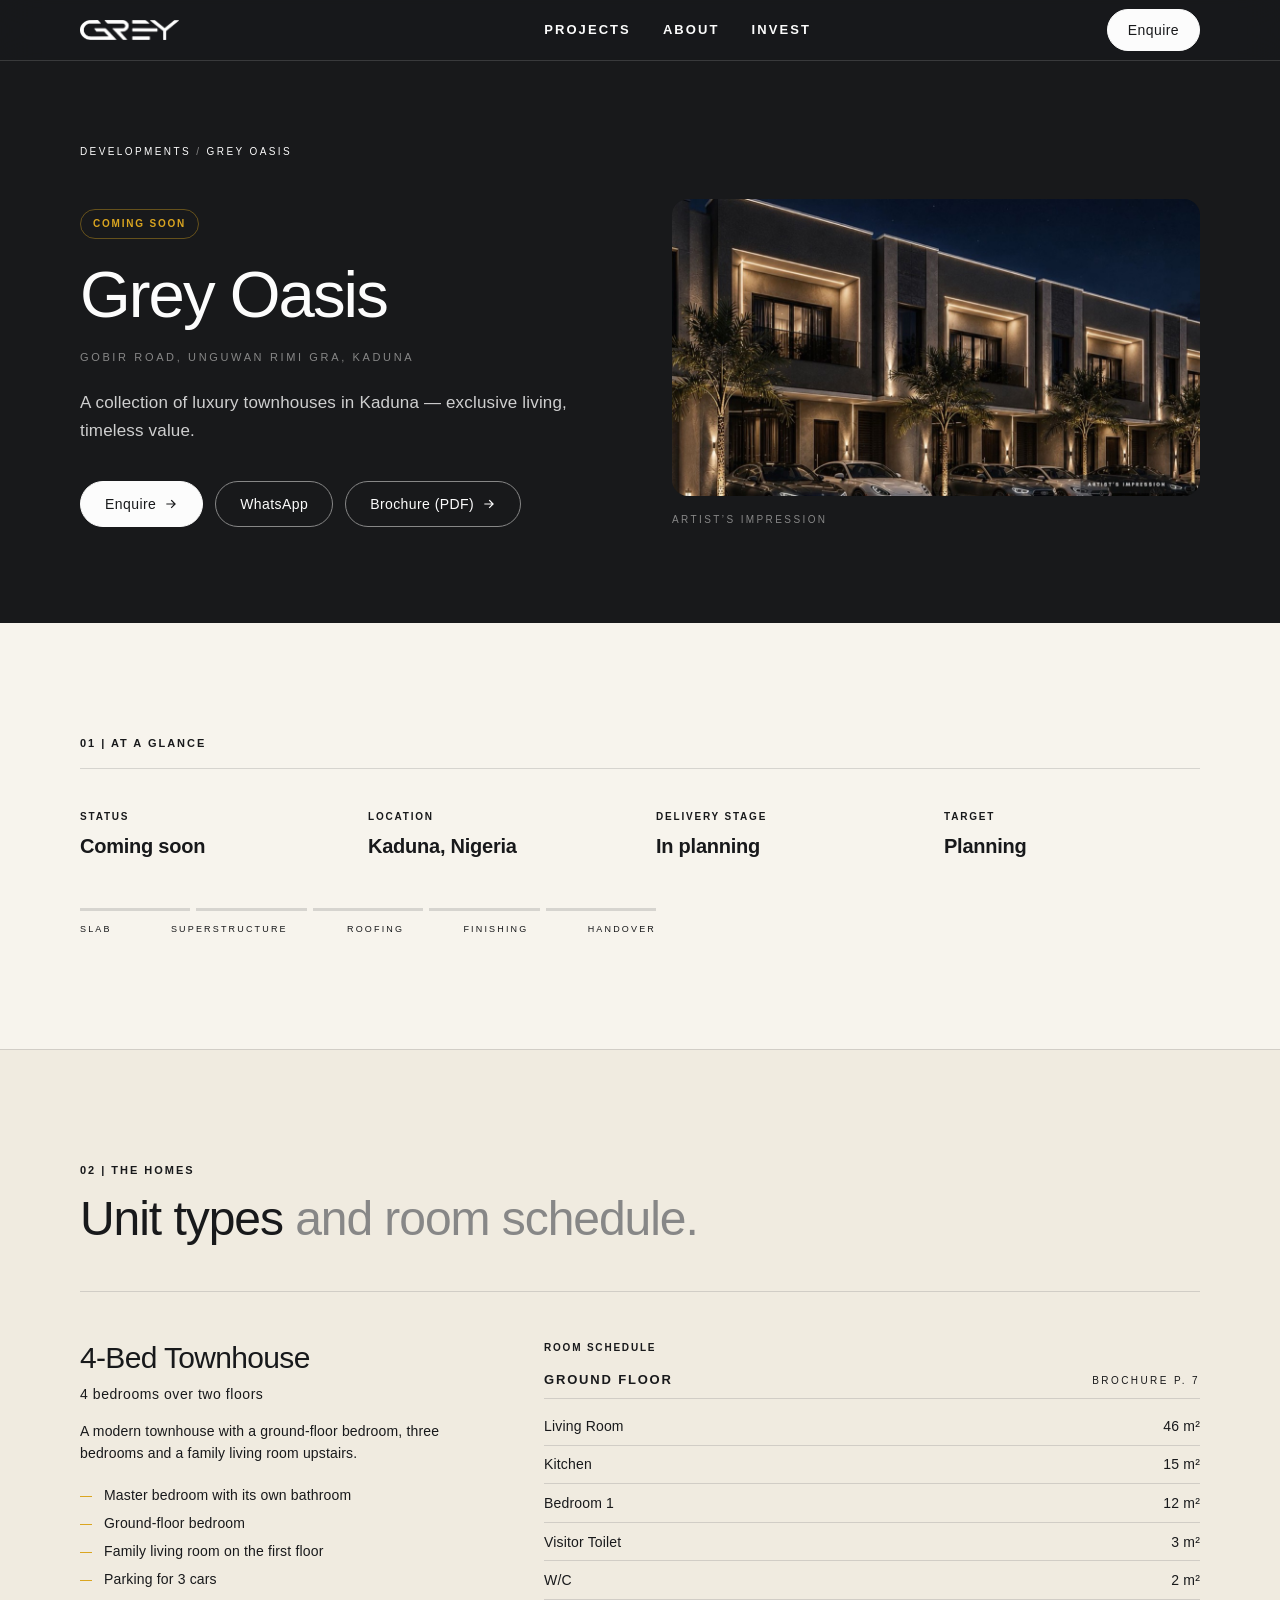
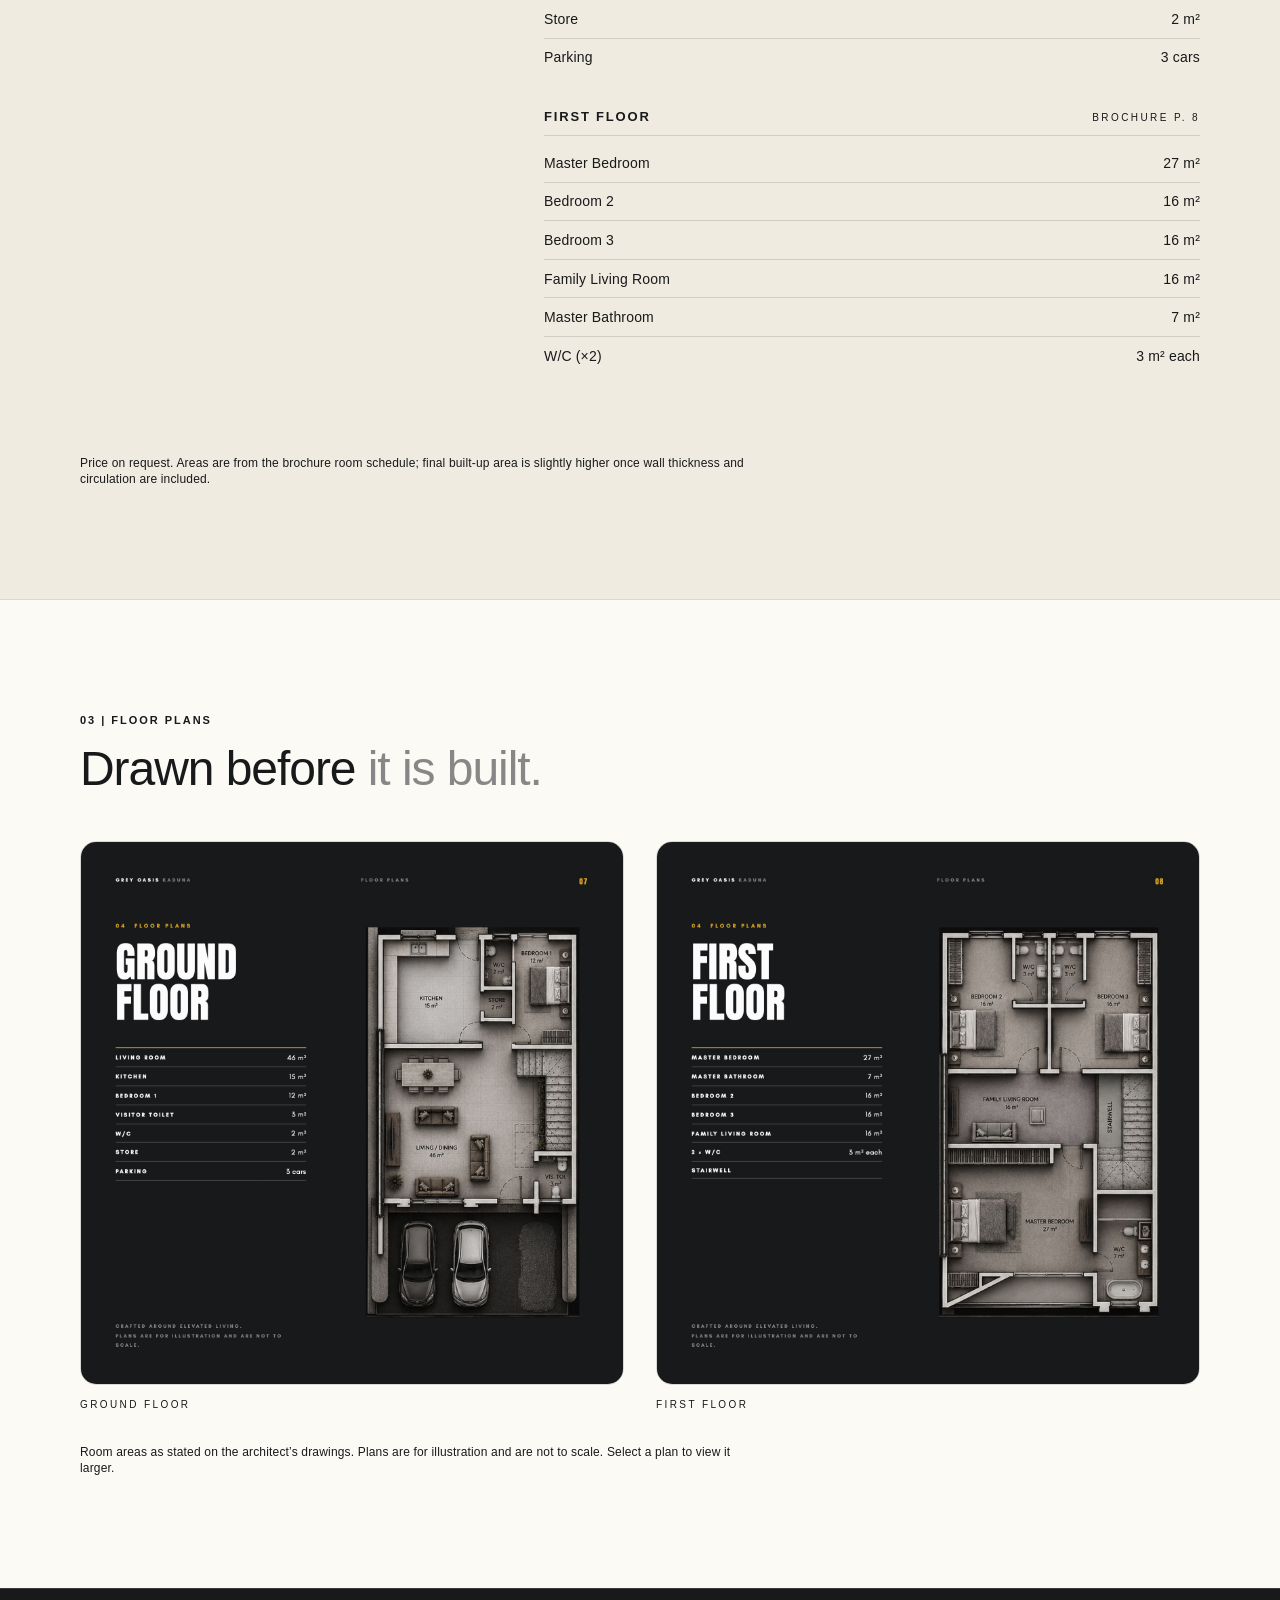
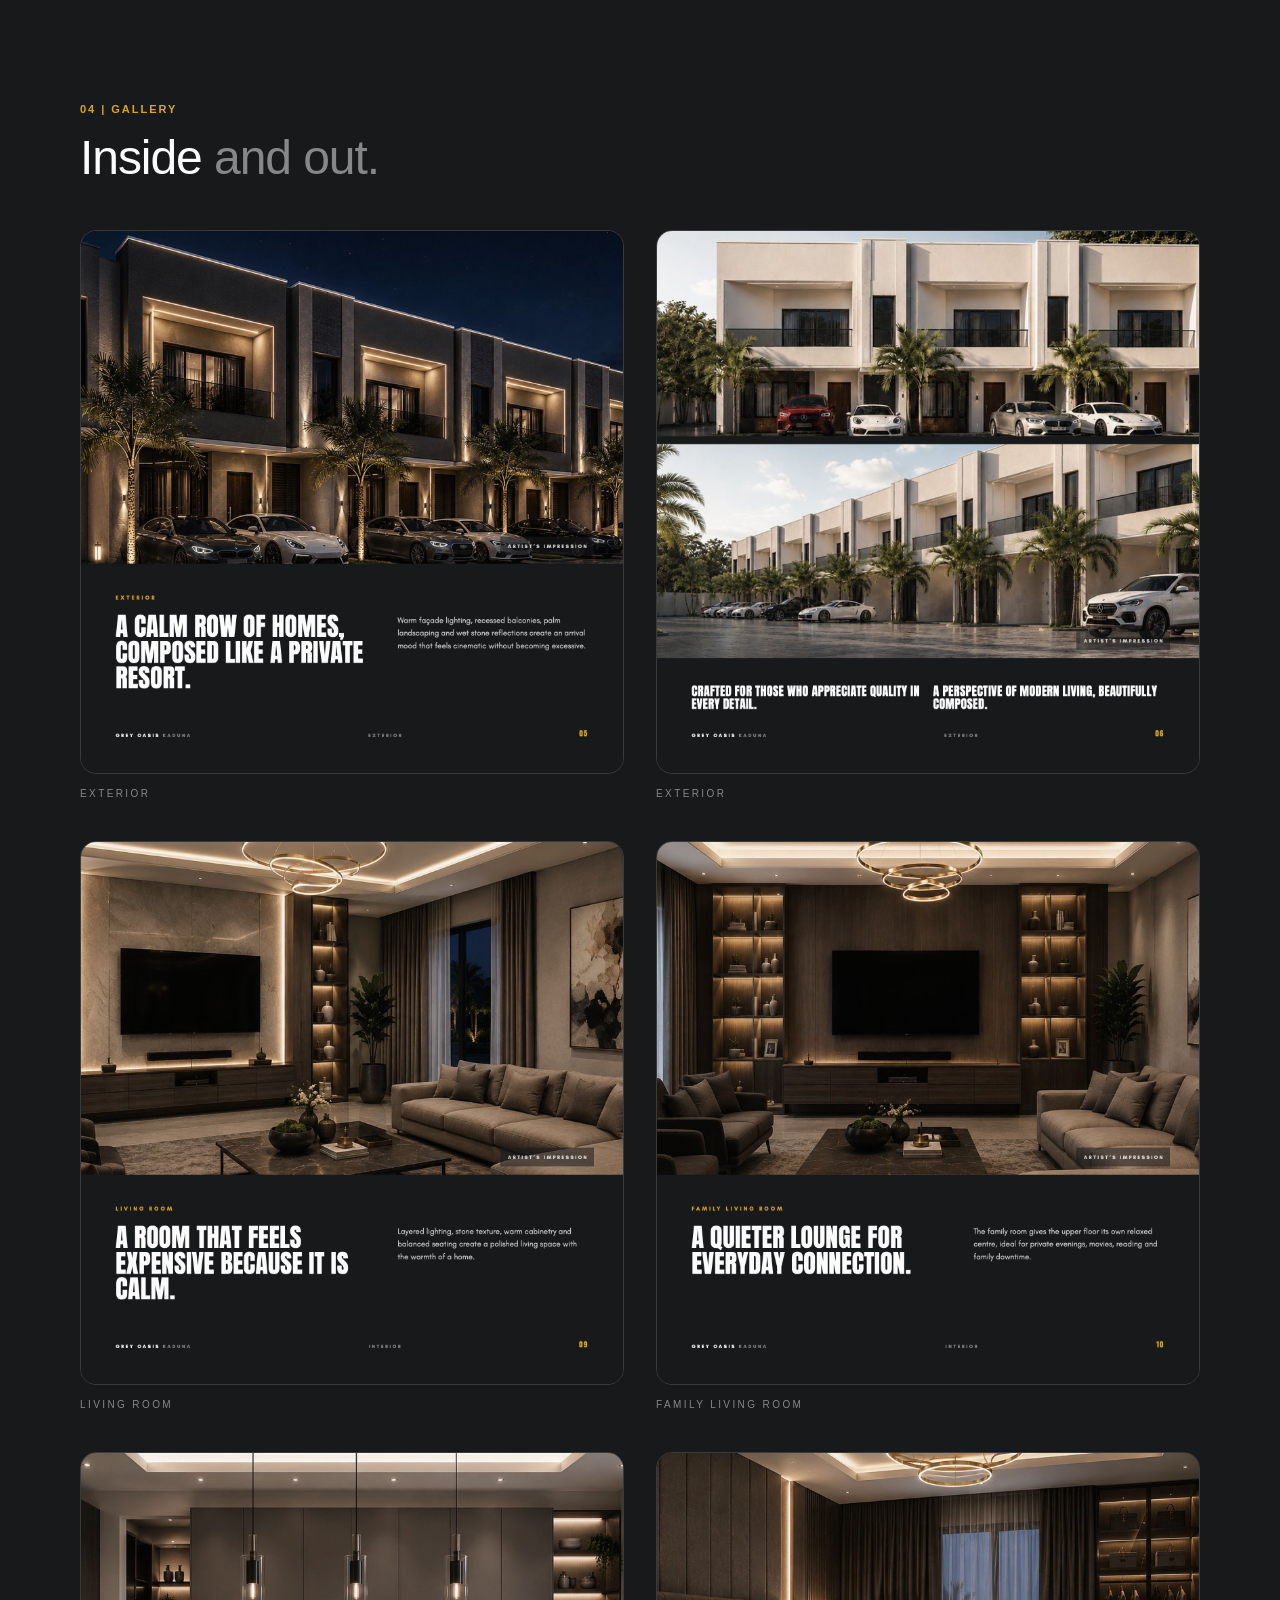
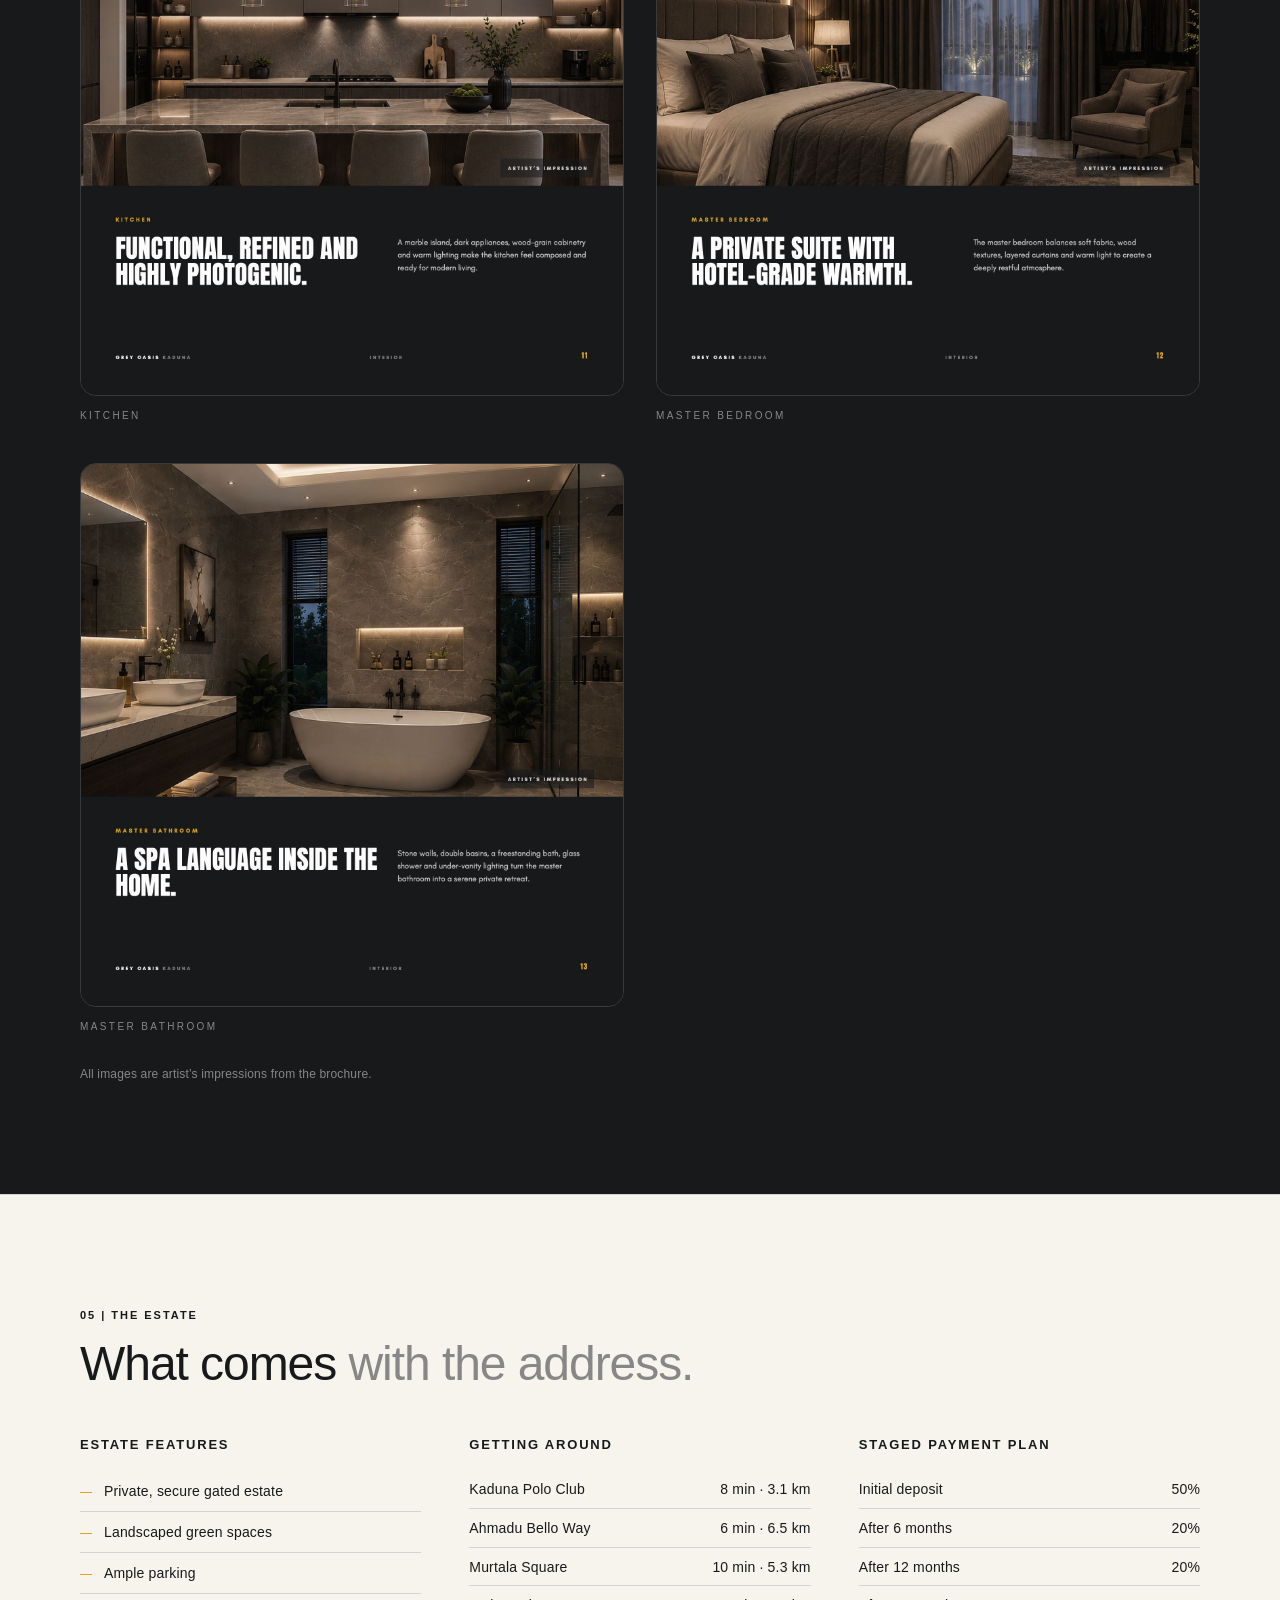
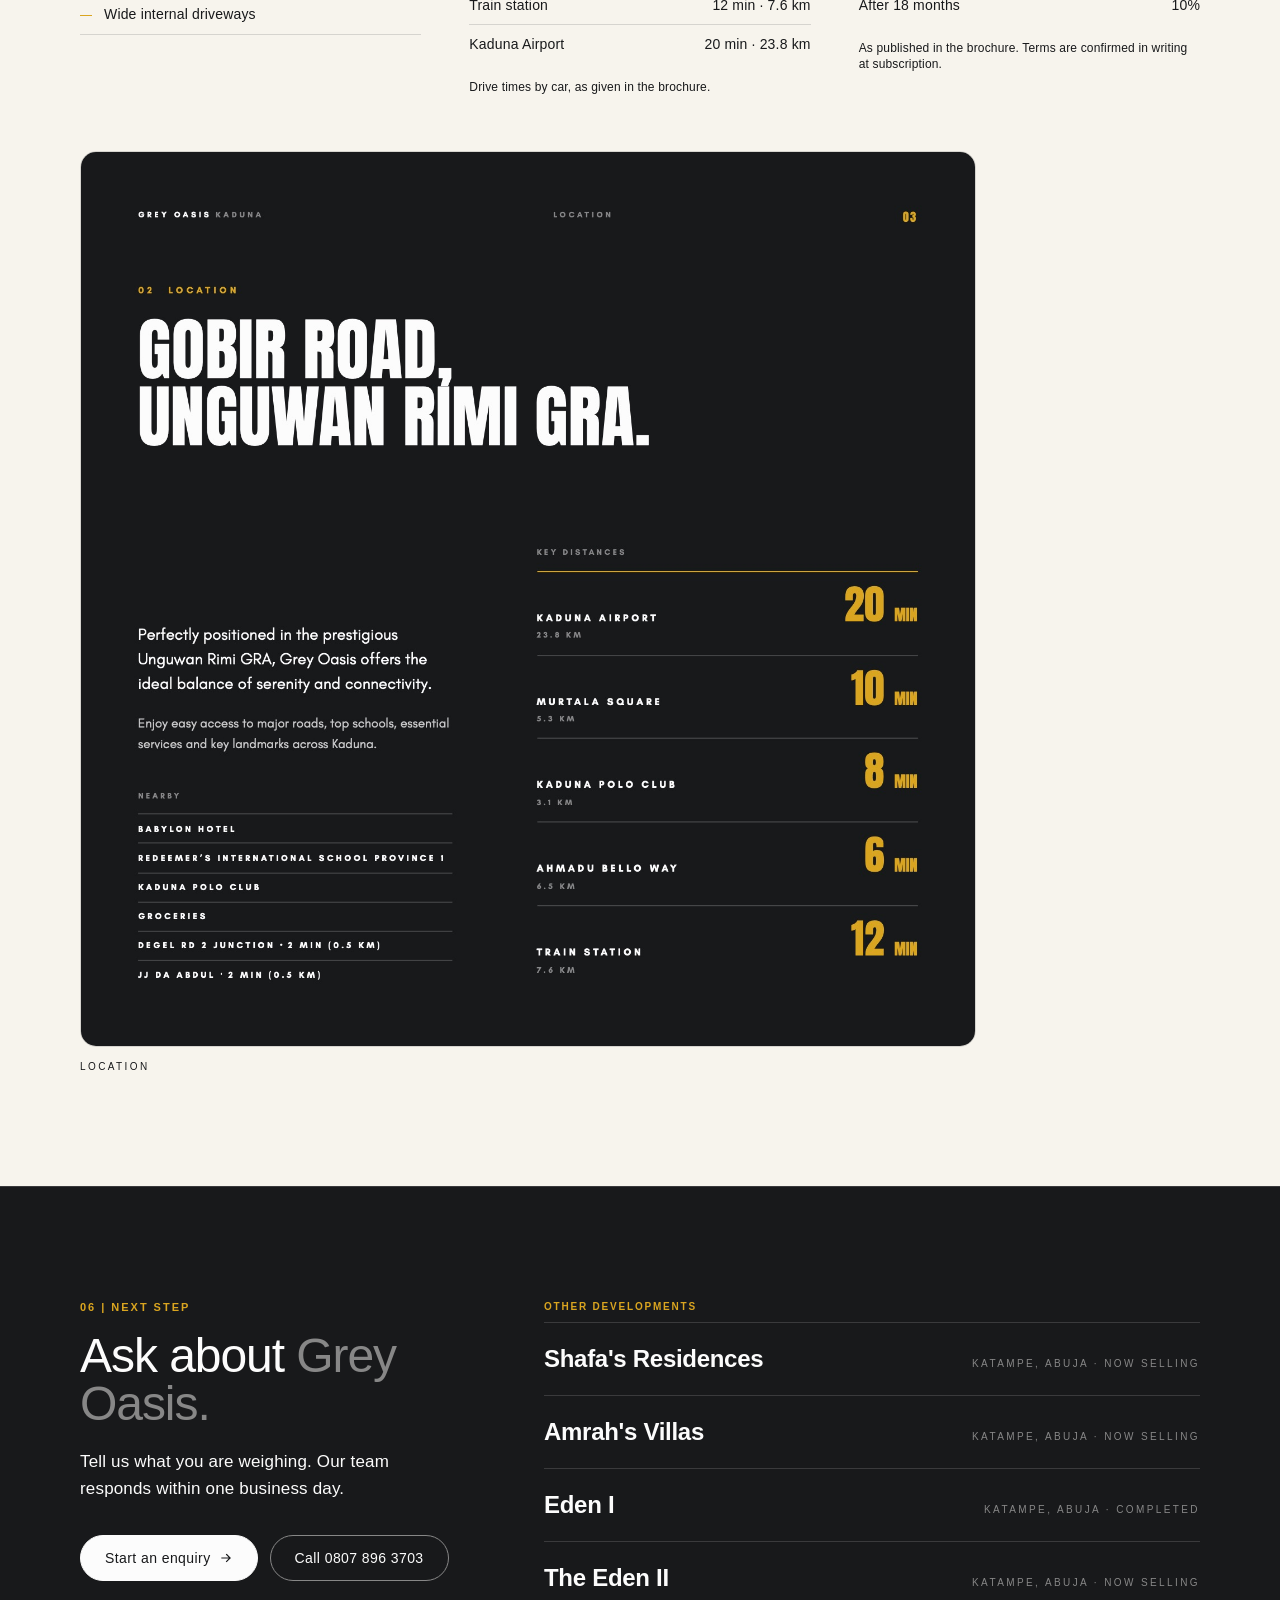
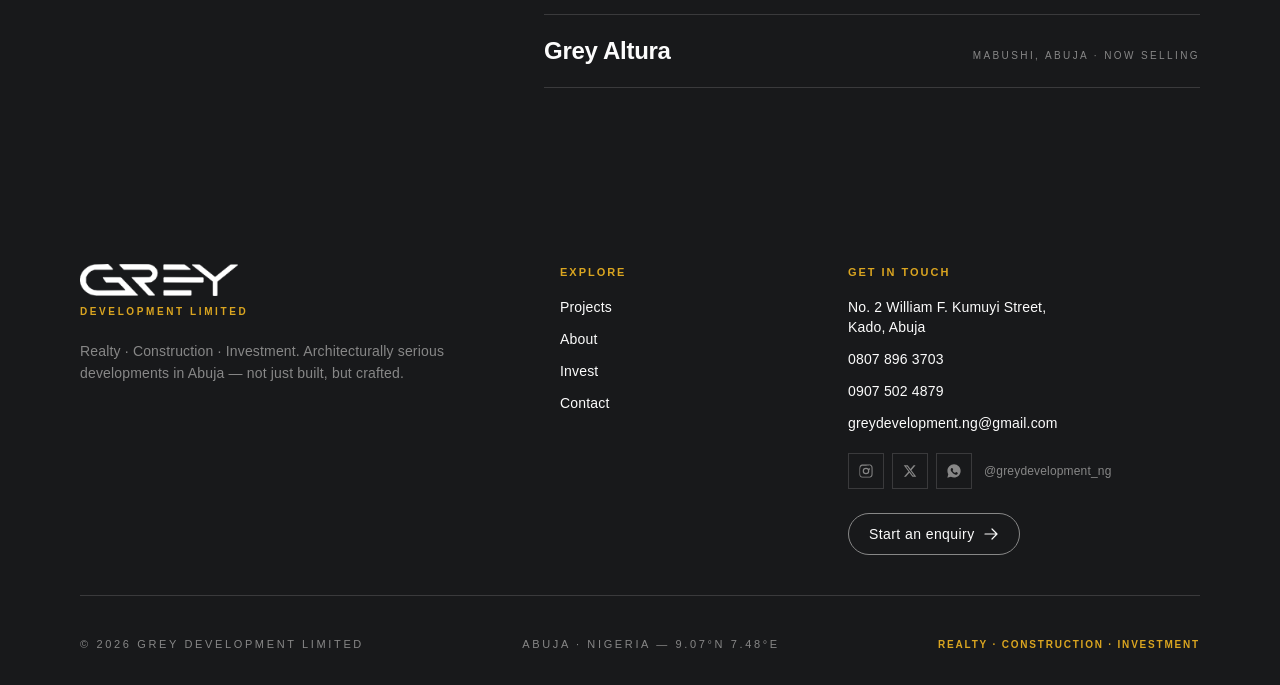
<file: developments/grey-oasis/index.html>
<!DOCTYPE html>
<html lang="en" class="scroll-smooth">
<head>
  <!-- GENERATED by build_pages.py from index.html - edit that, then run ./build.sh -->
  <meta charset="UTF-8" />
  <meta name="viewport" content="width=device-width, initial-scale=1.0" />
  <title>Grey Oasis — Kaduna, Nigeria | GREY Development Limited</title>
  <meta name="description" content="A collection of luxury townhouses in Kaduna — exclusive living, timeless value." />
  <meta property="og:title" content="Grey Oasis — Kaduna, Nigeria" />
  <meta property="og:description" content="A collection of luxury townhouses in Kaduna — exclusive living, timeless value." />
  <meta property="og:image" content="https://greydevelopmentng.com/assets/projects/hero-grey-oasis-1100.jpg" />
  <meta property="og:url" content="https://greydevelopmentng.com/developments/grey-oasis/" />
  <meta property="og:type" content="website" />
  <meta property="og:site_name" content="GREY Development Limited" />
  <meta name="twitter:card" content="summary_large_image" />
  <meta name="theme-color" content="#18191B" />
  <link rel="canonical" href="https://greydevelopmentng.com/developments/grey-oasis/" />
  <script type="application/ld+json">
{
  "@context": "https://schema.org",
  "@graph": [
    {
      "@type": "WebPage",
      "@id": "https://greydevelopmentng.com/developments/grey-oasis/",
      "url": "https://greydevelopmentng.com/developments/grey-oasis/",
      "name": "Grey Oasis — Kaduna, Nigeria | GREY Development Limited",
      "description": "A collection of luxury townhouses in Kaduna — exclusive living, timeless value.",
      "primaryImageOfPage": "https://greydevelopmentng.com/assets/projects/hero-grey-oasis-1100.jpg",
      "isPartOf": {
        "@id": "https://greydevelopmentng.com/#org"
      }
    },
    {
      "@type": "BreadcrumbList",
      "itemListElement": [
        {
          "@type": "ListItem",
          "position": 1,
          "name": "Home",
          "item": "https://greydevelopmentng.com/"
        },
        {
          "@type": "ListItem",
          "position": 2,
          "name": "Developments",
          "item": "https://greydevelopmentng.com/#projects"
        },
        {
          "@type": "ListItem",
          "position": 3,
          "name": "Grey Oasis",
          "item": "https://greydevelopmentng.com/developments/grey-oasis/"
        }
      ]
    }
  ]
}
  </script>
  <link rel="icon" href="data:image/svg+xml,%3Csvg%20xmlns='http://www.w3.org/2000/svg'%20viewBox='0%200%2032%2032'%3E%3Crect%20width='32'%20height='32'%20rx='6'%20fill='%2318191B'/%3E%3Ctext%20x='16'%20y='23'%20font-family='Century%20Gothic,Arial,sans-serif'%20font-size='21'%20font-weight='800'%20fill='%23DAA520'%20text-anchor='middle'%3EG%3C/text%3E%3C/svg%3E" />
  <script>document.documentElement.classList.add('js');</script>
  <style>
    /* ============================================================
       GREY — Brand Identity Guidelines, Volume One, Issue 2.0
       §03 Colour · §04 Typography · §10 Digital · §12 The Seven Tests

       FOUR COLOURS, and nothing else is used:
         Charcoal #18191B 60%  — the ground of the identity; never a flat black
         Grey     #878787 25%  — captions, labels, hairlines, icons, data series
         Off White #FCFCFC 10% — type on Charcoal; paper ground
         Gold     #DAA520  5%  — one rule, one word, one action. NEVER EXCEEDS 5%.
       Authorised tints: Gold 60 / 30 / 15 and Grey 30. No others.
       Gold lives on Charcoal (7.9:1). On light grounds it appears only as a rule,
       edge or foil — never as text (2.2:1). Radius 0 everywhere. No shadows.

       RECORDED DEVIATIONS (owner-directed, not manual-sanctioned):
         1. Ground. §03 makes Charcoal the ground of every primary application.
            This site is a hybrid: Charcoal carries the header, hero, pull-quote,
            portfolio, investment data, CTA and footer; a warm light ground carries
            the reading sections. Proportion is held at roughly 60/25/10/5.
         2. Light ground tone. The warm cream below is not Off White #FCFCFC.
         3. Type sizes. §04 sets H3 at 20/26; card labels here run smaller to fit
            the grid. Faces, weights, caps and tracking follow §04 exactly.
       ============================================================ */
    :root {
      color-scheme: light;
      /* The four */
      --charcoal:#18191B; --grey:#878787; --offwhite:#FCFCFC; --gold:#DAA520;
      /* Authorised tints */
      --gold-60:rgba(218,165,32,.60); --gold-30:rgba(218,165,32,.30); --gold-15:rgba(218,165,32,.15);
      --grey-30:rgba(135,135,135,.30);
      /* Warm light ground (deviation 2) */
      --ground:#F7F4ED; --ground-2:#F0EBE0; --panel-bg:#FCFAF5;
      /* Legacy aliases — every one resolves to a colour above */
      --void:#18191B;
      --void-72:#18191B; --void-64:#18191B; --void-40:#878787; --void-14:rgba(135,135,135,.30);
      --gold-soft:#DAA520; --gold-deep:#18191B;
      --ow-80:rgba(252,252,252,.80); --ow-64:#878787; --ow-14:rgba(135,135,135,.30);
      /* Radius — DEVIATION from §10 ("Radius 0 px, no rounded corners anywhere"),
         adopted at the owner's direction to match the SOLEN reference. */
      --r-card:14px; --r-img:16px; --r-pill:999px; --r-chip:10px;
      /* §10 — 8px base spacing scale */
      --s1:8px; --s2:16px; --s3:24px; --s4:40px; --s5:64px; --s6:104px;
    }
    html, body { background-color: var(--ground); }
    /* §10 — Body: Glacial 17px / 1.65, 620px measure */
    body { font-family:'Century Gothic','URW Gothic','Avant Garde','Avenir Next','Avenir','Segoe UI',Arial,sans-serif;
           color: var(--charcoal); -webkit-font-smoothing: antialiased;
           font-size:17px; line-height:1.65; letter-spacing:.01em; font-weight:400; }
    /* §04/§10 — measure: body never exceeds 68 characters (620px at 17px).
       Applied through the layout's own max-w utilities, not a blanket rule on <p>,
       which would re-anchor centred paragraphs to the left of their 68ch box. */

    ::selection { background: var(--gold); color: var(--void); }

    ::-webkit-scrollbar { width:8px; }
    ::-webkit-scrollbar-track { background: var(--ground); }
    ::-webkit-scrollbar-thumb { background: var(--void-14); border-radius:99px; border:2px solid var(--ground); }
    ::-webkit-scrollbar-thumb:hover { background: var(--gold); }

    /* Focus — 2px ring: Void on Off White, gold on Void (§10) */
    a:focus-visible, button:focus-visible, input:focus-visible,
    select:focus-visible, textarea:focus-visible {
      outline:2px solid var(--gold); outline-offset:2px; border-radius:0;
      /* Gold is 2.2:1 on the light ground, below WCAG 1.4.11's 3:1 for a UI
         boundary, so a 1px Charcoal edge carries the contrast the gold cannot.
         The gold ring itself is never removed. */
      box-shadow:0 0 0 1px var(--charcoal), 0 0 0 4px var(--charcoal);
    }
    .on-void a:focus-visible, .on-void button:focus-visible,
    #siteHeader a:focus-visible, #siteHeader button:focus-visible {
      outline-color: var(--gold); box-shadow:none;  /* 7.9:1 unaided on Charcoal */
    }

    /* ---- Type (§04) ----
       Anton -> Century Gothic for display (owner-directed; see deviation 8).
       One weight; hierarchy comes from size and space, not boldness.
       Glacial -> Century Gothic for everything else.
       Tracking increases as size decreases — never the reverse. */
    /* DEVIATION from §04 ("always uppercase"): display is set in sentence case to
       match the SOLEN reference. Face, single weight and the size-driven hierarchy
       all still follow §04. */
    .display { font-family:'Century Gothic','URW Gothic','Avant Garde','Avenir Next','Avenir','Segoe UI',Arial,sans-serif; font-weight:500;
               text-transform:none; letter-spacing:-.022em; line-height:1.08;
               color: var(--charcoal); }
    .display--hero { font-weight:500; letter-spacing:-.03em; line-height:1.02; text-wrap:balance;
      /* Fluid, so the headline never jumps size at a breakpoint. The stepped
         text-[2.65rem] sm:text-7xl went 42px -> 72px at 640px, which wrapped to four
         cramped lines on tablets and large phones in landscape. Tracks ~40px at 375px
         up to the 88px display size at 1440px and holds there. */
      font-size: clamp(2rem, 1.2rem + 3.6vw, 4.25rem); }
    /* Short viewports — landscape phones and the 568px-tall iPhone SE. The hero has to
       seat a fixed 80px header, a two-line headline, a sub-line and the search bar in
       under 300px of usable height, so the type and the gaps step down. Without this the
       search bar falls below the fold and the section overflows by 30-60px. */
    @media (max-height: 620px) {
      #home { padding-top: 5rem; }
      #home .display--hero { font-size: clamp(1.75rem, 1rem + 3vw, 2.75rem); line-height: 1.06; }
      #home .hero-body { padding-top: .5rem; padding-bottom: .5rem; }
      #home h2 + p { margin-top: .6rem; font-size: .8125rem; line-height: 1.5; }
      #heroSearch { margin-top: 1rem; }
    }
    /* Two-tone headline — the de-emphasised half takes Grey. On Charcoal that is
       4.9:1; on the cream ground Grey only clears 3:1, so it is used there at 24px+
       only, which every .display size satisfies. */
    .dim { color: var(--grey); }
    /* H2 32/36 +0.03em; H1 48/50 +0.02em; Display 72/72 +0.01em */
    .display.text-xl, .display.text-lg { font-weight:600; letter-spacing:-.012em; }
    /* Caption — Glacial Bold, caps, 11/17 +0.18em. Charcoal on light; Gold on Charcoal. */
    .eyebrow { font-weight:700; font-size:11px; line-height:1.55; letter-spacing:.18em;
               text-transform:uppercase; color: var(--charcoal); }
    .on-void .eyebrow, #siteHeader .eyebrow { color: var(--gold); }
    /* Micro — Glacial Bold, caps, 9/14 +0.24em.
       §04: never letterspace lowercase body text, so the micro tracking is applied
       only where the text is actually set in capitals. */
    .mono { letter-spacing:.04em; font-variant-numeric: tabular-nums; }
    .mono.uppercase, .mono.tracking-wide, .mono.tracking-wider, .eyebrow.mono { letter-spacing:.24em; }
    .tnum { font-variant-numeric: tabular-nums; }
    /* Tagline — Glacial Italic in Gold, 24/30, tracking 0. One per composition,
       and only on Charcoal, where Gold is legal as type. */
    .quote { font-family:'Century Gothic','URW Gothic','Avenir Next','Avenir','Segoe UI',Arial,sans-serif; font-style: italic;
             font-weight:400; letter-spacing:0; line-height:1.25; }
    .on-void .quote { color: var(--gold); }
    /* Statement — Glacial, for sentences past Anton's 8-word cap. */
    .statement { font-weight:400; font-size:clamp(1.25rem,2.2vw,1.75rem); line-height:1.42;
                 letter-spacing:.01em; color: var(--charcoal); }
    .on-void .statement { color: var(--offwhite); }
    /* H3 — Glacial Bold, caps, +0.14em (size reduced from §04's 20/26 to fit the grid) */
    .h3 { font-weight:600; font-size:13px; line-height:1.45; letter-spacing:.14em;
          text-transform:uppercase; color: var(--charcoal); }
    .on-void .h3 { color: var(--offwhite); }
    /* Two-tone headline (SOLEN reference): the second clause drops to Grey.
       Every .display size is 30px+, so Grey's 3.4:1 on cream clears the 3:1
       large-text threshold; on Charcoal it is 4.9:1. */
    .gradword, .text-bronze-grad { color: var(--grey); -webkit-text-fill-color: var(--grey); }
    .accent-gold { color: var(--gold); }

    /* ---- Void bands (header, pull-quote, footer) ---- */
    .on-void { background: var(--void); }
    .on-void .display, .on-void .text-porcelain { color: var(--offwhite); }
    .on-void .text-body { color: var(--offwhite); }
    .on-void .text-muted, .on-void .text-slate, .on-void .text-stone { color: var(--ow-64); }
    .on-void .border-line, .on-void .border-t, .on-void .border-b { border-color: var(--ow-14); }
    .on-void .bg-line, .on-void .h-px { background-color: var(--ow-14); }
    .text-goldsoft { color: var(--gold-soft); }
    /* Mobile menu sits inside the Void header */
    #mobileMenu { background: rgba(24,25,27,.97); border-top-color: var(--ow-14); }
    #mobileMenu a:not(.btn) { color: var(--grey); }
    #mobileMenu a:not(.btn):hover { color: var(--offwhite); }
    #mobileMenu .border-line { border-color: var(--ow-14); }


    /* Rounded geometry (SOLEN reference) */
    .zoomable, .zoomable img, .r-img { border-radius: var(--r-img); overflow:hidden; }
    #projectGrid article, #projects article, .glass, .glass-strong,
    .modal-panel, .fab-item, .hero-card, .hero-picks { border-radius: var(--r-card); }
    .hero-picks { overflow:hidden; }
    .utab, .filter-chip { border-radius: var(--r-pill); }

    /* ---- Components on a Charcoal ground (§10: Charcoal panels, hairline Grey
       borders; Gold marks the one figure the user came for, everything else Grey) ---- */
    .on-void .bg-panel, .on-void .bg-ink, .on-void .bg-ink2 { background: transparent; }
    .on-void .utab { color: var(--grey); border-color: var(--grey-30); }
    .on-void .utab:hover { color: var(--offwhite); border-color: var(--grey); }
    .on-void .utab[aria-selected="true"] { color: var(--charcoal); background: var(--offwhite); border-color: var(--offwhite); }
    .on-void .filter-chip { color: var(--grey); border-color: var(--grey-30); }
    .on-void .filter-chip:hover { color: var(--offwhite); border-color: var(--grey); }
    .on-void .filter-chip[aria-pressed="true"] { color: var(--charcoal); background: var(--offwhite); border-color: var(--offwhite); }
    .on-void .uspec { border-bottom-color: var(--grey-30); }
    .on-void .uspec dt { color: var(--grey); }
    .on-void .uspec dd { color: var(--offwhite); }
    .on-void .dd { border-bottom-color: var(--grey-30); }
    .on-void .dd-ico { color: var(--grey); }
    .on-void .btn-primary { background: var(--offwhite); color: var(--charcoal); border-color: var(--offwhite); }
    .on-void .btn-primary:hover { background:#E3E3E3; border-color:#E3E3E3; }
    .on-void .btn-secondary { color: var(--offwhite); border-color: var(--grey); background: transparent; }
    .on-void .btn-secondary:hover { background: var(--gold-15); color: var(--offwhite); border-color: var(--gold); }
    .on-void .measure { background: var(--grey); }
    .on-void .group:hover .measure { background: var(--gold); }
    .on-void a:not(.btn):not([aria-label]) { color: var(--offwhite); }

    /* ---- Buttons (§10): square, no radius, GOLD NEVER FILLS ---- */
    .btn { border-radius:0; font-weight:500; letter-spacing:.03em; cursor:pointer;
           transition: background-color 240ms cubic-bezier(.4,0,.2,1), color 240ms cubic-bezier(.4,0,.2,1),
                       border-color 240ms cubic-bezier(.4,0,.2,1), opacity 240ms ease; }
    .btn-primary   { background: var(--void); color: var(--offwhite); border:1px solid var(--void); }
    .btn-primary:hover  { background:#26272A; border-color:#26272A; }
    .btn-primary:active { background:#34363A; border-color:#34363A; }
    .btn-secondary { background: transparent; color: var(--gold-deep); border:1px solid var(--gold-deep); }
    .btn-secondary:hover { background: var(--gold-15); color: var(--gold-deep); border-color: var(--gold-deep); }
    /* On Void grounds (hero over photography, footer) */
    /* Primary CTA on the Charcoal bands. Off White fill, Charcoal type — 17.1:1,
       the loudest pairing in the palette.
       It is NOT gold: a filled gold button is 13.7% of a short band at 375px, and
       §03's 5% ceiling is "the single most important colour rule". Gold stays the
       accent — the eyebrow, the active-nav underline, the rules, the one figure. */
    .btn-invert    { background: var(--offwhite); color: var(--charcoal); border:1px solid var(--offwhite); }
    .btn-invert:hover { background:#E3E3E3; border-color:#E3E3E3; }
    .btn-invert:active { background:#CFCFCF; border-color:#CFCFCF; }
    .btn-invert-secondary { background: transparent; color: var(--offwhite); border:1px solid var(--grey); }
    .btn-invert-secondary:hover { border-color: var(--gold); color: var(--gold); }
    /* Pill geometry (SOLEN reference) — overrides the square .btn above. */
    .btn { border-radius: var(--r-pill); }
    .btn-pill-sm { padding:.55rem 1.1rem; font-size:.8rem; }
    .circ { width:2.5rem; height:2.5rem; border-radius:50%; display:grid; place-items:center;
            border:1px solid var(--grey); background:transparent; color:inherit; cursor:pointer;
            transition: border-color .16s ease, color .16s ease, background-color .16s ease; }
    .circ:hover { border-color: var(--gold); color: var(--gold); }
    .btn[disabled] { opacity:.6; cursor:wait; }

    /* Hero nav reveal — over the hero the bar carries only the wordmark and the
       menu button; the links, the Enquire pill and the Charcoal ground fade in
       after 80px of scroll (§10). */
    #siteHeader:not(.scrolled) .nav-reveal { opacity:0; pointer-events:none; transform: translateY(-8px); }
    .nav-reveal { transition: opacity .32s ease, transform .32s cubic-bezier(.4,0,.2,1); }
    /* The links are hidden over the hero, so the menu button has to be reachable at
       every width there — otherwise the desktop hero offers no navigation at all. */
    @media (min-width:1024px){
      #siteHeader:not(.scrolled) #menuBtn { display:inline-flex; }
      #mobileMenu:not(.hidden) { display:block; }
    }

    /* ---- Hero slideshow ----
       Cross-fade between featured developments, with a slow 6% drift on the visible
       one. The drift is a transition, not an animation, so a slide leaving does not
       snap back to scale 1 while it is still fading out. prefers-reduced-motion: no
       drift, an instant cut, and the show starts paused (see the script). */
    .hero-slide { position:absolute; inset:0; width:100%; height:100%; object-fit:cover; object-position:center;
                  opacity:0; transform: scale(1); transition: opacity 1.4s ease, transform 9s linear; }
    .hero-slide.is-active { opacity:1; }
    #home.is-playing .hero-slide.is-active { transform: scale(1.06); }
    .hero-pick { position:relative; display:flex; align-items:flex-start; gap:.9rem; padding:.95rem 1.25rem 1.05rem;
                 border-top:1px solid rgba(252,252,252,.12); transition: background-color .3s ease; }
    .hero-picks > .hero-pick:first-of-type { border-top:0; }
    .hero-pick:hover, .hero-pick.is-active { background: rgba(252,252,252,.05); }
    .hero-pick-bar { position:absolute; left:0; right:0; bottom:0; height:2px; }
    .hero-pick-bar i { display:block; height:100%; width:0; background: var(--gold); }
    .hero-pick.is-active .hero-pick-bar i { width:100%; }
    #home.is-playing .hero-pick.is-active .hero-pick-bar i { animation: pickFill var(--hero-dur, 7s) linear both; }
    @keyframes pickFill { from { width:0; } to { width:100%; } }
    #heroPause .ico-play { display:none; }
    #heroPause[aria-pressed="true"] .ico-play { display:block; }
    #heroPause[aria-pressed="true"] .ico-pause { display:none; }
    @media (prefers-reduced-motion: reduce) {
      .hero-slide { transition:none; }
      #home.is-playing .hero-slide.is-active { transform:none; }
    }

    /* ---- Image viewer (development pages): a native <dialog>, so focus is trapped and
       Escape closes it without script. Without script the links simply open the image. */
    .lb { border:0; padding:0; margin:0; background:transparent; color: var(--offwhite);
          width:100vw; height:100dvh; max-width:none; max-height:none; overflow:hidden; }
    .lb::backdrop { background: rgba(24,25,27,.95); }
    .lb figure { margin:0; height:100%; display:flex; flex-direction:column; align-items:center; justify-content:center;
                 gap:1rem; padding:4.5rem 5.5rem 1.5rem; }
    .lb img { max-width:100%; max-height:calc(100dvh - 9rem); width:auto; height:auto; object-fit:contain; border-radius:10px; }
    .lb figcaption { display:flex; gap:1.25rem; font-size:11px; letter-spacing:.18em; text-transform:uppercase; }
    .lb figcaption .n { color: var(--grey); font-variant-numeric: tabular-nums; }
    .lb button { position:absolute; width:2.75rem; height:2.75rem; border-radius:50%; display:grid; place-items:center;
                 border:1px solid rgba(252,252,252,.3); background: rgba(24,25,27,.6); color: var(--offwhite); cursor:pointer;
                 transition: border-color .16s ease, color .16s ease; }
    .lb button:hover { border-color: var(--gold); color: var(--gold); }
    .lb .x { top:1rem; right:1rem; } .lb .prev { left:1rem; top:50%; margin-top:-1.375rem; } .lb .next { right:1rem; top:50%; margin-top:-1.375rem; }
    @media (max-width:640px){
      .lb figure { padding:4.5rem 1rem 5rem; }
      .lb .prev, .lb .next { top:auto; bottom:1rem; margin-top:0; }
    }

    /* Scroll cue — a hairline rule and a word, as in the reference */
    .scrollcue { display:flex; flex-direction:column; align-items:center; gap:.65rem; }
    .scrollcue .rule { width:1px; height:40px; background: linear-gradient(to bottom, transparent, var(--offwhite)); }

    /* Header — Void bar; compacts after 80px (§10 motion: fade + 8px slide) */
    .t-std { transition: all 240ms cubic-bezier(.4,0,.2,1); }
    .t-micro { transition: all 160ms cubic-bezier(.4,0,.2,1); }
    #siteHeader .eyebrow { color: var(--gold-soft); }
    /* Off White, not Grey: the bar is 92% opaque, so Grey composites to 3.97:1 at
       13px — under 4.5:1. The active item is distinguished by §10's gold underline
       rather than by colour. */
    #siteHeader nav ul a { color: var(--offwhite); }
    #siteHeader nav ul a:hover { color: var(--gold); }
    #siteHeader nav ul a.nav-active { color: var(--offwhite); }
    #siteHeader #menuBtn { color: var(--offwhite); border-color: rgba(252,252,252,.22); }
    #siteHeader.scrolled { background: rgba(24,25,27,.74); backdrop-filter: blur(22px) saturate(1.5);
                           -webkit-backdrop-filter: blur(22px) saturate(1.5); border-bottom:1px solid var(--ow-14); }
    .nav-active { color: var(--offwhite); position: relative; }
    .nav-active::after { content:""; position:absolute; left:0; right:0; bottom:-6px; height:1px; background: var(--gold); }
    .navbar-inner { transition: height .3s cubic-bezier(.4,0,.2,1); }
    #siteHeader.scrolled .navbar-inner { height: 3.75rem; }
    .nav-logo { transition: height .25s ease; }
    #siteHeader.scrolled .nav-logo { height: 1.25rem; }
    .nav-desc { max-height:1rem; overflow:hidden; transition: opacity .2s ease, max-height .3s ease, margin-top .3s ease; }
    #siteHeader.scrolled .nav-desc { opacity:0; max-height:0; margin-top:0; }

    /* Hairline rule that extends on hover — structural, not decorative */
    .measure { height:1px; width:2rem; background: var(--void-40);
               transition: width .4s cubic-bezier(.4,0,.2,1), background-color .4s ease; }
    .group:hover .measure { width:3.5rem; background: var(--gold); }

    /* Panels — 1px hairline only, no fills or shadows */
    .glass { background: transparent; border:1px solid var(--void-14); }
    .glass-strong { background: var(--panel-bg); border:1px solid var(--void-14); }
    .on-void .glass, .on-void .glass-strong { background: transparent; border-color: var(--ow-14); }
    .rule-gold { height:1px; background: var(--gold); }

    /* Hero — photography with a graded panel so type clears 4.5:1 */
    .hero-img { object-fit: cover; object-position: center; }
    @media (max-width:640px){ .hero-img { object-fit: contain; } }
    .hero-scrim-b { background: linear-gradient(to top, rgba(24,25,27,.92) 0%, rgba(24,25,27,.82) 22%, rgba(24,25,27,.62) 45%, rgba(24,25,27,.36) 68%, rgba(24,25,27,0) 92%); }
    /* The headline and sub-line now sit top-left, so the left scrim carries most of
       the legibility budget. Off White needs ~0.68 coverage to hold 4.5:1 over a
       worst-case white pixel, and ~0.50 to hold 3:1 at display sizes. */
    .hero-scrim-l { background: linear-gradient(to right, rgba(24,25,27,.44) 0%, rgba(24,25,27,.30) 38%, rgba(24,25,27,.08) 70%, rgba(24,25,27,0) 88%); }
    .hero-scrim-t { background: linear-gradient(to bottom, rgba(24,25,27,.50) 0%, rgba(24,25,27,.16) 60%, rgba(24,25,27,0) 100%); }
    /* Bottom-left corner only: carries the sub-line and the search bar, which sit over
       the brightest part of the lower frame on the daylight slides. */
    .hero-scrim-corner { background: radial-gradient(85% 30% at 0% 100%, rgba(24,25,27,.55) 0%, rgba(24,25,27,.30) 50%, rgba(24,25,27,0) 100%); }
    /* Below 1024px the hero stacks and the text can fill most of its height, so the
       side scrim becomes a full-height one. */
    @media (max-width:1023px){
      .hero-scrim-l { background: linear-gradient(to top, rgba(24,25,27,.93) 0%, rgba(24,25,27,.80) 72%, rgba(24,25,27,.40) 90%, rgba(24,25,27,.18) 100%); }
    }

    /* Motion — fade + 8px slide only (§10). No scale, bounce or parallax. */
    .zoomable img { transition: opacity 600ms cubic-bezier(.4,0,.2,1), transform 1.2s cubic-bezier(.16,1,.3,1); }
    /* Sleek pass (owner-directed): a slow 4% image drift on hover. DEVIATION from §10's
       "no scale" - it is the one scale on the site, and reduced-motion removes it. */
    .group:hover .zoomable img, .gal:hover img { transform: scale(1.04); }
    .gal { overflow:hidden; border-radius: var(--r-img); }
    .gal img { transition: transform 1.2s cubic-bezier(.16,1,.3,1); }
    @media (prefers-reduced-motion: reduce){ .group:hover .zoomable img, .gal:hover img { transform:none; } }
    @keyframes heroIn { from { opacity:0; transform: translateY(18px); } to { opacity:1; transform:none; } }
    .js .hero-in { opacity:0; animation: heroIn 1.1s cubic-bezier(.16,1,.3,1) both; }

    #projects .zoomable { box-shadow: none; }
    #projects .zoomable::after { content:""; position:absolute; inset:0; z-index:1; pointer-events:none;
      background: linear-gradient(to top, rgba(24,25,27,.52) 0%, rgba(24,25,27,.10) 42%, rgba(24,25,27,0) 66%);
      transition: opacity .4s ease; }
    #projects .zoomable > span { z-index:2; }
    #projects article { transition: border-color .4s ease, transform .7s cubic-bezier(.16,1,.3,1), opacity .9s cubic-bezier(.16,1,.3,1); }
    /* Subtle: the hairline warms to a soft antique gold rather than flashing to full
       Metallic, and the lift is halved. */
    #projects article:hover { border-color: var(--gold-60); transform: translateY(-2px); }
    @media (prefers-reduced-motion: reduce){ #projects article:hover { transform:none; } }

    /* Reveal */
    .js .reveal { opacity:0; transform: translateY(18px); transition: opacity .9s cubic-bezier(.16,1,.3,1), transform .9s cubic-bezier(.16,1,.3,1); }
    .js .reveal.is-visible { opacity:1; transform:none; }
    .reveal[data-delay="1"]{ transition-delay:.1s; }
    .reveal[data-delay="2"]{ transition-delay:.2s; }
    .reveal[data-delay="3"]{ transition-delay:.3s; }

    /* Delivery timeline — gold marks progress as a rule, not a fill */
    .tl-seg { height:3px; flex:1 1 0; background: var(--void-14); transition: background-color .5s ease; }
    .tl-seg.is-done { background: var(--gold); }
    .tl-seg.is-active { background: var(--void); }
    .on-void .tl-seg { background: var(--ow-14); }
    .on-void .tl-seg.is-active { background: var(--offwhite); }

    /* Content links: text keeps full contrast on hover; a 1px gold rule grows underneath.
       (Gold is permitted on Off White as a rule, never as text.) */
    #contact a:not(.btn):not([aria-label]), footer a:not(.btn):not([aria-label]),
    .proj-empty a {
      background-image: linear-gradient(var(--gold), var(--gold));
      background-repeat: no-repeat; background-position: 0 100%; background-size: 0 1px;
      transition: background-size .24s cubic-bezier(.4,0,.2,1), color .16s ease;
      padding-bottom: 1px;
    }
    #contact a:not(.btn):not([aria-label]):hover, footer a:not(.btn):not([aria-label]):hover,
    .proj-empty a:hover { background-size: 100% 1px; }
    @media (prefers-reduced-motion: reduce){
      #contact a, footer a, .proj-empty a { transition: none; }
    }

    /* ---- Interactive delivery-model flow (§05 icons: 48-unit grid, 2-unit line, square ends;
       gold marks the ACTIVE icon only) ---- */
    .pflow { list-style:none; margin:0; padding:0; display:grid; gap:2.5rem; position:relative; }
    @media (min-width:768px){ .pflow { grid-template-columns:repeat(3,1fr); gap:2rem; } }
    .pstep { position:relative; padding-top:1.75rem; outline:none; }
    /* connector rail */
    .pstep::before { content:""; position:absolute; top:0; left:0; right:0; height:1px; background:var(--void-14);
                     transition: background-color .28s ease; }
    .pstep-node { position:absolute; top:-3px; left:0; width:7px; height:7px; background:var(--void-40);
                  transition: background-color .28s ease; }
    .pstep-icon { width:38px; height:38px; color:var(--void-40); flex:none;
                  transition: color .28s ease; }
    .pstep:hover::before, .pstep:focus::before, .pstep:focus-visible::before { background:var(--gold-60); }
    .pstep:hover .pstep-node, .pstep:focus .pstep-node, .pstep:focus-visible .pstep-node { background:var(--gold-deep); }
    .pstep:hover .pstep-icon, .pstep:focus .pstep-icon, .pstep:focus-visible .pstep-icon { color:var(--gold-deep); }
    .pstep:hover .h3, .pstep:focus .h3, .pstep:focus-visible .h3 { color:var(--void); }
    .pstep:focus-visible { outline:2px solid var(--void); outline-offset:8px; }
    .on-void .pstep::before { background:var(--ow-14); }
    .on-void .pstep-icon, .on-void .pstep-node { color:var(--ow-64); background:var(--ow-64); }

    /* ---- Unit explorer: tabs + room schedule ---- */
    .utab { font-weight:500; font-size:12px; letter-spacing:.1em; text-transform:uppercase; cursor:pointer;
      color:var(--void-64); border:1px solid var(--void-14); background:transparent; padding:.5rem .9rem;
      transition:color .16s ease, border-color .16s ease, background-color .16s ease; }
    .utab:hover { color:var(--void); border-color:var(--void-40); }
    .utab[aria-selected="true"] { color:var(--offwhite); background:var(--void); border-color:var(--void); }
    .uspec { display:flex; justify-content:space-between; gap:1rem; padding:.55rem 0; border-bottom:1px solid var(--void-14); }
    .uspec:last-child { border-bottom:0; }
    .uspec dt { color:var(--void-72); }
    .uspec dd { color:var(--void); font-variant-numeric:tabular-nums; white-space:nowrap; }

    /* ---- Due-diligence accordion ---- */
    .dd { border-bottom:1px solid var(--void-14); }
    .dd-head { width:100%; display:flex; align-items:center; justify-content:space-between; gap:1rem;
      padding:1.15rem 0; background:transparent; border:0; cursor:pointer; text-align:left; }
    .dd-ico { width:18px; height:18px; color:var(--void-40); flex:none;
      transition: transform .24s cubic-bezier(.4,0,.2,1), color .24s ease; }
    .dd-head:hover .dd-ico, .dd-head[aria-expanded="true"] .dd-ico { color:var(--gold); }
    .dd-head[aria-expanded="true"] .dd-ico { transform: rotate(45deg); }
    .dd-body { display:grid; grid-template-rows:0fr; transition: grid-template-rows .3s cubic-bezier(.4,0,.2,1); }
    .dd-body > * { overflow:hidden; min-height:0; }
    .dd.is-open .dd-body { grid-template-rows:1fr; }
    .dd.is-open .dd-body > * { padding-bottom:1.35rem; }
    @media (prefers-reduced-motion: reduce){ .dd-body { transition:none; } .dd-ico { transition:none; } }


    /* §10 / WCAG 1.4.11 — a control's boundary needs 3:1. Grey 30 is a decorative
       hairline (dividers, panel edges); every interactive edge takes full Grey,
       which clears 3:1 on the cream ground and 4.9:1 on Charcoal. */
    .utab, .filter-chip, .fab-item,
    input:not([type="checkbox"]):not([type="radio"]), select, textarea {
      border-color: var(--grey) !important;
    }
    .on-void .utab, .on-void .filter-chip { border-color: var(--grey) !important; }
    .utab[aria-selected="true"], .filter-chip[aria-pressed="true"] { border-color: var(--charcoal) !important; }
    .on-void .utab[aria-selected="true"], .on-void .filter-chip[aria-pressed="true"] { border-color: var(--offwhite) !important; }

    /* Portfolio filter chips */
    .filter-chip { font-weight:500; letter-spacing:.14em; text-transform:uppercase; cursor:pointer;
      color: var(--void-64); border:1px solid var(--void-14); background: transparent;
      transition: color .16s ease, border-color .16s ease, background-color .16s ease; }
    .filter-chip:hover { color: var(--void); border-color: var(--void-40); }
    .filter-chip[aria-pressed="true"] { color: var(--offwhite); background: var(--void); border-color: var(--void); }
    #projectGrid article { transition: opacity .28s ease, transform .28s cubic-bezier(.4,0,.2,1), border-color .28s ease; }
    #projectGrid article.filtering-out { opacity:0; transform: translateY(8px); }
    #projectGrid article.is-filtered-hidden { display:none; }
    .proj-empty { display:none; }
    .proj-empty.show { display:block; }

    /* Brochure modal — Off White panel, hairline, no shadow */
    .modal-root { position:fixed; inset:0; z-index:90; display:none; }
    .modal-root.open { display:block; }
    .modal-backdrop { position:absolute; inset:0; background: rgba(24,25,27,.82); opacity:0; transition: opacity .24s ease; }
    .modal-root.open .modal-backdrop { opacity:1; }
    .modal-panel { position:absolute; inset:0; margin:auto; width:min(1000px, calc(100vw - 2rem));
      height:min(88vh, calc(100vh - 2rem)); background: var(--panel-bg); border:1px solid var(--void-14);
      display:flex; flex-direction:column; opacity:0; transform: translateY(8px);
      transition: opacity .28s ease, transform .28s cubic-bezier(.4,0,.2,1); }
    .modal-root.open .modal-panel { opacity:1; transform:none; }
    @media (max-width:640px){ .modal-panel { width:100vw; height:100dvh; border:0; } }

    /* Floating quick-contact widget — Void fill, no shadow */
    #fab { position:fixed; right:1.25rem; bottom:1.25rem; z-index:80; display:flex; flex-direction:column; align-items:flex-end; gap:.6rem; }
    #fabMenu { display:flex; flex-direction:column; align-items:flex-end; gap:.55rem; opacity:0; transform: translateY(8px);
      pointer-events:none; transition: opacity .2s ease, transform .2s cubic-bezier(.4,0,.2,1); }
    #fab.open #fabMenu { opacity:1; transform:none; pointer-events:auto; }
    .fab-item { display:inline-flex; align-items:center; gap:.6rem; padding:.62rem .9rem; background: var(--panel-bg);
      border:1px solid var(--void-14); color: var(--void); font-size:.82rem; letter-spacing:.02em; white-space:nowrap;
      cursor:pointer; transition: border-color .16s ease, color .16s ease; }
    .fab-item:hover { border-color: var(--gold); }
    #fabToggle { width:3.25rem; height:3.25rem; display:grid; place-items:center; background: var(--void);
      color: var(--offwhite); cursor:pointer; border:1px solid var(--void);
      transition: background-color .16s ease, border-color .16s ease; }
    #fabToggle:hover { background:#26272A; border-color:#26272A; }
    #fab.open #fabToggle { background: var(--panel-bg); color: var(--void); border-color: var(--void-14); }
    #fab.fab-hidden { opacity:0; pointer-events:none; transform: translateY(14px); transition: opacity .3s ease, transform .3s ease; }

    .spinner { width:1rem; height:1rem; border:2px solid var(--grey-30); border-top-color: var(--charcoal);
      border-radius:50%; animation: spin .7s linear infinite; }
    @keyframes spin { to { transform: rotate(360deg); } }

    @media (prefers-reduced-motion: reduce) {
      html { scroll-behavior:auto; }
      .reveal { opacity:1 !important; transform:none !important; transition:none !important; }
      .js .hero-in { opacity:1 !important; animation:none !important; }
      #projectGrid article, .modal-panel, .modal-backdrop, #fabMenu, #fab { transition:none !important; }
      .spinner { animation-duration:1.4s; }
    }
  </style>
  <link rel="stylesheet" href="/assets/tailwind.css?v=d27de5d7" />
</head>

<body class="bg-ink text-body">
  <a href="#main" class="sr-only focus:not-sr-only focus:fixed focus:z-[100] focus:top-4 focus:left-4 focus:bg-void focus:text-offwhite focus:px-4 focus:py-2 focus:rounded-full">Skip to content</a>

  <header id="siteHeader" class="scrolled fixed top-0 inset-x-0 z-50 t-std">
    <nav class="mx-auto max-w-[1440px] px-5 sm:px-8 lg:px-20">
      <div class="navbar-inner flex items-center justify-between h-20">
        <a href="/" class="flex flex-col items-start justify-center leading-none min-h-[1.75rem]" aria-label="GREY Development Limited — home">
          <img src="/assets/grey-wordmark-white.png" alt="GREY" width="400" height="81" class="nav-logo h-6 sm:h-7 w-auto" />
          <span class="nav-desc eyebrow text-[9px] sm:text-[10px] mt-1.5 tracking-[0.26em]">Development Limited</span>
        </a>

        <ul class="nav-reveal hidden lg:flex items-center gap-8 text-[13px] uppercase tracking-[0.16em] font-bold text-stone">
          <li><a href="/#projects" class="t-micro hover:text-porcelain">Projects</a></li>
          <li><a href="/#about" class="t-micro hover:text-porcelain">About</a></li>
          <li><a href="/#invest" class="t-micro hover:text-porcelain">Invest</a></li>
        </ul>

        <div class="flex items-center gap-3">
          <a href="/#contact" class="nav-reveal hidden sm:inline-flex btn btn-invert items-center gap-2 px-5 py-2.5 text-sm">Enquire</a>
          <button id="menuBtn" class="lg:hidden inline-flex items-center justify-center w-11 h-11 rounded-full glass text-porcelain cursor-pointer" aria-label="Open menu" aria-expanded="false" aria-controls="mobileMenu">
            <svg id="menuIcon" xmlns="http://www.w3.org/2000/svg" class="w-6 h-6" fill="none" viewBox="0 0 24 24" stroke="currentColor" stroke-width="1.8" aria-hidden="true"><path stroke-linecap="round" stroke-linejoin="round" d="M3.75 6.75h16.5M3.75 12h16.5M3.75 17.25h16.5"/></svg>
          </button>
        </div>
      </div>
    </nav>

    <div id="mobileMenu" class="lg:hidden hidden glass-strong border-t border-line">
      <ul class="px-6 py-4 space-y-1 text-base">
        <li><a href="/#projects" class="mobile-link block py-3 border-b border-line/60 text-stone hover:text-porcelain uppercase tracking-[0.16em] text-sm">Projects</a></li>
        <li><a href="/#about" class="mobile-link block py-3 border-b border-line/60 text-stone hover:text-porcelain uppercase tracking-[0.16em] text-sm">About</a></li>
        <li><a href="/#invest" class="mobile-link block py-3 text-stone hover:text-porcelain uppercase tracking-[0.16em] text-sm">Invest</a></li>
      </ul>
      <div class="px-6 pb-6">
        <a href="/#contact" class="mobile-link btn btn-invert inline-flex w-full justify-center items-center px-5 py-3">Enquire</a>
      </div>
    </div>
  </header>

  <main id="main">
    <section class="on-void bg-void pt-28 sm:pt-36 pb-16 sm:pb-24">
      <div class="mx-auto max-w-[1440px] px-5 sm:px-8 lg:px-20">
        <nav aria-label="Breadcrumb" class="hero-in mono text-[10px] uppercase tracking-[0.18em] text-muted mb-10">
          <a href="/#projects" class="hover:text-gold t-micro">Developments</a> <span aria-hidden="true">/</span> <span class="text-offwhite">Grey Oasis</span>
        </nav>
        <div class="grid lg:grid-cols-2 gap-10 lg:gap-16 items-end">
          <div>
            <span class="hero-in inline-block eyebrow text-[10px] px-3 py-1.5 rounded-full border border-gold/40 text-gold" style="animation-delay:.08s">Coming soon</span>
            <h1 class="hero-in display display--hero text-offwhite mt-6" style="animation-delay:.16s">Grey Oasis</h1>
            <p class="hero-in mono text-[11px] uppercase tracking-[0.18em] text-muted mt-5" style="animation-delay:.24s">Gobir Road, Unguwan Rimi GRA, Kaduna</p>
            <p class="hero-in text-offwhite/80 mt-6 max-w-xl leading-relaxed" style="animation-delay:.32s">A collection of luxury townhouses in Kaduna — exclusive living, timeless value.</p>
            <div class="hero-in flex flex-wrap items-center gap-3 mt-9" style="animation-delay:.4s">
              <a href="/?interest=Grey%20Oasis#contact" class="btn btn-invert inline-flex items-center gap-2 px-6 py-3 text-sm">Enquire <svg class="w-3.5 h-3.5" viewBox="0 0 24 24" fill="none" stroke="currentColor" stroke-width="2" stroke-linecap="square" aria-hidden="true"><path d="M5 12h14M13 6l6 6-6 6"/></svg></a>
              <a href="https://wa.me/2348078963703?text=Hello%20GREY%20Development%2C%20I%27d%20like%20to%20enquire%20about%20Grey%20Oasis." target="_blank" rel="noopener" class="btn btn-invert-secondary inline-flex items-center gap-2 px-6 py-3 text-sm">WhatsApp</a>
              <a href="/assets/brochures/grey-oasis-brochure.pdf" target="_blank" rel="noopener" class="btn btn-invert-secondary inline-flex items-center gap-2 px-6 py-3 text-sm">Brochure (PDF) <svg class="w-3.5 h-3.5" viewBox="0 0 24 24" fill="none" stroke="currentColor" stroke-width="2" stroke-linecap="square" aria-hidden="true"><path d="M5 12h14M13 6l6 6-6 6"/></svg></a>
            </div>
          </div>
          <figure class="hero-in" style="animation-delay:.3s">
            <div class="gal"><img src="/assets/projects/hero-grey-oasis-2000.jpg" width="2000" height="1124" srcset="/assets/projects/hero-grey-oasis-1100.jpg 1100w, /assets/projects/hero-grey-oasis-2000.jpg 2000w" sizes="(min-width:1024px) 46vw, 92vw" alt="Grey Oasis — luxury townhouses at night, Unguwan Rimi GRA, Kaduna. Artist&#x27;s impression." fetchpriority="high" decoding="async" class="w-full h-auto block" /></div>
            <figcaption class="mono text-[10px] uppercase tracking-[0.18em] text-muted mt-4">Artist&rsquo;s impression</figcaption>
          </figure>
        </div>
      </div>
    </section>

    <section class="relative py-20 sm:py-28 bg-ink">
      <div class="mx-auto max-w-[1440px] px-5 sm:px-8 lg:px-20">
        <p class="reveal eyebrow text-[11px] mb-4">01 | At a glance</p>
        <dl class="reveal grid grid-cols-2 lg:grid-cols-4 gap-x-8 gap-y-10 border-t border-line pt-10" data-delay="1">
          <div><dt class="eyebrow text-[10px] mb-2">Status</dt><dd class="display text-xl text-porcelain">Coming soon</dd></div>
          <div><dt class="eyebrow text-[10px] mb-2">Location</dt><dd class="display text-xl text-porcelain">Kaduna, Nigeria</dd></div>
          <div><dt class="eyebrow text-[10px] mb-2">Delivery stage</dt><dd class="display text-xl text-porcelain">In planning</dd></div>
          <div><dt class="eyebrow text-[10px] mb-2">Target</dt><dd class="display text-xl text-porcelain" id="target" data-raw="PLANNING" data-stage="0">Planning</dd></div>
        </dl>
        <div class="reveal max-w-xl mt-12" data-delay="2">
          <div class="flex items-center gap-1.5" role="img" aria-label="Delivery progress: In planning"><span class="tl-seg"></span><span class="tl-seg"></span><span class="tl-seg"></span><span class="tl-seg"></span><span class="tl-seg"></span></div>
          <div class="hidden sm:flex justify-between mono text-[9px] uppercase tracking-[0.14em] text-muted mt-3" aria-hidden="true"><span>Slab</span><span>Superstructure</span><span>Roofing</span><span>Finishing</span><span>Handover</span></div>
        </div>
      </div>
    </section>

    <section class="relative py-20 sm:py-28 bg-ink2 border-t border-line">
      <div class="mx-auto max-w-[1440px] px-5 sm:px-8 lg:px-20">
        <p class="reveal eyebrow text-[11px] mb-4">02 | The homes</p>
        <h2 class="reveal display text-3xl sm:text-5xl text-porcelain mb-12">Unit types <span class="gradword">and room schedule.</span></h2>
        
        <div class="reveal grid lg:grid-cols-[minmax(0,24rem)_minmax(0,1fr)] gap-10 lg:gap-20 py-12 border-t border-line first:border-t-0 first:pt-0">
          <div>
            <h3 class="display text-2xl sm:text-3xl text-porcelain">4-Bed Townhouse</h3>
            <p class="mono text-sm text-porcelain mt-2">4 bedrooms over two floors</p>
            <p class="text-body text-sm leading-relaxed mt-4">A modern townhouse with a ground-floor bedroom, three bedrooms and a family living room upstairs.</p>
            <ul class="space-y-2 mt-5"><li class="flex gap-3 text-sm text-body"><span class="mt-[11px] w-3 h-px bg-gold shrink-0"></span>Master bedroom with its own bathroom</li><li class="flex gap-3 text-sm text-body"><span class="mt-[11px] w-3 h-px bg-gold shrink-0"></span>Ground-floor bedroom</li><li class="flex gap-3 text-sm text-body"><span class="mt-[11px] w-3 h-px bg-gold shrink-0"></span>Family living room on the first floor</li><li class="flex gap-3 text-sm text-body"><span class="mt-[11px] w-3 h-px bg-gold shrink-0"></span>Parking for 3 cars</li></ul>
          </div>
          <div><p class="eyebrow text-[10px] mb-4">Room schedule</p><div class="mb-8 last:mb-0"><div class="flex items-baseline justify-between mb-2 border-b border-line pb-2"><h4 class="h3">Ground Floor</h4><span class="mono text-[10px] uppercase text-muted tracking-[0.14em]">Brochure p. 7</span></div><dl><div class="uspec text-sm"><dt>Living Room</dt><dd>46 m²</dd></div><div class="uspec text-sm"><dt>Kitchen</dt><dd>15 m²</dd></div><div class="uspec text-sm"><dt>Bedroom 1</dt><dd>12 m²</dd></div><div class="uspec text-sm"><dt>Visitor Toilet</dt><dd>3 m²</dd></div><div class="uspec text-sm"><dt>W/C</dt><dd>2 m²</dd></div><div class="uspec text-sm"><dt>Store</dt><dd>2 m²</dd></div><div class="uspec text-sm"><dt>Parking</dt><dd>3 cars</dd></div></dl></div><div class="mb-8 last:mb-0"><div class="flex items-baseline justify-between mb-2 border-b border-line pb-2"><h4 class="h3">First Floor</h4><span class="mono text-[10px] uppercase text-muted tracking-[0.14em]">Brochure p. 8</span></div><dl><div class="uspec text-sm"><dt>Master Bedroom</dt><dd>27 m²</dd></div><div class="uspec text-sm"><dt>Bedroom 2</dt><dd>16 m²</dd></div><div class="uspec text-sm"><dt>Bedroom 3</dt><dd>16 m²</dd></div><div class="uspec text-sm"><dt>Family Living Room</dt><dd>16 m²</dd></div><div class="uspec text-sm"><dt>Master Bathroom</dt><dd>7 m²</dd></div><div class="uspec text-sm"><dt>W/C (×2)</dt><dd>3 m² each</dd></div></dl></div></div>
        </div>
        <p class="reveal text-muted text-xs mt-8 max-w-2xl">Price on request. Areas are from the brochure room schedule; final built-up area is slightly higher once wall thickness and circulation are included.</p>
      </div>
    </section>
    <section class="relative py-20 sm:py-28 bg-panel border-t border-line">
      <div class="mx-auto max-w-[1440px] px-5 sm:px-8 lg:px-20">
        <p class="reveal eyebrow text-[11px] mb-4">03 | Floor plans</p>
        <h2 class="reveal display text-3xl sm:text-5xl text-porcelain mb-12">Drawn before <span class="gradword">it is built.</span></h2>
        <div class="grid md:grid-cols-2 gap-x-8 gap-y-10"><figure class="reveal"><a href="/assets/projects/grey-oasis/plan-p07.jpg" target="_blank" rel="noopener" class="gal block border border-line" data-lb data-cap="Ground floor" aria-label="Ground floor — view larger"><img src="/assets/projects/grey-oasis/plan-p07.jpg" width="1600" height="1600" alt="Grey Oasis — Ground floor, floor plan" loading="lazy" decoding="async" class="w-full h-auto block" /></a><figcaption class="mono text-[10px] uppercase tracking-[0.18em] text-muted mt-3">Ground floor</figcaption></figure><figure class="reveal" data-delay=1><a href="/assets/projects/grey-oasis/plan-p08.jpg" target="_blank" rel="noopener" class="gal block border border-line" data-lb data-cap="First floor" aria-label="First floor — view larger"><img src="/assets/projects/grey-oasis/plan-p08.jpg" width="1600" height="1600" alt="Grey Oasis — First floor, floor plan" loading="lazy" decoding="async" class="w-full h-auto block" /></a><figcaption class="mono text-[10px] uppercase tracking-[0.18em] text-muted mt-3">First floor</figcaption></figure></div>
        <p class="reveal text-muted text-xs mt-8 max-w-2xl">Room areas as stated on the architect’s drawings. Plans are for illustration and are not to scale. Select a plan to view it larger.</p>
      </div>
    </section>
    <section class="on-void relative py-20 sm:py-28 bg-void border-t border-line">
      <div class="mx-auto max-w-[1440px] px-5 sm:px-8 lg:px-20">
        <p class="reveal eyebrow text-[11px] mb-4">04 | Gallery</p>
        <h2 class="reveal display text-3xl sm:text-5xl mb-12">Inside <span class="gradword">and out.</span></h2>
        <div class="grid md:grid-cols-2 gap-x-8 gap-y-10"><figure class="reveal"><a href="/assets/projects/grey-oasis/gall-p05.jpg" target="_blank" rel="noopener" class="gal block border border-line" data-lb data-cap="Exterior" aria-label="Exterior — view larger"><img src="/assets/projects/grey-oasis/gall-p05.jpg" width="1600" height="1600" alt="Grey Oasis — Exterior, artist’s impression" loading="lazy" decoding="async" class="w-full h-auto block" /></a><figcaption class="mono text-[10px] uppercase tracking-[0.18em] text-muted mt-3">Exterior</figcaption></figure><figure class="reveal" data-delay=1><a href="/assets/projects/grey-oasis/gall-p06.jpg" target="_blank" rel="noopener" class="gal block border border-line" data-lb data-cap="Exterior" aria-label="Exterior — view larger"><img src="/assets/projects/grey-oasis/gall-p06.jpg" width="1600" height="1600" alt="Grey Oasis — Exterior, artist’s impression" loading="lazy" decoding="async" class="w-full h-auto block" /></a><figcaption class="mono text-[10px] uppercase tracking-[0.18em] text-muted mt-3">Exterior</figcaption></figure><figure class="reveal"><a href="/assets/projects/grey-oasis/gall-p09.jpg" target="_blank" rel="noopener" class="gal block border border-line" data-lb data-cap="Living room" aria-label="Living room — view larger"><img src="/assets/projects/grey-oasis/gall-p09.jpg" width="1600" height="1600" alt="Grey Oasis — Living room, artist’s impression" loading="lazy" decoding="async" class="w-full h-auto block" /></a><figcaption class="mono text-[10px] uppercase tracking-[0.18em] text-muted mt-3">Living room</figcaption></figure><figure class="reveal" data-delay=1><a href="/assets/projects/grey-oasis/gall-p10.jpg" target="_blank" rel="noopener" class="gal block border border-line" data-lb data-cap="Family living room" aria-label="Family living room — view larger"><img src="/assets/projects/grey-oasis/gall-p10.jpg" width="1600" height="1600" alt="Grey Oasis — Family living room, artist’s impression" loading="lazy" decoding="async" class="w-full h-auto block" /></a><figcaption class="mono text-[10px] uppercase tracking-[0.18em] text-muted mt-3">Family living room</figcaption></figure><figure class="reveal"><a href="/assets/projects/grey-oasis/gall-p11.jpg" target="_blank" rel="noopener" class="gal block border border-line" data-lb data-cap="Kitchen" aria-label="Kitchen — view larger"><img src="/assets/projects/grey-oasis/gall-p11.jpg" width="1600" height="1600" alt="Grey Oasis — Kitchen, artist’s impression" loading="lazy" decoding="async" class="w-full h-auto block" /></a><figcaption class="mono text-[10px] uppercase tracking-[0.18em] text-muted mt-3">Kitchen</figcaption></figure><figure class="reveal" data-delay=1><a href="/assets/projects/grey-oasis/gall-p12.jpg" target="_blank" rel="noopener" class="gal block border border-line" data-lb data-cap="Master bedroom" aria-label="Master bedroom — view larger"><img src="/assets/projects/grey-oasis/gall-p12.jpg" width="1600" height="1600" alt="Grey Oasis — Master bedroom, artist’s impression" loading="lazy" decoding="async" class="w-full h-auto block" /></a><figcaption class="mono text-[10px] uppercase tracking-[0.18em] text-muted mt-3">Master bedroom</figcaption></figure><figure class="reveal"><a href="/assets/projects/grey-oasis/gall-p13.jpg" target="_blank" rel="noopener" class="gal block border border-line" data-lb data-cap="Master bathroom" aria-label="Master bathroom — view larger"><img src="/assets/projects/grey-oasis/gall-p13.jpg" width="1600" height="1600" alt="Grey Oasis — Master bathroom, artist’s impression" loading="lazy" decoding="async" class="w-full h-auto block" /></a><figcaption class="mono text-[10px] uppercase tracking-[0.18em] text-muted mt-3">Master bathroom</figcaption></figure></div>
        <p class="reveal text-muted text-xs mt-8 max-w-2xl">All images are artist’s impressions from the brochure.</p>
      </div>
    </section>
    <section class="relative py-20 sm:py-28 bg-ink border-t border-line">
      <div class="mx-auto max-w-[1440px] px-5 sm:px-8 lg:px-20">
        <p class="reveal eyebrow text-[11px] mb-4">05 | The estate</p>
        <h2 class="reveal display text-3xl sm:text-5xl text-porcelain mb-12">What comes <span class="gradword">with the address.</span></h2>
        <div class="grid md:grid-cols-2 lg:grid-cols-3 gap-x-12 gap-y-12"><div class="reveal"><h3 class="h3 mb-4">Estate features</h3><ul><li class="flex gap-3 text-sm text-body py-2.5 border-b border-line"><span class="mt-[11px] w-3 h-px bg-gold shrink-0"></span>Private, secure gated estate</li><li class="flex gap-3 text-sm text-body py-2.5 border-b border-line"><span class="mt-[11px] w-3 h-px bg-gold shrink-0"></span>Landscaped green spaces</li><li class="flex gap-3 text-sm text-body py-2.5 border-b border-line"><span class="mt-[11px] w-3 h-px bg-gold shrink-0"></span>Ample parking</li><li class="flex gap-3 text-sm text-body py-2.5 border-b border-line"><span class="mt-[11px] w-3 h-px bg-gold shrink-0"></span>Wide internal driveways</li></ul></div><div class="reveal" data-delay="1"><h3 class="h3 mb-4">Getting around</h3><dl><div class="uspec text-sm"><dt>Kaduna Polo Club</dt><dd>8 min · 3.1 km</dd></div><div class="uspec text-sm"><dt>Ahmadu Bello Way</dt><dd>6 min · 6.5 km</dd></div><div class="uspec text-sm"><dt>Murtala Square</dt><dd>10 min · 5.3 km</dd></div><div class="uspec text-sm"><dt>Train station</dt><dd>12 min · 7.6 km</dd></div><div class="uspec text-sm"><dt>Kaduna Airport</dt><dd>20 min · 23.8 km</dd></div></dl><p class="text-muted text-xs mt-4">Drive times by car, as given in the brochure.</p></div><div class="reveal" data-delay="2"><h3 class="h3 mb-4">Staged payment plan</h3><dl><div class="uspec text-sm"><dt>Initial deposit</dt><dd>50%</dd></div><div class="uspec text-sm"><dt>After 6 months</dt><dd>20%</dd></div><div class="uspec text-sm"><dt>After 12 months</dt><dd>20%</dd></div><div class="uspec text-sm"><dt>After 18 months</dt><dd>10%</dd></div></dl><p class="text-muted text-xs mt-4">As published in the brochure. Terms are confirmed in writing at subscription.</p></div></div>
        <div class="max-w-4xl mt-14"><figure class="reveal"><a href="/assets/projects/grey-oasis/map-p03.jpg" target="_blank" rel="noopener" class="gal block border border-line" data-lb data-cap="Location" aria-label="Location — view larger"><img src="/assets/projects/grey-oasis/map-p03.jpg" width="1600" height="1600" alt="Grey Oasis — Location, location map from the brochure" loading="lazy" decoding="async" class="w-full h-auto block" /></a><figcaption class="mono text-[10px] uppercase tracking-[0.18em] text-muted mt-3">Location</figcaption></figure></div>
      </div>
    </section>

    <section class="on-void bg-void py-20 sm:py-28 border-t border-line">
      <div class="mx-auto max-w-[1440px] px-5 sm:px-8 lg:px-20">
        <div class="grid lg:grid-cols-[minmax(0,24rem)_minmax(0,1fr)] gap-12 lg:gap-20">
          <div class="reveal">
            <p class="eyebrow text-[11px] mb-4">06 | Next step</p>
            <h2 class="display text-3xl sm:text-5xl">Ask about <span class="gradword">Grey Oasis.</span></h2>
            <p class="text-body mt-5 leading-relaxed">Tell us what you are weighing. Our team responds within one business day.</p>
            <div class="flex flex-wrap gap-3 mt-8">
              <a href="/?interest=Grey%20Oasis#contact" class="btn btn-invert inline-flex items-center gap-2 px-6 py-3 text-sm">Start an enquiry <svg class="w-3.5 h-3.5" viewBox="0 0 24 24" fill="none" stroke="currentColor" stroke-width="2" stroke-linecap="square" aria-hidden="true"><path d="M5 12h14M13 6l6 6-6 6"/></svg></a>
              <a href="tel:+2348078963703" class="btn btn-invert-secondary inline-flex items-center gap-2 px-6 py-3 text-sm">Call 0807 896 3703</a>
            </div>
          </div>
          <div class="reveal" data-delay="1">
            <p class="eyebrow text-[10px] mb-2">Other developments</p>
            <div class="border-t border-line"><a href="/developments/shafas-residences/" class="group flex flex-col sm:flex-row sm:items-baseline sm:justify-between gap-1 sm:gap-6 py-5 border-b border-line t-std"><span class="display text-xl sm:text-2xl text-porcelain group-hover:text-gold t-std">Shafa&#x27;s Residences</span><span class="mono text-[10px] uppercase tracking-[0.18em] text-muted sm:shrink-0">Katampe, Abuja &middot; Now selling</span></a><a href="/developments/amrahs-villas/" class="group flex flex-col sm:flex-row sm:items-baseline sm:justify-between gap-1 sm:gap-6 py-5 border-b border-line t-std"><span class="display text-xl sm:text-2xl text-porcelain group-hover:text-gold t-std">Amrah&#x27;s Villas</span><span class="mono text-[10px] uppercase tracking-[0.18em] text-muted sm:shrink-0">Katampe, Abuja &middot; Now selling</span></a><a href="/developments/eden-i/" class="group flex flex-col sm:flex-row sm:items-baseline sm:justify-between gap-1 sm:gap-6 py-5 border-b border-line t-std"><span class="display text-xl sm:text-2xl text-porcelain group-hover:text-gold t-std">Eden I</span><span class="mono text-[10px] uppercase tracking-[0.18em] text-muted sm:shrink-0">Katampe, Abuja &middot; Completed</span></a><a href="/developments/eden-ii/" class="group flex flex-col sm:flex-row sm:items-baseline sm:justify-between gap-1 sm:gap-6 py-5 border-b border-line t-std"><span class="display text-xl sm:text-2xl text-porcelain group-hover:text-gold t-std">The Eden II</span><span class="mono text-[10px] uppercase tracking-[0.18em] text-muted sm:shrink-0">Katampe, Abuja &middot; Now selling</span></a><a href="/developments/grey-altura/" class="group flex flex-col sm:flex-row sm:items-baseline sm:justify-between gap-1 sm:gap-6 py-5 border-b border-line t-std"><span class="display text-xl sm:text-2xl text-porcelain group-hover:text-gold t-std">Grey Altura</span><span class="mono text-[10px] uppercase tracking-[0.18em] text-muted sm:shrink-0">Mabushi, Abuja &middot; Now selling</span></a></div>
          </div>
        </div>
      </div>
    </section>
  </main>

  <footer class="on-void bg-void pt-16 pb-8">
    <div class="mx-auto max-w-[1440px] px-5 sm:px-8 lg:px-20">
      <div class="grid grid-cols-1 sm:grid-cols-2 lg:grid-cols-12 gap-x-8 gap-y-12">
        <!-- Brand -->
        <div class="sm:col-span-2 lg:col-span-5 max-w-sm">
          <div class="flex flex-col items-start leading-none mb-5">
            <img src="/assets/grey-wordmark-white.png" alt="GREY" width="400" height="81" class="h-8 w-auto" />
            <span class="eyebrow text-[10px] mt-2 tracking-[0.26em]">Development Limited</span>
          </div>
          <p class="text-stone text-sm leading-relaxed">Realty · Construction · Investment. Architecturally serious developments in Abuja — not just built, but crafted.</p>
        </div>

        <!-- Explore -->
        <nav class="lg:col-span-3" aria-label="Footer">
          <p class="eyebrow text-[11px] mb-4">Explore</p>
          <ul class="space-y-3 text-sm text-stone">
            <li><a href="/#projects" class="hover:text-porcelain t-micro">Projects</a></li>
            <li><a href="/#about" class="hover:text-porcelain t-micro">About</a></li>
            <li><a href="/#invest" class="hover:text-porcelain t-micro">Invest</a></li>
            <li><a href="/#contact" class="hover:text-porcelain t-micro">Contact</a></li>
          </ul>
        </nav>

        <!-- Contact + enquiry CTA (anchors the right edge on wide viewports) -->
        <div class="lg:col-span-4">
          <p class="eyebrow text-[11px] mb-4">Get in touch</p>
          <ul class="space-y-3 text-sm text-stone">
            <li><a href="https://www.google.com/maps/dir/?api=1&amp;destination=No.%202%20William%20F.%20Kumuyi%20Street%2C%20Kado%2C%20Abuja%2C%20Nigeria" target="_blank" rel="noopener" class="hover:text-porcelain t-micro">No. 2 William F. Kumuyi Street,<br/>Kado, Abuja</a></li>
            <li><a href="tel:+2348078963703" class="hover:text-porcelain t-micro">0807 896 3703</a></li>
            <li><a href="tel:+2349075024879" class="hover:text-porcelain t-micro">0907 502 4879</a></li>
            <li><a href="mailto:greydevelopment.ng@gmail.com" class="hover:text-porcelain t-micro break-all">greydevelopment.ng@gmail.com</a></li>
            <li class="pt-2">
              <span class="flex items-center gap-2">
                <a href="https://instagram.com/greydevelopment_ng" target="_blank" rel="noopener" class="w-9 h-9 grid place-items-center border border-line hover:border-gold t-micro" aria-label="GREY Development on Instagram"><svg class="w-4 h-4" fill="currentColor" viewBox="0 0 24 24" aria-hidden="true"><path d="M12 2.2c3.2 0 3.6 0 4.9.07 1.17.05 1.8.25 2.23.41.56.22.96.48 1.38.9.42.42.68.82.9 1.38.16.42.36 1.06.41 2.23.06 1.27.07 1.65.07 4.85s0 3.58-.07 4.85c-.05 1.17-.25 1.8-.41 2.23-.22.56-.48.96-.9 1.38-.42.42-.82.68-1.38.9-.42.16-1.06.36-2.23.41-1.27.06-1.65.07-4.9.07s-3.63 0-4.9-.07c-1.17-.05-1.8-.25-2.23-.41a3.7 3.7 0 0 1-1.38-.9 3.7 3.7 0 0 1-.9-1.38c-.16-.42-.36-1.06-.41-2.23C2.21 15.58 2.2 15.2 2.2 12s0-3.58.07-4.85c.05-1.17.25-1.8.41-2.23.22-.56.48-.96.9-1.38.42-.42.82-.68 1.38-.9.42-.16 1.06-.36 2.23-.41C8.4 2.21 8.8 2.2 12 2.2Zm0 1.8c-3.15 0-3.5 0-4.75.07-.9.04-1.38.19-1.7.32-.43.16-.74.36-1.06.68-.32.32-.52.63-.68 1.06-.13.32-.28.8-.32 1.7C3.2 8.5 3.2 8.85 3.2 12s0 3.5.07 4.75c.04.9.19 1.38.32 1.7.16.43.36.74.68 1.06.32.32.63.52 1.06.68.32.13.8.28 1.7.32 1.25.07 1.6.07 4.75.07s3.5 0 4.75-.07c.9-.04 1.38-.19 1.7-.32.43-.16.74-.36 1.06-.68.32-.32.52-.63.68-1.06.13-.32.28-.8.32-1.7.07-1.25.07-1.6.07-4.75s0-3.5-.07-4.75c-.04-.9-.19-1.38-.32-1.7a2.85 2.85 0 0 0-.68-1.06 2.85 2.85 0 0 0-1.06-.68c-.32-.13-.8-.28-1.7-.32C15.5 4 15.15 4 12 4Zm0 3.06A4.94 4.94 0 1 1 12 16.94 4.94 4.94 0 0 1 12 7.06Zm0 1.8a3.14 3.14 0 1 0 0 6.28 3.14 3.14 0 0 0 0-6.28Zm5.14-.94a1.15 1.15 0 1 1 0 2.3 1.15 1.15 0 0 1 0-2.3Z"/></svg></a>
                <a href="https://x.com/greydevelopment_ng" target="_blank" rel="noopener" class="w-9 h-9 grid place-items-center border border-line hover:border-gold t-micro" aria-label="GREY Development on X"><svg class="w-3.5 h-3.5" fill="currentColor" viewBox="0 0 24 24" aria-hidden="true"><path d="M18.244 2.25h3.308l-7.227 8.26 8.502 11.24h-6.65l-5.214-6.817-5.966 6.817H1.68l7.73-8.835L1.254 2.25H8.08l4.713 6.231 5.45-6.231Zm-1.161 17.52h1.833L7.084 4.126H5.117L17.083 19.77Z"/></svg></a>
                <a href="https://wa.me/2348078963703" target="_blank" rel="noopener" class="w-9 h-9 grid place-items-center border border-line hover:border-gold t-micro" aria-label="GREY Development on WhatsApp"><svg class="w-4 h-4" fill="currentColor" viewBox="0 0 24 24" aria-hidden="true"><path d="M12.04 2C6.58 2 2.13 6.45 2.13 11.91c0 1.75.46 3.45 1.32 4.95L2 22l5.25-1.38a9.9 9.9 0 0 0 4.79 1.22h.01c5.46 0 9.91-4.45 9.91-9.91 0-2.65-1.03-5.14-2.9-7.01A9.82 9.82 0 0 0 12.04 2Zm5.8 14.08c-.24.68-1.42 1.32-1.95 1.36-.5.04-.95.22-3.2-.67-2.7-1.06-4.42-3.8-4.55-3.98-.13-.18-1.1-1.46-1.1-2.78 0-1.32.69-1.97.94-2.24.24-.27.53-.34.71-.34.18 0 .35 0 .51.01.16.01.38-.06.6.46.22.53.76 1.84.83 1.97.07.13.11.29.02.47-.09.18-.13.29-.27.45-.13.16-.28.35-.4.47-.13.13-.27.28-.12.54.15.27.67 1.1 1.44 1.78.99.88 1.82 1.16 2.08 1.29.26.13.41.11.56-.07.15-.18.64-.75.81-1.01.17-.26.34-.21.57-.13.23.09 1.47.69 1.72.82.26.13.43.19.49.3.06.1.06.62-.18 1.3Z"/></svg></a>
                <span class="text-muted text-xs ml-1">@greydevelopment_ng</span>
              </span>
            </li>
          </ul>
          <a href="/#contact" class="mt-6 btn btn-invert-secondary inline-flex items-center gap-2 px-5 py-2.5 text-sm">
            Start an enquiry
            <svg class="w-4 h-4" fill="none" viewBox="0 0 24 24" stroke="currentColor" stroke-width="1.8" aria-hidden="true"><path stroke-linecap="round" stroke-linejoin="round" d="M13.5 4.5 21 12m0 0-7.5 7.5M21 12H3"/></svg>
          </a>
        </div>
      </div>

      <div class="h-px bg-line my-10"></div>

      <div class="flex flex-col sm:flex-row items-center justify-between gap-3 mono text-[11px] tracking-wide text-slate">
        <p>&copy; <span id="year">2026</span> GREY DEVELOPMENT LIMITED</p>
        <p class="hidden md:block text-slate">ABUJA · NIGERIA — 9.07&deg;N 7.48&deg;E</p>
        <p class="eyebrow text-[10px]">Realty · Construction · Investment</p>
      </div>
    </div>
  </footer>

  <dialog id="lb" class="lb" aria-label="Image viewer">
    <button type="button" class="x" data-lb-close aria-label="Close viewer"><svg class="w-4 h-4" viewBox="0 0 24 24" fill="none" stroke="currentColor" stroke-width="2" aria-hidden="true"><path d="M5 5l14 14M19 5L5 19"/></svg></button>
    <button type="button" class="prev" data-lb-step="-1" aria-label="Previous image"><svg class="w-4 h-4" viewBox="0 0 24 24" fill="none" stroke="currentColor" stroke-width="2" aria-hidden="true"><path d="M19 12H5M11 6l-6 6 6 6"/></svg></button>
    <button type="button" class="next" data-lb-step="1" aria-label="Next image"><svg class="w-4 h-4" viewBox="0 0 24 24" fill="none" stroke="currentColor" stroke-width="2" aria-hidden="true"><path d="M5 12h14M13 6l6 6-6 6"/></svg></button>
    <figure><img id="lbImg" alt="" /><figcaption><span id="lbCap"></span><span class="n" id="lbN"></span></figcaption></figure>
  </dialog>

  <script>
    (() => {
      const header = document.getElementById('siteHeader');
      const menuBtn = document.getElementById('menuBtn'), menu = document.getElementById('mobileMenu');
      const setMenu = (open) => {
        menu.classList.toggle('hidden', !open);
        menuBtn.setAttribute('aria-expanded', String(open));
        menuBtn.setAttribute('aria-label', open ? 'Close menu' : 'Open menu');
      };
      menuBtn.addEventListener('click', () => setMenu(menu.classList.contains('hidden')));
      document.addEventListener('keydown', (ev) => { if (ev.key === 'Escape') setMenu(false); });

      // Delivery target: never show a date that has already passed (same rule as the home page)
      const MONTHS = ['JAN','FEB','MAR','APR','MAY','JUN','JUL','AUG','SEP','OCT','NOV','DEC'];
      const t = document.getElementById('target');
      const m = /^([A-Z]{3})\s+(\d{4})$/i.exec((t.dataset.raw || '').trim());
      if (m && +t.dataset.stage < 5) {
        const now = new Date(), mi = MONTHS.indexOf(m[1].toUpperCase());
        const past = mi >= 0 && new Date(+m[2], mi, 1) < new Date(now.getFullYear(), now.getMonth(), 1);
        t.textContent = past ? 'Schedule on request' : m[1].charAt(0) + m[1].slice(1).toLowerCase() + ' ' + m[2];
      }

      // Image viewer: plans, gallery and map open in a dialog with previous / next.
      const lb = document.getElementById('lb'), links = [...document.querySelectorAll('a[data-lb]')];
      if (lb && lb.showModal && links.length) {
        const img = document.getElementById('lbImg'), cap = document.getElementById('lbCap'), cnt = document.getElementById('lbN');
        let at = 0;
        const go = (n) => {
          at = (n + links.length) % links.length; const a = links[at];
          img.src = a.href; img.alt = a.querySelector('img').alt;
          cap.textContent = a.dataset.cap; cnt.textContent = (at + 1) + ' / ' + links.length;
        };
        links.forEach((a, n) => a.addEventListener('click', (ev) => {
          if (ev.metaKey || ev.ctrlKey || ev.shiftKey) return;   // let "open in new tab" through
          ev.preventDefault(); go(n); lb.showModal();
        }));
        lb.querySelectorAll('[data-lb-step]').forEach(b => b.addEventListener('click', () => go(at + (+b.dataset.lbStep))));
        lb.querySelector('[data-lb-close]').addEventListener('click', () => lb.close());
        lb.addEventListener('click', (ev) => { if (ev.target === lb || ev.target.tagName === 'FIGURE') lb.close(); });
        lb.addEventListener('keydown', (ev) => { if (ev.key === 'ArrowRight') go(at + 1); if (ev.key === 'ArrowLeft') go(at - 1); });
        let x0 = null;
        lb.addEventListener('touchstart', (ev) => { x0 = ev.touches[0].clientX; }, { passive: true });
        lb.addEventListener('touchend', (ev) => {
          if (x0 === null) return; const dx = ev.changedTouches[0].clientX - x0; x0 = null;
          if (Math.abs(dx) > 50) go(at + (dx < 0 ? 1 : -1));
        });
        lb.addEventListener('close', () => { img.removeAttribute('src'); links[at].focus(); });
      }

      const reduce = window.matchMedia('(prefers-reduced-motion: reduce)').matches;
      const els = document.querySelectorAll('.reveal');
      if (!reduce && 'IntersectionObserver' in window) {
        const io = new IntersectionObserver((entries) => {
          entries.forEach(en => { if (en.isIntersecting) { en.target.classList.add('is-visible'); io.unobserve(en.target); } });
        }, { threshold: 0.12 });
        els.forEach(el => io.observe(el));
      } else {
        els.forEach(el => el.classList.add('is-visible'));
      }
    })();
  </script>
</body>
</html>
</file>
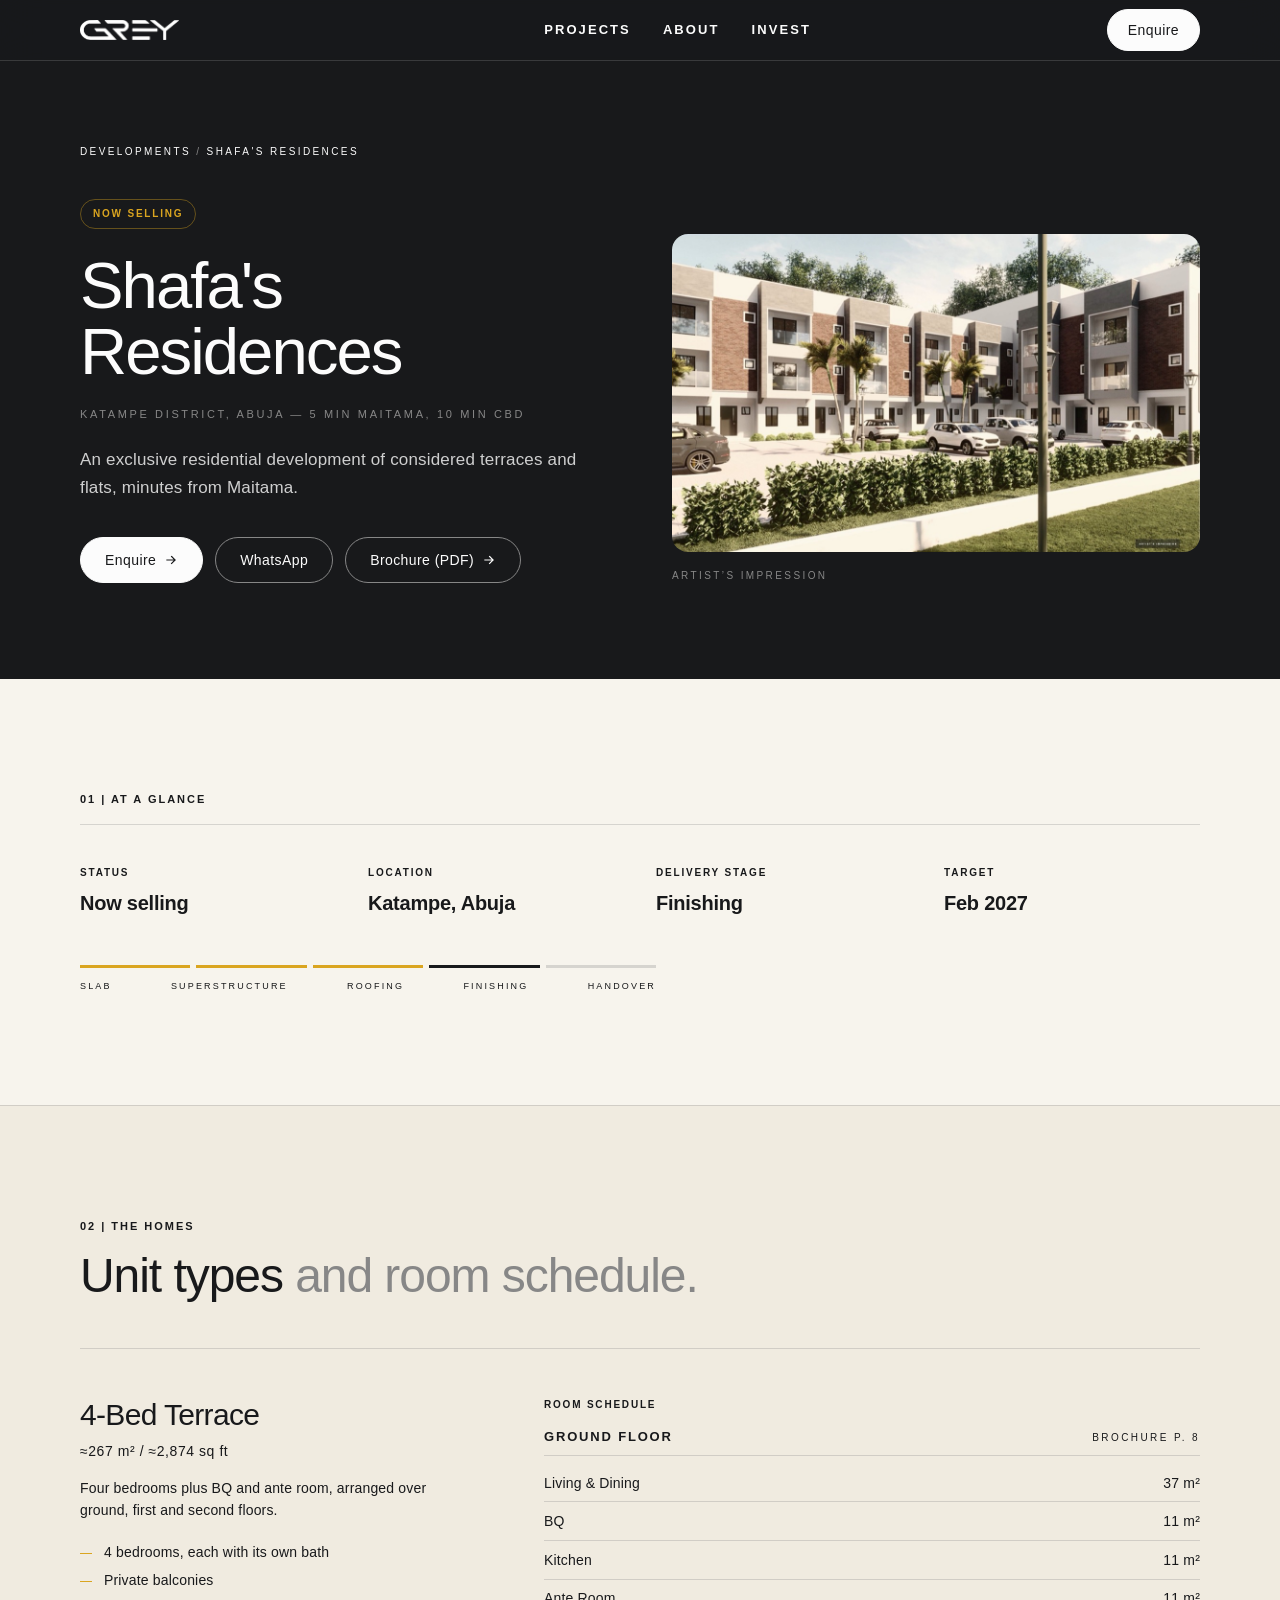
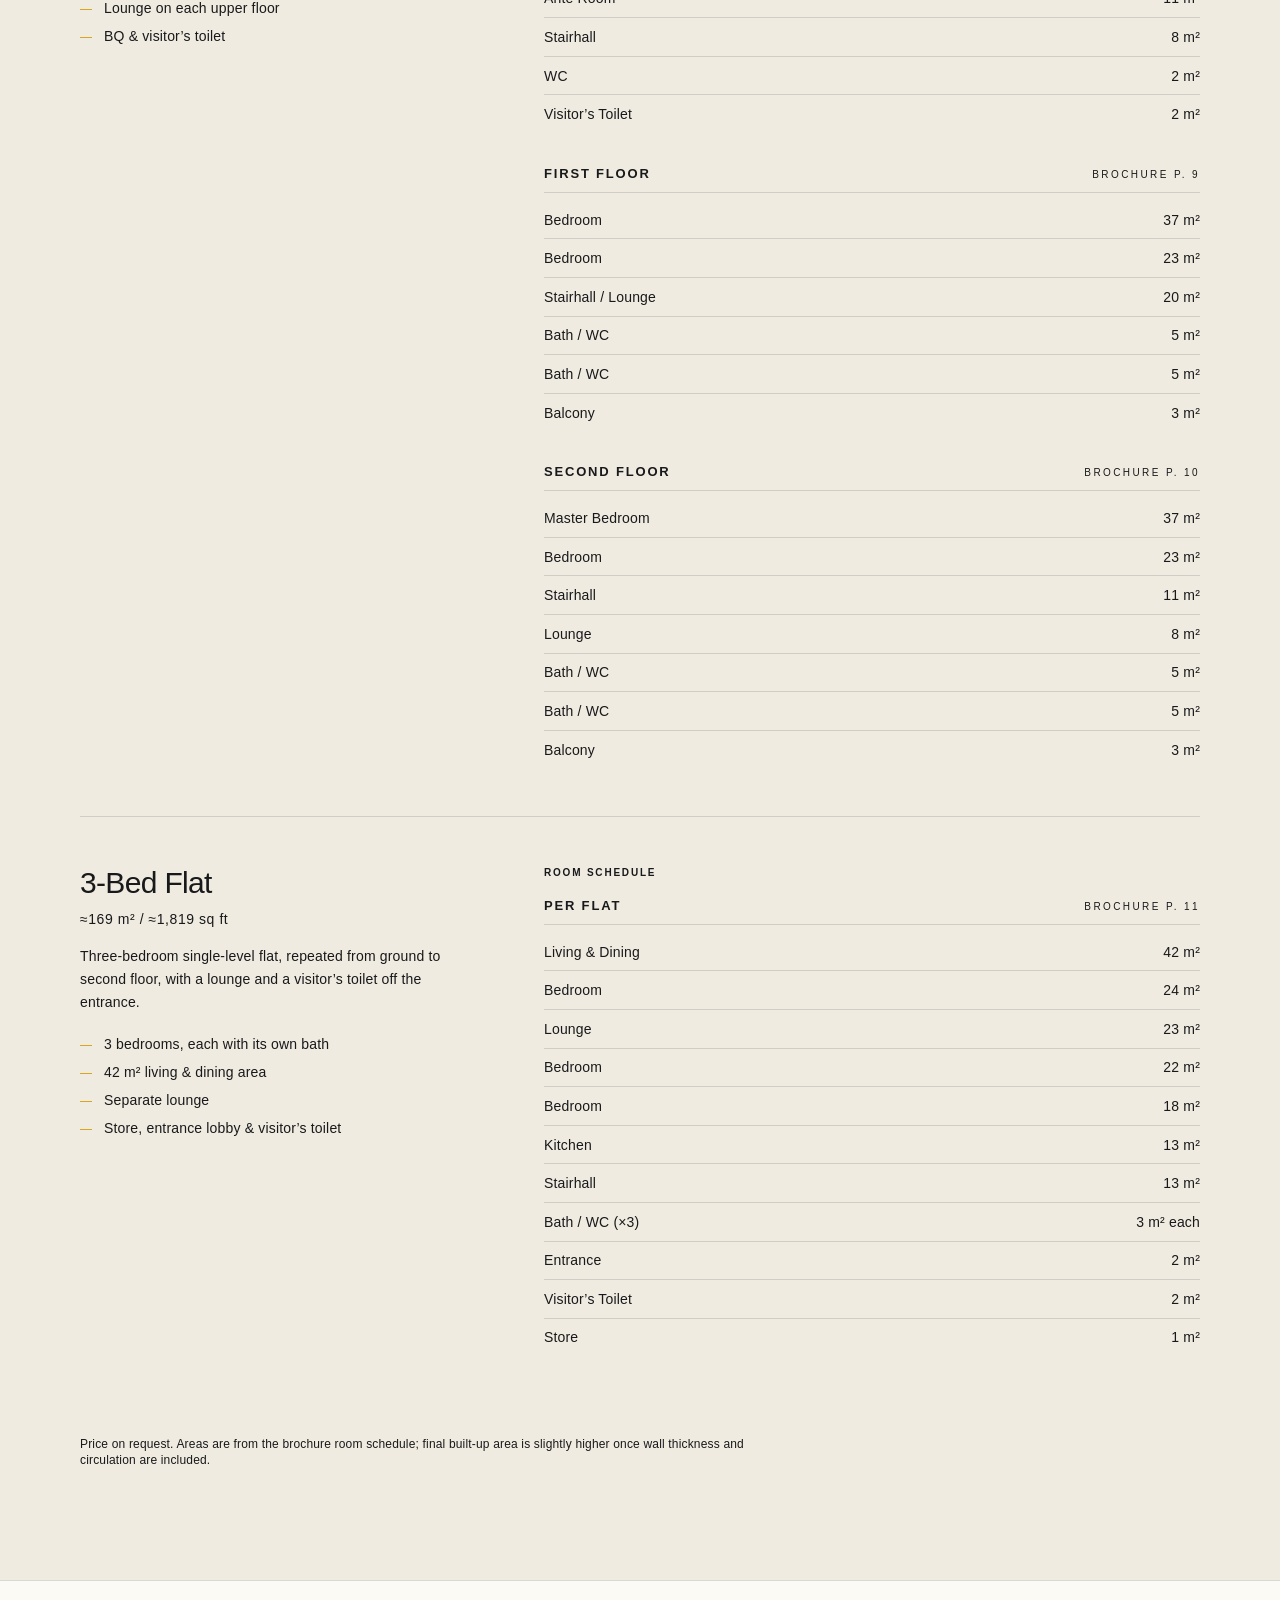
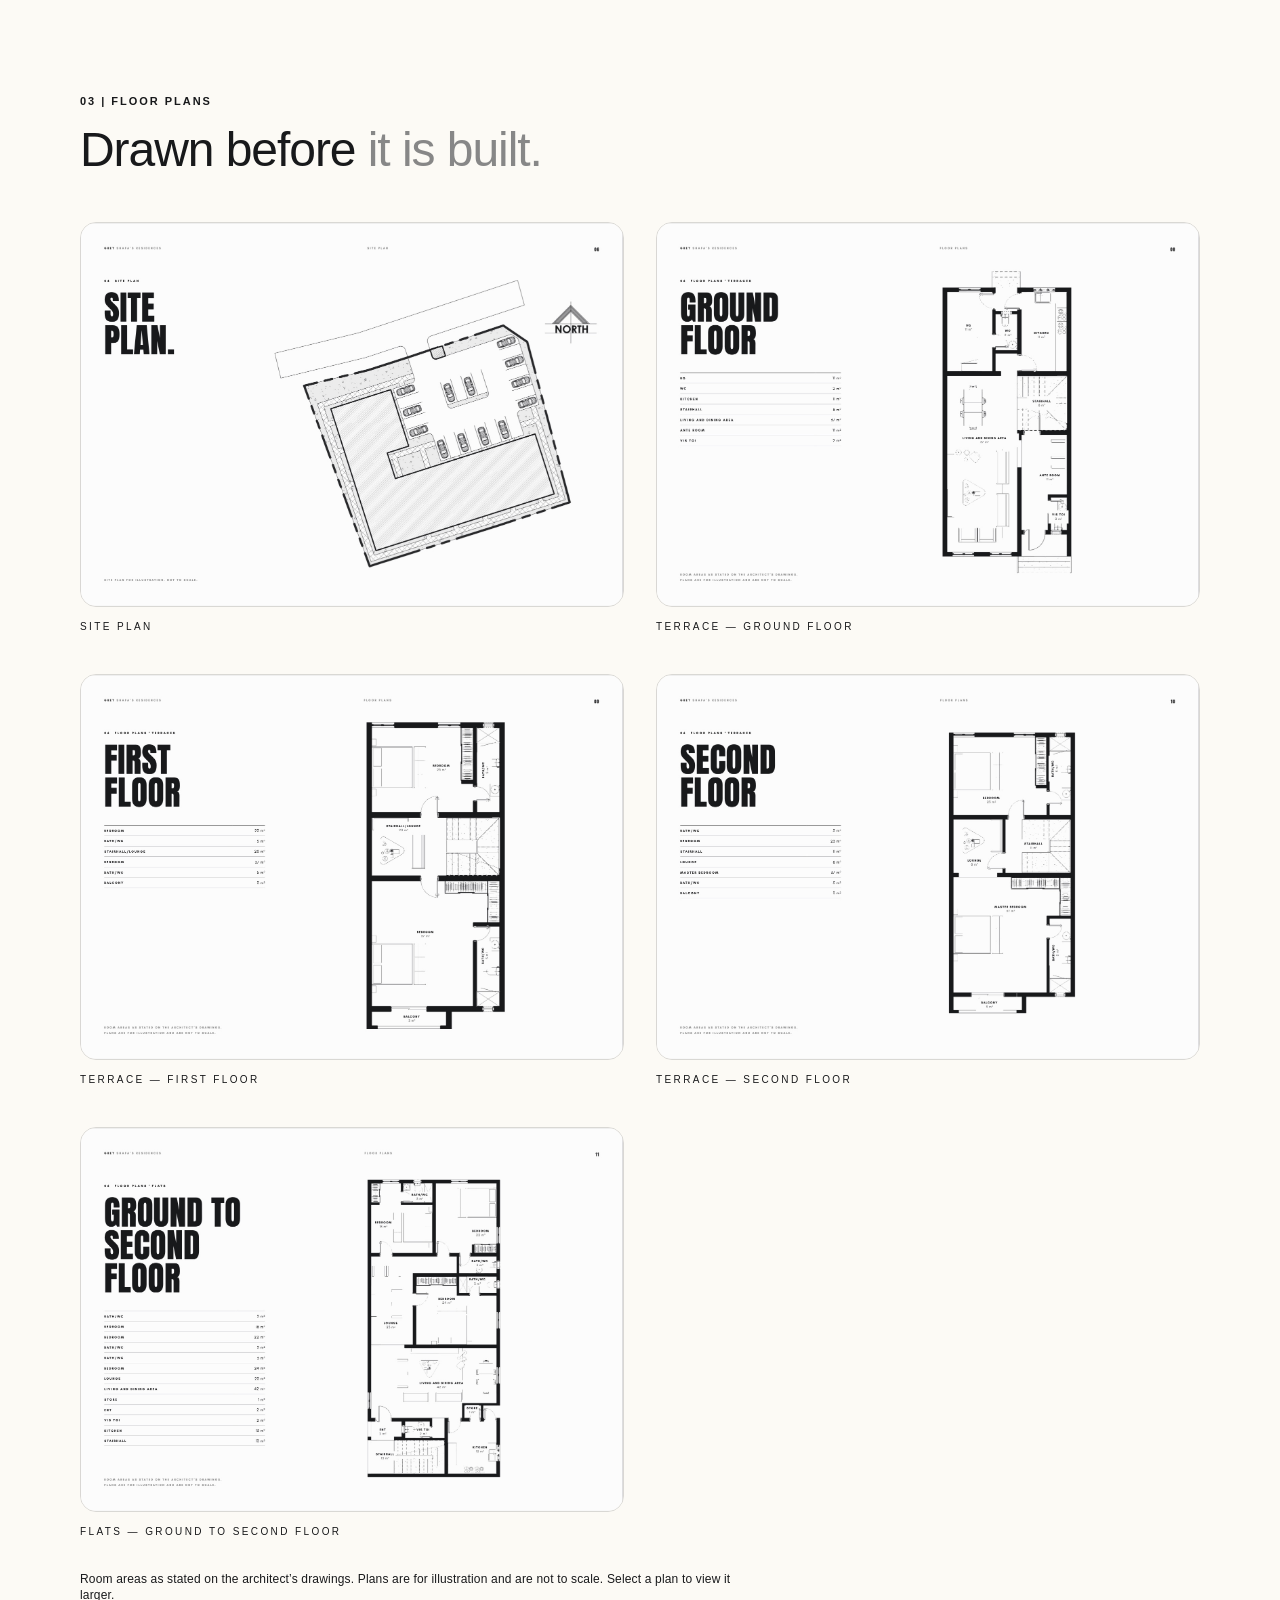
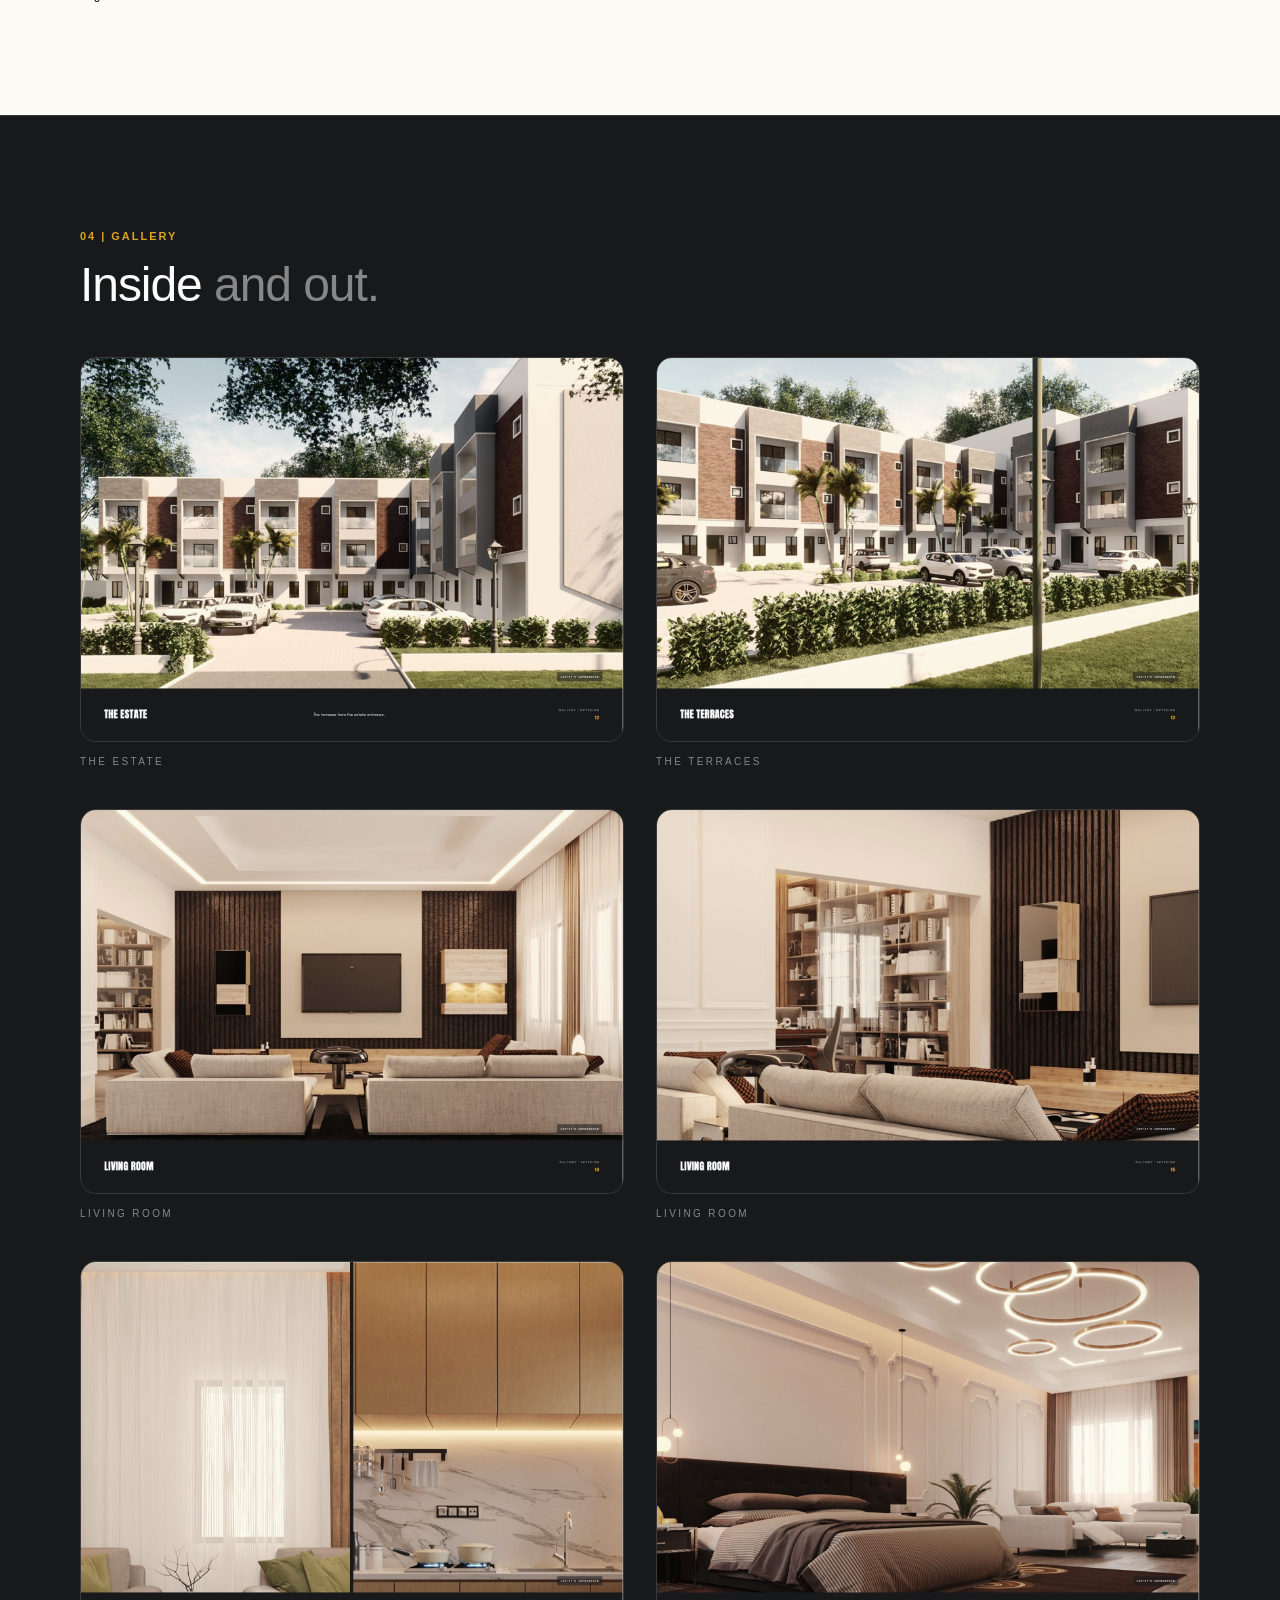
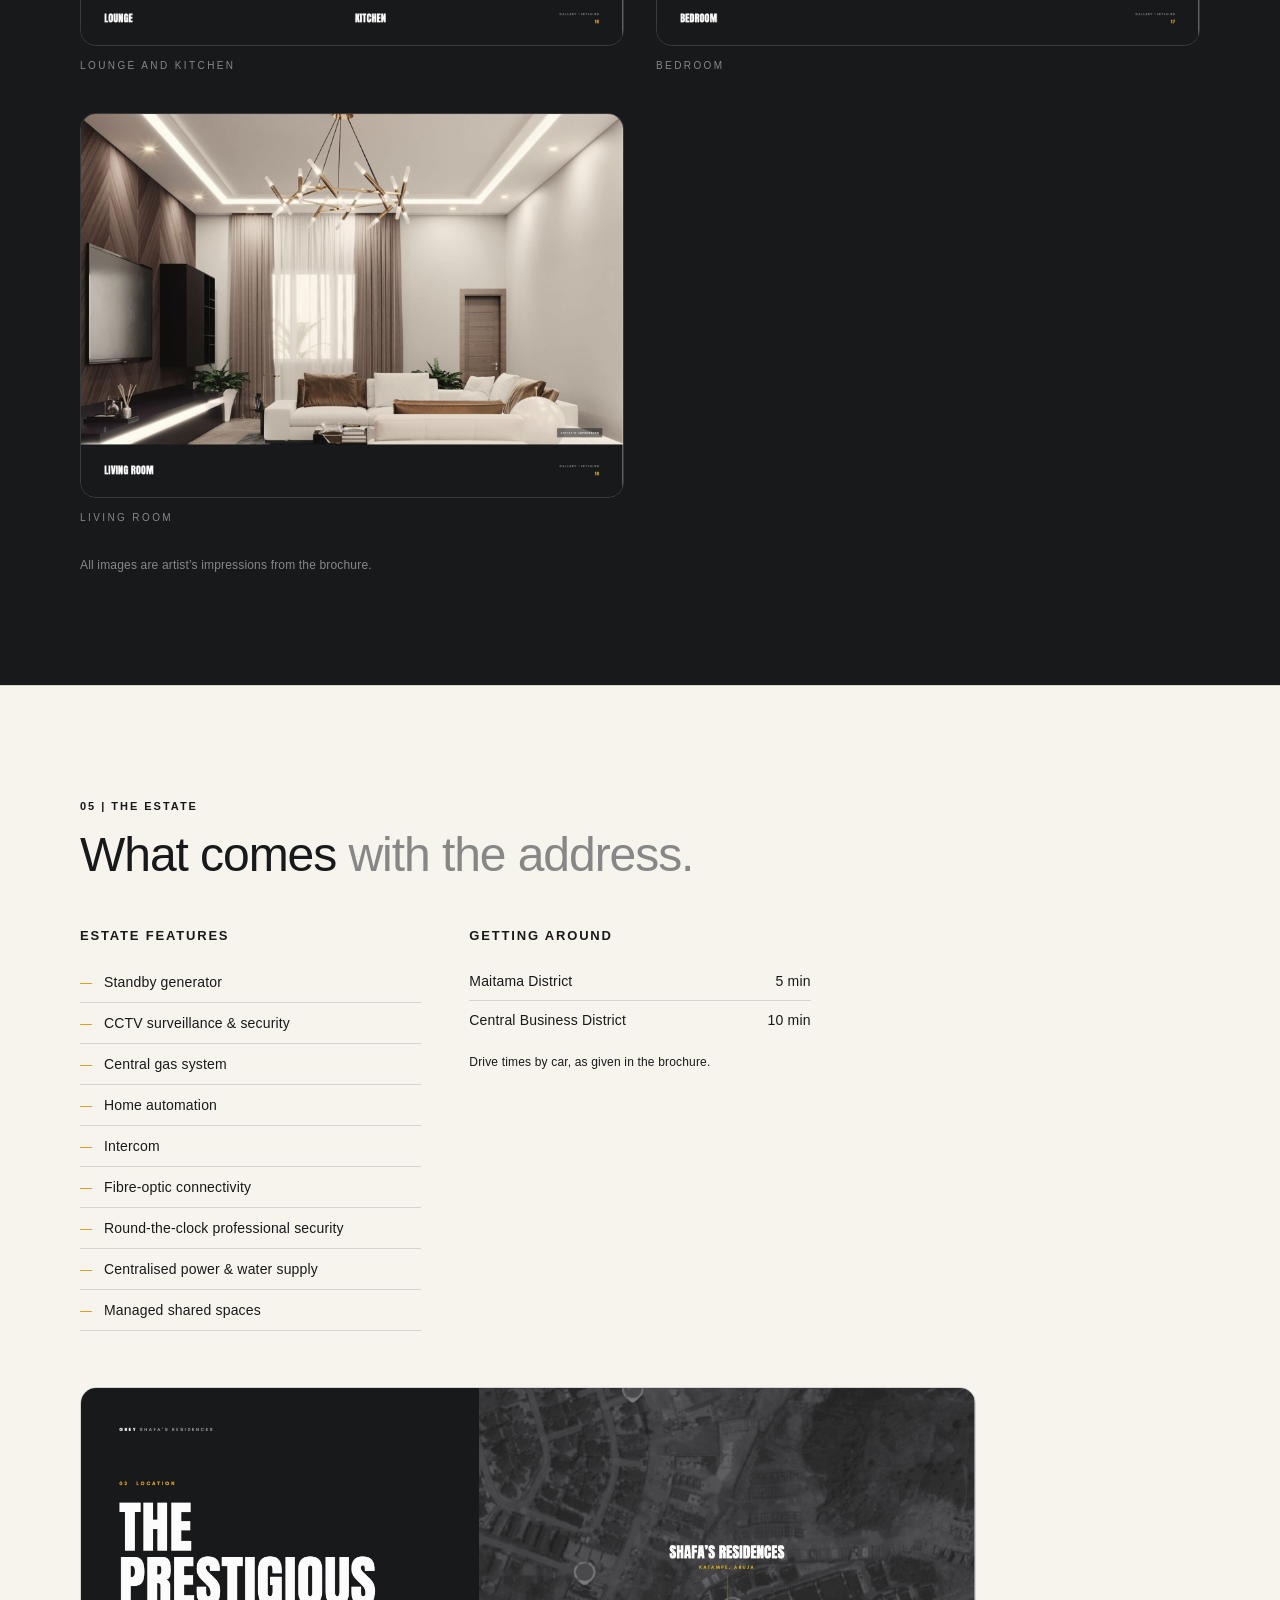
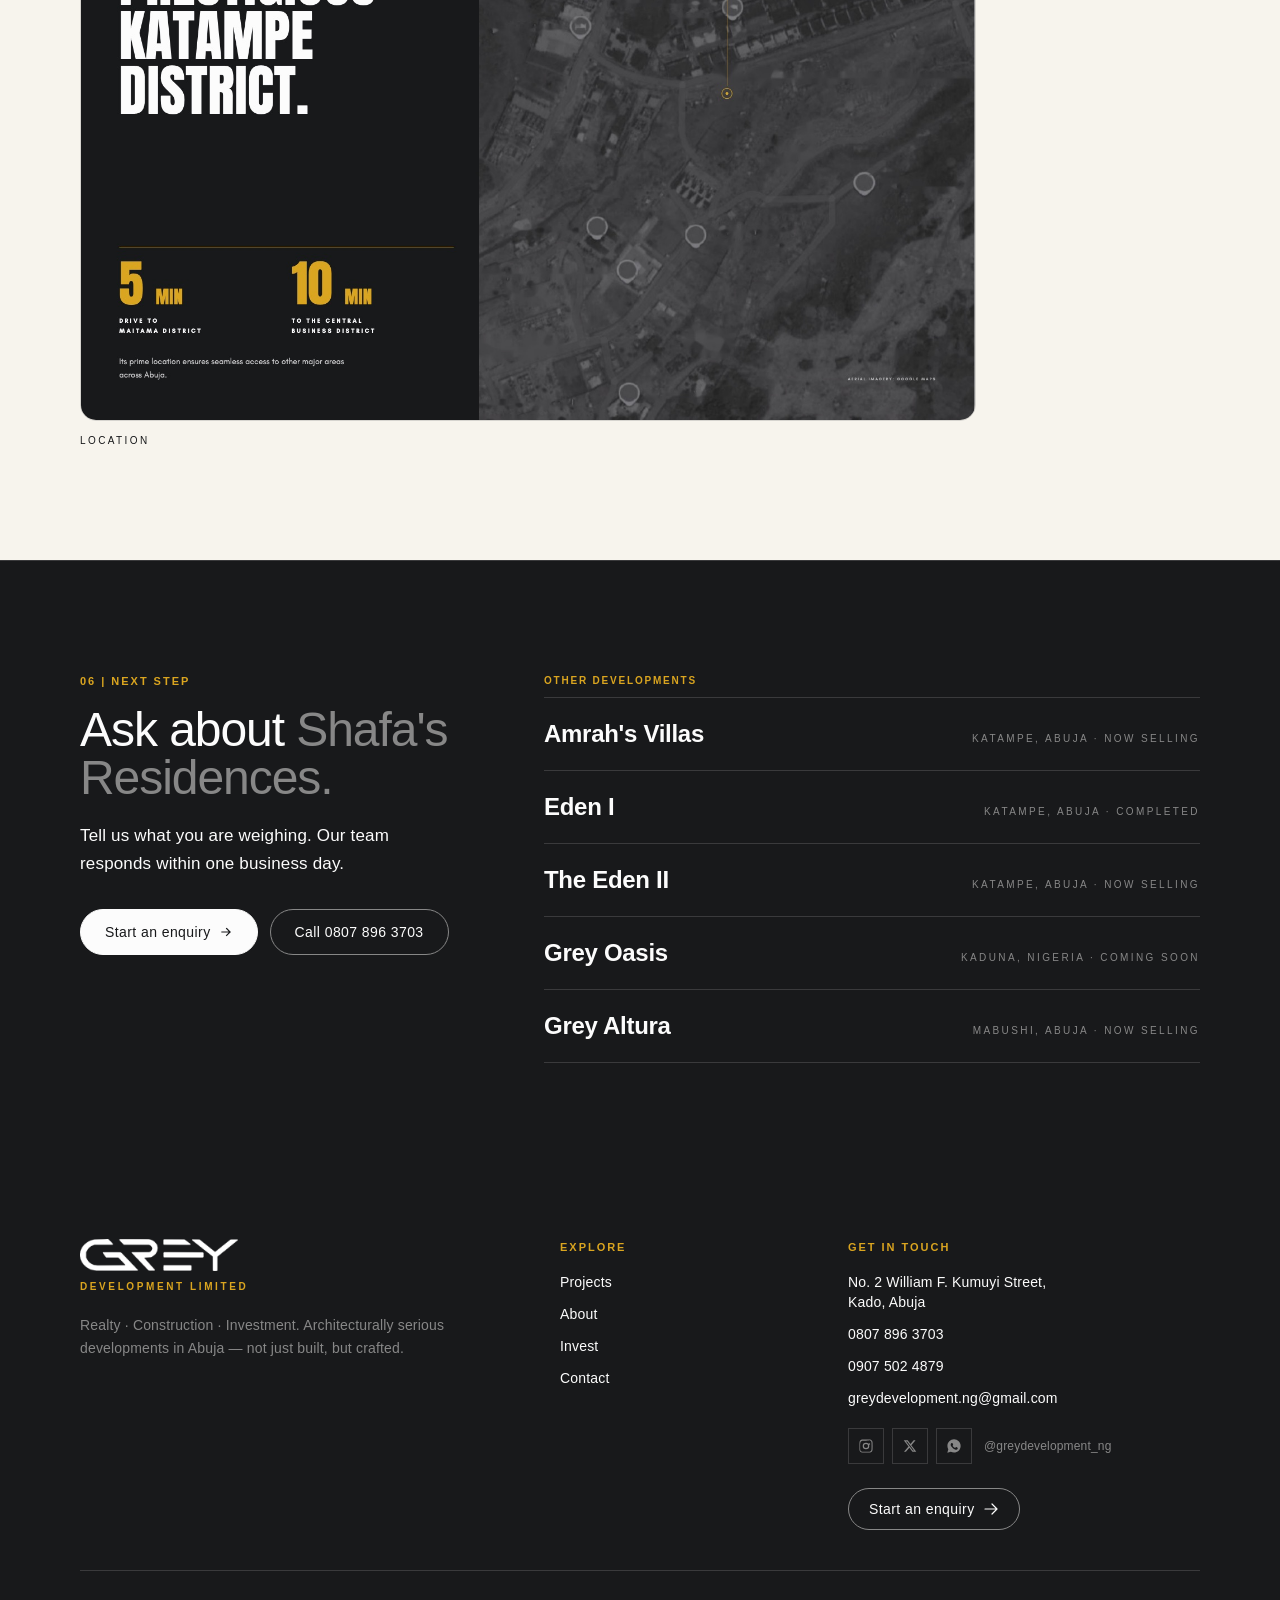
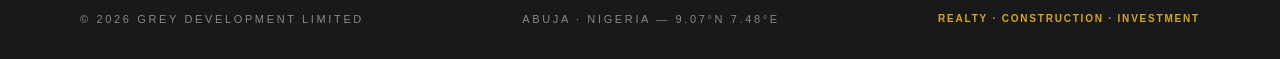
<file: developments/shafas-residences/index.html>
<!DOCTYPE html>
<html lang="en" class="scroll-smooth">
<head>
  <!-- GENERATED by build_pages.py from index.html - edit that, then run ./build.sh -->
  <meta charset="UTF-8" />
  <meta name="viewport" content="width=device-width, initial-scale=1.0" />
  <title>Shafa&#x27;s Residences — Katampe, Abuja | GREY Development Limited</title>
  <meta name="description" content="An exclusive residential development of considered terraces and flats, minutes from Maitama." />
  <meta property="og:title" content="Shafa&#x27;s Residences — Katampe, Abuja" />
  <meta property="og:description" content="An exclusive residential development of considered terraces and flats, minutes from Maitama." />
  <meta property="og:image" content="https://greydevelopmentng.com/assets/projects/view-shafas-1100.jpg" />
  <meta property="og:url" content="https://greydevelopmentng.com/developments/shafas-residences/" />
  <meta property="og:type" content="website" />
  <meta property="og:site_name" content="GREY Development Limited" />
  <meta name="twitter:card" content="summary_large_image" />
  <meta name="theme-color" content="#18191B" />
  <link rel="canonical" href="https://greydevelopmentng.com/developments/shafas-residences/" />
  <script type="application/ld+json">
{
  "@context": "https://schema.org",
  "@graph": [
    {
      "@type": "WebPage",
      "@id": "https://greydevelopmentng.com/developments/shafas-residences/",
      "url": "https://greydevelopmentng.com/developments/shafas-residences/",
      "name": "Shafa's Residences — Katampe, Abuja | GREY Development Limited",
      "description": "An exclusive residential development of considered terraces and flats, minutes from Maitama.",
      "primaryImageOfPage": "https://greydevelopmentng.com/assets/projects/view-shafas-1100.jpg",
      "isPartOf": {
        "@id": "https://greydevelopmentng.com/#org"
      }
    },
    {
      "@type": "BreadcrumbList",
      "itemListElement": [
        {
          "@type": "ListItem",
          "position": 1,
          "name": "Home",
          "item": "https://greydevelopmentng.com/"
        },
        {
          "@type": "ListItem",
          "position": 2,
          "name": "Developments",
          "item": "https://greydevelopmentng.com/#projects"
        },
        {
          "@type": "ListItem",
          "position": 3,
          "name": "Shafa's Residences",
          "item": "https://greydevelopmentng.com/developments/shafas-residences/"
        }
      ]
    }
  ]
}
  </script>
  <link rel="icon" href="data:image/svg+xml,%3Csvg%20xmlns='http://www.w3.org/2000/svg'%20viewBox='0%200%2032%2032'%3E%3Crect%20width='32'%20height='32'%20rx='6'%20fill='%2318191B'/%3E%3Ctext%20x='16'%20y='23'%20font-family='Century%20Gothic,Arial,sans-serif'%20font-size='21'%20font-weight='800'%20fill='%23DAA520'%20text-anchor='middle'%3EG%3C/text%3E%3C/svg%3E" />
  <script>document.documentElement.classList.add('js');</script>
  <style>
    /* ============================================================
       GREY — Brand Identity Guidelines, Volume One, Issue 2.0
       §03 Colour · §04 Typography · §10 Digital · §12 The Seven Tests

       FOUR COLOURS, and nothing else is used:
         Charcoal #18191B 60%  — the ground of the identity; never a flat black
         Grey     #878787 25%  — captions, labels, hairlines, icons, data series
         Off White #FCFCFC 10% — type on Charcoal; paper ground
         Gold     #DAA520  5%  — one rule, one word, one action. NEVER EXCEEDS 5%.
       Authorised tints: Gold 60 / 30 / 15 and Grey 30. No others.
       Gold lives on Charcoal (7.9:1). On light grounds it appears only as a rule,
       edge or foil — never as text (2.2:1). Radius 0 everywhere. No shadows.

       RECORDED DEVIATIONS (owner-directed, not manual-sanctioned):
         1. Ground. §03 makes Charcoal the ground of every primary application.
            This site is a hybrid: Charcoal carries the header, hero, pull-quote,
            portfolio, investment data, CTA and footer; a warm light ground carries
            the reading sections. Proportion is held at roughly 60/25/10/5.
         2. Light ground tone. The warm cream below is not Off White #FCFCFC.
         3. Type sizes. §04 sets H3 at 20/26; card labels here run smaller to fit
            the grid. Faces, weights, caps and tracking follow §04 exactly.
       ============================================================ */
    :root {
      color-scheme: light;
      /* The four */
      --charcoal:#18191B; --grey:#878787; --offwhite:#FCFCFC; --gold:#DAA520;
      /* Authorised tints */
      --gold-60:rgba(218,165,32,.60); --gold-30:rgba(218,165,32,.30); --gold-15:rgba(218,165,32,.15);
      --grey-30:rgba(135,135,135,.30);
      /* Warm light ground (deviation 2) */
      --ground:#F7F4ED; --ground-2:#F0EBE0; --panel-bg:#FCFAF5;
      /* Legacy aliases — every one resolves to a colour above */
      --void:#18191B;
      --void-72:#18191B; --void-64:#18191B; --void-40:#878787; --void-14:rgba(135,135,135,.30);
      --gold-soft:#DAA520; --gold-deep:#18191B;
      --ow-80:rgba(252,252,252,.80); --ow-64:#878787; --ow-14:rgba(135,135,135,.30);
      /* Radius — DEVIATION from §10 ("Radius 0 px, no rounded corners anywhere"),
         adopted at the owner's direction to match the SOLEN reference. */
      --r-card:14px; --r-img:16px; --r-pill:999px; --r-chip:10px;
      /* §10 — 8px base spacing scale */
      --s1:8px; --s2:16px; --s3:24px; --s4:40px; --s5:64px; --s6:104px;
    }
    html, body { background-color: var(--ground); }
    /* §10 — Body: Glacial 17px / 1.65, 620px measure */
    body { font-family:'Century Gothic','URW Gothic','Avant Garde','Avenir Next','Avenir','Segoe UI',Arial,sans-serif;
           color: var(--charcoal); -webkit-font-smoothing: antialiased;
           font-size:17px; line-height:1.65; letter-spacing:.01em; font-weight:400; }
    /* §04/§10 — measure: body never exceeds 68 characters (620px at 17px).
       Applied through the layout's own max-w utilities, not a blanket rule on <p>,
       which would re-anchor centred paragraphs to the left of their 68ch box. */

    ::selection { background: var(--gold); color: var(--void); }

    ::-webkit-scrollbar { width:8px; }
    ::-webkit-scrollbar-track { background: var(--ground); }
    ::-webkit-scrollbar-thumb { background: var(--void-14); border-radius:99px; border:2px solid var(--ground); }
    ::-webkit-scrollbar-thumb:hover { background: var(--gold); }

    /* Focus — 2px ring: Void on Off White, gold on Void (§10) */
    a:focus-visible, button:focus-visible, input:focus-visible,
    select:focus-visible, textarea:focus-visible {
      outline:2px solid var(--gold); outline-offset:2px; border-radius:0;
      /* Gold is 2.2:1 on the light ground, below WCAG 1.4.11's 3:1 for a UI
         boundary, so a 1px Charcoal edge carries the contrast the gold cannot.
         The gold ring itself is never removed. */
      box-shadow:0 0 0 1px var(--charcoal), 0 0 0 4px var(--charcoal);
    }
    .on-void a:focus-visible, .on-void button:focus-visible,
    #siteHeader a:focus-visible, #siteHeader button:focus-visible {
      outline-color: var(--gold); box-shadow:none;  /* 7.9:1 unaided on Charcoal */
    }

    /* ---- Type (§04) ----
       Anton -> Century Gothic for display (owner-directed; see deviation 8).
       One weight; hierarchy comes from size and space, not boldness.
       Glacial -> Century Gothic for everything else.
       Tracking increases as size decreases — never the reverse. */
    /* DEVIATION from §04 ("always uppercase"): display is set in sentence case to
       match the SOLEN reference. Face, single weight and the size-driven hierarchy
       all still follow §04. */
    .display { font-family:'Century Gothic','URW Gothic','Avant Garde','Avenir Next','Avenir','Segoe UI',Arial,sans-serif; font-weight:500;
               text-transform:none; letter-spacing:-.022em; line-height:1.08;
               color: var(--charcoal); }
    .display--hero { font-weight:500; letter-spacing:-.03em; line-height:1.02; text-wrap:balance;
      /* Fluid, so the headline never jumps size at a breakpoint. The stepped
         text-[2.65rem] sm:text-7xl went 42px -> 72px at 640px, which wrapped to four
         cramped lines on tablets and large phones in landscape. Tracks ~40px at 375px
         up to the 88px display size at 1440px and holds there. */
      font-size: clamp(2rem, 1.2rem + 3.6vw, 4.25rem); }
    /* Short viewports — landscape phones and the 568px-tall iPhone SE. The hero has to
       seat a fixed 80px header, a two-line headline, a sub-line and the search bar in
       under 300px of usable height, so the type and the gaps step down. Without this the
       search bar falls below the fold and the section overflows by 30-60px. */
    @media (max-height: 620px) {
      #home { padding-top: 5rem; }
      #home .display--hero { font-size: clamp(1.75rem, 1rem + 3vw, 2.75rem); line-height: 1.06; }
      #home .hero-body { padding-top: .5rem; padding-bottom: .5rem; }
      #home h2 + p { margin-top: .6rem; font-size: .8125rem; line-height: 1.5; }
      #heroSearch { margin-top: 1rem; }
    }
    /* Two-tone headline — the de-emphasised half takes Grey. On Charcoal that is
       4.9:1; on the cream ground Grey only clears 3:1, so it is used there at 24px+
       only, which every .display size satisfies. */
    .dim { color: var(--grey); }
    /* H2 32/36 +0.03em; H1 48/50 +0.02em; Display 72/72 +0.01em */
    .display.text-xl, .display.text-lg { font-weight:600; letter-spacing:-.012em; }
    /* Caption — Glacial Bold, caps, 11/17 +0.18em. Charcoal on light; Gold on Charcoal. */
    .eyebrow { font-weight:700; font-size:11px; line-height:1.55; letter-spacing:.18em;
               text-transform:uppercase; color: var(--charcoal); }
    .on-void .eyebrow, #siteHeader .eyebrow { color: var(--gold); }
    /* Micro — Glacial Bold, caps, 9/14 +0.24em.
       §04: never letterspace lowercase body text, so the micro tracking is applied
       only where the text is actually set in capitals. */
    .mono { letter-spacing:.04em; font-variant-numeric: tabular-nums; }
    .mono.uppercase, .mono.tracking-wide, .mono.tracking-wider, .eyebrow.mono { letter-spacing:.24em; }
    .tnum { font-variant-numeric: tabular-nums; }
    /* Tagline — Glacial Italic in Gold, 24/30, tracking 0. One per composition,
       and only on Charcoal, where Gold is legal as type. */
    .quote { font-family:'Century Gothic','URW Gothic','Avenir Next','Avenir','Segoe UI',Arial,sans-serif; font-style: italic;
             font-weight:400; letter-spacing:0; line-height:1.25; }
    .on-void .quote { color: var(--gold); }
    /* Statement — Glacial, for sentences past Anton's 8-word cap. */
    .statement { font-weight:400; font-size:clamp(1.25rem,2.2vw,1.75rem); line-height:1.42;
                 letter-spacing:.01em; color: var(--charcoal); }
    .on-void .statement { color: var(--offwhite); }
    /* H3 — Glacial Bold, caps, +0.14em (size reduced from §04's 20/26 to fit the grid) */
    .h3 { font-weight:600; font-size:13px; line-height:1.45; letter-spacing:.14em;
          text-transform:uppercase; color: var(--charcoal); }
    .on-void .h3 { color: var(--offwhite); }
    /* Two-tone headline (SOLEN reference): the second clause drops to Grey.
       Every .display size is 30px+, so Grey's 3.4:1 on cream clears the 3:1
       large-text threshold; on Charcoal it is 4.9:1. */
    .gradword, .text-bronze-grad { color: var(--grey); -webkit-text-fill-color: var(--grey); }
    .accent-gold { color: var(--gold); }

    /* ---- Void bands (header, pull-quote, footer) ---- */
    .on-void { background: var(--void); }
    .on-void .display, .on-void .text-porcelain { color: var(--offwhite); }
    .on-void .text-body { color: var(--offwhite); }
    .on-void .text-muted, .on-void .text-slate, .on-void .text-stone { color: var(--ow-64); }
    .on-void .border-line, .on-void .border-t, .on-void .border-b { border-color: var(--ow-14); }
    .on-void .bg-line, .on-void .h-px { background-color: var(--ow-14); }
    .text-goldsoft { color: var(--gold-soft); }
    /* Mobile menu sits inside the Void header */
    #mobileMenu { background: rgba(24,25,27,.97); border-top-color: var(--ow-14); }
    #mobileMenu a:not(.btn) { color: var(--grey); }
    #mobileMenu a:not(.btn):hover { color: var(--offwhite); }
    #mobileMenu .border-line { border-color: var(--ow-14); }


    /* Rounded geometry (SOLEN reference) */
    .zoomable, .zoomable img, .r-img { border-radius: var(--r-img); overflow:hidden; }
    #projectGrid article, #projects article, .glass, .glass-strong,
    .modal-panel, .fab-item, .hero-card, .hero-picks { border-radius: var(--r-card); }
    .hero-picks { overflow:hidden; }
    .utab, .filter-chip { border-radius: var(--r-pill); }

    /* ---- Components on a Charcoal ground (§10: Charcoal panels, hairline Grey
       borders; Gold marks the one figure the user came for, everything else Grey) ---- */
    .on-void .bg-panel, .on-void .bg-ink, .on-void .bg-ink2 { background: transparent; }
    .on-void .utab { color: var(--grey); border-color: var(--grey-30); }
    .on-void .utab:hover { color: var(--offwhite); border-color: var(--grey); }
    .on-void .utab[aria-selected="true"] { color: var(--charcoal); background: var(--offwhite); border-color: var(--offwhite); }
    .on-void .filter-chip { color: var(--grey); border-color: var(--grey-30); }
    .on-void .filter-chip:hover { color: var(--offwhite); border-color: var(--grey); }
    .on-void .filter-chip[aria-pressed="true"] { color: var(--charcoal); background: var(--offwhite); border-color: var(--offwhite); }
    .on-void .uspec { border-bottom-color: var(--grey-30); }
    .on-void .uspec dt { color: var(--grey); }
    .on-void .uspec dd { color: var(--offwhite); }
    .on-void .dd { border-bottom-color: var(--grey-30); }
    .on-void .dd-ico { color: var(--grey); }
    .on-void .btn-primary { background: var(--offwhite); color: var(--charcoal); border-color: var(--offwhite); }
    .on-void .btn-primary:hover { background:#E3E3E3; border-color:#E3E3E3; }
    .on-void .btn-secondary { color: var(--offwhite); border-color: var(--grey); background: transparent; }
    .on-void .btn-secondary:hover { background: var(--gold-15); color: var(--offwhite); border-color: var(--gold); }
    .on-void .measure { background: var(--grey); }
    .on-void .group:hover .measure { background: var(--gold); }
    .on-void a:not(.btn):not([aria-label]) { color: var(--offwhite); }

    /* ---- Buttons (§10): square, no radius, GOLD NEVER FILLS ---- */
    .btn { border-radius:0; font-weight:500; letter-spacing:.03em; cursor:pointer;
           transition: background-color 240ms cubic-bezier(.4,0,.2,1), color 240ms cubic-bezier(.4,0,.2,1),
                       border-color 240ms cubic-bezier(.4,0,.2,1), opacity 240ms ease; }
    .btn-primary   { background: var(--void); color: var(--offwhite); border:1px solid var(--void); }
    .btn-primary:hover  { background:#26272A; border-color:#26272A; }
    .btn-primary:active { background:#34363A; border-color:#34363A; }
    .btn-secondary { background: transparent; color: var(--gold-deep); border:1px solid var(--gold-deep); }
    .btn-secondary:hover { background: var(--gold-15); color: var(--gold-deep); border-color: var(--gold-deep); }
    /* On Void grounds (hero over photography, footer) */
    /* Primary CTA on the Charcoal bands. Off White fill, Charcoal type — 17.1:1,
       the loudest pairing in the palette.
       It is NOT gold: a filled gold button is 13.7% of a short band at 375px, and
       §03's 5% ceiling is "the single most important colour rule". Gold stays the
       accent — the eyebrow, the active-nav underline, the rules, the one figure. */
    .btn-invert    { background: var(--offwhite); color: var(--charcoal); border:1px solid var(--offwhite); }
    .btn-invert:hover { background:#E3E3E3; border-color:#E3E3E3; }
    .btn-invert:active { background:#CFCFCF; border-color:#CFCFCF; }
    .btn-invert-secondary { background: transparent; color: var(--offwhite); border:1px solid var(--grey); }
    .btn-invert-secondary:hover { border-color: var(--gold); color: var(--gold); }
    /* Pill geometry (SOLEN reference) — overrides the square .btn above. */
    .btn { border-radius: var(--r-pill); }
    .btn-pill-sm { padding:.55rem 1.1rem; font-size:.8rem; }
    .circ { width:2.5rem; height:2.5rem; border-radius:50%; display:grid; place-items:center;
            border:1px solid var(--grey); background:transparent; color:inherit; cursor:pointer;
            transition: border-color .16s ease, color .16s ease, background-color .16s ease; }
    .circ:hover { border-color: var(--gold); color: var(--gold); }
    .btn[disabled] { opacity:.6; cursor:wait; }

    /* Hero nav reveal — over the hero the bar carries only the wordmark and the
       menu button; the links, the Enquire pill and the Charcoal ground fade in
       after 80px of scroll (§10). */
    #siteHeader:not(.scrolled) .nav-reveal { opacity:0; pointer-events:none; transform: translateY(-8px); }
    .nav-reveal { transition: opacity .32s ease, transform .32s cubic-bezier(.4,0,.2,1); }
    /* The links are hidden over the hero, so the menu button has to be reachable at
       every width there — otherwise the desktop hero offers no navigation at all. */
    @media (min-width:1024px){
      #siteHeader:not(.scrolled) #menuBtn { display:inline-flex; }
      #mobileMenu:not(.hidden) { display:block; }
    }

    /* ---- Hero slideshow ----
       Cross-fade between featured developments, with a slow 6% drift on the visible
       one. The drift is a transition, not an animation, so a slide leaving does not
       snap back to scale 1 while it is still fading out. prefers-reduced-motion: no
       drift, an instant cut, and the show starts paused (see the script). */
    .hero-slide { position:absolute; inset:0; width:100%; height:100%; object-fit:cover; object-position:center;
                  opacity:0; transform: scale(1); transition: opacity 1.4s ease, transform 9s linear; }
    .hero-slide.is-active { opacity:1; }
    #home.is-playing .hero-slide.is-active { transform: scale(1.06); }
    .hero-pick { position:relative; display:flex; align-items:flex-start; gap:.9rem; padding:.95rem 1.25rem 1.05rem;
                 border-top:1px solid rgba(252,252,252,.12); transition: background-color .3s ease; }
    .hero-picks > .hero-pick:first-of-type { border-top:0; }
    .hero-pick:hover, .hero-pick.is-active { background: rgba(252,252,252,.05); }
    .hero-pick-bar { position:absolute; left:0; right:0; bottom:0; height:2px; }
    .hero-pick-bar i { display:block; height:100%; width:0; background: var(--gold); }
    .hero-pick.is-active .hero-pick-bar i { width:100%; }
    #home.is-playing .hero-pick.is-active .hero-pick-bar i { animation: pickFill var(--hero-dur, 7s) linear both; }
    @keyframes pickFill { from { width:0; } to { width:100%; } }
    #heroPause .ico-play { display:none; }
    #heroPause[aria-pressed="true"] .ico-play { display:block; }
    #heroPause[aria-pressed="true"] .ico-pause { display:none; }
    @media (prefers-reduced-motion: reduce) {
      .hero-slide { transition:none; }
      #home.is-playing .hero-slide.is-active { transform:none; }
    }

    /* ---- Image viewer (development pages): a native <dialog>, so focus is trapped and
       Escape closes it without script. Without script the links simply open the image. */
    .lb { border:0; padding:0; margin:0; background:transparent; color: var(--offwhite);
          width:100vw; height:100dvh; max-width:none; max-height:none; overflow:hidden; }
    .lb::backdrop { background: rgba(24,25,27,.95); }
    .lb figure { margin:0; height:100%; display:flex; flex-direction:column; align-items:center; justify-content:center;
                 gap:1rem; padding:4.5rem 5.5rem 1.5rem; }
    .lb img { max-width:100%; max-height:calc(100dvh - 9rem); width:auto; height:auto; object-fit:contain; border-radius:10px; }
    .lb figcaption { display:flex; gap:1.25rem; font-size:11px; letter-spacing:.18em; text-transform:uppercase; }
    .lb figcaption .n { color: var(--grey); font-variant-numeric: tabular-nums; }
    .lb button { position:absolute; width:2.75rem; height:2.75rem; border-radius:50%; display:grid; place-items:center;
                 border:1px solid rgba(252,252,252,.3); background: rgba(24,25,27,.6); color: var(--offwhite); cursor:pointer;
                 transition: border-color .16s ease, color .16s ease; }
    .lb button:hover { border-color: var(--gold); color: var(--gold); }
    .lb .x { top:1rem; right:1rem; } .lb .prev { left:1rem; top:50%; margin-top:-1.375rem; } .lb .next { right:1rem; top:50%; margin-top:-1.375rem; }
    @media (max-width:640px){
      .lb figure { padding:4.5rem 1rem 5rem; }
      .lb .prev, .lb .next { top:auto; bottom:1rem; margin-top:0; }
    }

    /* Scroll cue — a hairline rule and a word, as in the reference */
    .scrollcue { display:flex; flex-direction:column; align-items:center; gap:.65rem; }
    .scrollcue .rule { width:1px; height:40px; background: linear-gradient(to bottom, transparent, var(--offwhite)); }

    /* Header — Void bar; compacts after 80px (§10 motion: fade + 8px slide) */
    .t-std { transition: all 240ms cubic-bezier(.4,0,.2,1); }
    .t-micro { transition: all 160ms cubic-bezier(.4,0,.2,1); }
    #siteHeader .eyebrow { color: var(--gold-soft); }
    /* Off White, not Grey: the bar is 92% opaque, so Grey composites to 3.97:1 at
       13px — under 4.5:1. The active item is distinguished by §10's gold underline
       rather than by colour. */
    #siteHeader nav ul a { color: var(--offwhite); }
    #siteHeader nav ul a:hover { color: var(--gold); }
    #siteHeader nav ul a.nav-active { color: var(--offwhite); }
    #siteHeader #menuBtn { color: var(--offwhite); border-color: rgba(252,252,252,.22); }
    #siteHeader.scrolled { background: rgba(24,25,27,.74); backdrop-filter: blur(22px) saturate(1.5);
                           -webkit-backdrop-filter: blur(22px) saturate(1.5); border-bottom:1px solid var(--ow-14); }
    .nav-active { color: var(--offwhite); position: relative; }
    .nav-active::after { content:""; position:absolute; left:0; right:0; bottom:-6px; height:1px; background: var(--gold); }
    .navbar-inner { transition: height .3s cubic-bezier(.4,0,.2,1); }
    #siteHeader.scrolled .navbar-inner { height: 3.75rem; }
    .nav-logo { transition: height .25s ease; }
    #siteHeader.scrolled .nav-logo { height: 1.25rem; }
    .nav-desc { max-height:1rem; overflow:hidden; transition: opacity .2s ease, max-height .3s ease, margin-top .3s ease; }
    #siteHeader.scrolled .nav-desc { opacity:0; max-height:0; margin-top:0; }

    /* Hairline rule that extends on hover — structural, not decorative */
    .measure { height:1px; width:2rem; background: var(--void-40);
               transition: width .4s cubic-bezier(.4,0,.2,1), background-color .4s ease; }
    .group:hover .measure { width:3.5rem; background: var(--gold); }

    /* Panels — 1px hairline only, no fills or shadows */
    .glass { background: transparent; border:1px solid var(--void-14); }
    .glass-strong { background: var(--panel-bg); border:1px solid var(--void-14); }
    .on-void .glass, .on-void .glass-strong { background: transparent; border-color: var(--ow-14); }
    .rule-gold { height:1px; background: var(--gold); }

    /* Hero — photography with a graded panel so type clears 4.5:1 */
    .hero-img { object-fit: cover; object-position: center; }
    @media (max-width:640px){ .hero-img { object-fit: contain; } }
    .hero-scrim-b { background: linear-gradient(to top, rgba(24,25,27,.92) 0%, rgba(24,25,27,.82) 22%, rgba(24,25,27,.62) 45%, rgba(24,25,27,.36) 68%, rgba(24,25,27,0) 92%); }
    /* The headline and sub-line now sit top-left, so the left scrim carries most of
       the legibility budget. Off White needs ~0.68 coverage to hold 4.5:1 over a
       worst-case white pixel, and ~0.50 to hold 3:1 at display sizes. */
    .hero-scrim-l { background: linear-gradient(to right, rgba(24,25,27,.44) 0%, rgba(24,25,27,.30) 38%, rgba(24,25,27,.08) 70%, rgba(24,25,27,0) 88%); }
    .hero-scrim-t { background: linear-gradient(to bottom, rgba(24,25,27,.50) 0%, rgba(24,25,27,.16) 60%, rgba(24,25,27,0) 100%); }
    /* Bottom-left corner only: carries the sub-line and the search bar, which sit over
       the brightest part of the lower frame on the daylight slides. */
    .hero-scrim-corner { background: radial-gradient(85% 30% at 0% 100%, rgba(24,25,27,.55) 0%, rgba(24,25,27,.30) 50%, rgba(24,25,27,0) 100%); }
    /* Below 1024px the hero stacks and the text can fill most of its height, so the
       side scrim becomes a full-height one. */
    @media (max-width:1023px){
      .hero-scrim-l { background: linear-gradient(to top, rgba(24,25,27,.93) 0%, rgba(24,25,27,.80) 72%, rgba(24,25,27,.40) 90%, rgba(24,25,27,.18) 100%); }
    }

    /* Motion — fade + 8px slide only (§10). No scale, bounce or parallax. */
    .zoomable img { transition: opacity 600ms cubic-bezier(.4,0,.2,1), transform 1.2s cubic-bezier(.16,1,.3,1); }
    /* Sleek pass (owner-directed): a slow 4% image drift on hover. DEVIATION from §10's
       "no scale" - it is the one scale on the site, and reduced-motion removes it. */
    .group:hover .zoomable img, .gal:hover img { transform: scale(1.04); }
    .gal { overflow:hidden; border-radius: var(--r-img); }
    .gal img { transition: transform 1.2s cubic-bezier(.16,1,.3,1); }
    @media (prefers-reduced-motion: reduce){ .group:hover .zoomable img, .gal:hover img { transform:none; } }
    @keyframes heroIn { from { opacity:0; transform: translateY(18px); } to { opacity:1; transform:none; } }
    .js .hero-in { opacity:0; animation: heroIn 1.1s cubic-bezier(.16,1,.3,1) both; }

    #projects .zoomable { box-shadow: none; }
    #projects .zoomable::after { content:""; position:absolute; inset:0; z-index:1; pointer-events:none;
      background: linear-gradient(to top, rgba(24,25,27,.52) 0%, rgba(24,25,27,.10) 42%, rgba(24,25,27,0) 66%);
      transition: opacity .4s ease; }
    #projects .zoomable > span { z-index:2; }
    #projects article { transition: border-color .4s ease, transform .7s cubic-bezier(.16,1,.3,1), opacity .9s cubic-bezier(.16,1,.3,1); }
    /* Subtle: the hairline warms to a soft antique gold rather than flashing to full
       Metallic, and the lift is halved. */
    #projects article:hover { border-color: var(--gold-60); transform: translateY(-2px); }
    @media (prefers-reduced-motion: reduce){ #projects article:hover { transform:none; } }

    /* Reveal */
    .js .reveal { opacity:0; transform: translateY(18px); transition: opacity .9s cubic-bezier(.16,1,.3,1), transform .9s cubic-bezier(.16,1,.3,1); }
    .js .reveal.is-visible { opacity:1; transform:none; }
    .reveal[data-delay="1"]{ transition-delay:.1s; }
    .reveal[data-delay="2"]{ transition-delay:.2s; }
    .reveal[data-delay="3"]{ transition-delay:.3s; }

    /* Delivery timeline — gold marks progress as a rule, not a fill */
    .tl-seg { height:3px; flex:1 1 0; background: var(--void-14); transition: background-color .5s ease; }
    .tl-seg.is-done { background: var(--gold); }
    .tl-seg.is-active { background: var(--void); }
    .on-void .tl-seg { background: var(--ow-14); }
    .on-void .tl-seg.is-active { background: var(--offwhite); }

    /* Content links: text keeps full contrast on hover; a 1px gold rule grows underneath.
       (Gold is permitted on Off White as a rule, never as text.) */
    #contact a:not(.btn):not([aria-label]), footer a:not(.btn):not([aria-label]),
    .proj-empty a {
      background-image: linear-gradient(var(--gold), var(--gold));
      background-repeat: no-repeat; background-position: 0 100%; background-size: 0 1px;
      transition: background-size .24s cubic-bezier(.4,0,.2,1), color .16s ease;
      padding-bottom: 1px;
    }
    #contact a:not(.btn):not([aria-label]):hover, footer a:not(.btn):not([aria-label]):hover,
    .proj-empty a:hover { background-size: 100% 1px; }
    @media (prefers-reduced-motion: reduce){
      #contact a, footer a, .proj-empty a { transition: none; }
    }

    /* ---- Interactive delivery-model flow (§05 icons: 48-unit grid, 2-unit line, square ends;
       gold marks the ACTIVE icon only) ---- */
    .pflow { list-style:none; margin:0; padding:0; display:grid; gap:2.5rem; position:relative; }
    @media (min-width:768px){ .pflow { grid-template-columns:repeat(3,1fr); gap:2rem; } }
    .pstep { position:relative; padding-top:1.75rem; outline:none; }
    /* connector rail */
    .pstep::before { content:""; position:absolute; top:0; left:0; right:0; height:1px; background:var(--void-14);
                     transition: background-color .28s ease; }
    .pstep-node { position:absolute; top:-3px; left:0; width:7px; height:7px; background:var(--void-40);
                  transition: background-color .28s ease; }
    .pstep-icon { width:38px; height:38px; color:var(--void-40); flex:none;
                  transition: color .28s ease; }
    .pstep:hover::before, .pstep:focus::before, .pstep:focus-visible::before { background:var(--gold-60); }
    .pstep:hover .pstep-node, .pstep:focus .pstep-node, .pstep:focus-visible .pstep-node { background:var(--gold-deep); }
    .pstep:hover .pstep-icon, .pstep:focus .pstep-icon, .pstep:focus-visible .pstep-icon { color:var(--gold-deep); }
    .pstep:hover .h3, .pstep:focus .h3, .pstep:focus-visible .h3 { color:var(--void); }
    .pstep:focus-visible { outline:2px solid var(--void); outline-offset:8px; }
    .on-void .pstep::before { background:var(--ow-14); }
    .on-void .pstep-icon, .on-void .pstep-node { color:var(--ow-64); background:var(--ow-64); }

    /* ---- Unit explorer: tabs + room schedule ---- */
    .utab { font-weight:500; font-size:12px; letter-spacing:.1em; text-transform:uppercase; cursor:pointer;
      color:var(--void-64); border:1px solid var(--void-14); background:transparent; padding:.5rem .9rem;
      transition:color .16s ease, border-color .16s ease, background-color .16s ease; }
    .utab:hover { color:var(--void); border-color:var(--void-40); }
    .utab[aria-selected="true"] { color:var(--offwhite); background:var(--void); border-color:var(--void); }
    .uspec { display:flex; justify-content:space-between; gap:1rem; padding:.55rem 0; border-bottom:1px solid var(--void-14); }
    .uspec:last-child { border-bottom:0; }
    .uspec dt { color:var(--void-72); }
    .uspec dd { color:var(--void); font-variant-numeric:tabular-nums; white-space:nowrap; }

    /* ---- Due-diligence accordion ---- */
    .dd { border-bottom:1px solid var(--void-14); }
    .dd-head { width:100%; display:flex; align-items:center; justify-content:space-between; gap:1rem;
      padding:1.15rem 0; background:transparent; border:0; cursor:pointer; text-align:left; }
    .dd-ico { width:18px; height:18px; color:var(--void-40); flex:none;
      transition: transform .24s cubic-bezier(.4,0,.2,1), color .24s ease; }
    .dd-head:hover .dd-ico, .dd-head[aria-expanded="true"] .dd-ico { color:var(--gold); }
    .dd-head[aria-expanded="true"] .dd-ico { transform: rotate(45deg); }
    .dd-body { display:grid; grid-template-rows:0fr; transition: grid-template-rows .3s cubic-bezier(.4,0,.2,1); }
    .dd-body > * { overflow:hidden; min-height:0; }
    .dd.is-open .dd-body { grid-template-rows:1fr; }
    .dd.is-open .dd-body > * { padding-bottom:1.35rem; }
    @media (prefers-reduced-motion: reduce){ .dd-body { transition:none; } .dd-ico { transition:none; } }


    /* §10 / WCAG 1.4.11 — a control's boundary needs 3:1. Grey 30 is a decorative
       hairline (dividers, panel edges); every interactive edge takes full Grey,
       which clears 3:1 on the cream ground and 4.9:1 on Charcoal. */
    .utab, .filter-chip, .fab-item,
    input:not([type="checkbox"]):not([type="radio"]), select, textarea {
      border-color: var(--grey) !important;
    }
    .on-void .utab, .on-void .filter-chip { border-color: var(--grey) !important; }
    .utab[aria-selected="true"], .filter-chip[aria-pressed="true"] { border-color: var(--charcoal) !important; }
    .on-void .utab[aria-selected="true"], .on-void .filter-chip[aria-pressed="true"] { border-color: var(--offwhite) !important; }

    /* Portfolio filter chips */
    .filter-chip { font-weight:500; letter-spacing:.14em; text-transform:uppercase; cursor:pointer;
      color: var(--void-64); border:1px solid var(--void-14); background: transparent;
      transition: color .16s ease, border-color .16s ease, background-color .16s ease; }
    .filter-chip:hover { color: var(--void); border-color: var(--void-40); }
    .filter-chip[aria-pressed="true"] { color: var(--offwhite); background: var(--void); border-color: var(--void); }
    #projectGrid article { transition: opacity .28s ease, transform .28s cubic-bezier(.4,0,.2,1), border-color .28s ease; }
    #projectGrid article.filtering-out { opacity:0; transform: translateY(8px); }
    #projectGrid article.is-filtered-hidden { display:none; }
    .proj-empty { display:none; }
    .proj-empty.show { display:block; }

    /* Brochure modal — Off White panel, hairline, no shadow */
    .modal-root { position:fixed; inset:0; z-index:90; display:none; }
    .modal-root.open { display:block; }
    .modal-backdrop { position:absolute; inset:0; background: rgba(24,25,27,.82); opacity:0; transition: opacity .24s ease; }
    .modal-root.open .modal-backdrop { opacity:1; }
    .modal-panel { position:absolute; inset:0; margin:auto; width:min(1000px, calc(100vw - 2rem));
      height:min(88vh, calc(100vh - 2rem)); background: var(--panel-bg); border:1px solid var(--void-14);
      display:flex; flex-direction:column; opacity:0; transform: translateY(8px);
      transition: opacity .28s ease, transform .28s cubic-bezier(.4,0,.2,1); }
    .modal-root.open .modal-panel { opacity:1; transform:none; }
    @media (max-width:640px){ .modal-panel { width:100vw; height:100dvh; border:0; } }

    /* Floating quick-contact widget — Void fill, no shadow */
    #fab { position:fixed; right:1.25rem; bottom:1.25rem; z-index:80; display:flex; flex-direction:column; align-items:flex-end; gap:.6rem; }
    #fabMenu { display:flex; flex-direction:column; align-items:flex-end; gap:.55rem; opacity:0; transform: translateY(8px);
      pointer-events:none; transition: opacity .2s ease, transform .2s cubic-bezier(.4,0,.2,1); }
    #fab.open #fabMenu { opacity:1; transform:none; pointer-events:auto; }
    .fab-item { display:inline-flex; align-items:center; gap:.6rem; padding:.62rem .9rem; background: var(--panel-bg);
      border:1px solid var(--void-14); color: var(--void); font-size:.82rem; letter-spacing:.02em; white-space:nowrap;
      cursor:pointer; transition: border-color .16s ease, color .16s ease; }
    .fab-item:hover { border-color: var(--gold); }
    #fabToggle { width:3.25rem; height:3.25rem; display:grid; place-items:center; background: var(--void);
      color: var(--offwhite); cursor:pointer; border:1px solid var(--void);
      transition: background-color .16s ease, border-color .16s ease; }
    #fabToggle:hover { background:#26272A; border-color:#26272A; }
    #fab.open #fabToggle { background: var(--panel-bg); color: var(--void); border-color: var(--void-14); }
    #fab.fab-hidden { opacity:0; pointer-events:none; transform: translateY(14px); transition: opacity .3s ease, transform .3s ease; }

    .spinner { width:1rem; height:1rem; border:2px solid var(--grey-30); border-top-color: var(--charcoal);
      border-radius:50%; animation: spin .7s linear infinite; }
    @keyframes spin { to { transform: rotate(360deg); } }

    @media (prefers-reduced-motion: reduce) {
      html { scroll-behavior:auto; }
      .reveal { opacity:1 !important; transform:none !important; transition:none !important; }
      .js .hero-in { opacity:1 !important; animation:none !important; }
      #projectGrid article, .modal-panel, .modal-backdrop, #fabMenu, #fab { transition:none !important; }
      .spinner { animation-duration:1.4s; }
    }
  </style>
  <link rel="stylesheet" href="/assets/tailwind.css?v=d27de5d7" />
</head>

<body class="bg-ink text-body">
  <a href="#main" class="sr-only focus:not-sr-only focus:fixed focus:z-[100] focus:top-4 focus:left-4 focus:bg-void focus:text-offwhite focus:px-4 focus:py-2 focus:rounded-full">Skip to content</a>

  <header id="siteHeader" class="scrolled fixed top-0 inset-x-0 z-50 t-std">
    <nav class="mx-auto max-w-[1440px] px-5 sm:px-8 lg:px-20">
      <div class="navbar-inner flex items-center justify-between h-20">
        <a href="/" class="flex flex-col items-start justify-center leading-none min-h-[1.75rem]" aria-label="GREY Development Limited — home">
          <img src="/assets/grey-wordmark-white.png" alt="GREY" width="400" height="81" class="nav-logo h-6 sm:h-7 w-auto" />
          <span class="nav-desc eyebrow text-[9px] sm:text-[10px] mt-1.5 tracking-[0.26em]">Development Limited</span>
        </a>

        <ul class="nav-reveal hidden lg:flex items-center gap-8 text-[13px] uppercase tracking-[0.16em] font-bold text-stone">
          <li><a href="/#projects" class="t-micro hover:text-porcelain">Projects</a></li>
          <li><a href="/#about" class="t-micro hover:text-porcelain">About</a></li>
          <li><a href="/#invest" class="t-micro hover:text-porcelain">Invest</a></li>
        </ul>

        <div class="flex items-center gap-3">
          <a href="/#contact" class="nav-reveal hidden sm:inline-flex btn btn-invert items-center gap-2 px-5 py-2.5 text-sm">Enquire</a>
          <button id="menuBtn" class="lg:hidden inline-flex items-center justify-center w-11 h-11 rounded-full glass text-porcelain cursor-pointer" aria-label="Open menu" aria-expanded="false" aria-controls="mobileMenu">
            <svg id="menuIcon" xmlns="http://www.w3.org/2000/svg" class="w-6 h-6" fill="none" viewBox="0 0 24 24" stroke="currentColor" stroke-width="1.8" aria-hidden="true"><path stroke-linecap="round" stroke-linejoin="round" d="M3.75 6.75h16.5M3.75 12h16.5M3.75 17.25h16.5"/></svg>
          </button>
        </div>
      </div>
    </nav>

    <div id="mobileMenu" class="lg:hidden hidden glass-strong border-t border-line">
      <ul class="px-6 py-4 space-y-1 text-base">
        <li><a href="/#projects" class="mobile-link block py-3 border-b border-line/60 text-stone hover:text-porcelain uppercase tracking-[0.16em] text-sm">Projects</a></li>
        <li><a href="/#about" class="mobile-link block py-3 border-b border-line/60 text-stone hover:text-porcelain uppercase tracking-[0.16em] text-sm">About</a></li>
        <li><a href="/#invest" class="mobile-link block py-3 text-stone hover:text-porcelain uppercase tracking-[0.16em] text-sm">Invest</a></li>
      </ul>
      <div class="px-6 pb-6">
        <a href="/#contact" class="mobile-link btn btn-invert inline-flex w-full justify-center items-center px-5 py-3">Enquire</a>
      </div>
    </div>
  </header>

  <main id="main">
    <section class="on-void bg-void pt-28 sm:pt-36 pb-16 sm:pb-24">
      <div class="mx-auto max-w-[1440px] px-5 sm:px-8 lg:px-20">
        <nav aria-label="Breadcrumb" class="hero-in mono text-[10px] uppercase tracking-[0.18em] text-muted mb-10">
          <a href="/#projects" class="hover:text-gold t-micro">Developments</a> <span aria-hidden="true">/</span> <span class="text-offwhite">Shafa&#x27;s Residences</span>
        </nav>
        <div class="grid lg:grid-cols-2 gap-10 lg:gap-16 items-end">
          <div>
            <span class="hero-in inline-block eyebrow text-[10px] px-3 py-1.5 rounded-full border border-gold/40 text-gold" style="animation-delay:.08s">Now selling</span>
            <h1 class="hero-in display display--hero text-offwhite mt-6" style="animation-delay:.16s">Shafa&#x27;s Residences</h1>
            <p class="hero-in mono text-[11px] uppercase tracking-[0.18em] text-muted mt-5" style="animation-delay:.24s">Katampe District, Abuja — 5 min Maitama, 10 min CBD</p>
            <p class="hero-in text-offwhite/80 mt-6 max-w-xl leading-relaxed" style="animation-delay:.32s">An exclusive residential development of considered terraces and flats, minutes from Maitama.</p>
            <div class="hero-in flex flex-wrap items-center gap-3 mt-9" style="animation-delay:.4s">
              <a href="/?interest=Shafa%27s%20Residences#contact" class="btn btn-invert inline-flex items-center gap-2 px-6 py-3 text-sm">Enquire <svg class="w-3.5 h-3.5" viewBox="0 0 24 24" fill="none" stroke="currentColor" stroke-width="2" stroke-linecap="square" aria-hidden="true"><path d="M5 12h14M13 6l6 6-6 6"/></svg></a>
              <a href="https://wa.me/2348078963703?text=Hello%20GREY%20Development%2C%20I%27d%20like%20to%20enquire%20about%20Shafa%27s%20Residences." target="_blank" rel="noopener" class="btn btn-invert-secondary inline-flex items-center gap-2 px-6 py-3 text-sm">WhatsApp</a>
              <a href="/assets/brochures/shafas-residences-brochure.pdf" target="_blank" rel="noopener" class="btn btn-invert-secondary inline-flex items-center gap-2 px-6 py-3 text-sm">Brochure (PDF) <svg class="w-3.5 h-3.5" viewBox="0 0 24 24" fill="none" stroke="currentColor" stroke-width="2" stroke-linecap="square" aria-hidden="true"><path d="M5 12h14M13 6l6 6-6 6"/></svg></a>
            </div>
          </div>
          <figure class="hero-in" style="animation-delay:.3s">
            <div class="gal"><img src="/assets/projects/view-shafas-2000.jpg" width="2000" height="1208" srcset="/assets/projects/view-shafas-1100.jpg 1100w, /assets/projects/view-shafas-2000.jpg 2000w" sizes="(min-width:1024px) 46vw, 92vw" alt="Shafa&#x27;s Residences — the terraces, Katampe, Abuja. Artist&#x27;s impression." fetchpriority="high" decoding="async" class="w-full h-auto block" /></div>
            <figcaption class="mono text-[10px] uppercase tracking-[0.18em] text-muted mt-4">Artist&rsquo;s impression</figcaption>
          </figure>
        </div>
      </div>
    </section>

    <section class="relative py-20 sm:py-28 bg-ink">
      <div class="mx-auto max-w-[1440px] px-5 sm:px-8 lg:px-20">
        <p class="reveal eyebrow text-[11px] mb-4">01 | At a glance</p>
        <dl class="reveal grid grid-cols-2 lg:grid-cols-4 gap-x-8 gap-y-10 border-t border-line pt-10" data-delay="1">
          <div><dt class="eyebrow text-[10px] mb-2">Status</dt><dd class="display text-xl text-porcelain">Now selling</dd></div>
          <div><dt class="eyebrow text-[10px] mb-2">Location</dt><dd class="display text-xl text-porcelain">Katampe, Abuja</dd></div>
          <div><dt class="eyebrow text-[10px] mb-2">Delivery stage</dt><dd class="display text-xl text-porcelain">Finishing</dd></div>
          <div><dt class="eyebrow text-[10px] mb-2">Target</dt><dd class="display text-xl text-porcelain" id="target" data-raw="FEB 2027" data-stage="3">Schedule on request</dd></div>
        </dl>
        <div class="reveal max-w-xl mt-12" data-delay="2">
          <div class="flex items-center gap-1.5" role="img" aria-label="Delivery progress: Finishing"><span class="tl-seg is-done"></span><span class="tl-seg is-done"></span><span class="tl-seg is-done"></span><span class="tl-seg is-active"></span><span class="tl-seg"></span></div>
          <div class="hidden sm:flex justify-between mono text-[9px] uppercase tracking-[0.14em] text-muted mt-3" aria-hidden="true"><span>Slab</span><span>Superstructure</span><span>Roofing</span><span>Finishing</span><span>Handover</span></div>
        </div>
      </div>
    </section>

    <section class="relative py-20 sm:py-28 bg-ink2 border-t border-line">
      <div class="mx-auto max-w-[1440px] px-5 sm:px-8 lg:px-20">
        <p class="reveal eyebrow text-[11px] mb-4">02 | The homes</p>
        <h2 class="reveal display text-3xl sm:text-5xl text-porcelain mb-12">Unit types <span class="gradword">and room schedule.</span></h2>
        
        <div class="reveal grid lg:grid-cols-[minmax(0,24rem)_minmax(0,1fr)] gap-10 lg:gap-20 py-12 border-t border-line first:border-t-0 first:pt-0">
          <div>
            <h3 class="display text-2xl sm:text-3xl text-porcelain">4-Bed Terrace</h3>
            <p class="mono text-sm text-porcelain mt-2">≈267 m² / ≈2,874 sq ft</p>
            <p class="text-body text-sm leading-relaxed mt-4">Four bedrooms plus BQ and ante room, arranged over ground, first and second floors.</p>
            <ul class="space-y-2 mt-5"><li class="flex gap-3 text-sm text-body"><span class="mt-[11px] w-3 h-px bg-gold shrink-0"></span>4 bedrooms, each with its own bath</li><li class="flex gap-3 text-sm text-body"><span class="mt-[11px] w-3 h-px bg-gold shrink-0"></span>Private balconies</li><li class="flex gap-3 text-sm text-body"><span class="mt-[11px] w-3 h-px bg-gold shrink-0"></span>Lounge on each upper floor</li><li class="flex gap-3 text-sm text-body"><span class="mt-[11px] w-3 h-px bg-gold shrink-0"></span>BQ &amp; visitor’s toilet</li></ul>
          </div>
          <div><p class="eyebrow text-[10px] mb-4">Room schedule</p><div class="mb-8 last:mb-0"><div class="flex items-baseline justify-between mb-2 border-b border-line pb-2"><h4 class="h3">Ground Floor</h4><span class="mono text-[10px] uppercase text-muted tracking-[0.14em]">Brochure p. 8</span></div><dl><div class="uspec text-sm"><dt>Living &amp; Dining</dt><dd>37 m²</dd></div><div class="uspec text-sm"><dt>BQ</dt><dd>11 m²</dd></div><div class="uspec text-sm"><dt>Kitchen</dt><dd>11 m²</dd></div><div class="uspec text-sm"><dt>Ante Room</dt><dd>11 m²</dd></div><div class="uspec text-sm"><dt>Stairhall</dt><dd>8 m²</dd></div><div class="uspec text-sm"><dt>WC</dt><dd>2 m²</dd></div><div class="uspec text-sm"><dt>Visitor’s Toilet</dt><dd>2 m²</dd></div></dl></div><div class="mb-8 last:mb-0"><div class="flex items-baseline justify-between mb-2 border-b border-line pb-2"><h4 class="h3">First Floor</h4><span class="mono text-[10px] uppercase text-muted tracking-[0.14em]">Brochure p. 9</span></div><dl><div class="uspec text-sm"><dt>Bedroom</dt><dd>37 m²</dd></div><div class="uspec text-sm"><dt>Bedroom</dt><dd>23 m²</dd></div><div class="uspec text-sm"><dt>Stairhall / Lounge</dt><dd>20 m²</dd></div><div class="uspec text-sm"><dt>Bath / WC</dt><dd>5 m²</dd></div><div class="uspec text-sm"><dt>Bath / WC</dt><dd>5 m²</dd></div><div class="uspec text-sm"><dt>Balcony</dt><dd>3 m²</dd></div></dl></div><div class="mb-8 last:mb-0"><div class="flex items-baseline justify-between mb-2 border-b border-line pb-2"><h4 class="h3">Second Floor</h4><span class="mono text-[10px] uppercase text-muted tracking-[0.14em]">Brochure p. 10</span></div><dl><div class="uspec text-sm"><dt>Master Bedroom</dt><dd>37 m²</dd></div><div class="uspec text-sm"><dt>Bedroom</dt><dd>23 m²</dd></div><div class="uspec text-sm"><dt>Stairhall</dt><dd>11 m²</dd></div><div class="uspec text-sm"><dt>Lounge</dt><dd>8 m²</dd></div><div class="uspec text-sm"><dt>Bath / WC</dt><dd>5 m²</dd></div><div class="uspec text-sm"><dt>Bath / WC</dt><dd>5 m²</dd></div><div class="uspec text-sm"><dt>Balcony</dt><dd>3 m²</dd></div></dl></div></div>
        </div>
        <div class="reveal grid lg:grid-cols-[minmax(0,24rem)_minmax(0,1fr)] gap-10 lg:gap-20 py-12 border-t border-line first:border-t-0 first:pt-0">
          <div>
            <h3 class="display text-2xl sm:text-3xl text-porcelain">3-Bed Flat</h3>
            <p class="mono text-sm text-porcelain mt-2">≈169 m² / ≈1,819 sq ft</p>
            <p class="text-body text-sm leading-relaxed mt-4">Three-bedroom single-level flat, repeated from ground to second floor, with a lounge and a visitor’s toilet off the entrance.</p>
            <ul class="space-y-2 mt-5"><li class="flex gap-3 text-sm text-body"><span class="mt-[11px] w-3 h-px bg-gold shrink-0"></span>3 bedrooms, each with its own bath</li><li class="flex gap-3 text-sm text-body"><span class="mt-[11px] w-3 h-px bg-gold shrink-0"></span>42 m² living &amp; dining area</li><li class="flex gap-3 text-sm text-body"><span class="mt-[11px] w-3 h-px bg-gold shrink-0"></span>Separate lounge</li><li class="flex gap-3 text-sm text-body"><span class="mt-[11px] w-3 h-px bg-gold shrink-0"></span>Store, entrance lobby &amp; visitor’s toilet</li></ul>
          </div>
          <div><p class="eyebrow text-[10px] mb-4">Room schedule</p><div class="mb-8 last:mb-0"><div class="flex items-baseline justify-between mb-2 border-b border-line pb-2"><h4 class="h3">Per flat</h4><span class="mono text-[10px] uppercase text-muted tracking-[0.14em]">Brochure p. 11</span></div><dl><div class="uspec text-sm"><dt>Living &amp; Dining</dt><dd>42 m²</dd></div><div class="uspec text-sm"><dt>Bedroom</dt><dd>24 m²</dd></div><div class="uspec text-sm"><dt>Lounge</dt><dd>23 m²</dd></div><div class="uspec text-sm"><dt>Bedroom</dt><dd>22 m²</dd></div><div class="uspec text-sm"><dt>Bedroom</dt><dd>18 m²</dd></div><div class="uspec text-sm"><dt>Kitchen</dt><dd>13 m²</dd></div><div class="uspec text-sm"><dt>Stairhall</dt><dd>13 m²</dd></div><div class="uspec text-sm"><dt>Bath / WC (×3)</dt><dd>3 m² each</dd></div><div class="uspec text-sm"><dt>Entrance</dt><dd>2 m²</dd></div><div class="uspec text-sm"><dt>Visitor’s Toilet</dt><dd>2 m²</dd></div><div class="uspec text-sm"><dt>Store</dt><dd>1 m²</dd></div></dl></div></div>
        </div>
        <p class="reveal text-muted text-xs mt-8 max-w-2xl">Price on request. Areas are from the brochure room schedule; final built-up area is slightly higher once wall thickness and circulation are included.</p>
      </div>
    </section>
    <section class="relative py-20 sm:py-28 bg-panel border-t border-line">
      <div class="mx-auto max-w-[1440px] px-5 sm:px-8 lg:px-20">
        <p class="reveal eyebrow text-[11px] mb-4">03 | Floor plans</p>
        <h2 class="reveal display text-3xl sm:text-5xl text-porcelain mb-12">Drawn before <span class="gradword">it is built.</span></h2>
        <div class="grid md:grid-cols-2 gap-x-8 gap-y-10"><figure class="reveal"><a href="/assets/projects/shafas-residences/plan-p06.jpg" target="_blank" rel="noopener" class="gal block border border-line" data-lb data-cap="Site plan" aria-label="Site plan — view larger"><img src="/assets/projects/shafas-residences/plan-p06.jpg" width="1600" height="1131" alt="Shafa&#x27;s Residences — Site plan, floor plan" loading="lazy" decoding="async" class="w-full h-auto block" /></a><figcaption class="mono text-[10px] uppercase tracking-[0.18em] text-muted mt-3">Site plan</figcaption></figure><figure class="reveal" data-delay=1><a href="/assets/projects/shafas-residences/plan-p08.jpg" target="_blank" rel="noopener" class="gal block border border-line" data-lb data-cap="Terrace — ground floor" aria-label="Terrace — ground floor — view larger"><img src="/assets/projects/shafas-residences/plan-p08.jpg" width="1600" height="1131" alt="Shafa&#x27;s Residences — Terrace — ground floor, floor plan" loading="lazy" decoding="async" class="w-full h-auto block" /></a><figcaption class="mono text-[10px] uppercase tracking-[0.18em] text-muted mt-3">Terrace — ground floor</figcaption></figure><figure class="reveal"><a href="/assets/projects/shafas-residences/plan-p09.jpg" target="_blank" rel="noopener" class="gal block border border-line" data-lb data-cap="Terrace — first floor" aria-label="Terrace — first floor — view larger"><img src="/assets/projects/shafas-residences/plan-p09.jpg" width="1600" height="1131" alt="Shafa&#x27;s Residences — Terrace — first floor, floor plan" loading="lazy" decoding="async" class="w-full h-auto block" /></a><figcaption class="mono text-[10px] uppercase tracking-[0.18em] text-muted mt-3">Terrace — first floor</figcaption></figure><figure class="reveal" data-delay=1><a href="/assets/projects/shafas-residences/plan-p10.jpg" target="_blank" rel="noopener" class="gal block border border-line" data-lb data-cap="Terrace — second floor" aria-label="Terrace — second floor — view larger"><img src="/assets/projects/shafas-residences/plan-p10.jpg" width="1600" height="1131" alt="Shafa&#x27;s Residences — Terrace — second floor, floor plan" loading="lazy" decoding="async" class="w-full h-auto block" /></a><figcaption class="mono text-[10px] uppercase tracking-[0.18em] text-muted mt-3">Terrace — second floor</figcaption></figure><figure class="reveal"><a href="/assets/projects/shafas-residences/plan-p11.jpg" target="_blank" rel="noopener" class="gal block border border-line" data-lb data-cap="Flats — ground to second floor" aria-label="Flats — ground to second floor — view larger"><img src="/assets/projects/shafas-residences/plan-p11.jpg" width="1600" height="1131" alt="Shafa&#x27;s Residences — Flats — ground to second floor, floor plan" loading="lazy" decoding="async" class="w-full h-auto block" /></a><figcaption class="mono text-[10px] uppercase tracking-[0.18em] text-muted mt-3">Flats — ground to second floor</figcaption></figure></div>
        <p class="reveal text-muted text-xs mt-8 max-w-2xl">Room areas as stated on the architect’s drawings. Plans are for illustration and are not to scale. Select a plan to view it larger.</p>
      </div>
    </section>
    <section class="on-void relative py-20 sm:py-28 bg-void border-t border-line">
      <div class="mx-auto max-w-[1440px] px-5 sm:px-8 lg:px-20">
        <p class="reveal eyebrow text-[11px] mb-4">04 | Gallery</p>
        <h2 class="reveal display text-3xl sm:text-5xl mb-12">Inside <span class="gradword">and out.</span></h2>
        <div class="grid md:grid-cols-2 gap-x-8 gap-y-10"><figure class="reveal"><a href="/assets/projects/shafas-residences/gall-p12.jpg" target="_blank" rel="noopener" class="gal block border border-line" data-lb data-cap="The estate" aria-label="The estate — view larger"><img src="/assets/projects/shafas-residences/gall-p12.jpg" width="1600" height="1131" alt="Shafa&#x27;s Residences — The estate, artist’s impression" loading="lazy" decoding="async" class="w-full h-auto block" /></a><figcaption class="mono text-[10px] uppercase tracking-[0.18em] text-muted mt-3">The estate</figcaption></figure><figure class="reveal" data-delay=1><a href="/assets/projects/shafas-residences/gall-p13.jpg" target="_blank" rel="noopener" class="gal block border border-line" data-lb data-cap="The terraces" aria-label="The terraces — view larger"><img src="/assets/projects/shafas-residences/gall-p13.jpg" width="1600" height="1131" alt="Shafa&#x27;s Residences — The terraces, artist’s impression" loading="lazy" decoding="async" class="w-full h-auto block" /></a><figcaption class="mono text-[10px] uppercase tracking-[0.18em] text-muted mt-3">The terraces</figcaption></figure><figure class="reveal"><a href="/assets/projects/shafas-residences/gall-p14.jpg" target="_blank" rel="noopener" class="gal block border border-line" data-lb data-cap="Living room" aria-label="Living room — view larger"><img src="/assets/projects/shafas-residences/gall-p14.jpg" width="1600" height="1131" alt="Shafa&#x27;s Residences — Living room, artist’s impression" loading="lazy" decoding="async" class="w-full h-auto block" /></a><figcaption class="mono text-[10px] uppercase tracking-[0.18em] text-muted mt-3">Living room</figcaption></figure><figure class="reveal" data-delay=1><a href="/assets/projects/shafas-residences/gall-p15.jpg" target="_blank" rel="noopener" class="gal block border border-line" data-lb data-cap="Living room" aria-label="Living room — view larger"><img src="/assets/projects/shafas-residences/gall-p15.jpg" width="1600" height="1131" alt="Shafa&#x27;s Residences — Living room, artist’s impression" loading="lazy" decoding="async" class="w-full h-auto block" /></a><figcaption class="mono text-[10px] uppercase tracking-[0.18em] text-muted mt-3">Living room</figcaption></figure><figure class="reveal"><a href="/assets/projects/shafas-residences/gall-p16.jpg" target="_blank" rel="noopener" class="gal block border border-line" data-lb data-cap="Lounge and kitchen" aria-label="Lounge and kitchen — view larger"><img src="/assets/projects/shafas-residences/gall-p16.jpg" width="1600" height="1131" alt="Shafa&#x27;s Residences — Lounge and kitchen, artist’s impression" loading="lazy" decoding="async" class="w-full h-auto block" /></a><figcaption class="mono text-[10px] uppercase tracking-[0.18em] text-muted mt-3">Lounge and kitchen</figcaption></figure><figure class="reveal" data-delay=1><a href="/assets/projects/shafas-residences/gall-p17.jpg" target="_blank" rel="noopener" class="gal block border border-line" data-lb data-cap="Bedroom" aria-label="Bedroom — view larger"><img src="/assets/projects/shafas-residences/gall-p17.jpg" width="1600" height="1131" alt="Shafa&#x27;s Residences — Bedroom, artist’s impression" loading="lazy" decoding="async" class="w-full h-auto block" /></a><figcaption class="mono text-[10px] uppercase tracking-[0.18em] text-muted mt-3">Bedroom</figcaption></figure><figure class="reveal"><a href="/assets/projects/shafas-residences/gall-p18.jpg" target="_blank" rel="noopener" class="gal block border border-line" data-lb data-cap="Living room" aria-label="Living room — view larger"><img src="/assets/projects/shafas-residences/gall-p18.jpg" width="1600" height="1131" alt="Shafa&#x27;s Residences — Living room, artist’s impression" loading="lazy" decoding="async" class="w-full h-auto block" /></a><figcaption class="mono text-[10px] uppercase tracking-[0.18em] text-muted mt-3">Living room</figcaption></figure></div>
        <p class="reveal text-muted text-xs mt-8 max-w-2xl">All images are artist’s impressions from the brochure.</p>
      </div>
    </section>
    <section class="relative py-20 sm:py-28 bg-ink border-t border-line">
      <div class="mx-auto max-w-[1440px] px-5 sm:px-8 lg:px-20">
        <p class="reveal eyebrow text-[11px] mb-4">05 | The estate</p>
        <h2 class="reveal display text-3xl sm:text-5xl text-porcelain mb-12">What comes <span class="gradword">with the address.</span></h2>
        <div class="grid md:grid-cols-2 lg:grid-cols-3 gap-x-12 gap-y-12"><div class="reveal"><h3 class="h3 mb-4">Estate features</h3><ul><li class="flex gap-3 text-sm text-body py-2.5 border-b border-line"><span class="mt-[11px] w-3 h-px bg-gold shrink-0"></span>Standby generator</li><li class="flex gap-3 text-sm text-body py-2.5 border-b border-line"><span class="mt-[11px] w-3 h-px bg-gold shrink-0"></span>CCTV surveillance &amp; security</li><li class="flex gap-3 text-sm text-body py-2.5 border-b border-line"><span class="mt-[11px] w-3 h-px bg-gold shrink-0"></span>Central gas system</li><li class="flex gap-3 text-sm text-body py-2.5 border-b border-line"><span class="mt-[11px] w-3 h-px bg-gold shrink-0"></span>Home automation</li><li class="flex gap-3 text-sm text-body py-2.5 border-b border-line"><span class="mt-[11px] w-3 h-px bg-gold shrink-0"></span>Intercom</li><li class="flex gap-3 text-sm text-body py-2.5 border-b border-line"><span class="mt-[11px] w-3 h-px bg-gold shrink-0"></span>Fibre-optic connectivity</li><li class="flex gap-3 text-sm text-body py-2.5 border-b border-line"><span class="mt-[11px] w-3 h-px bg-gold shrink-0"></span>Round-the-clock professional security</li><li class="flex gap-3 text-sm text-body py-2.5 border-b border-line"><span class="mt-[11px] w-3 h-px bg-gold shrink-0"></span>Centralised power &amp; water supply</li><li class="flex gap-3 text-sm text-body py-2.5 border-b border-line"><span class="mt-[11px] w-3 h-px bg-gold shrink-0"></span>Managed shared spaces</li></ul></div><div class="reveal" data-delay="1"><h3 class="h3 mb-4">Getting around</h3><dl><div class="uspec text-sm"><dt>Maitama District</dt><dd>5 min</dd></div><div class="uspec text-sm"><dt>Central Business District</dt><dd>10 min</dd></div></dl><p class="text-muted text-xs mt-4">Drive times by car, as given in the brochure.</p></div></div>
        <div class="max-w-4xl mt-14"><figure class="reveal"><a href="/assets/projects/shafas-residences/map-p04.jpg" target="_blank" rel="noopener" class="gal block border border-line" data-lb data-cap="Location" aria-label="Location — view larger"><img src="/assets/projects/shafas-residences/map-p04.jpg" width="1600" height="1131" alt="Shafa&#x27;s Residences — Location, location map from the brochure" loading="lazy" decoding="async" class="w-full h-auto block" /></a><figcaption class="mono text-[10px] uppercase tracking-[0.18em] text-muted mt-3">Location</figcaption></figure></div>
      </div>
    </section>

    <section class="on-void bg-void py-20 sm:py-28 border-t border-line">
      <div class="mx-auto max-w-[1440px] px-5 sm:px-8 lg:px-20">
        <div class="grid lg:grid-cols-[minmax(0,24rem)_minmax(0,1fr)] gap-12 lg:gap-20">
          <div class="reveal">
            <p class="eyebrow text-[11px] mb-4">06 | Next step</p>
            <h2 class="display text-3xl sm:text-5xl">Ask about <span class="gradword">Shafa&#x27;s Residences.</span></h2>
            <p class="text-body mt-5 leading-relaxed">Tell us what you are weighing. Our team responds within one business day.</p>
            <div class="flex flex-wrap gap-3 mt-8">
              <a href="/?interest=Shafa%27s%20Residences#contact" class="btn btn-invert inline-flex items-center gap-2 px-6 py-3 text-sm">Start an enquiry <svg class="w-3.5 h-3.5" viewBox="0 0 24 24" fill="none" stroke="currentColor" stroke-width="2" stroke-linecap="square" aria-hidden="true"><path d="M5 12h14M13 6l6 6-6 6"/></svg></a>
              <a href="tel:+2348078963703" class="btn btn-invert-secondary inline-flex items-center gap-2 px-6 py-3 text-sm">Call 0807 896 3703</a>
            </div>
          </div>
          <div class="reveal" data-delay="1">
            <p class="eyebrow text-[10px] mb-2">Other developments</p>
            <div class="border-t border-line"><a href="/developments/amrahs-villas/" class="group flex flex-col sm:flex-row sm:items-baseline sm:justify-between gap-1 sm:gap-6 py-5 border-b border-line t-std"><span class="display text-xl sm:text-2xl text-porcelain group-hover:text-gold t-std">Amrah&#x27;s Villas</span><span class="mono text-[10px] uppercase tracking-[0.18em] text-muted sm:shrink-0">Katampe, Abuja &middot; Now selling</span></a><a href="/developments/eden-i/" class="group flex flex-col sm:flex-row sm:items-baseline sm:justify-between gap-1 sm:gap-6 py-5 border-b border-line t-std"><span class="display text-xl sm:text-2xl text-porcelain group-hover:text-gold t-std">Eden I</span><span class="mono text-[10px] uppercase tracking-[0.18em] text-muted sm:shrink-0">Katampe, Abuja &middot; Completed</span></a><a href="/developments/eden-ii/" class="group flex flex-col sm:flex-row sm:items-baseline sm:justify-between gap-1 sm:gap-6 py-5 border-b border-line t-std"><span class="display text-xl sm:text-2xl text-porcelain group-hover:text-gold t-std">The Eden II</span><span class="mono text-[10px] uppercase tracking-[0.18em] text-muted sm:shrink-0">Katampe, Abuja &middot; Now selling</span></a><a href="/developments/grey-oasis/" class="group flex flex-col sm:flex-row sm:items-baseline sm:justify-between gap-1 sm:gap-6 py-5 border-b border-line t-std"><span class="display text-xl sm:text-2xl text-porcelain group-hover:text-gold t-std">Grey Oasis</span><span class="mono text-[10px] uppercase tracking-[0.18em] text-muted sm:shrink-0">Kaduna, Nigeria &middot; Coming soon</span></a><a href="/developments/grey-altura/" class="group flex flex-col sm:flex-row sm:items-baseline sm:justify-between gap-1 sm:gap-6 py-5 border-b border-line t-std"><span class="display text-xl sm:text-2xl text-porcelain group-hover:text-gold t-std">Grey Altura</span><span class="mono text-[10px] uppercase tracking-[0.18em] text-muted sm:shrink-0">Mabushi, Abuja &middot; Now selling</span></a></div>
          </div>
        </div>
      </div>
    </section>
  </main>

  <footer class="on-void bg-void pt-16 pb-8">
    <div class="mx-auto max-w-[1440px] px-5 sm:px-8 lg:px-20">
      <div class="grid grid-cols-1 sm:grid-cols-2 lg:grid-cols-12 gap-x-8 gap-y-12">
        <!-- Brand -->
        <div class="sm:col-span-2 lg:col-span-5 max-w-sm">
          <div class="flex flex-col items-start leading-none mb-5">
            <img src="/assets/grey-wordmark-white.png" alt="GREY" width="400" height="81" class="h-8 w-auto" />
            <span class="eyebrow text-[10px] mt-2 tracking-[0.26em]">Development Limited</span>
          </div>
          <p class="text-stone text-sm leading-relaxed">Realty · Construction · Investment. Architecturally serious developments in Abuja — not just built, but crafted.</p>
        </div>

        <!-- Explore -->
        <nav class="lg:col-span-3" aria-label="Footer">
          <p class="eyebrow text-[11px] mb-4">Explore</p>
          <ul class="space-y-3 text-sm text-stone">
            <li><a href="/#projects" class="hover:text-porcelain t-micro">Projects</a></li>
            <li><a href="/#about" class="hover:text-porcelain t-micro">About</a></li>
            <li><a href="/#invest" class="hover:text-porcelain t-micro">Invest</a></li>
            <li><a href="/#contact" class="hover:text-porcelain t-micro">Contact</a></li>
          </ul>
        </nav>

        <!-- Contact + enquiry CTA (anchors the right edge on wide viewports) -->
        <div class="lg:col-span-4">
          <p class="eyebrow text-[11px] mb-4">Get in touch</p>
          <ul class="space-y-3 text-sm text-stone">
            <li><a href="https://www.google.com/maps/dir/?api=1&amp;destination=No.%202%20William%20F.%20Kumuyi%20Street%2C%20Kado%2C%20Abuja%2C%20Nigeria" target="_blank" rel="noopener" class="hover:text-porcelain t-micro">No. 2 William F. Kumuyi Street,<br/>Kado, Abuja</a></li>
            <li><a href="tel:+2348078963703" class="hover:text-porcelain t-micro">0807 896 3703</a></li>
            <li><a href="tel:+2349075024879" class="hover:text-porcelain t-micro">0907 502 4879</a></li>
            <li><a href="mailto:greydevelopment.ng@gmail.com" class="hover:text-porcelain t-micro break-all">greydevelopment.ng@gmail.com</a></li>
            <li class="pt-2">
              <span class="flex items-center gap-2">
                <a href="https://instagram.com/greydevelopment_ng" target="_blank" rel="noopener" class="w-9 h-9 grid place-items-center border border-line hover:border-gold t-micro" aria-label="GREY Development on Instagram"><svg class="w-4 h-4" fill="currentColor" viewBox="0 0 24 24" aria-hidden="true"><path d="M12 2.2c3.2 0 3.6 0 4.9.07 1.17.05 1.8.25 2.23.41.56.22.96.48 1.38.9.42.42.68.82.9 1.38.16.42.36 1.06.41 2.23.06 1.27.07 1.65.07 4.85s0 3.58-.07 4.85c-.05 1.17-.25 1.8-.41 2.23-.22.56-.48.96-.9 1.38-.42.42-.82.68-1.38.9-.42.16-1.06.36-2.23.41-1.27.06-1.65.07-4.9.07s-3.63 0-4.9-.07c-1.17-.05-1.8-.25-2.23-.41a3.7 3.7 0 0 1-1.38-.9 3.7 3.7 0 0 1-.9-1.38c-.16-.42-.36-1.06-.41-2.23C2.21 15.58 2.2 15.2 2.2 12s0-3.58.07-4.85c.05-1.17.25-1.8.41-2.23.22-.56.48-.96.9-1.38.42-.42.82-.68 1.38-.9.42-.16 1.06-.36 2.23-.41C8.4 2.21 8.8 2.2 12 2.2Zm0 1.8c-3.15 0-3.5 0-4.75.07-.9.04-1.38.19-1.7.32-.43.16-.74.36-1.06.68-.32.32-.52.63-.68 1.06-.13.32-.28.8-.32 1.7C3.2 8.5 3.2 8.85 3.2 12s0 3.5.07 4.75c.04.9.19 1.38.32 1.7.16.43.36.74.68 1.06.32.32.63.52 1.06.68.32.13.8.28 1.7.32 1.25.07 1.6.07 4.75.07s3.5 0 4.75-.07c.9-.04 1.38-.19 1.7-.32.43-.16.74-.36 1.06-.68.32-.32.52-.63.68-1.06.13-.32.28-.8.32-1.7.07-1.25.07-1.6.07-4.75s0-3.5-.07-4.75c-.04-.9-.19-1.38-.32-1.7a2.85 2.85 0 0 0-.68-1.06 2.85 2.85 0 0 0-1.06-.68c-.32-.13-.8-.28-1.7-.32C15.5 4 15.15 4 12 4Zm0 3.06A4.94 4.94 0 1 1 12 16.94 4.94 4.94 0 0 1 12 7.06Zm0 1.8a3.14 3.14 0 1 0 0 6.28 3.14 3.14 0 0 0 0-6.28Zm5.14-.94a1.15 1.15 0 1 1 0 2.3 1.15 1.15 0 0 1 0-2.3Z"/></svg></a>
                <a href="https://x.com/greydevelopment_ng" target="_blank" rel="noopener" class="w-9 h-9 grid place-items-center border border-line hover:border-gold t-micro" aria-label="GREY Development on X"><svg class="w-3.5 h-3.5" fill="currentColor" viewBox="0 0 24 24" aria-hidden="true"><path d="M18.244 2.25h3.308l-7.227 8.26 8.502 11.24h-6.65l-5.214-6.817-5.966 6.817H1.68l7.73-8.835L1.254 2.25H8.08l4.713 6.231 5.45-6.231Zm-1.161 17.52h1.833L7.084 4.126H5.117L17.083 19.77Z"/></svg></a>
                <a href="https://wa.me/2348078963703" target="_blank" rel="noopener" class="w-9 h-9 grid place-items-center border border-line hover:border-gold t-micro" aria-label="GREY Development on WhatsApp"><svg class="w-4 h-4" fill="currentColor" viewBox="0 0 24 24" aria-hidden="true"><path d="M12.04 2C6.58 2 2.13 6.45 2.13 11.91c0 1.75.46 3.45 1.32 4.95L2 22l5.25-1.38a9.9 9.9 0 0 0 4.79 1.22h.01c5.46 0 9.91-4.45 9.91-9.91 0-2.65-1.03-5.14-2.9-7.01A9.82 9.82 0 0 0 12.04 2Zm5.8 14.08c-.24.68-1.42 1.32-1.95 1.36-.5.04-.95.22-3.2-.67-2.7-1.06-4.42-3.8-4.55-3.98-.13-.18-1.1-1.46-1.1-2.78 0-1.32.69-1.97.94-2.24.24-.27.53-.34.71-.34.18 0 .35 0 .51.01.16.01.38-.06.6.46.22.53.76 1.84.83 1.97.07.13.11.29.02.47-.09.18-.13.29-.27.45-.13.16-.28.35-.4.47-.13.13-.27.28-.12.54.15.27.67 1.1 1.44 1.78.99.88 1.82 1.16 2.08 1.29.26.13.41.11.56-.07.15-.18.64-.75.81-1.01.17-.26.34-.21.57-.13.23.09 1.47.69 1.72.82.26.13.43.19.49.3.06.1.06.62-.18 1.3Z"/></svg></a>
                <span class="text-muted text-xs ml-1">@greydevelopment_ng</span>
              </span>
            </li>
          </ul>
          <a href="/#contact" class="mt-6 btn btn-invert-secondary inline-flex items-center gap-2 px-5 py-2.5 text-sm">
            Start an enquiry
            <svg class="w-4 h-4" fill="none" viewBox="0 0 24 24" stroke="currentColor" stroke-width="1.8" aria-hidden="true"><path stroke-linecap="round" stroke-linejoin="round" d="M13.5 4.5 21 12m0 0-7.5 7.5M21 12H3"/></svg>
          </a>
        </div>
      </div>

      <div class="h-px bg-line my-10"></div>

      <div class="flex flex-col sm:flex-row items-center justify-between gap-3 mono text-[11px] tracking-wide text-slate">
        <p>&copy; <span id="year">2026</span> GREY DEVELOPMENT LIMITED</p>
        <p class="hidden md:block text-slate">ABUJA · NIGERIA — 9.07&deg;N 7.48&deg;E</p>
        <p class="eyebrow text-[10px]">Realty · Construction · Investment</p>
      </div>
    </div>
  </footer>

  <dialog id="lb" class="lb" aria-label="Image viewer">
    <button type="button" class="x" data-lb-close aria-label="Close viewer"><svg class="w-4 h-4" viewBox="0 0 24 24" fill="none" stroke="currentColor" stroke-width="2" aria-hidden="true"><path d="M5 5l14 14M19 5L5 19"/></svg></button>
    <button type="button" class="prev" data-lb-step="-1" aria-label="Previous image"><svg class="w-4 h-4" viewBox="0 0 24 24" fill="none" stroke="currentColor" stroke-width="2" aria-hidden="true"><path d="M19 12H5M11 6l-6 6 6 6"/></svg></button>
    <button type="button" class="next" data-lb-step="1" aria-label="Next image"><svg class="w-4 h-4" viewBox="0 0 24 24" fill="none" stroke="currentColor" stroke-width="2" aria-hidden="true"><path d="M5 12h14M13 6l6 6-6 6"/></svg></button>
    <figure><img id="lbImg" alt="" /><figcaption><span id="lbCap"></span><span class="n" id="lbN"></span></figcaption></figure>
  </dialog>

  <script>
    (() => {
      const header = document.getElementById('siteHeader');
      const menuBtn = document.getElementById('menuBtn'), menu = document.getElementById('mobileMenu');
      const setMenu = (open) => {
        menu.classList.toggle('hidden', !open);
        menuBtn.setAttribute('aria-expanded', String(open));
        menuBtn.setAttribute('aria-label', open ? 'Close menu' : 'Open menu');
      };
      menuBtn.addEventListener('click', () => setMenu(menu.classList.contains('hidden')));
      document.addEventListener('keydown', (ev) => { if (ev.key === 'Escape') setMenu(false); });

      // Delivery target: never show a date that has already passed (same rule as the home page)
      const MONTHS = ['JAN','FEB','MAR','APR','MAY','JUN','JUL','AUG','SEP','OCT','NOV','DEC'];
      const t = document.getElementById('target');
      const m = /^([A-Z]{3})\s+(\d{4})$/i.exec((t.dataset.raw || '').trim());
      if (m && +t.dataset.stage < 5) {
        const now = new Date(), mi = MONTHS.indexOf(m[1].toUpperCase());
        const past = mi >= 0 && new Date(+m[2], mi, 1) < new Date(now.getFullYear(), now.getMonth(), 1);
        t.textContent = past ? 'Schedule on request' : m[1].charAt(0) + m[1].slice(1).toLowerCase() + ' ' + m[2];
      }

      // Image viewer: plans, gallery and map open in a dialog with previous / next.
      const lb = document.getElementById('lb'), links = [...document.querySelectorAll('a[data-lb]')];
      if (lb && lb.showModal && links.length) {
        const img = document.getElementById('lbImg'), cap = document.getElementById('lbCap'), cnt = document.getElementById('lbN');
        let at = 0;
        const go = (n) => {
          at = (n + links.length) % links.length; const a = links[at];
          img.src = a.href; img.alt = a.querySelector('img').alt;
          cap.textContent = a.dataset.cap; cnt.textContent = (at + 1) + ' / ' + links.length;
        };
        links.forEach((a, n) => a.addEventListener('click', (ev) => {
          if (ev.metaKey || ev.ctrlKey || ev.shiftKey) return;   // let "open in new tab" through
          ev.preventDefault(); go(n); lb.showModal();
        }));
        lb.querySelectorAll('[data-lb-step]').forEach(b => b.addEventListener('click', () => go(at + (+b.dataset.lbStep))));
        lb.querySelector('[data-lb-close]').addEventListener('click', () => lb.close());
        lb.addEventListener('click', (ev) => { if (ev.target === lb || ev.target.tagName === 'FIGURE') lb.close(); });
        lb.addEventListener('keydown', (ev) => { if (ev.key === 'ArrowRight') go(at + 1); if (ev.key === 'ArrowLeft') go(at - 1); });
        let x0 = null;
        lb.addEventListener('touchstart', (ev) => { x0 = ev.touches[0].clientX; }, { passive: true });
        lb.addEventListener('touchend', (ev) => {
          if (x0 === null) return; const dx = ev.changedTouches[0].clientX - x0; x0 = null;
          if (Math.abs(dx) > 50) go(at + (dx < 0 ? 1 : -1));
        });
        lb.addEventListener('close', () => { img.removeAttribute('src'); links[at].focus(); });
      }

      const reduce = window.matchMedia('(prefers-reduced-motion: reduce)').matches;
      const els = document.querySelectorAll('.reveal');
      if (!reduce && 'IntersectionObserver' in window) {
        const io = new IntersectionObserver((entries) => {
          entries.forEach(en => { if (en.isIntersecting) { en.target.classList.add('is-visible'); io.unobserve(en.target); } });
        }, { threshold: 0.12 });
        els.forEach(el => io.observe(el));
      } else {
        els.forEach(el => el.classList.add('is-visible'));
      }
    })();
  </script>
</body>
</html>
</file>
